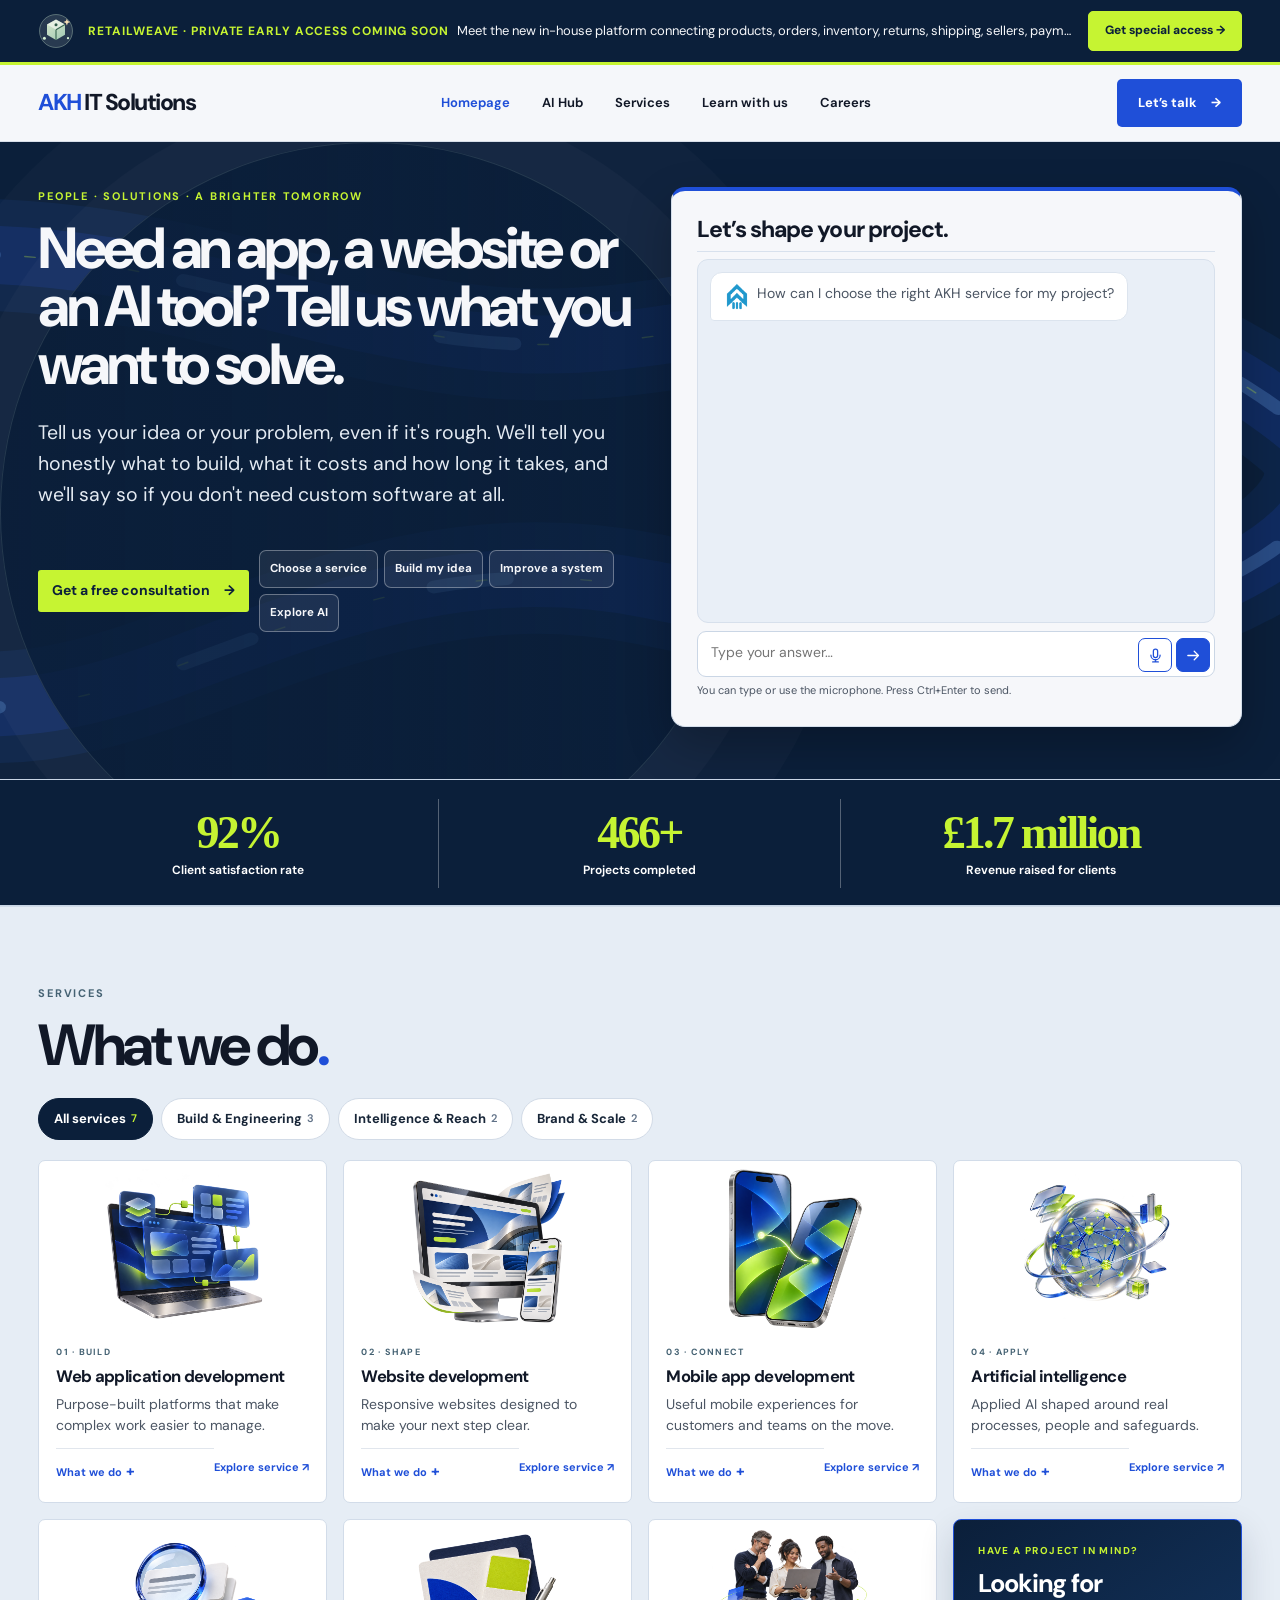
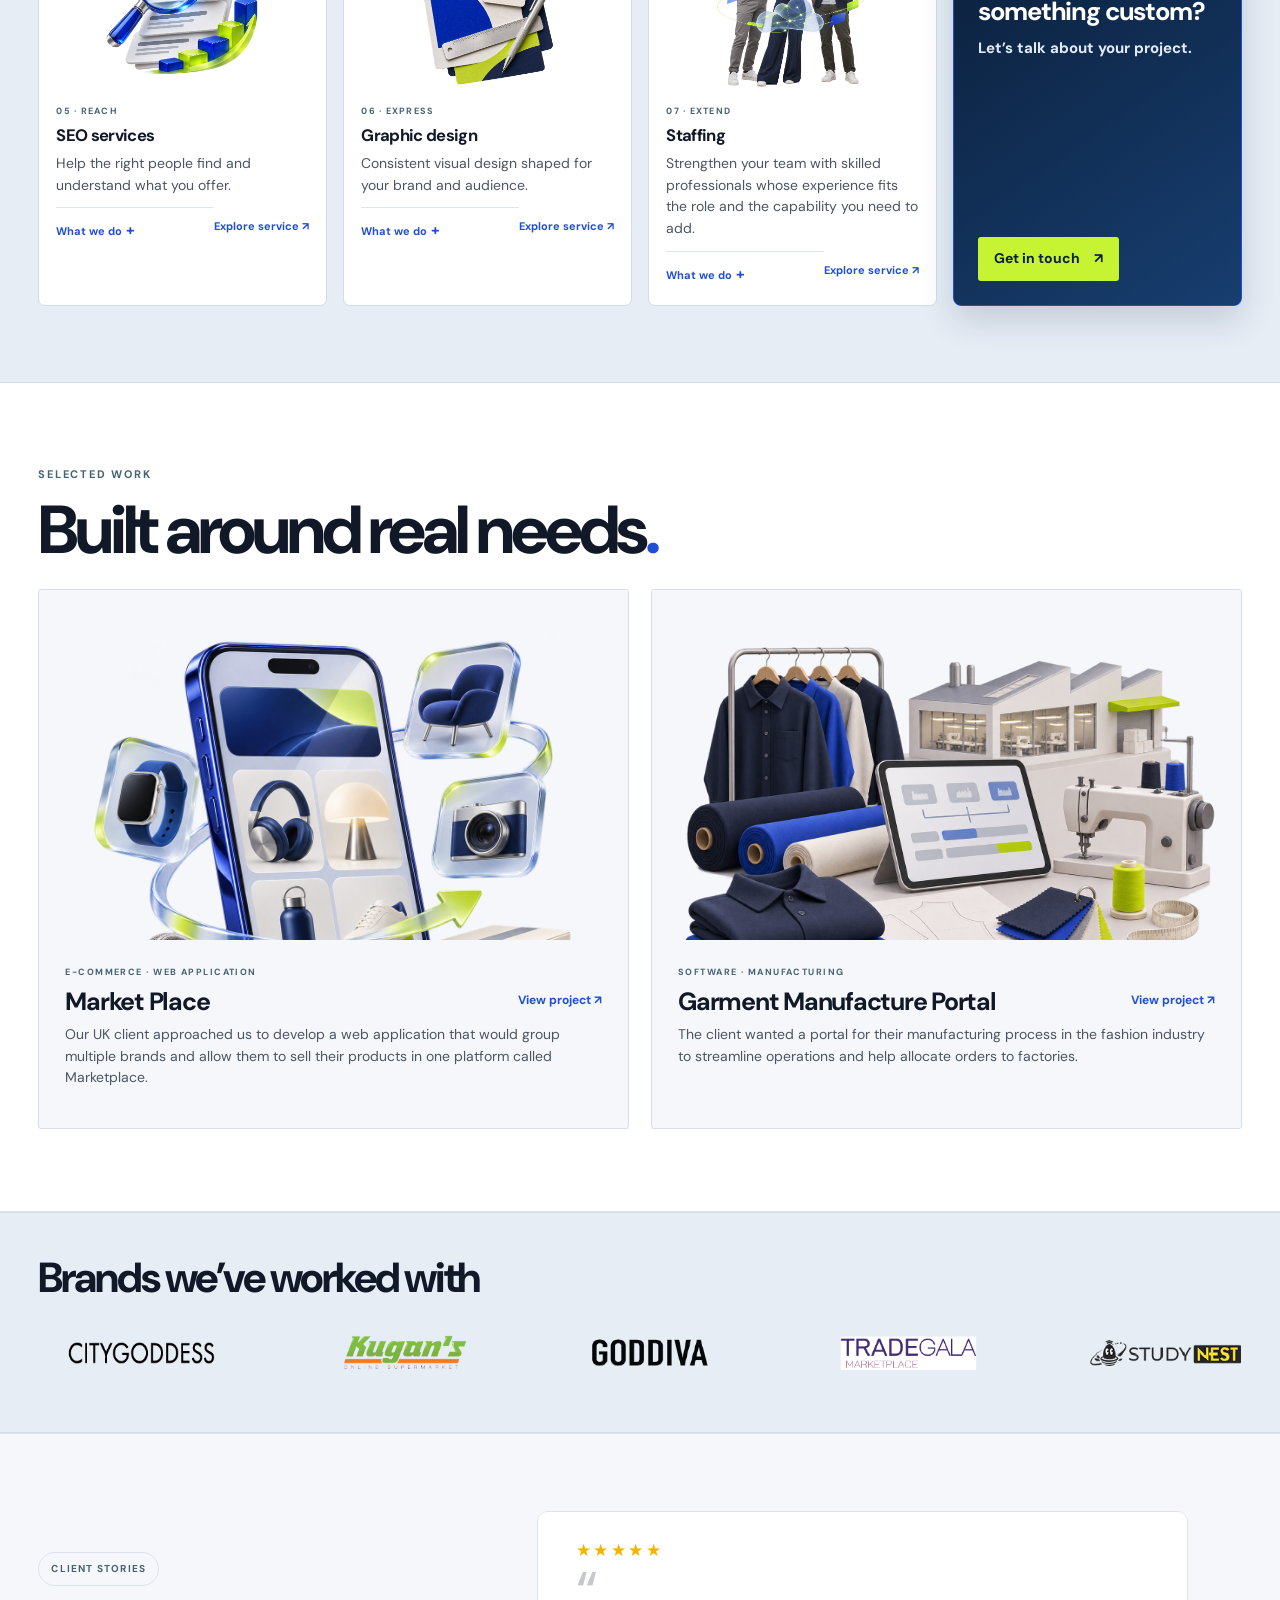
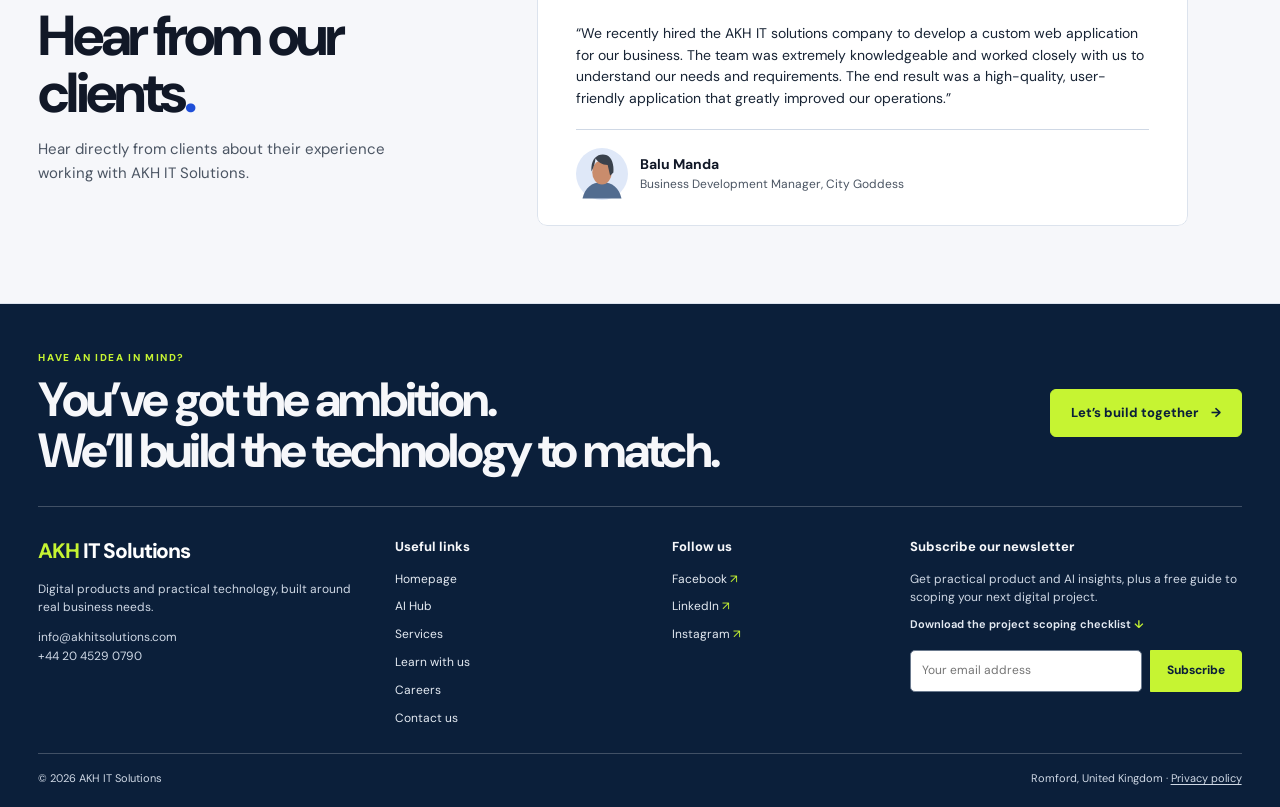
<file: site/index.html>
<!doctype html>
<html lang="en">
<head>
  <meta charset="utf-8">
  <meta name="viewport" content="width=device-width, initial-scale=1">
  <meta name="theme-color" content="#0B1F3A">
  <meta name="description" content="AKH IT Solutions builds web applications, websites, mobile apps and practical AI solutions for businesses ready to move forward.">
  <meta name="keywords" content="software development, web applications, mobile apps, artificial intelligence, IT solutions">
  <meta name="author" content="akhitsolutions.com">
  <link rel="shortcut icon" href="website/images/favicon.ico">
  <title>Revamped AKHIT | Digital products and technology</title>
  <style>
    :root{--paper:#f8f6f1;--white:#fffefa;--ink:#141a22;--muted:#65707c;--line:#dedbd3;--blue:#205bd5;--blue-dark:#1748ad;--blue-soft:#e8eef8;--terra:#b86c53;--terra-soft:#f3e9e3;--sage:#617a68;--sage-soft:#e9eee8;--width:1380px;--sans:Arial,Helvetica,sans-serif;--display:Arial,Helvetica,sans-serif}
    *{box-sizing:border-box}html{scroll-behavior:smooth;scroll-padding-top:80px}body{margin:0;background:var(--paper);color:var(--ink);font:16px/1.55 var(--sans);-webkit-font-smoothing:antialiased}a{color:inherit;text-decoration:none}button,input,select,textarea{font:inherit}.wrap{width:min(var(--width),calc(100% - 9vw));margin:auto}.eyebrow{margin:0 0 14px;color:#717987;font-size:10px;font-weight:700;letter-spacing:.19em;text-transform:uppercase}.blue-dot{color:var(--blue)}
    .header{position:sticky;top:0;z-index:10;border-bottom:1px solid var(--line);background:rgba(248,246,241,.96);backdrop-filter:blur(10px)}.nav{min-height:76px;display:flex;align-items:center;justify-content:space-between;gap:24px}.brand{font-size:23px;font-weight:800;letter-spacing:-.065em;white-space:nowrap}.brand b{color:var(--blue)}.links{display:flex;align-items:center;gap:clamp(17px,2.8vw,40px);font-size:13px;font-weight:600}.links a:hover,.text-link:hover{color:var(--blue)}.cta{display:inline-flex;align-items:center;justify-content:center;gap:14px;min-height:48px;padding:0 21px;border:0;border-radius:5px;background:var(--blue);color:#fff;font-size:13px;font-weight:700;white-space:nowrap;cursor:pointer;transition:background .2s,transform .2s}.cta:hover{background:var(--blue-dark);transform:translateY(-1px)}.cta-secondary{border:1px solid #9da4ab;background:transparent;color:var(--ink)}.cta-secondary:hover{border-color:var(--ink);background:#fffefa;color:var(--ink)}
    .hero{padding:55px 0 0;background:radial-gradient(ellipse at 82% 0%,#edf0ec 0,transparent 45%),var(--paper)}.hero-grid{display:grid;grid-template-columns:1.04fr .78fr;gap:clamp(40px,6vw,105px);align-items:center}.hero-copy{max-width:740px}.hero h1{max-width:760px;margin:0 0 20px;font:750 clamp(48px,5.5vw,76px)/.99 var(--display);letter-spacing:-.075em}.hero-copy>p:not(.eyebrow){max-width:690px;margin:0 0 17px;color:#545f6c;font-size:clamp(18px,2vw,21px);line-height:1.48}.hero-answers{display:grid;grid-template-columns:1fr 1fr;gap:8px 16px;margin:0 0 22px;padding:0;list-style:none;color:#394653;font-size:12px;line-height:1.42}.hero-answers li{position:relative;padding-left:17px}.hero-answers li:before{content:'✓';position:absolute;left:0;color:var(--blue);font-weight:800}.hero-actions{display:flex;flex-wrap:wrap;gap:12px}.hero-actions .cta{min-width:205px}.hero-actions .cta-secondary{min-width:180px}.hero-actions .play{display:inline-grid;width:21px;height:21px;place-items:center;border:1px solid currentColor;border-radius:50%;font-size:9px}.hero-form{padding:25px 27px;border:1px solid var(--line);border-radius:10px;background:var(--white);box-shadow:0 18px 50px #29251e0d}.hero-form h2{margin:0 0 6px;font:700 25px/1.2 var(--display);letter-spacing:-.05em}.form-intro{margin:0 0 18px;color:var(--muted);font-size:13px}.field{display:block;margin:0 0 13px}.field-label{display:block;margin:0 0 6px;color:#505a65;font-size:11px;font-weight:700}.field input,.field select,.field textarea{display:block;width:100%;padding:11px 12px;border:1px solid #d9d7d0;border-radius:4px;background:#fffefa;color:var(--ink);font:13px var(--sans)}.field textarea{min-height:82px;resize:vertical}.field input:focus,.field select:focus,.field textarea:focus{outline:2px solid #a9c2f4;outline-offset:1px;border-color:var(--blue)}.brief-wrap{position:relative}.brief-wrap textarea{padding-right:82px}.voice-button{position:absolute;right:8px;bottom:8px;display:inline-flex;align-items:center;gap:5px;padding:6px 8px;border:1px solid var(--line);border-radius:4px;background:#f7f5ef;color:#38424e;font-size:10px;font-weight:700;cursor:pointer}.voice-button:hover{border-color:var(--blue);color:var(--blue)}.voice-button[aria-pressed=true]{border-color:var(--terra);background:var(--terra-soft);color:#874d3b}.voice-disclosure{margin:-4px 0 12px;color:#6f7780;font-size:10px;line-height:1.45}.voice-status{min-height:16px;margin:-7px 0 8px;color:#425978;font-size:10px}.form-submit{width:100%;min-height:45px}.form-note{margin:9px 0 0;color:#77808a;font-size:10px;line-height:1.45}
    .proof-band{padding:21px 0 17px;background:linear-gradient(110deg,#18232e,#234b42 70%,#315f50);color:#f7f5ef}.proof-grid{display:grid;grid-template-columns:repeat(3,1fr)}.proof-item{padding:5px 26px;border-right:1px solid #ffffff30;text-align:center}.proof-item:first-child{padding-left:0}.proof-item:last-child{padding-right:0;border:0}.proof-value{display:block;color:#f4c5ae;font:750 clamp(26px,3vw,37px)/1.1 var(--display);letter-spacing:-.06em}.proof-label{display:block;margin-top:4px;color:#f1f0e9;font-size:12px;font-weight:650}.proof-note{margin:12px 0 0;color:#d0d7d0;font-size:9px;text-align:center;letter-spacing:.04em}
    .services{padding:24px 0 27px;border-bottom:1px solid var(--line);background:#f0ede6}.service-grid{display:grid;grid-template-columns:repeat(6,1fr)}.service{min-width:0;padding:3px 15px;border-right:1px solid #d8d4cc}.service:first-child{padding-left:0}.service:last-child{padding-right:0;border:0}.service small{display:block;margin-bottom:8px;color:var(--blue);font-size:9px;font-weight:700;letter-spacing:.11em}.service h2{margin:0 0 4px;font:700 14px/1.25 var(--display);letter-spacing:-.03em}.service p{margin:0;color:var(--muted);font-size:10px;line-height:1.4}.service:hover h2{color:var(--blue)}
    .impact{padding:58px 0 61px;background:linear-gradient(130deg,#e8eee8 0%,#f0ede6 55%,#f4e9e2 100%);border-bottom:1px solid var(--line)}.impact-head{display:grid;grid-template-columns:1fr .82fr;gap:36px;align-items:end;margin-bottom:24px}.impact-head h2,.section-head h2{max-width:700px;margin:0;font:750 clamp(36px,4.6vw,58px)/1 var(--display);letter-spacing:-.07em}.impact-head>p{margin:0;color:#56616a;font-size:14px;line-height:1.6}.impact-body{display:block}.industry-carousel{min-width:0}.industry-controls{display:flex;justify-content:flex-end;gap:8px;margin:0 0 12px}.industry-controls button{width:36px;height:36px;border:1px solid #c8cec7;border-radius:50%;background:#fffefa;color:#24303a;cursor:pointer}.industry-controls button:hover{border-color:var(--blue);color:var(--blue)}.industry-viewport{overflow:hidden;padding:12px 0 20px;touch-action:pan-y}.industry-track{display:flex;align-items:stretch;gap:12px;will-change:transform;transition:transform .55s cubic-bezier(.2,.7,.2,1)}.industry-card{position:relative;flex:0 0 calc((100% - 24px)/3);min-width:0;min-height:238px;padding:20px 18px 16px;border:1px solid #d7d9d1;border-radius:10px;background:rgba(255,254,250,.9);box-shadow:0 8px 26px #2730260b;opacity:.78;transform:scale(.93);transition:transform .45s cubic-bezier(.2,.7,.2,1),box-shadow .35s,opacity .35s}.industry-card.is-active{z-index:1;opacity:1;transform:scale(1.04);box-shadow:0 16px 35px #27302620}.industry-card h3{margin:0 0 8px;font:700 19px/1.2 var(--display);letter-spacing:-.035em}.industry-card>p{margin:0 0 15px;color:#65707c;font-size:12px;line-height:1.5}.industry-card details{margin-top:12px}.industry-card summary{color:var(--blue);font-size:11px;font-weight:700;cursor:pointer;list-style:none}.industry-card summary::-webkit-details-marker{display:none}.industry-card summary:after{content:' +';font-size:14px}.industry-card details[open] summary:after{content:' −'}.industry-card details p{margin:8px 0 0;color:#56616a;font-size:11px;line-height:1.48}.case-link{display:inline-block;margin:6px 11px 0 0;color:var(--blue);font-size:10px;font-weight:700}.industry-dots{display:flex;justify-content:center;gap:7px;margin:0 0 18px}.industry-dots button{width:7px;height:7px;padding:0;border:0;border-radius:10px;background:#aab3ac;cursor:pointer}.industry-dots button[aria-current=true]{width:22px;background:var(--blue)}.ai-panel{display:flex;flex-direction:column;justify-content:space-between;padding:23px;border:1px solid #d8dcd5;border-radius:7px;background:linear-gradient(155deg,#f8f7f1,#e1e8e1)}.ai-panel h3{margin:0 0 8px;font:700 24px/1.12 var(--display);letter-spacing:-.05em}.ai-panel>p{margin:0 0 18px;color:#5c6872;font-size:12px;line-height:1.55}.ai-label{display:block;margin-bottom:8px;color:#737d84;font-size:9px;font-weight:700;letter-spacing:.14em;text-transform:uppercase}.ai-tags{display:flex;flex-wrap:wrap;gap:7px}.ai-tags span{padding:7px 9px;border:1px solid #cbd3cb;border-radius:99px;background:#f8f7f1;color:#34453d;font-size:10px;font-weight:700}.ai-panel .text-link{display:inline-block;margin-top:20px}
    .work{padding:59px 0 65px;background:var(--paper)}.section-head{display:flex;justify-content:space-between;align-items:end;gap:35px;margin-bottom:24px}.section-head h2{font-size:clamp(36px,4.7vw,60px)}.section-head>p{max-width:420px;margin:0 0 5px;color:var(--muted);font-size:14px}.text-link{color:var(--blue);font-size:12px;font-weight:700}.work-grid{display:grid;grid-template-columns:1fr 1fr;gap:20px}.work-card{overflow:hidden;border:1px solid var(--line);background:var(--white)}.work-card>a:first-child{display:block;overflow:hidden}.work-card img{display:block;width:100%;aspect-ratio:1.62;object-fit:cover;transition:transform .5s}.work-card:hover img{transform:scale(1.025)}.work-copy{padding:18px 20px 20px}.work-copy .eyebrow{margin-bottom:7px;font-size:9px}.work-topline{display:flex;justify-content:space-between;align-items:start;gap:15px}.work-topline h3{margin:0 0 7px;font:700 22px/1.2 var(--display);letter-spacing:-.05em}.work-copy>p:not(.eyebrow){margin:0 0 11px;color:var(--muted);font-size:12px;line-height:1.55}.work-topline .text-link{padding-top:4px;white-space:nowrap}
    .clients{overflow:hidden;padding:32px 0 36px;background:linear-gradient(110deg,#244b3d,#213c37 60%,#26364a);color:#f7f5ef}.clients-head{display:flex;align-items:baseline;justify-content:space-between;gap:20px;margin-bottom:16px}.clients-head h2{margin:0;font:750 clamp(25px,3vw,35px)/1.1 var(--display);letter-spacing:-.05em}.clients-head p{margin:0;color:#d2ddd4;font-size:12px}.ticker{overflow:hidden}.ticker-track{display:flex;width:max-content;animation:brand-ticker 28s linear infinite}.client-set{display:flex;flex:0 0 auto;align-items:center;gap:14px;padding-right:14px}.client-name{display:grid;min-width:180px;min-height:66px;place-items:center;padding:12px 20px;border:1px solid #ffffff30;border-radius:4px;background:#ffffff0d;color:#f6f4ed;font-size:17px;font-weight:750;letter-spacing:-.04em;white-space:nowrap}.client-name:nth-child(2),.client-name:nth-child(4){font-family:Georgia,serif;font-style:italic}.ticker:hover .ticker-track,.ticker:focus-within .ticker-track,.ticker.is-paused .ticker-track{animation-play-state:paused}.ticker-controls{display:flex;justify-content:space-between;align-items:center;gap:16px;margin-top:13px;color:#d2ddd4;font-size:10px}.ticker-toggle{padding:5px 9px;border:1px solid #ffffff50;border-radius:3px;background:transparent;color:white;font-size:10px;cursor:pointer}.ticker-toggle:hover{background:#ffffff15}@keyframes brand-ticker{to{transform:translateX(-50%)}}
    .testimonials{padding:49px 0 52px;background:#e9eef5}.testimonial-head{margin-bottom:17px}.testimonial-head h2{margin:0;font:750 clamp(32px,4vw,47px)/1.04 var(--display);letter-spacing:-.065em}.carousel-tools{display:flex;gap:7px}.carousel-tools button{width:38px;height:38px;border:1px solid #c9d0d9;border-radius:50%;background:#f8f8f5;color:#24303a;cursor:pointer}.carousel-tools button:hover{border-color:var(--blue);color:var(--blue)}.quote-viewport{overflow:hidden}.quote-track{display:flex;transition:transform .55s cubic-bezier(.2,.7,.2,1)}.quote-card{position:relative;flex:0 0 100%;display:grid;grid-template-columns:1.4fr .6fr;gap:30px;align-items:center;min-height:170px;padding:23px 28px;border:1px solid #d5dce4;border-radius:7px;background:var(--white);box-shadow:0 9px 30px #202c3a0a}.quote-card>p{margin:0;color:#35414c;font:18px/1.5 Georgia,serif}.quote-mark{position:absolute;top:4px;right:24px;color:#dfb19e;font:75px/.9 Georgia,serif}.quote-person{display:flex;align-items:center;gap:12px;position:relative;z-index:1}.avatar{width:46px;height:46px;flex:none}.quote-person h3{margin:0 0 3px;font:700 12px var(--display)}.quote-person span{display:block;color:var(--muted);font-size:10px;line-height:1.4}.quote-dots{display:flex;justify-content:center;gap:6px;margin-top:12px}.quote-dots button{width:7px;height:7px;padding:0;border:0;border-radius:50%;background:#a8b1bd;cursor:pointer}.quote-dots button[aria-current=true]{width:20px;border-radius:8px;background:var(--blue)}
    .team{padding:51px 0 56px;background:linear-gradient(135deg,#f2eae4,#f6f3ed 48%,#e9eee8)}.team-head{display:flex;justify-content:space-between;align-items:end;gap:30px;margin-bottom:19px}.team-head h2{max-width:600px;margin:0;font:750 clamp(35px,4.4vw,54px)/1 var(--display);letter-spacing:-.07em}.team-head>p{max-width:370px;margin:0;color:#5d6872;font-size:12px}.team-grid{display:grid;grid-template-columns:repeat(3,1fr);gap:14px}.team-card{padding:13px;border:1px solid #dedbd3;border-radius:6px;background:#fffefa}.team-portrait{display:grid;aspect-ratio:1.8;place-items:center;overflow:hidden;border-radius:4px;background:linear-gradient(145deg,#e7edf1,#f3e9e3)}.team-card:nth-child(2) .team-portrait{background:linear-gradient(145deg,#e7eee8,#f1eee5)}.team-card:nth-child(3) .team-portrait{background:linear-gradient(145deg,#e7edf6,#f2e9e1)}.team-portrait svg{width:min(130px,48%);height:auto}.team-card h3{margin:12px 0 2px;font:700 16px var(--display);letter-spacing:-.03em}.team-card>p{margin:0;color:var(--muted);font-size:11px}.team-note{margin:12px 0 0;color:#747d83;font-size:9px}.team-more{display:inline-block;margin-top:13px;color:var(--blue);font-size:11px;font-weight:700}
    .footer{padding:32px 0 18px;background:#171d24;color:#ecece8}.footer-top{display:grid;grid-template-columns:1.2fr .8fr;gap:38px;align-items:center;padding-bottom:23px}.footer h2{margin:0 0 8px;font:700 28px/1.1 var(--display);letter-spacing:-.05em}.footer p{max-width:600px;margin:0;color:#bcc1c4;font-size:12px}.footer-links{display:flex;flex-wrap:wrap;justify-content:flex-end;gap:12px 21px;color:#e3e5e4;font-size:11px}.footer-bottom{display:flex;justify-content:space-between;gap:20px;padding-top:14px;border-top:1px solid #343a40;color:#b4bbc0;font-size:10px}.modal{width:min(680px,calc(100% - 28px));padding:0;border:1px solid #d5d1c8;border-radius:9px;background:var(--white);color:var(--ink);box-shadow:0 22px 80px #12192355}.modal::backdrop{background:#151a20a8;backdrop-filter:blur(3px)}.modal-inner{padding:25px}.modal-top{display:flex;justify-content:space-between;align-items:start;gap:20px}.modal h2{margin:0;font:700 25px/1.2 var(--display);letter-spacing:-.05em}.modal-close{width:34px;height:34px;border:1px solid var(--line);border-radius:50%;background:transparent;cursor:pointer}.video-placeholder{display:grid;min-height:270px;margin-top:19px;place-items:center;background:linear-gradient(145deg,#e6e9e4,#e9e1d8);text-align:center}.video-placeholder span{display:grid;width:58px;height:58px;place-items:center;border:1px solid #9da7a1;border-radius:50%;background:#fffefa;color:var(--blue);font-size:18px}.video-placeholder p{max-width:360px;margin:12px 14px 0;color:#56616a;font-size:12px}.sr-only{position:absolute;width:1px;height:1px;padding:0;margin:-1px;overflow:hidden;clip:rect(0,0,0,0);white-space:nowrap;border:0}
    @media(max-width:1000px){.wrap{width:calc(100% - 52px)}.links{gap:14px}.links a:nth-child(4),.links a:nth-child(5){display:none}.hero-grid{grid-template-columns:1fr .9fr;gap:28px}.hero{padding-top:42px}.hero h1{font-size:clamp(43px,6.2vw,62px)}.hero-form{padding:21px}.service-grid{grid-template-columns:repeat(3,1fr);row-gap:17px}.service:nth-child(3){border-right:0}.service:nth-child(4){padding-left:0}.service:nth-child(n+4){border-top:1px solid #d8d4cc;padding-top:14px}.impact-body{grid-template-columns:1fr}.ai-panel{min-height:190px}.industry-card{flex-basis:calc((100% - 24px)/3)}.team-card h3{font-size:14px}}
    @media(max-width:640px){.wrap{width:calc(100% - 34px)}.nav{min-height:65px}.links{display:none}.brand{font-size:20px}.nav>.cta{min-height:41px;padding-inline:14px;font-size:11px}.hero{padding:32px 0 25px}.hero-grid{grid-template-columns:1fr;gap:23px}.hero h1{font-size:clamp(43px,12vw,61px)}.hero-copy>p:not(.eyebrow){font-size:17px}.hero-answers{grid-template-columns:1fr;gap:7px;margin-bottom:18px;font-size:11px}.hero-actions{gap:8px}.hero-actions .cta{min-width:0;flex:1;padding:0 12px;font-size:11px}.hero-actions .cta-secondary{min-width:0}.hero-form{padding:19px}.proof-band{padding:17px 0 13px}.proof-item{padding:4px 8px}.proof-value{font-size:24px}.proof-label{font-size:9px;line-height:1.3}.proof-note{font-size:8px}.service-grid{grid-template-columns:repeat(2,1fr);row-gap:0}.service{padding:13px 10px;border:0;border-top:1px solid #d8d4cc}.service:nth-child(odd){padding-left:0;border-right:1px solid #d8d4cc}.service:nth-child(even){padding-right:0}.service:nth-child(-n+2){border-top:0}.service:nth-child(3){border-right:1px solid #d8d4cc}.service:nth-child(4){padding-left:10px}.service h2{font-size:12px}.service p{font-size:9px}.impact{padding:39px 0 42px}.impact-head{grid-template-columns:1fr;gap:12px;margin-bottom:18px}.impact-head h2,.section-head h2{font-size:40px}.impact-head>p{font-size:12px}.impact-body{gap:12px}.industry-controls{margin-bottom:4px}.industry-card{flex-basis:72%;min-height:225px;padding:17px 15px}.industry-card h3{font-size:16px}.industry-card>p{font-size:11px}.industry-dots{margin-bottom:12px}.ai-panel{padding:19px}.ai-panel h3{font-size:22px}.work{padding:39px 0 44px}.section-head{display:block;margin-bottom:17px}.section-head>p{margin-top:10px;font-size:12px}.work-grid{grid-template-columns:1fr;gap:13px}.work-copy{padding:15px}.work-topline h3{font-size:19px}.work-copy>p:not(.eyebrow){font-size:11px}.clients{padding:25px 0 29px}.clients-head{display:block}.clients-head h2{font-size:27px}.clients-head p{margin-top:5px;font-size:11px}.client-name{min-width:142px;min-height:54px;font-size:14px}.ticker-controls{font-size:9px}.testimonials{padding:35px 0 38px}.testimonial-head{display:flex;align-items:center}.testimonial-head h2{font-size:33px}.carousel-tools button{width:33px;height:33px}.quote-card{grid-template-columns:1fr;gap:15px;padding:19px 18px;min-height:220px}.quote-card>p{font-size:16px}.quote-person{margin-top:0}.team{padding:38px 0 41px}.team-head{display:block}.team-head h2{font-size:40px}.team-head>p{margin-top:10px;font-size:11px}.team-grid{grid-template-columns:1fr;gap:10px}.team-card{display:grid;grid-template-columns:90px 1fr;column-gap:14px;align-items:center;padding:10px}.team-portrait{grid-row:span 2;aspect-ratio:1}.team-portrait svg{width:68px}.team-card h3{align-self:end;margin:0 0 3px;font-size:15px}.team-card>p{align-self:start}.team-note{font-size:8px}.footer-top{grid-template-columns:1fr;gap:18px}.footer-links{justify-content:flex-start}.footer-bottom{flex-direction:column;gap:6px}.video-placeholder{min-height:210px}.modal-inner{padding:19px}}
    @media(prefers-reduced-motion:reduce){html{scroll-behavior:auto}.ticker-track{animation:none}.work-card img,.industry-card,.cta{transition:none}.quote-track,.industry-track{transition:none}}
    .team{padding:53px 0 56px;background:linear-gradient(125deg,#f0e9e4 0%,#f7f5ef 48%,#e8eee9 100%)}.team-head{display:grid;grid-template-columns:1fr .75fr;align-items:end}.team-grid{grid-template-columns:repeat(3,minmax(0,1fr));gap:17px}.team-card{padding:13px 13px 16px;border-radius:7px}.team-portrait{position:relative;aspect-ratio:1.2}.team-portrait svg:first-child{width:min(155px,50%)}.team-socials{position:absolute;right:10px;bottom:10px;left:10px;display:flex;justify-content:center;align-items:center;gap:17px;min-height:34px;border:1px solid #ffffff60;border-radius:5px;background:#1e28318f;color:#fff;backdrop-filter:blur(8px)}.team-socials>span,.team-socials svg{display:block;width:17px;height:17px;color:#fff;fill:none;font-family:Arial,sans-serif;font-size:15px;font-weight:700;line-height:17px;text-align:center}.team-socials .social-in{font-size:12px}.team-socials .social-f{font-family:Arial,sans-serif;font-size:19px}.team-socials .social-x path{stroke:#fff;stroke-width:2;fill:none}.team-socials .social-dot{fill:#fff;stroke:none}.team-card h3{margin-top:13px;font-size:17px}.team-card>p{font-size:11px}.team-note{margin-top:14px}
    .testimonials{padding:64px 0 68px;background:linear-gradient(135deg,#e8eef5 0%,#f0f3f5 58%,#e7ecef 100%)}.testimonial-layout{display:grid;grid-template-columns:.78fr 1.22fr;gap:clamp(30px,5vw,78px);align-items:center}.testimonial-copy h2{max-width:470px;margin:0 0 16px;font:750 clamp(36px,4.5vw,56px)/1.02 var(--display);letter-spacing:-.07em}.testimonial-copy>p:not(.eyebrow){max-width:420px;margin:0;color:#596675;font-size:15px;line-height:1.6}.testimonial-copy .eyebrow{color:var(--blue)}.quote-dots{justify-content:flex-start;gap:8px;margin-top:28px}.quote-dots button{width:9px;height:9px}.quote-dots button[aria-current=true]{width:27px}.testimonial-stage{min-width:0}.carousel-tools{justify-content:flex-end;margin-bottom:12px}.quote-viewport{overflow:hidden;border-radius:9px}.quote-track{align-items:stretch}.quote-card{flex:0 0 100%;grid-template-columns:1fr;align-content:space-between;gap:25px;min-height:340px;padding:34px 36px 28px;border:1px solid #d6dde5;border-radius:9px;background:#fffefa;box-shadow:0 18px 48px #23374a12;transition:transform .55s cubic-bezier(.2,.7,.2,1),opacity .4s}.quote-card>p{max-width:660px;color:#29333e;font:clamp(17px,1.7vw,22px)/1.55 Georgia,serif}.quote-mark{top:12px;right:25px;font-size:78px}.quote-person{align-self:end;padding-top:17px;border-top:1px solid #e0e3e6}.quote-person h3{font-size:14px}.quote-person span{font-size:12px}.avatar{width:52px;height:52px}
    .footer{padding:0 0 18px;background:#171d24;color:#ecece8}.footer-cta{display:flex;justify-content:space-between;align-items:center;gap:30px;padding:38px 0 34px;border-bottom:1px solid #343a40}.footer-cta .eyebrow{margin-bottom:9px;color:#c4ccd1}.footer-cta h2{max-width:760px;margin:0;font:750 clamp(31px,4.3vw,52px)/1.04 var(--display);letter-spacing:-.065em}.footer-cta .cta{flex:none}.footer-grid{display:grid;grid-template-columns:1.15fr .78fr .78fr 1.1fr;gap:30px;padding:29px 0 27px}.footer-grid h3{margin:3px 0 13px;color:#f4f4f0;font-size:14px;line-height:1.3}.footer-brand .brand{font-size:21px}.footer-about>p,.footer-contact,.newsletter p{margin:12px 0 0;color:#bac1c7;font-size:11px;line-height:1.6}.footer-contact a:hover,.footer-nav a:hover,.footer-social a:hover{color:#9dbbff}.footer-nav,.footer-social{display:grid;gap:9px;color:#bac1c7;font-size:11px}.footer-nav a,.footer-social a{width:max-content;max-width:100%}.footer-social span{color:#a9b4bf}.newsletter-control{display:block}.newsletter-control input{width:100%;min-width:0;min-height:42px;padding:0 12px;border:1px solid #56616c;border-radius:4px 0 0 4px;background:#fffefa;color:#171d24;font-size:12px}.newsletter-button{display:block;width:100%;min-height:40px;margin-top:8px;border:0;border-radius:4px;background:#f1f0eb;color:#171d24;font-size:12px;font-weight:700;cursor:default}.newsletter p{margin-top:8px;font-size:9px}.footer-bottom{padding-top:15px;border-top:1px solid #343a40}
    @media(max-width:1000px){.team-grid{gap:12px}.team-socials{gap:12px}.footer-grid{grid-template-columns:repeat(2,minmax(0,1fr));gap:25px}.testimonial-layout{grid-template-columns:.72fr 1.28fr;gap:30px}}
    @media(max-width:640px){.team{padding:38px 0 41px}.team-head{display:block}.team-grid{grid-template-columns:1fr;gap:12px}.team-card{display:grid;grid-template-columns:90px 1fr;column-gap:14px;align-items:center;padding:10px}.team-portrait{grid-row:span 2;aspect-ratio:1}.team-portrait svg:first-child{width:68px}.team-card h3{align-self:end;margin:0 0 3px;font-size:15px}.team-card>p{align-self:start}.team-socials{right:3px;bottom:3px;left:3px;gap:6px;min-height:25px}.team-socials>span,.team-socials svg{width:13px;height:13px;font-size:12px;line-height:13px}.team-socials .social-in{font-size:9px}.team-socials .social-f{font-size:15px}.team-note{font-size:8px}.testimonials{padding:40px 0 44px}.testimonial-layout{grid-template-columns:1fr;gap:23px}.testimonial-copy h2{font-size:39px}.testimonial-copy>p:not(.eyebrow){font-size:12px}.quote-dots{margin-top:17px}.carousel-tools{margin-bottom:9px}.quote-card{min-height:300px;padding:26px 21px 22px;gap:18px}.quote-card>p{font-size:16px}.quote-mark{right:15px;font-size:62px}.quote-person{gap:10px}.quote-person span{font-size:10px}.footer-cta{display:block;padding:31px 0 25px}.footer-cta h2{font-size:35px}.footer-cta .cta{margin-top:17px}.footer-grid{grid-template-columns:1fr 1fr;gap:24px 18px;padding:24px 0}.footer-grid h3{font-size:13px}.newsletter-control input,.newsletter-button{font-size:11px}.footer-bottom{flex-direction:column;gap:7px}}
    .skip-link{position:absolute;top:-60px;left:12px;z-index:30;padding:10px 14px;background:#fff;color:var(--ink)}.skip-link:focus{top:12px}
    .mobile-menu{display:none;position:relative}.mobile-menu summary{display:grid;min-width:40px;min-height:40px;place-items:center;border:1px solid var(--line);border-radius:4px;background:var(--white);cursor:pointer;list-style:none}.mobile-menu summary::-webkit-details-marker{display:none}.mobile-menu nav{position:absolute;top:calc(100% + 8px);right:0;z-index:20;display:grid;min-width:190px;padding:8px;border:1px solid var(--line);border-radius:6px;background:var(--white);box-shadow:0 12px 30px #20242a20}.mobile-menu nav a{padding:10px 12px;border-radius:3px;font-size:13px}.mobile-menu nav a:hover{background:var(--blue-soft);color:var(--blue)}
    .privacy-notice{position:fixed;right:18px;bottom:18px;z-index:40;width:min(500px,calc(100% - 36px));padding:16px 18px;border:1px solid #454d56;border-radius:6px;background:#171d24;color:#f1f1ed;box-shadow:0 10px 30px #1118;font-size:12px}.privacy-notice a{color:#a9c4ff;text-decoration:underline}.privacy-notice>div{display:flex;gap:8px;margin-top:11px}.privacy-notice button{padding:6px 13px;border:1px solid #9ba4ae;border-radius:3px;background:#f4f4ef;color:#171d24;font-size:11px;font-weight:700;cursor:pointer}.privacy-notice button.decline{background:transparent;color:#fff}
    @media(max-width:640px){.mobile-menu{display:block}.header .links{display:none}.nav{gap:10px}.brand{font-size:18px}.nav>.cta{min-height:41px;padding:0 12px;font-size:11px}.mobile-menu summary{min-width:36px;min-height:36px}}
    #preview-newsletter{display:grid;grid-template-columns:minmax(0,1fr) auto;gap:8px}#preview-newsletter .newsletter-button{width:auto;margin-top:0;padding:0 16px;border-radius:0 4px 4px 0}#preview-newsletter>p{grid-column:1/-1}
    .launch-bar{position:relative;z-index:11;background:linear-gradient(105deg,#17232d,#24483e);color:#f7f5ef}.launch-inner{display:flex;align-items:center;justify-content:space-between;gap:20px;min-height:54px;padding:8px 0}.launch-copy{margin:0;color:#e5e9e4;font-size:12px;line-height:1.4}.launch-copy strong{margin-right:8px;color:#f4c5ae;font-size:11px;letter-spacing:.08em;text-transform:uppercase}.launch-button{flex:none;min-height:36px;padding:0 14px;border:1px solid #d6ded7;border-radius:4px;background:transparent;color:#fff;font-size:11px;font-weight:700;cursor:pointer}.launch-button:hover{background:#ffffff18}.launch-intro{max-width:500px;margin:16px 0;color:#56616a;font-size:13px;line-height:1.55}.waitlist-form{display:grid;grid-template-columns:minmax(0,1fr) auto;align-items:end;gap:12px}.waitlist-form .field{margin:0}.waitlist-form .field-label{font-size:12px}.waitlist-form input,.waitlist-form .cta{min-height:46px}.waitlist-note{min-height:20px;margin:12px 0 0;color:#596675;font-size:11px;line-height:1.5}.waitlist-note:empty{display:none}
    @media(max-width:640px){.launch-inner{align-items:flex-start;flex-direction:column;gap:7px;padding:10px 0}.launch-copy{font-size:11px}.launch-copy strong{display:block;margin:0 0 2px;font-size:10px}.launch-button{min-height:33px}.waitlist-form{grid-template-columns:1fr}.waitlist-form .cta{width:100%}}
  </style>
  <link rel="stylesheet" href="website/css/homepage-refinements.css">
  <link rel="stylesheet" href="website/css/revamped.css">
  <link rel="stylesheet" href="website/css/homepage-blue-lime.css?v=20261019-blue-lime-2">
<link rel="stylesheet" href="website/css/shared-shell.css">
<link rel="stylesheet" href="website/css/akhit-unified.css?v=20261105-shared-footer">
  <link rel="stylesheet" href="website/css/homepage-refresh.css?v=20261106-hero-metrics-space">
<link rel="stylesheet" href="website/css/assistant-consistency.css?v=20261106-composer-match">
  <link rel="stylesheet" href="website/css/header-consistency.css?v=20261104-five-page-consistency">
  <link rel="stylesheet" href="website/css/responsive-system.css?v=20261105-breakpoints">
  <link rel="stylesheet" href="website/css/annotation-refinements.css?v=20261106-chat-quote-link-fix">
  <link rel="stylesheet" href="website/css/spacing-refinements.css?v=20261106">
  <link rel="stylesheet" href="website/css/section-bands.css?v=20261106-1">
</head>
<body class="homepage-page" data-assistant-context="home">
  <a class="skip-link" href="#main-content">Skip to content</a>
  <section class="launch-bar" aria-label="RetailWeave in-house product announcement"><div class="wrap launch-inner"><img class="launch-mascot" src="website/images/home/retailweave-mark.svg" alt=""><p class="launch-copy"><strong>RetailWeave · Private early access coming soon</strong><span class="launch-description"> Meet the new in-house platform connecting products, orders, inventory, returns, shipping, sellers, payments, finance and reporting.</span></p><button class="launch-button" id="open-waitlist" type="button" aria-haspopup="dialog" aria-controls="waitlist-dialog">Get special access <span aria-hidden="true">→</span></button></div></section>
  <header class="header" id="top"><div class="wrap nav"><a class="brand" href="#top" aria-label="AKH IT Solutions home"><b>AKH</b> IT Solutions</a><nav class="links" aria-label="Main navigation"><a href="#top" aria-current="page">Homepage</a><a href="service/artificial-intelligence.html">AI Hub</a><a href="services.html">Services</a><a href="learn-with-us.html">Learn with us</a><a href="careers.html">Careers</a></nav><details class="mobile-menu"><summary aria-label="Open navigation"><span aria-hidden="true">☰</span><span class="sr-only">Menu</span></summary><nav aria-label="Mobile navigation"><a href="#top" aria-current="page">Homepage</a><a href="service/artificial-intelligence.html">AI Hub</a><a href="services.html">Services</a><a href="learn-with-us.html">Learn with us</a><a href="careers.html">Careers</a></nav></details><a class="cta" href="https://avinashgit26.github.io/akhit-solutions-redesign/contact-us.html">Let’s talk <span aria-hidden="true">→</span></a></div></header>
  <main id="main-content">
    <section class="hero"><div class="wrap"><div class="hero-grid">
      <div class="hero-copy"><p class="eyebrow">People · solutions · a brighter tomorrow</p><h1>Need an app, a website or an AI tool? Tell us what you want to solve.</h1><p>Tell us your idea or your problem, even if it's rough. We'll tell you honestly what to build, what it costs and how long it takes, and we'll say so if you don't need custom software at all.</p><div class="hero-action-row">
        <div class="hero-actions"><a class="cta" href="https://avinashgit26.github.io/akhit-solutions-redesign/contact-us.html">Get a free consultation <span aria-hidden="true">→</span></a></div>
        <div class="hero-answers" role="group" aria-label="Ask AKH for guidance">
          <button class="hero-answer" type="button" data-ask-akh="How can I choose the right AKH service for my project?">Choose a service</button>
          <button class="hero-answer" type="button" data-ask-akh="Can AKH build a website or app from my existing design?">Build my idea</button>
          <button class="hero-answer" type="button" data-ask-akh="Can AKH improve an existing web application or system?">Improve a system</button>
          <button class="hero-answer" type="button" data-ask-akh="How can AI and workflow automation save my business time or money?">Explore AI</button>
        </div>
      </div>
      </div>
      <div class="hero-chat-stage">
      <aside class="hero-intake" aria-labelledby="brief-title">
        <div class="hero-intake-heading">
          <div><h2 id="brief-title">Let’s shape your project.</h2></div>
        </div>
        <div class="intake-thread" id="project-intake-thread" role="log" aria-live="polite" aria-relevant="additions">
          <p class="intake-message intake-message--guide"><img class="intake-guide-mark" src="website/images/home/akh-logo-mark.png" alt="" aria-hidden="true" width="28" height="30" draggable="false"><span class="intake-message-copy">How can I choose the right AKH service for my project?</span></p>
        </div>
        <form class="intake-composer" id="project-intake-form" novalidate>
          <label class="sr-only" for="project-intake-input">Your project details</label>
          <label class="sr-only" for="project-intake-email">Work email address</label>
          <div class="intake-composer-field">
            <textarea id="project-intake-input" rows="1" maxlength="1200" placeholder="Type your answer…" required></textarea>
            <input id="project-intake-email" type="email" maxlength="254" autocomplete="email" placeholder="Your work email address" hidden>
            <button class="intake-voice" id="project-intake-voice" type="button" aria-label="Use voice input" title="Use voice input" aria-pressed="false" aria-describedby="project-intake-status"><svg viewBox="0 0 24 24" aria-hidden="true" focusable="false"><rect x="9" y="3" width="6" height="12" rx="3"/><path d="M5.5 11.5a6.5 6.5 0 0 0 13 0M12 18v3m-4 0h8"/></svg></button>
            <button class="intake-send" type="submit" aria-label="Send answer"><svg viewBox="0 0 24 24" aria-hidden="true" focusable="false"><path d="M4 12h15m-6-6 6 6-6 6"/></svg></button>
          </div>
        </form>
        <p class="intake-status" id="project-intake-status" role="status" aria-live="polite">You can type or use the microphone. Press Ctrl+Enter to send.</p>
        <button class="intake-reset" id="project-intake-reset" type="button" hidden>Start a new brief</button>
      </aside>
      </div>
    </div></div>
    <div class="home-hero-abstract" aria-hidden="true">
      <svg class="home-hero-river home-hero-river--desktop" viewBox="0 0 1600 900" preserveAspectRatio="none" focusable="false">
        <path class="river-bed" d="M-100 160 C170 145 360 250 585 280 C830 312 1000 205 1220 225 C1410 243 1540 320 1630 405 C1710 482 1620 590 1445 655 C1235 733 1005 675 808 631 C580 580 400 666 208 746 C90 795 0 810 -100 790"/>
        <path class="river-channel" d="M-100 160 C170 145 360 250 585 280 C830 312 1000 205 1220 225 C1410 243 1540 320 1630 405 C1710 482 1620 590 1445 655 C1235 733 1005 675 808 631 C580 580 400 666 208 746 C90 795 0 810 -100 790"/>
        <path class="river-current river-current--wide" d="M-100 160 C170 145 360 250 585 280 C830 312 1000 205 1220 225 C1410 243 1540 320 1630 405 C1710 482 1620 590 1445 655 C1235 733 1005 675 808 631 C580 580 400 666 208 746 C90 795 0 810 -100 790"/>
        <path class="river-current river-current--fine" d="M-100 160 C170 145 360 250 585 280 C830 312 1000 205 1220 225 C1410 243 1540 320 1630 405 C1710 482 1620 590 1445 655 C1235 733 1005 675 808 631 C580 580 400 666 208 746 C90 795 0 810 -100 790"/>
      </svg>
      <svg class="home-hero-river home-hero-river--mobile" viewBox="0 0 430 1450" preserveAspectRatio="none" focusable="false">
        <path class="river-bed" d="M-70 115 C95 160 310 176 440 325 C545 445 520 565 415 690 C310 816 135 855 -25 990 C-140 1088 -58 1236 -92 1370"/>
        <path class="river-channel" d="M-70 115 C95 160 310 176 440 325 C545 445 520 565 415 690 C310 816 135 855 -25 990 C-140 1088 -58 1236 -92 1370"/>
        <path class="river-current river-current--wide" d="M-70 115 C95 160 310 176 440 325 C545 445 520 565 415 690 C310 816 135 855 -25 990 C-140 1088 -58 1236 -92 1370"/>
        <path class="river-current river-current--fine" d="M-70 115 C95 160 310 176 440 325 C545 445 520 565 415 690 C310 816 135 855 -25 990 C-140 1088 -58 1236 -92 1370"/>
      </svg>
    </div>
  </section>

    <section class="proof-band" aria-label="Company impact highlights"><div class="wrap"><div class="proof-grid"><div class="proof-item"><strong class="proof-value" data-count="98" data-suffix="%">98%</strong><span class="proof-label">Client satisfaction rate</span></div><div class="proof-item"><strong class="proof-value" data-count="500" data-suffix="+">500+</strong><span class="proof-label">Projects completed</span></div><div class="proof-item"><strong class="proof-value" data-count="1.8" data-prefix="£" data-suffix=" million" data-decimals="1">£1.8 million</strong><span class="proof-label">Revenue raised for clients</span></div></div></div></section>
    <section class="impact home-services" id="impact"><div class="wrap"><div class="impact-head"><div><p class="eyebrow">Services</p><h2>What we do<span class="blue-dot">.</span></h2></div></div><div class="home-service-tabs" role="tablist" aria-label="Filter services">
  <button class="home-service-tab" id="service-tab-all" type="button" role="tab" aria-selected="true" aria-controls="home-service-panel" tabindex="0" data-service-filter="all">All services <span>7</span></button>
  <button class="home-service-tab" id="service-tab-build" type="button" role="tab" aria-selected="false" aria-controls="home-service-panel" tabindex="-1" data-service-filter="build">Build &amp; Engineering <span>3</span></button>
  <button class="home-service-tab" id="service-tab-intelligence" type="button" role="tab" aria-selected="false" aria-controls="home-service-panel" tabindex="-1" data-service-filter="intelligence">Intelligence &amp; Reach <span>2</span></button>
  <button class="home-service-tab" id="service-tab-scale" type="button" role="tab" aria-selected="false" aria-controls="home-service-panel" tabindex="-1" data-service-filter="scale">Brand &amp; Scale <span>2</span></button>
</div>
<section class="home-service-panel" id="home-service-panel" role="tabpanel" aria-labelledby="service-tab-all" tabindex="0">
  <div class="home-service-grid">
    <article class="home-service-card" data-service-category="build"><img src="website/images/home/services/service-web-app-cutout.png" alt="Editorial scene representing web application development" loading="lazy"><div class="home-service-copy"><p class="eyebrow">01 · Build</p><h3>Web application development</h3><p>Purpose-built platforms that make complex work easier to manage.</p><details><summary>What we do</summary><ul><li>ERP and finance tools</li><li>CRM systems</li><li>HR and workforce platforms</li><li>Reservation, appointment and logistics workflows</li></ul></details><a class="case-link" href="services.html#web-application-development">Explore service <span aria-hidden="true">↗</span></a></div></article>
    <article class="home-service-card" data-service-category="build"><img src="website/images/home/services/service-website-cutout.png" alt="Editorial scene representing website development" loading="lazy"><div class="home-service-copy"><p class="eyebrow">02 · Shape</p><h3>Website development</h3><p>Responsive websites designed to make your next step clear.</p><details><summary>What we do</summary><ul><li>Responsive business websites</li><li>E-commerce storefronts and order flows</li><li>CMS publishing</li><li>Page-speed and organic-search improvements</li></ul></details><a class="case-link" href="services.html#website-development">Explore service <span aria-hidden="true">↗</span></a></div></article>
    <article class="home-service-card" data-service-category="build"><img src="website/images/home/services/service-mobile-app-cutout.png" alt="Editorial scene representing mobile app development" loading="lazy"><div class="home-service-copy"><p class="eyebrow">03 · Connect</p><h3>Mobile app development</h3><p>Useful mobile experiences for customers and teams on the move.</p><details><summary>What we do</summary><ul><li>Native iOS and Android apps</li><li>Cross-platform applications</li><li>Enterprise mobility</li><li>UX, security, performance and ongoing maintenance</li></ul></details><a class="case-link" href="services.html#mobile-app-development">Explore service <span aria-hidden="true">↗</span></a></div></article>
    <article class="home-service-card" data-service-category="intelligence"><img src="website/images/home/services/service-ai-cutout.png" alt="Editorial scene representing applied artificial intelligence" loading="lazy"><div class="home-service-copy"><p class="eyebrow">04 · Apply</p><h3>Artificial intelligence</h3><p>Applied AI shaped around real processes, people and safeguards.</p><details><summary>What we do</summary><ul><li>Map existing processes</li><li>Identify repeated work and information gaps</li><li>Explore assistants, knowledge search, automation and AI product features</li><li>Evaluate with safeguards and human review</li></ul></details><a class="case-link" href="services.html#artificial-intelligence">Explore service <span aria-hidden="true">↗</span></a></div></article>
    <article class="home-service-card" data-service-category="intelligence"><img src="website/images/home/services/service-seo-cutout.png" alt="Editorial scene representing search strategy and SEO" loading="lazy"><div class="home-service-copy"><p class="eyebrow">05 · Reach</p><h3>SEO services</h3><p>Help the right people find and understand what you offer.</p><details><summary>What we do</summary><ul><li>Analyse market demand and competitors</li><li>Plan content and keywords</li><li>Improve page content and metadata</li><li>Optimise landing pages and link profiles</li></ul></details><a class="case-link" href="services.html#seo-services">Explore service <span aria-hidden="true">↗</span></a></div></article>
    <article class="home-service-card" data-service-category="scale"><img src="website/images/home/services/service-graphic-design-cutout.png" alt="Editorial scene representing graphic design" loading="lazy"><div class="home-service-copy"><p class="eyebrow">06 · Express</p><h3>Graphic design</h3><p>Consistent visual design shaped for your brand and audience.</p><details><summary>What we do</summary><ul><li>Logos and visual identity</li><li>Print materials</li><li>Website graphics</li><li>Social media content</li></ul></details><a class="case-link" href="services.html#graphic-design">Explore service <span aria-hidden="true">↗</span></a></div></article>
    <article class="home-service-card" data-service-category="scale"><img src="website/images/home/services/service-tech-staffing-cutout.png" alt="Editorial scene representing experienced professionals joining a team" loading="lazy"><div class="home-service-copy"><p class="eyebrow">07 · Extend</p><h3>Staffing</h3><p>Strengthen your team with skilled professionals whose experience fits the role and the capability you need to add.</p><details><summary>What we do</summary><ul><li>Technology professionals</li><li>Marketing specialists</li><li>Administration professionals</li><li>Operations support shaped around your team</li></ul></details><a class="case-link" href="services.html#tech-staffing">Explore service <span aria-hidden="true">↗</span></a></div></article>
    <article class="home-service-cta home-service-cta-card">
      <div><p class="eyebrow">Have a project in mind?</p><h3>Looking for something custom?</h3><p>Let’s talk about your project.</p></div>
      <a class="cta" href="https://avinashgit26.github.io/akhit-solutions-redesign/contact-us.html">Get in touch <span aria-hidden="true">↗</span></a>
    </article>
  </div>
</section>
</div></section>
<section class="work" id="selected-work"><div class="wrap"><div class="section-head"><div><p class="eyebrow">Selected work</p><h2>Built around real needs<span class="blue-dot">.</span></h2></div></div><div class="work-grid">
      <article class="work-card"><a href="https://avinashgit26.github.io/akhit-solutions-redesign/portfolio/market-place.html"><img src="website/images/home/selected-marketplace-scene.png" alt="Marketplace digital product scene"></a><div class="work-copy"><p class="eyebrow">E-commerce · Web application</p><div class="work-topline"><h3>Market Place</h3><a class="text-link" href="https://avinashgit26.github.io/akhit-solutions-redesign/portfolio/market-place.html" target="_blank" rel="noopener noreferrer">View project ↗</a></div><p>Our UK client approached us to develop a web application that would group multiple brands and allow them to sell their products in one platform called Marketplace.</p></div></article>
      <article class="work-card"><a href="https://avinashgit26.github.io/akhit-solutions-redesign/portfolio/garment-manufacture-portal.html"><img src="website/images/home/selected-garment-manufacturing-scene.png" alt="Garment manufacturing portal product scene"></a><div class="work-copy"><p class="eyebrow">Software · Manufacturing</p><div class="work-topline"><h3>Garment Manufacture Portal</h3><a class="text-link" href="https://avinashgit26.github.io/akhit-solutions-redesign/portfolio/garment-manufacture-portal.html" target="_blank" rel="noopener noreferrer">View project ↗</a></div><p>The client wanted a portal for their manufacturing process in the fashion industry to streamline operations and help allocate orders to factories.</p></div></article>
    </div></div></section>
    <section class="clients" aria-label="AKH client brands"><div class="wrap"><div class="clients-head"><h2>Brands we’ve worked with</h2></div><div class="ticker" id="client-ticker" role="region" aria-label="Client names scrolling horizontally"><div class="ticker-track"><div class="client-set"><span class="client-name"><img class="client-logo" src="website/images/clients/citygoddess.png" alt="CityGoddess"></span><span class="client-name"><img class="client-logo" src="website/images/clients/kugans.png" alt="Kugans"></span><span class="client-name"><img class="client-logo" src="website/images/clients/goddiva.png" alt="GODDIVA"></span><span class="client-name"><img class="client-logo" src="website/images/clients/tradegala.png" alt="TRADEGALA"></span><span class="client-name"><img class="client-logo" src="website/images/clients/study-nest.png" alt="StudyNest"></span></div><div class="client-set" aria-hidden="true"><span class="client-name"><img class="client-logo" src="website/images/clients/citygoddess.png" alt="CityGoddess"></span><span class="client-name"><img class="client-logo" src="website/images/clients/kugans.png" alt="Kugans"></span><span class="client-name"><img class="client-logo" src="website/images/clients/goddiva.png" alt="GODDIVA"></span><span class="client-name"><img class="client-logo" src="website/images/clients/tradegala.png" alt="TRADEGALA"></span><span class="client-name"><img class="client-logo" src="website/images/clients/study-nest.png" alt="StudyNest"></span></div></div></div></div></section>

<section class="testimonials"><div class="wrap"><div class="testimonial-layout"><div class="testimonial-copy"><p class="eyebrow">Client stories</p><h2>Hear from our clients<span class="blue-dot">.</span></h2><p>Hear directly from clients about their experience working with AKH IT Solutions.</p></div><div class="testimonial-stage"><div class="quote-viewport" role="region" aria-roledescription="carousel" aria-label="Client feedback" aria-live="off" tabindex="0"><div class="quote-track">
<article class="quote-card is-current" aria-label="1 of 3"><div class="quote-rating" role="img" aria-label="5 out of 5 stars">★★★★★</div><span class="quote-mark" aria-hidden="true">“</span><p>“We recently hired the AKH IT solutions company to develop a custom web application for our business. The team was extremely knowledgeable and worked closely with us to understand our needs and requirements. The end result was a high-quality, user-friendly application that greatly improved our operations.”</p><div class="quote-person"><svg class="avatar" viewBox="0 0 64 64" aria-hidden="true"><circle cx="32" cy="32" r="32" fill="#dfe8f8"/><path d="M8 62c3-13 11-20 24-20s21 7 24 20" fill="#526c8f"/><ellipse cx="32" cy="30" rx="12" ry="15" fill="#c98c6c"/><path d="M19 29c-1-13 5-21 14-21s14 8 13 22l-4 4-3-13c-7 0-12-4-15-8-1 8-3 12-5 16z" fill="#39414c"/></svg><div><h3>Balu Manda</h3><span>Business Development Manager, City Goddess</span></div></div></article>
<article class="quote-card" aria-label="2 of 3"><div class="quote-rating" role="img" aria-label="5 out of 5 stars">★★★★★</div><span class="quote-mark" aria-hidden="true">“</span><p>“Our company has been working with the AKH IT solutions team on a number of web app development projects, and we've been consistently impressed with their expertise and innovative approach to problem-solving. We're excited to continue working with them on future projects.”</p><div class="quote-person"><svg class="avatar" viewBox="0 0 64 64" aria-hidden="true"><circle cx="32" cy="32" r="32" fill="#f1e4dd"/><path d="M8 62c3-13 11-20 24-20s21 7 24 20" fill="#ad7059"/><ellipse cx="32" cy="30" rx="12" ry="15" fill="#e9bd9e"/><path d="M19 30c0-13 5-21 14-21 10 0 15 8 13 23l-4 5-3-15c-6 0-11-4-15-8-1 6-3 11-5 16z" fill="#685344"/></svg><div><h3>Amber Domenech Paty</h3><span>Head of E-commerce, Tradegala</span></div></div></article>
<article class="quote-card" aria-label="3 of 3"><div class="quote-rating" role="img" aria-label="5 out of 5 stars">★★★★★</div><span class="quote-mark" aria-hidden="true">“</span><p>“As a start-up, we needed a reliable partner to help us build out our digital product offering. This team has been a great fit for us, offering a full range of services from web development to data analytics. Their team is responsive, flexible, and dedicated to delivering high-quality work.”</p><div class="quote-person"><svg class="avatar" viewBox="0 0 64 64" aria-hidden="true"><circle cx="32" cy="32" r="32" fill="#e7ece5"/><path d="M8 62c3-13 11-20 24-20s21 7 24 20" fill="#667e69"/><ellipse cx="32" cy="30" rx="12" ry="15" fill="#a96e50"/><path d="M19 29c0-13 5-20 14-20 9 0 14 7 13 20l-4 5-3-14c-6 0-12-3-15-7-1 6-3 10-5 13z" fill="#282d32"/></svg><div><h3>Shangami S Muthumani</h3><span>Business Development Manager, Kugans</span></div></div></article>
</div></div></div></div></div></section>
  </main>
      <footer class="site-footer">
    <div class="site-footer-wrap">
      <div class="site-footer-cta"><div><p class="site-footer-eyebrow">Have an idea in mind?</p><h2>You’ve got the ambition.<br>We’ll build the technology to match.</h2></div><a class="site-footer-button" href="https://avinashgit26.github.io/akhit-solutions-redesign/contact-us.html">Let’s build together <span aria-hidden="true">→</span></a></div>
      <div class="site-footer-grid">
        <div class="site-footer-about"><a class="site-footer-brand" href="index.html#top"><b>AKH</b> IT Solutions</a><p>Digital products and practical technology, built around real business needs.</p><p class="site-footer-contact"><a href="mailto:info@akhitsolutions.com">info@akhitsolutions.com</a><br><a href="tel:+442045290790">+44 20 4529 0790</a></p></div>
        <div><h3>Useful links</h3><nav class="site-footer-nav" aria-label="Useful links"><a href="index.html">Homepage</a><a href="service/artificial-intelligence.html">AI Hub</a><a href="services.html">Services</a><a href="learn-with-us.html">Learn with us</a><a href="careers.html">Careers</a><a href="https://avinashgit26.github.io/akhit-solutions-redesign/contact-us.html">Contact us</a></nav></div>
        <div><h3>Follow us</h3><nav class="site-footer-social" aria-label="AKH social accounts"><a href="https://www.facebook.com/people/AKHIT-Solutions-Pvt-Ltd/100086494841632/" target="_blank" rel="noopener noreferrer">Facebook <span aria-hidden="true">↗</span></a><a href="https://www.linkedin.com/company/a-k-h-it-solutions/" target="_blank" rel="noopener noreferrer">LinkedIn <span aria-hidden="true">↗</span></a><a href="https://instagram.com/akh_it_solutions?igshid=YmMyMTA2M2Y=" target="_blank" rel="noopener noreferrer">Instagram <span aria-hidden="true">↗</span></a></nav></div>
        <div class="site-newsletter"><h3>Subscribe our newsletter</h3><p>Get practical product and AI insights, plus a free guide to scoping your next digital project.</p><a class="site-newsletter-resource" href="https://avinashgit26.github.io/akhit-solutions-redesign/website/downloads/digital-project-scoping-checklist.pdf" download>Download the project scoping checklist <span aria-hidden="true">↓</span></a><form id="preview-newsletter"><label class="site-newsletter-control"><span class="sr-only">Your email address</span><input id="newsletter-email" type="email" placeholder="Your email address" autocomplete="email" required></label><button type="submit" class="newsletter-button">Subscribe</button></form></div>
      </div>
      <div class="site-footer-bottom"><span>© 2026 AKH IT Solutions</span><span>Romford, United Kingdom · <a href="https://avinashgit26.github.io/akhit-solutions-redesign/privacy-policy.html">Privacy policy</a></span></div>
    </div>
  </footer>
  <button class="lc-assistant-launcher assistant-launcher" id="assistant-launcher" type="button" aria-controls="assistant-panel" aria-expanded="false" hidden><span class="assistant-launcher-orb" aria-hidden="true"></span><span>Virtual Assistant</span></button>
  <aside class="lc-assistant-panel assistant-panel" id="assistant-panel" hidden role="dialog" aria-labelledby="assistant-title"><div class="lc-assistant-head"><img class="assistant-logo-mark assistant-logo-mark--panel" src="website/images/home/akh-logo-mark.png" alt="" aria-hidden="true" width="40" height="40" draggable="false"><div class="lc-assistant-heading assistant-heading"><strong id="assistant-title">Chat with us</strong></div><button class="lc-assistant-close assistant-close" id="assistant-close" type="button" aria-label="Close assistant">×</button></div><p class="lc-assistant-intro assistant-intro">Hi there. Want to know more about working at AKH?</p><p class="lc-assistant-capability assistant-capability">Ask me about the open roles, our team or how to apply.</p><div class="lc-assistant-messages assistant-messages" id="assistant-messages" role="log" aria-live="polite"><p class="lc-assistant-message assistant-message">What would you like to know?</p></div><div class="lc-assistant-prompts assistant-prompts" id="assistant-prompts"><button type="button" data-prompt="What roles are open at AKH?">Open roles</button><button type="button" data-prompt="How do I apply for a role?">How to apply</button><button type="button" data-prompt="What is it like to work with the AKH team?">About the team</button></div><form class="lc-assistant-form assistant-form" id="assistant-form"><div class="assistant-composer"><label class="lc-sr-only" for="assistant-input">Ask AKH a question</label><input class="lc-assistant-input assistant-input" id="assistant-input" type="text" maxlength="500" placeholder="Ask a question…" autocomplete="off"><button class="lc-assistant-voice assistant-voice" id="assistant-voice" type="button" aria-label="Use voice input" aria-pressed="false"><svg class="assistant-mic-icon" viewBox="0 0 24 24" aria-hidden="true" focusable="false"><rect x="9" y="3" width="6" height="11" rx="3"></rect><path d="M5.5 11a6.5 6.5 0 0 0 13 0M12 17.5V21m-4 0h8"></path></svg></button><button class="lc-assistant-send assistant-send" type="submit" aria-label="Send question">→</button></div></form><p class="lc-assistant-status assistant-status" id="assistant-status" role="status" aria-live="polite"></p></aside>
  <dialog class="modal launch-dialog" id="waitlist-dialog" aria-labelledby="waitlist-title"><div class="modal-inner"><div class="modal-top"><div><p class="eyebrow">RetailWeave · Private early access</p><h2 id="waitlist-title">Get special early access.</h2></div><button class="modal-close" id="close-waitlist" type="button" aria-label="Close waitlist dialog">×</button></div><p class="launch-intro">RetailWeave is an upcoming in-house retail operations platform bringing products, orders, inventory, returns, shipping, sellers, payments, finance and reporting together.</p><form class="waitlist-form" id="waitlist-form" novalidate><label class="field"><span class="field-label">Email address</span><input id="waitlist-email" name="email" type="email" autocomplete="email" placeholder="you@company.com" required></label><button class="cta" type="submit">Join the waitlist <span aria-hidden="true">→</span></button></form><p class="waitlist-note" id="waitlist-status" role="status" aria-live="polite"></p></div></dialog>

  <script>
    (()=>{
      const waitlist=document.getElementById('waitlist-dialog');
      const waitlistForm=document.getElementById('waitlist-form');
      const waitlistEmail=document.getElementById('waitlist-email');
      const waitlistStatus=document.getElementById('waitlist-status');
      document.getElementById('open-waitlist').addEventListener('click',()=>waitlist.showModal());
      document.getElementById('close-waitlist').addEventListener('click',()=>waitlist.close());
      waitlist.addEventListener('click',event=>{if(event.target===waitlist)waitlist.close()});
      waitlistForm.addEventListener('submit',event=>{
        event.preventDefault();
        if(!waitlistEmail.value.trim()||!waitlistEmail.validity.valid){waitlistEmail.reportValidity();return}
        waitlistStatus.textContent='RetailWeave early access is coming soon.';
      });

      const viewport=document.querySelector('.quote-viewport');
      const cards=[...document.querySelectorAll('.quote-card')];
      let current=0,timer=0;
      const reduceMotion=matchMedia('(prefers-reduced-motion: reduce)').matches;
      const update=index=>{
        current=(index+cards.length)%cards.length;
        const active=cards[current];
        viewport.style.height=active.offsetHeight+'px';
        cards.forEach((card,i)=>{card.setAttribute('aria-hidden',String(i!==current));card.classList.toggle('is-current',i===current)});
      };
      const stop=()=>{clearInterval(timer);timer=0};
      const start=()=>{stop();if(!reduceMotion&&!viewport.matches(':hover')&&!document.hidden)timer=setInterval(()=>update(current+1),7600)};
      viewport.addEventListener('mouseenter',stop);viewport.addEventListener('mouseleave',start);
      document.addEventListener('visibilitychange',()=>document.hidden?stop():start());
      window.addEventListener('resize',()=>update(current),{passive:true});
      update(0);start();
    })();
  </script>
  
  
  
  
  
  <script defer src="website/js/revamped.js"></script>
    <script defer src="website/js/homepage-assistant.js"></script>
    <script defer src="website/js/homepage-interactions.js?v=20261105-hero-chat"></script>
    <script defer src="website/js/homepage-intake.js?v=20261105-hero-chat"></script>
</body>
</html>
</file>
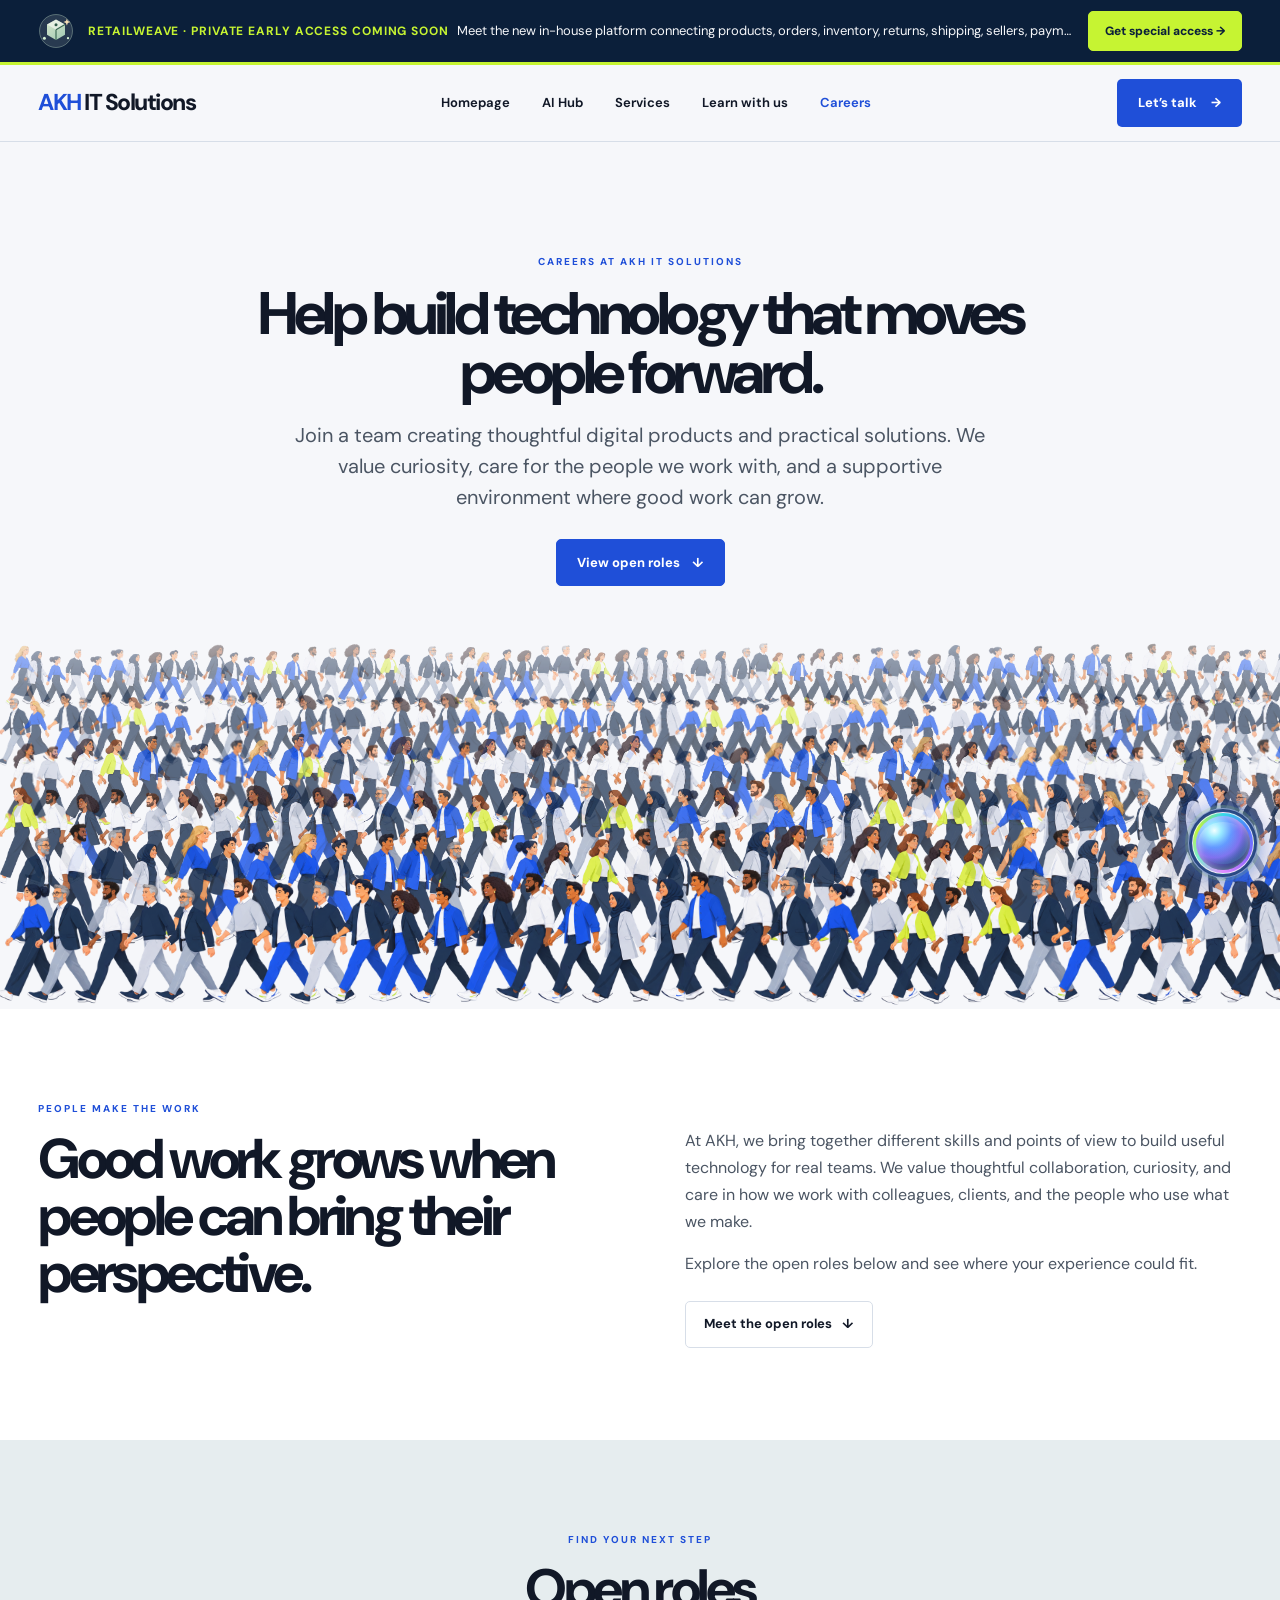
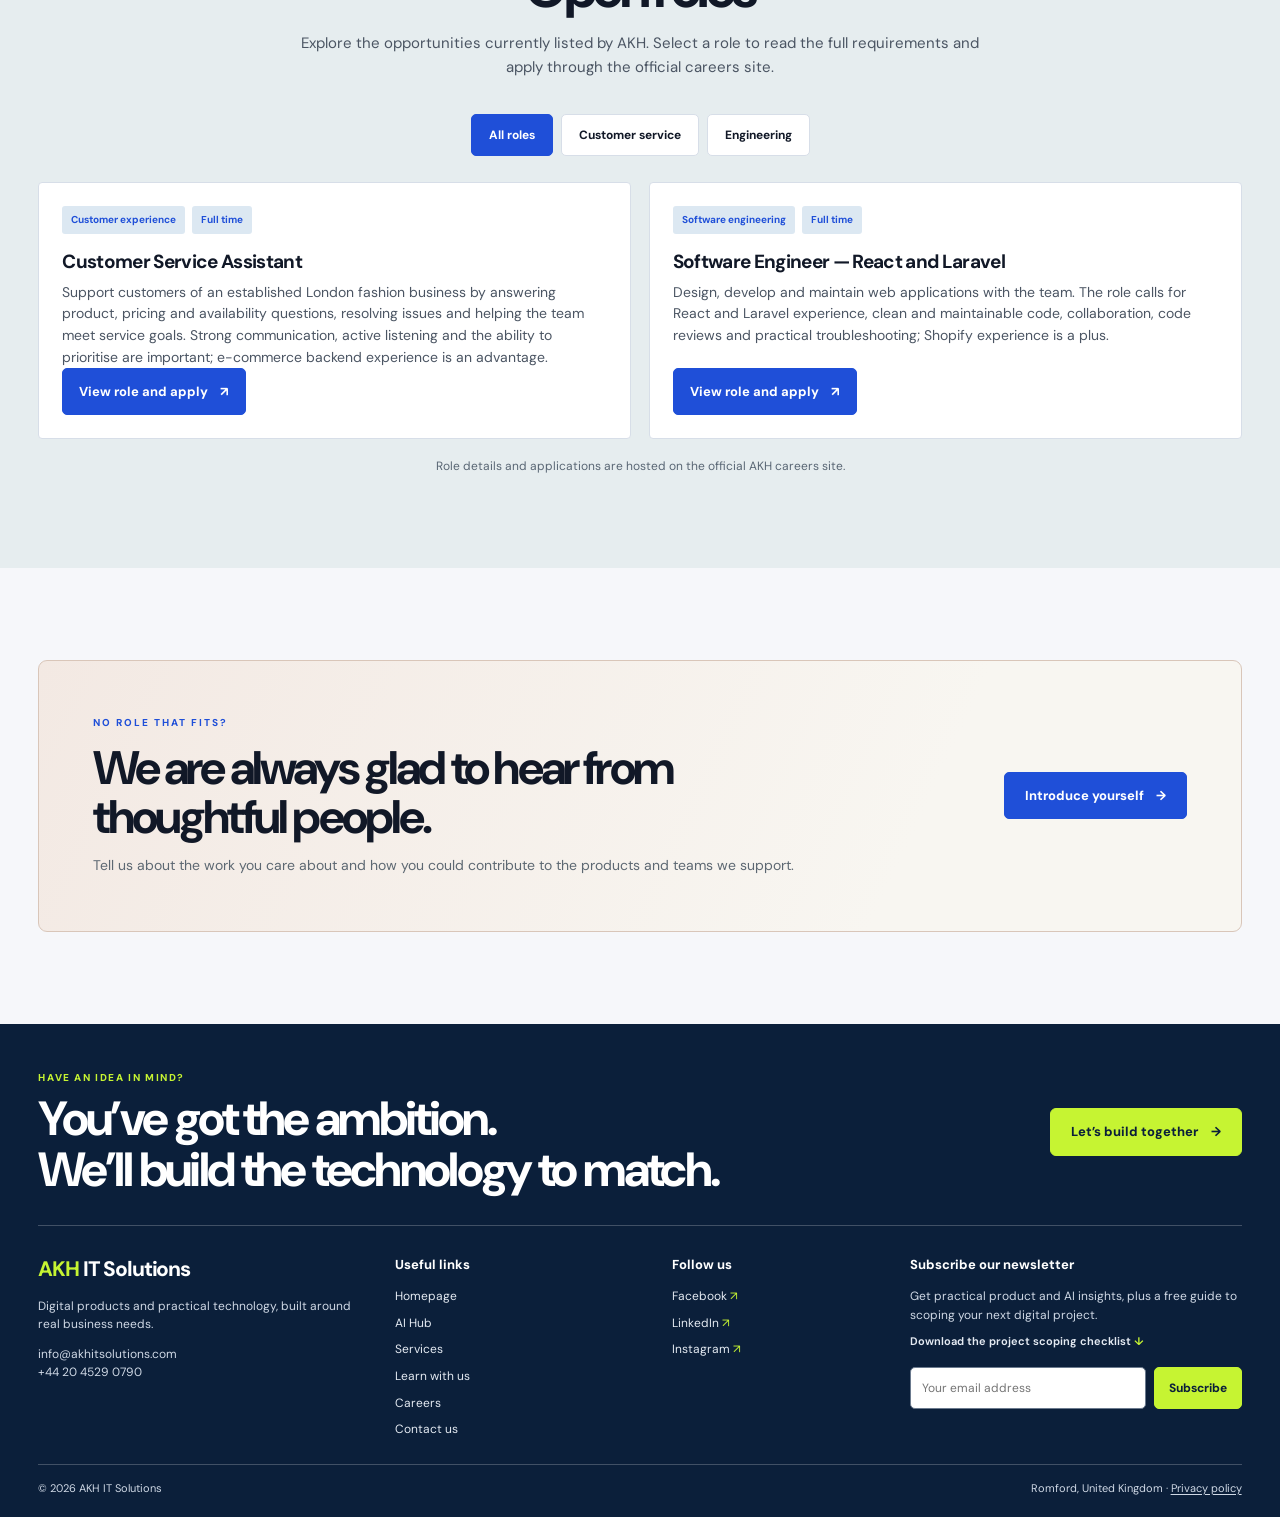
<file: site/careers.html>
<!doctype html>
<html lang="en">
<head>
  <meta charset="utf-8">
  <meta name="viewport" content="width=device-width, initial-scale=1">
  <meta name="theme-color" content="#0B1F3A">
  <meta name="description" content="Explore career opportunities with AKH IT Solutions. Join a supportive team building digital products and practical technology for businesses.">
  <title>Careers | Build useful technology with AKH IT Solutions</title>
  <link rel="shortcut icon" href="website/images/favicon.ico">
  <link rel="stylesheet" href="website/css/learning-careers.css">
  <link rel="stylesheet" href="website/css/interior-home-theme.css">
  <link rel="stylesheet" href="website/css/shared-shell.css">
  <link rel="stylesheet" href="website/css/akhit-unified.css?v=20261105-shared-footer">
  <link rel="stylesheet" href="website/css/careers-hero-crowd.css">
<link rel="stylesheet" href="website/css/assistant-consistency.css?v=20261106-composer-match">
  <link rel="stylesheet" href="website/css/header-consistency.css?v=20261104-five-page-consistency">
  <link rel="stylesheet" href="website/css/responsive-system.css?v=20261105-breakpoints">
  <link rel="stylesheet" href="website/css/spacing-refinements.css?v=20261106">
  <link rel="stylesheet" href="website/css/section-bands.css?v=20261106-1">
</head>
<body class="careers-page" data-assistant-context="careers">
  <a class="lc-skip" href="#main-content">Skip to content</a>
<section class="launch-bar" aria-label="RetailWeave in-house product announcement"><div class="launch-inner"><img class="launch-mascot" src="website/images/home/retailweave-mark.svg" alt=""><p class="launch-copy"><strong>RetailWeave · Private early access coming soon</strong><span class="launch-description"> Meet the new in-house platform connecting products, orders, inventory, returns, shipping, sellers, payments, finance and reporting.</span></p><button class="launch-button" id="open-waitlist" type="button" aria-haspopup="dialog" aria-controls="waitlist-dialog">Get special access <span aria-hidden="true">→</span></button></div></section><header class="header" id="top"><div class="nav"><a class="brand" href="index.html" aria-label="AKH IT Solutions home"><b>AKH</b> IT Solutions</a><nav class="links" aria-label="Main navigation"><a href="index.html">Homepage</a><a href="service/artificial-intelligence.html">AI Hub</a><a href="services.html">Services</a><a href="learn-with-us.html">Learn with us</a><a href="careers.html" aria-current="page">Careers</a></nav><details class="mobile-menu"><summary aria-label="Open navigation"><span aria-hidden="true">☰</span><span class="sr-only">Menu</span></summary><nav aria-label="Mobile navigation"><a href="index.html">Homepage</a><a href="service/artificial-intelligence.html">AI Hub</a><a href="services.html">Services</a><a href="learn-with-us.html">Learn with us</a><a href="careers.html" aria-current="page">Careers</a></nav></details><a class="cta" href="https://avinashgit26.github.io/akhit-solutions-redesign/contact-us.html">Let’s talk <span aria-hidden="true">→</span></a></div></header>
  <main id="main-content">
    <section class="lc-hero lc-careers-hero"><div class="lc-wrap lc-hero-inner lc-reveal"><p class="lc-eyebrow">Careers at AKH IT Solutions</p><h1>Help build technology that moves people forward.</h1><p class="lc-hero-copy">Join a team creating thoughtful digital products and practical solutions. We value curiosity, care for the people we work with, and a supportive environment where good work can grow.</p><div class="lc-hero-actions"><a class="lc-cta" href="#open-roles">View open roles <span aria-hidden="true">↓</span></a></div></div>
      <canvas class="careers-crowd-canvas" aria-hidden="true"></canvas>
    </section>
    <section class="lc-section lc-careers-culture" aria-labelledby="careers-culture-title"><div class="lc-wrap lc-careers-culture-inner lc-reveal">
      <div><p class="lc-eyebrow">People make the work</p><h2 id="careers-culture-title">Good work grows when people can bring their perspective.</h2></div>
      <div><p>At AKH, we bring together different skills and points of view to build useful technology for real teams. We value thoughtful collaboration, curiosity, and care in how we work with colleagues, clients, and the people who use what we make.</p><p>Explore the open roles below and see where your experience could fit.</p><a class="lc-secondary" href="#open-roles">Meet the open roles <span aria-hidden="true">↓</span></a></div>
    </div></section>
    <section class="lc-section lc-jobs" id="open-roles" aria-labelledby="roles-title"><div class="lc-wrap"><div class="lc-section-heading lc-reveal"><p class="lc-eyebrow">Find your next step</p><h2 id="roles-title">Open roles</h2><p>Explore the opportunities currently listed by AKH. Select a role to read the full requirements and apply through the official careers site.</p></div>
      <div class="lc-filters" role="group" aria-label="Filter open roles">
        <button class="lc-filter" type="button" data-role-filter="all" aria-pressed="true">All roles</button>
        <button class="lc-filter" type="button" data-role-filter="customer" aria-pressed="false">Customer service</button>
        <button class="lc-filter" type="button" data-role-filter="engineering" aria-pressed="false">Engineering</button>
      </div>
      <div class="lc-job-grid" id="role-list" aria-live="polite">
        <article class="lc-card lc-job lc-reveal" data-role="customer"><p class="lc-job-meta"><span>Customer experience</span><span>Full time</span></p><h3>Customer Service Assistant</h3><p>Support customers of an established London fashion business by answering product, pricing and availability questions, resolving issues and helping the team meet service goals. Strong communication, active listening and the ability to prioritise are important; e-commerce backend experience is an advantage.</p><a class="lc-cta" href="https://akhitsolutions.com/careers/customer-service-assistant" target="_blank" rel="noopener noreferrer">View role and apply <span aria-hidden="true">↗</span></a></article>
        <article class="lc-card lc-job lc-reveal" data-role="engineering"><p class="lc-job-meta"><span>Software engineering</span><span>Full time</span></p><h3>Software Engineer — React and Laravel</h3><p>Design, develop and maintain web applications with the team. The role calls for React and Laravel experience, clean and maintainable code, collaboration, code reviews and practical troubleshooting; Shopify experience is a plus.</p><a class="lc-cta" href="https://akhitsolutions.com/careers/software-engineer---react-and-laravel" target="_blank" rel="noopener noreferrer">View role and apply <span aria-hidden="true">↗</span></a></article>
      </div>
      <p class="lc-partner-note" style="color:#596674">Role details and applications are hosted on the official AKH careers site.</p>
    </div></section>
    <section class="lc-section"><div class="lc-wrap"><div class="lc-outcome lc-reveal"><div><p class="lc-eyebrow">No role that fits?</p><h2>We are always glad to hear from thoughtful people.</h2><p>Tell us about the work you care about and how you could contribute to the products and teams we support.</p></div><a class="lc-cta" href="mailto:info@akhitsolutions.com?subject=Careers%20at%20AKH">Introduce yourself <span aria-hidden="true">→</span></a></div></div></section>
  </main>
  <footer class="site-footer">
    <div class="site-footer-wrap">
      <div class="site-footer-cta"><div><p class="site-footer-eyebrow">Have an idea in mind?</p><h2>You’ve got the ambition.<br>We’ll build the technology to match.</h2></div><a class="site-footer-button" href="https://avinashgit26.github.io/akhit-solutions-redesign/contact-us.html">Let’s build together <span aria-hidden="true">→</span></a></div>
      <div class="site-footer-grid">
        <div class="site-footer-about"><a class="site-footer-brand" href="index.html#top"><b>AKH</b> IT Solutions</a><p>Digital products and practical technology, built around real business needs.</p><p class="site-footer-contact"><a href="mailto:info@akhitsolutions.com">info@akhitsolutions.com</a><br><a href="tel:+442045290790">+44 20 4529 0790</a></p></div>
        <div><h3>Useful links</h3><nav class="site-footer-nav" aria-label="Useful links"><a href="index.html">Homepage</a><a href="service/artificial-intelligence.html">AI Hub</a><a href="services.html">Services</a><a href="learn-with-us.html">Learn with us</a><a href="careers.html">Careers</a><a href="https://avinashgit26.github.io/akhit-solutions-redesign/contact-us.html">Contact us</a></nav></div>
        <div><h3>Follow us</h3><nav class="site-footer-social" aria-label="AKH social accounts"><a href="https://www.facebook.com/people/AKHIT-Solutions-Pvt-Ltd/100086494841632/" target="_blank" rel="noopener noreferrer">Facebook <span aria-hidden="true">↗</span></a><a href="https://www.linkedin.com/company/a-k-h-it-solutions/" target="_blank" rel="noopener noreferrer">LinkedIn <span aria-hidden="true">↗</span></a><a href="https://instagram.com/akh_it_solutions?igshid=YmMyMTA2M2Y=" target="_blank" rel="noopener noreferrer">Instagram <span aria-hidden="true">↗</span></a></nav></div>
        <div class="site-newsletter"><h3>Subscribe our newsletter</h3><p>Get practical product and AI insights, plus a free guide to scoping your next digital project.</p><a class="site-newsletter-resource" href="https://avinashgit26.github.io/akhit-solutions-redesign/website/downloads/digital-project-scoping-checklist.pdf" download>Download the project scoping checklist <span aria-hidden="true">↓</span></a><form id="preview-newsletter"><label class="site-newsletter-control"><span class="sr-only">Your email address</span><input id="newsletter-email" type="email" placeholder="Your email address" autocomplete="email" required></label><button type="submit" class="newsletter-button">Subscribe</button></form></div>
      </div>
      <div class="site-footer-bottom"><span>© 2026 AKH IT Solutions</span><span>Romford, United Kingdom · <a href="https://avinashgit26.github.io/akhit-solutions-redesign/privacy-policy.html">Privacy policy</a></span></div>
    </div>
  </footer>
  <button class="lc-assistant-launcher assistant-launcher" id="assistant-launcher" type="button" aria-controls="assistant-panel" aria-expanded="false"><span class="assistant-launcher-orb" aria-hidden="true"></span><span>Virtual Assistant</span></button>
  <aside class="lc-assistant-panel assistant-panel" id="assistant-panel" hidden role="dialog" aria-labelledby="assistant-title"><div class="lc-assistant-head"><img class="assistant-logo-mark assistant-logo-mark--panel" src="website/images/home/akh-logo-mark.png" alt="" aria-hidden="true" width="44" height="44" draggable="false"><div class="lc-assistant-heading assistant-heading"><strong id="assistant-title">Chat with us</strong></div><button class="lc-assistant-close assistant-close" id="assistant-close" type="button" aria-label="Close assistant">×</button></div><p class="lc-assistant-intro assistant-intro">Hi there. Want to know more about working at AKH?</p><p class="lc-assistant-capability assistant-capability">Ask me about the open roles, our team or how to apply.</p><div class="lc-assistant-messages assistant-messages" id="assistant-messages" role="log" aria-live="polite"><p class="lc-assistant-message assistant-message">What would you like to know?</p></div><div class="lc-assistant-prompts assistant-prompts" id="assistant-prompts"><button type="button" data-prompt="What roles are open at AKH?">Open roles</button><button type="button" data-prompt="How do I apply for a role?">How to apply</button><button type="button" data-prompt="What is it like to work with the AKH team?">About the team</button></div><form class="lc-assistant-form assistant-form" id="assistant-form"><div class="assistant-composer"><label class="lc-sr-only" for="assistant-input">Ask AKH a question</label><input class="lc-assistant-input assistant-input" id="assistant-input" type="text" maxlength="500" placeholder="Ask a question…" autocomplete="off"><button class="lc-assistant-voice assistant-voice" id="assistant-voice" type="button" aria-label="Use voice input" aria-pressed="false"><svg class="assistant-mic-icon" viewBox="0 0 24 24" aria-hidden="true" focusable="false"><rect x="9" y="3" width="6" height="11" rx="3"></rect><path d="M5.5 11a6.5 6.5 0 0 0 13 0M12 17.5V21m-4 0h8"></path></svg></button><button class="lc-assistant-send assistant-send" type="submit" aria-label="Send question">→</button></div></form><p class="lc-assistant-status assistant-status" id="assistant-status" role="status" aria-live="polite"></p></aside>
  <script>
    (() => {
      const buttons = [...document.querySelectorAll('[data-role-filter]')];
      const cards = [...document.querySelectorAll('[data-role]')];
      document.documentElement.classList.add('lc-js');
      const careerMessages = document.getElementById('assistant-messages');
      const careerInput = document.getElementById('assistant-input');
      const addCareerMessage = (text, who = 'assistant', label = '', href = '') => {
        const message = document.createElement('p');
        message.className = `assistant-message${who === 'user' ? ' user' : ''}`;
        message.textContent = text;
        if (label && href) {
          const link = document.createElement('a');
          link.className = 'lc-assistant-link';
          link.href = href;
          link.textContent = label;
          message.append(document.createElement('br'), link);
        }
        careerMessages.appendChild(message);
        careerMessages.scrollTop = careerMessages.scrollHeight;
      };
      const careerResponse = question => {
        const q = question.toLowerCase();
        if (/open roles?|jobs?|customer service|software engineer|engineering/.test(q)) return ['AKH currently lists two roles: Customer Service Assistant and Software Engineer — React and Laravel. You can read the details and apply through the official role pages.', 'See open roles', '#open-roles'];
        if (/apply|application|requirements/.test(q)) return ['Choose a role in the Open roles section to read its requirements and continue to the official AKH application page.', 'View open roles', '#open-roles'];
        if (/team|culture|work at|working at/.test(q)) return ['AKH brings together different skills and perspectives to build useful technology. The Careers page shares more about how the team works and the roles currently available.', 'About the team', '#careers-culture-title'];
        if (/contact|talk|email/.test(q)) return ['You can contact the AKH team by email to ask about careers or introduce yourself.', 'Email AKH', 'mailto:info@akhitsolutions.com?subject=Careers%20at%20AKH'];
        return ['I can help with the open roles, applications or what it is like to work with the AKH team.'];
      };
      document.getElementById('assistant-prompts')?.addEventListener('click', event => {
        const prompt = event.target.closest('button[data-prompt]');
        if (!prompt) return;
        event.preventDefault();
        event.stopImmediatePropagation();
        addCareerMessage(prompt.dataset.prompt, 'user');
        const [answer, label, href] = careerResponse(prompt.dataset.prompt);
        window.setTimeout(() => addCareerMessage(answer, 'assistant', label, href), 180);
      }, true);
      document.getElementById('assistant-form')?.addEventListener('submit', event => {
        event.preventDefault();
        event.stopImmediatePropagation();
        const question = careerInput.value.trim();
        if (!question) return;
        addCareerMessage(question, 'user');
        careerInput.value = '';
        const [answer, label, href] = careerResponse(question);
        window.setTimeout(() => addCareerMessage(answer, 'assistant', label, href), 180);
      }, true);
      buttons.forEach(button => button.addEventListener('click', () => {
        const role = button.dataset.roleFilter;
        buttons.forEach(item => item.setAttribute('aria-pressed', String(item === button)));
        cards.forEach(card => { card.hidden = role !== 'all' && card.dataset.role !== role; });
      }));
      const items = document.querySelectorAll('.lc-reveal');
      if (!('IntersectionObserver' in window) || window.matchMedia('(prefers-reduced-motion: reduce)').matches) {
        items.forEach(item => item.classList.add('is-visible'));
      } else {
        const observer = new IntersectionObserver(entries => entries.forEach(entry => {
          if (entry.isIntersecting) { entry.target.classList.add('is-visible'); observer.unobserve(entry.target); }
        }), { threshold: 0.12 });
        items.forEach(item => observer.observe(item));
      }
    })();
  </script>
  <script defer src="website/js/homepage-assistant.js"></script>
  <script defer src="website/js/shared-shell.js"></script>
  <script defer src="website/js/careers-hero-crowd.js"></script>
  <dialog class="modal launch-dialog" id="waitlist-dialog" aria-labelledby="waitlist-title"><div class="modal-inner"><div class="modal-top"><div><p class="eyebrow">RetailWeave · Private early access</p><h2 id="waitlist-title">Get special early access.</h2></div><button class="modal-close" id="close-waitlist" type="button" aria-label="Close waitlist dialog">×</button></div><p class="launch-intro">RetailWeave is an upcoming in-house retail operations platform bringing products, orders, inventory, returns, shipping, sellers, payments, finance and reporting together.</p><form class="waitlist-form" id="waitlist-form" novalidate><label class="field"><span class="field-label">Email address</span><input id="waitlist-email" name="email" type="email" autocomplete="email" placeholder="you@company.com" required></label><button class="cta" type="submit">Join the waitlist <span aria-hidden="true">→</span></button></form><p class="waitlist-note" id="waitlist-status" role="status" aria-live="polite"></p></div></dialog>
</body>
</html>
</file>
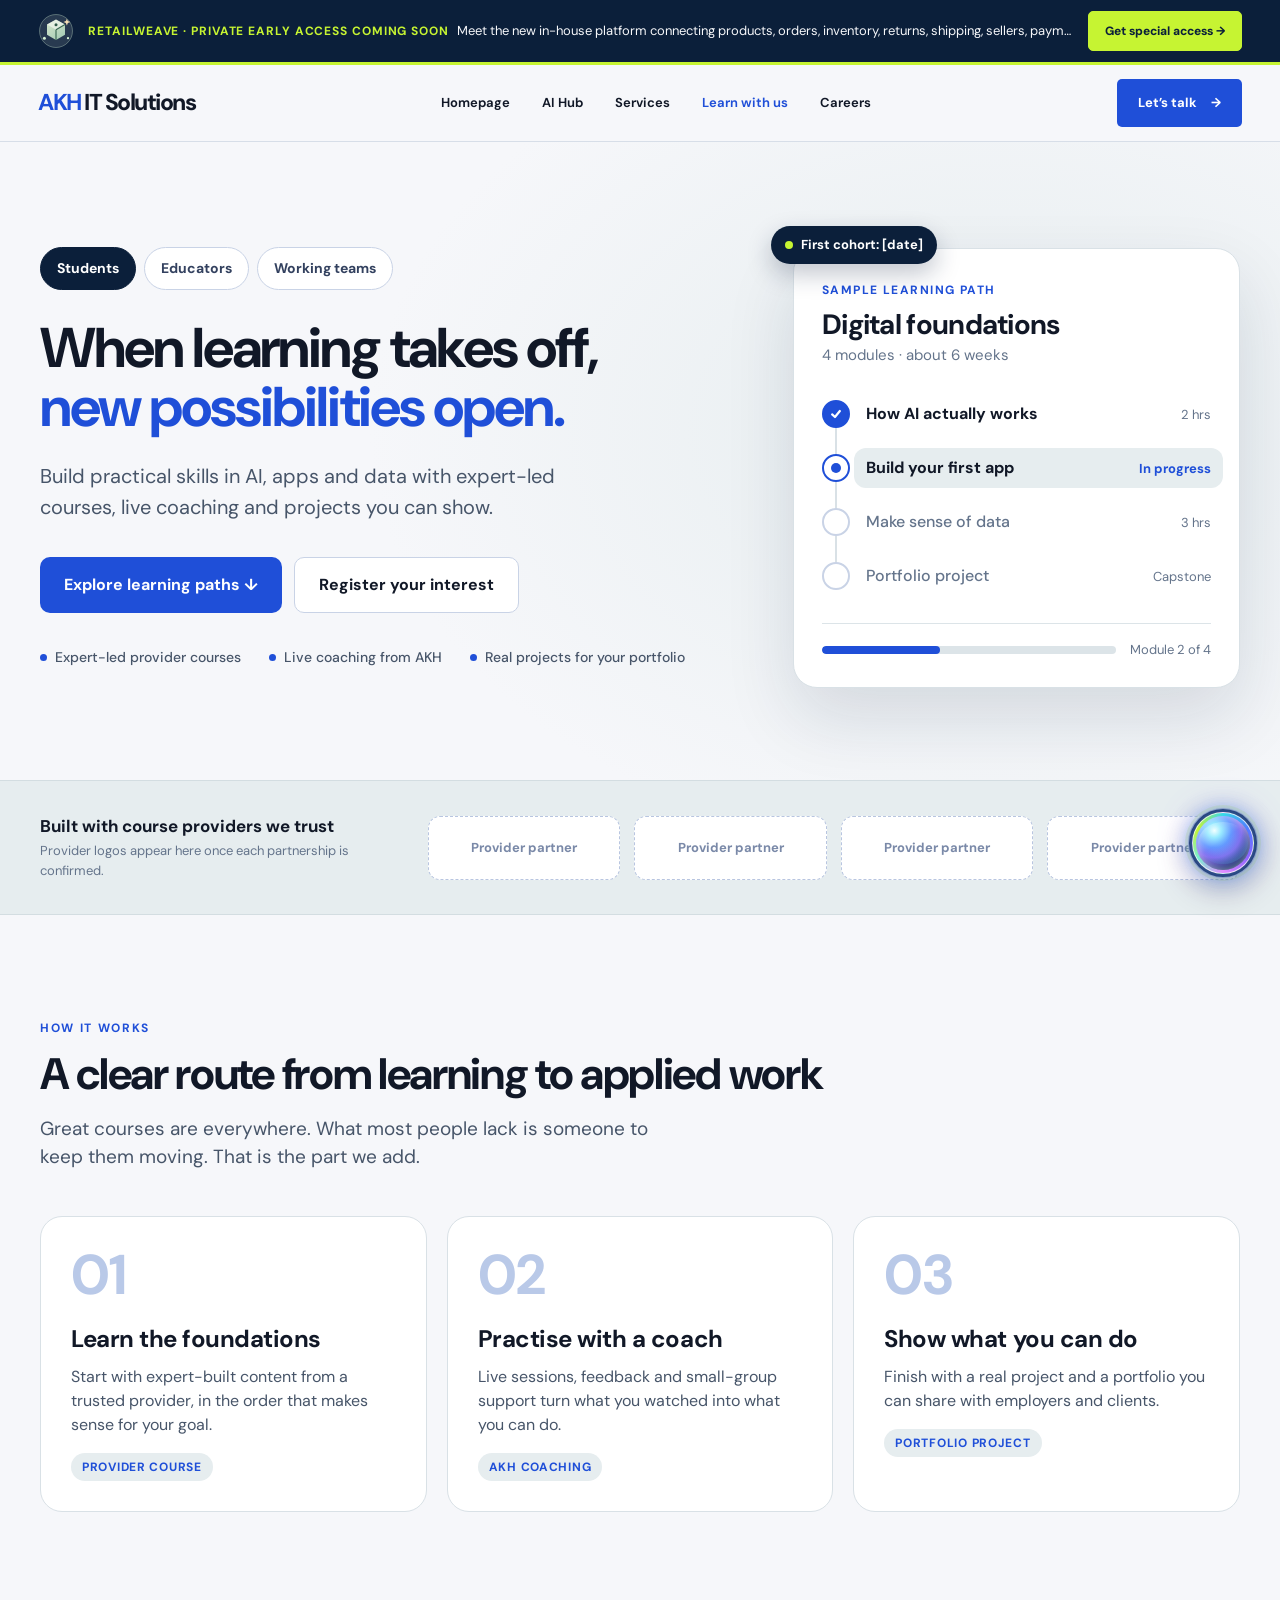
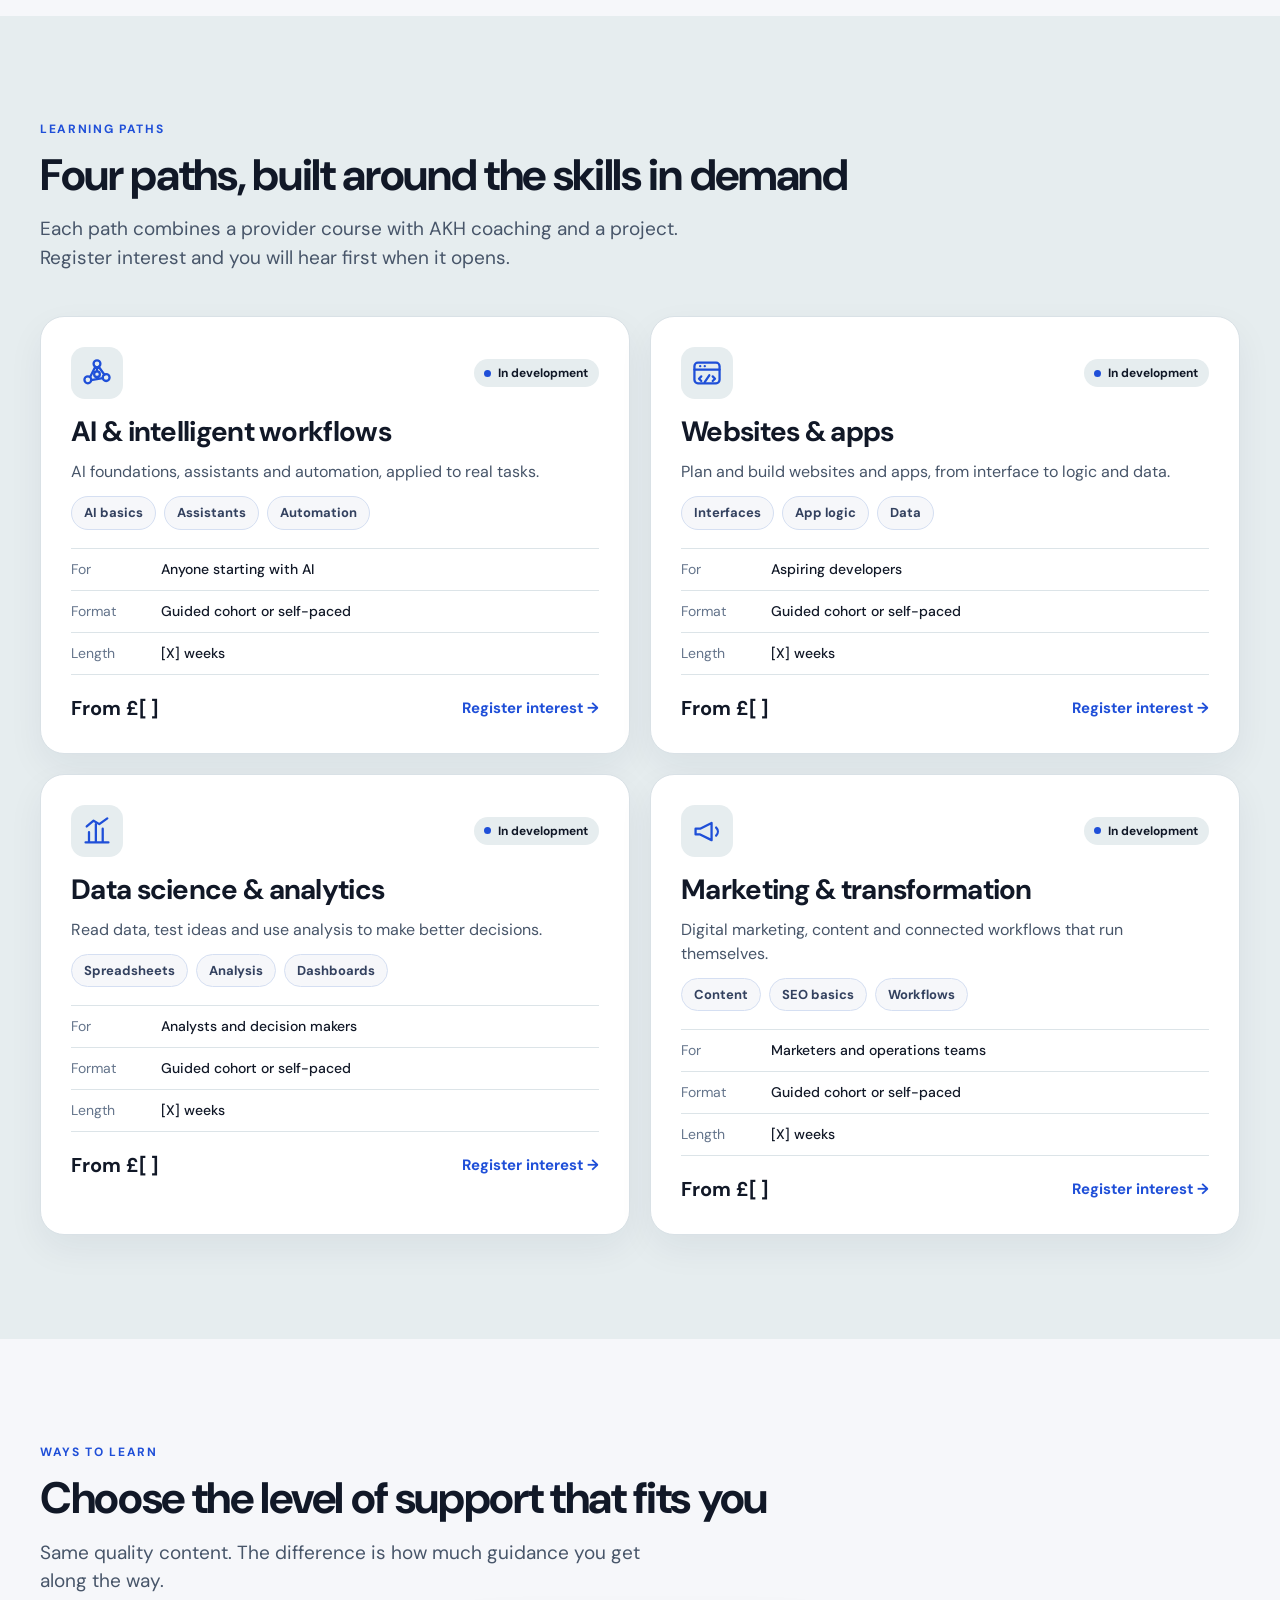
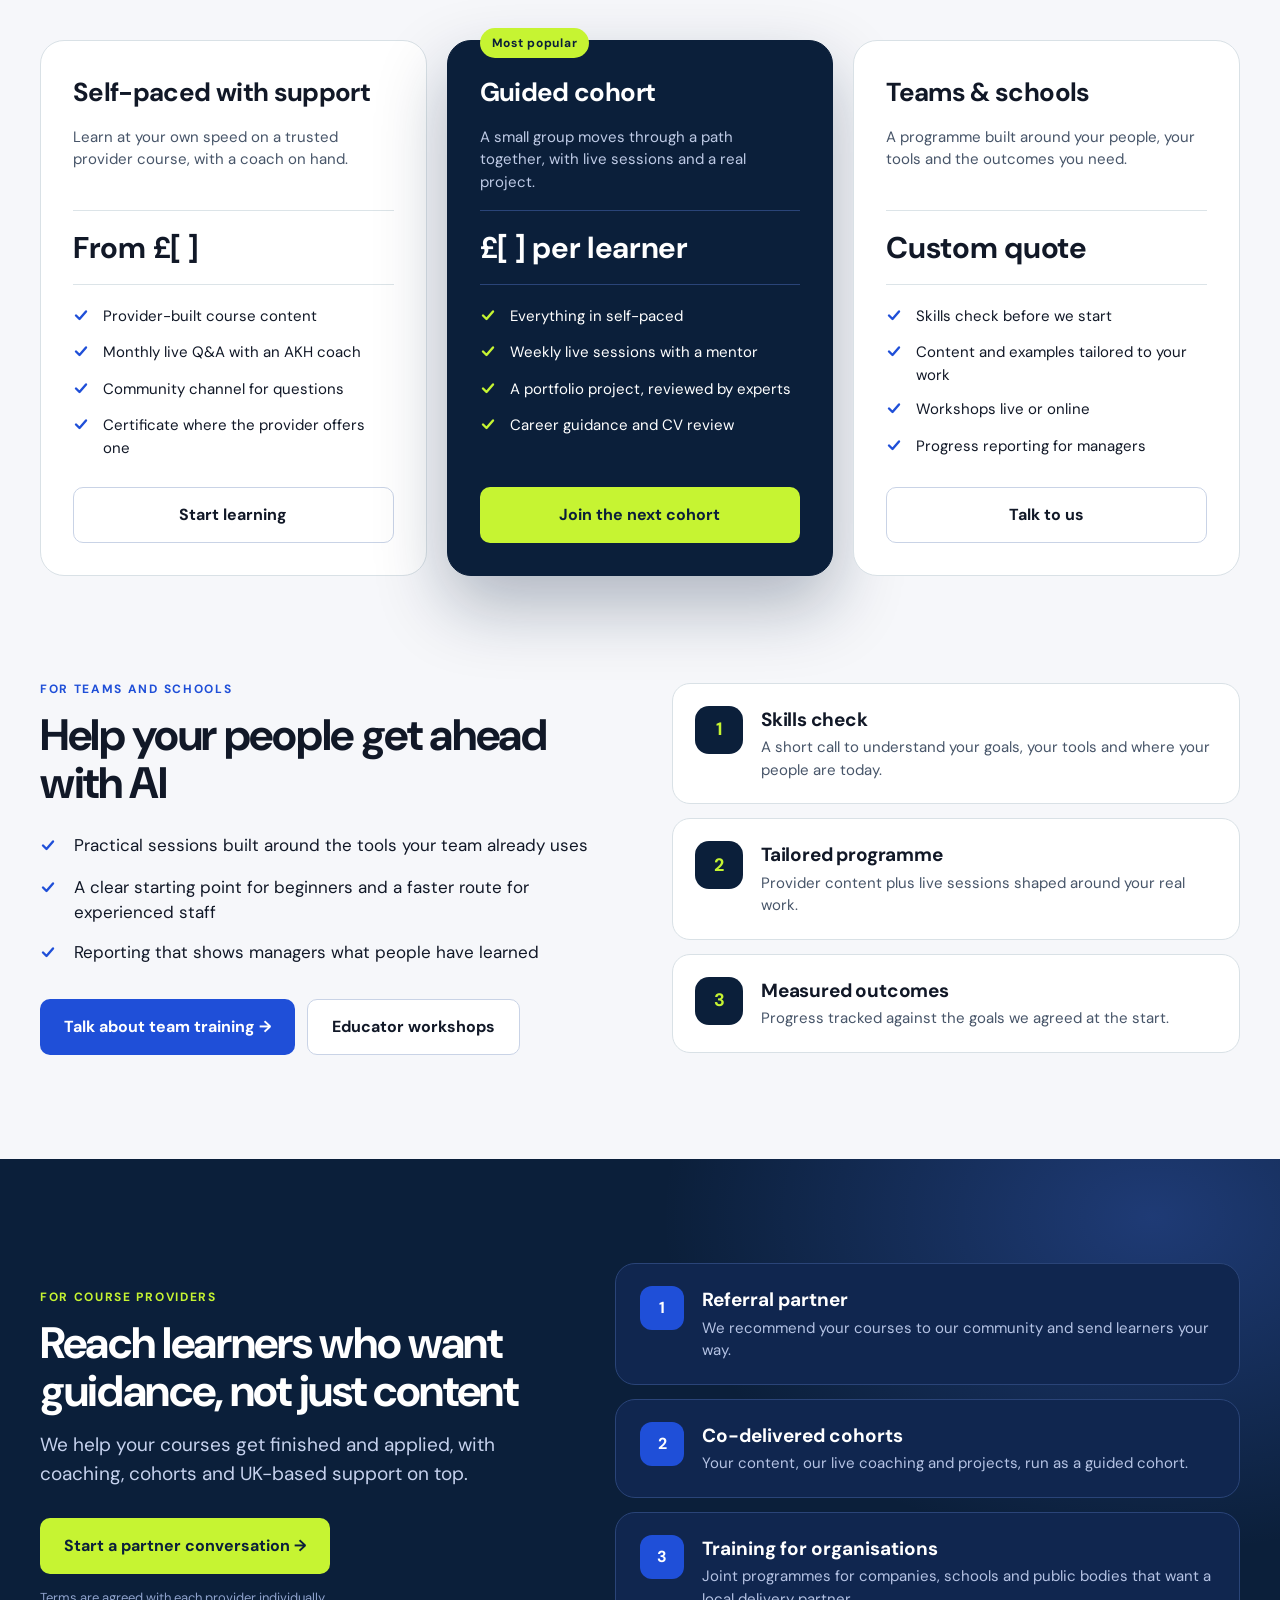
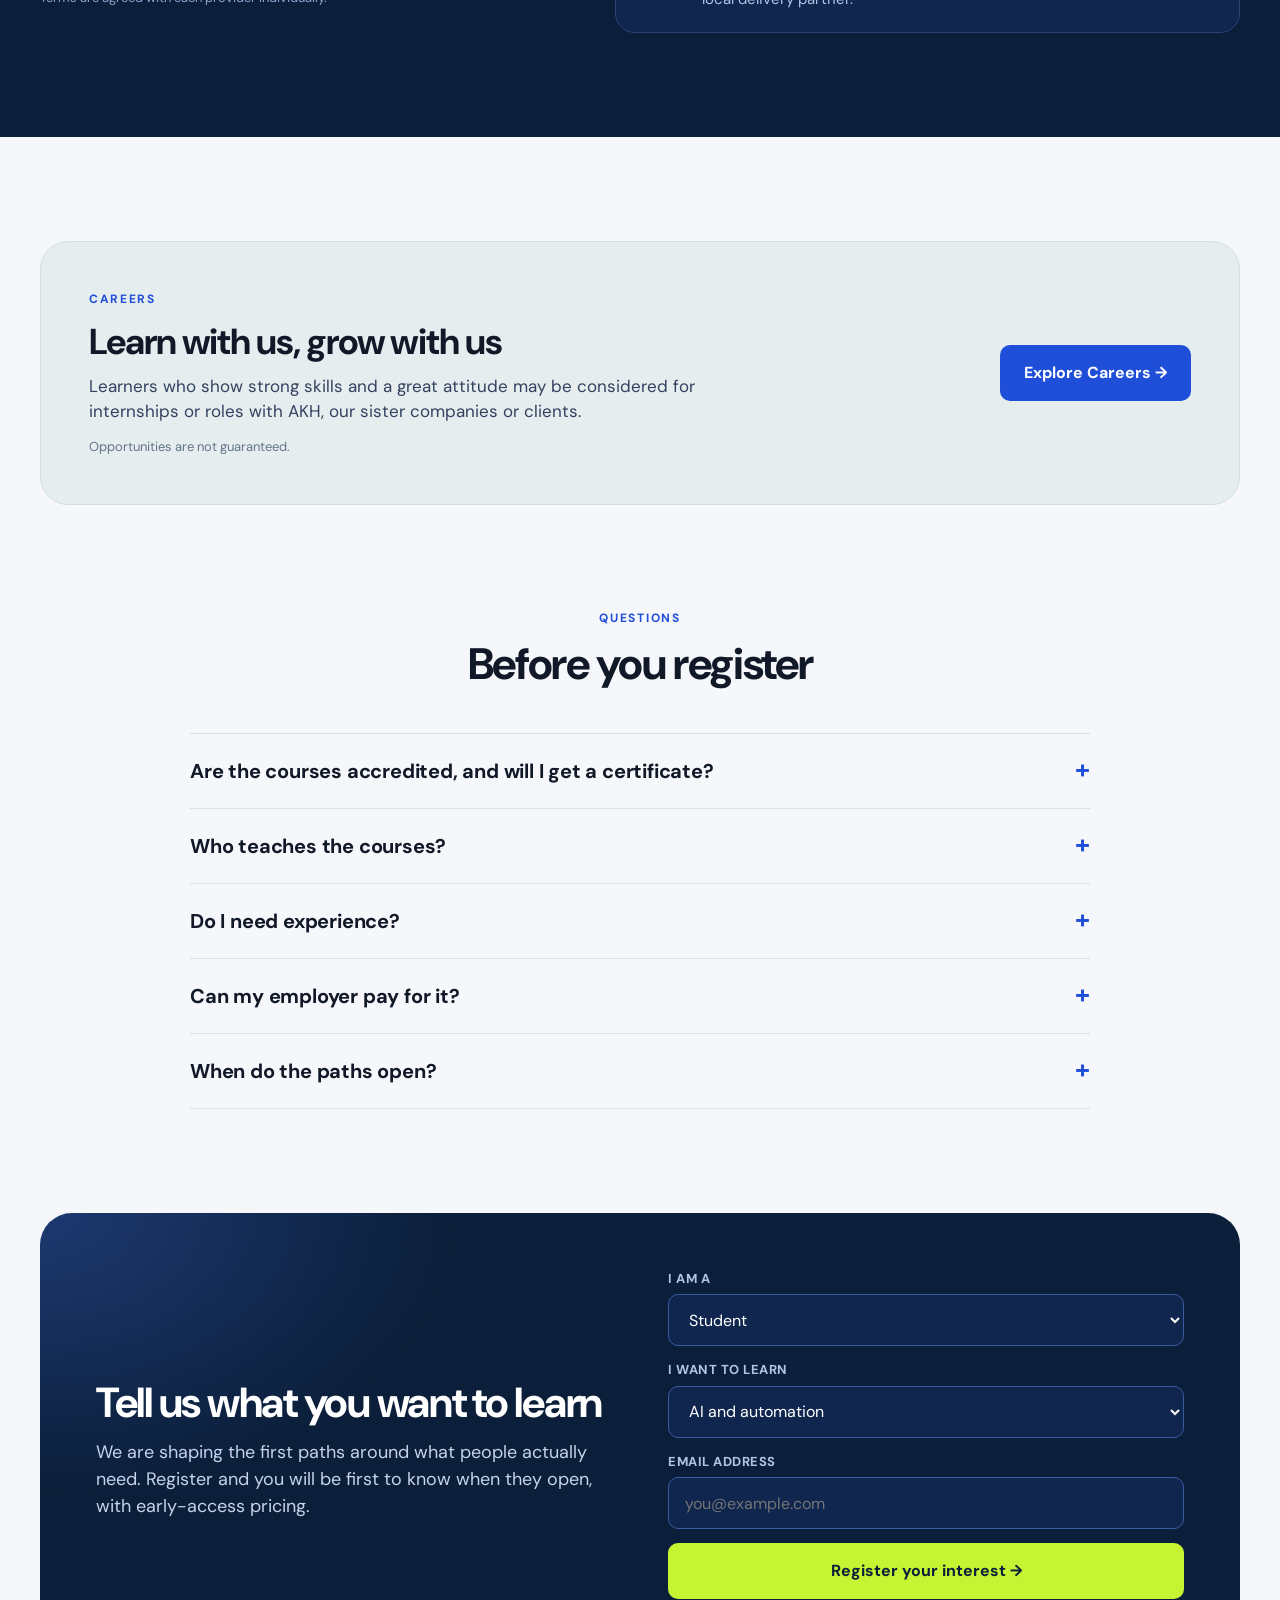
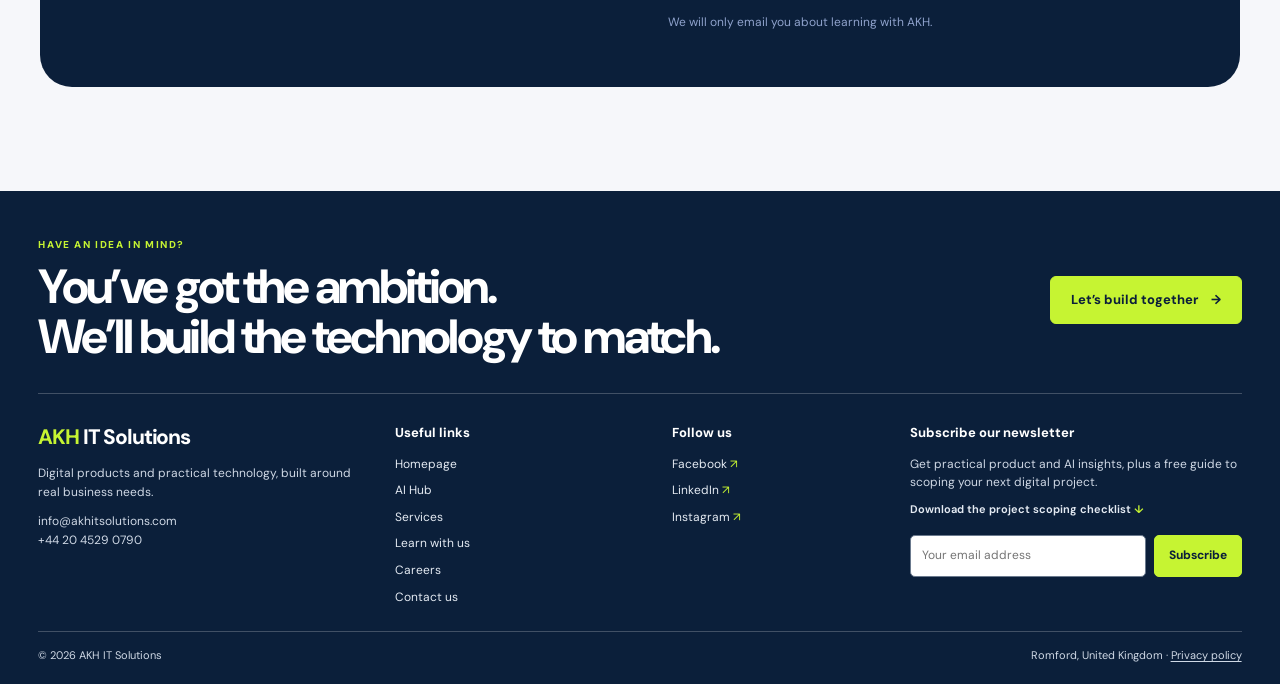
<file: site/learn-with-us.html>
<!doctype html>
<html lang="en">
<head>
  <meta charset="utf-8">
  <meta name="viewport" content="width=device-width, initial-scale=1">
  <meta name="theme-color" content="#0B1F3A">
  <meta name="akh-page-version" content="LWU.1">
  <meta name="description" content="Explore practical learning pathways in AI, workflows, websites, apps, data and digital transformation for students, educators and working professionals.">
  <title>Learn with us | Digital Skills and Transformation | AKH IT Solutions</title>
  <link rel="shortcut icon" href="website/images/favicon.ico">
  <link rel="stylesheet" href="website/css/learning-careers.css">
  <link rel="stylesheet" href="website/css/interior-home-theme.css">
  <link rel="stylesheet" href="website/css/shared-shell.css">
  <link rel="stylesheet" href="website/css/akhit-unified.css?v=20261105-shared-footer">
  <link rel="stylesheet" href="website/css/learn-with-us.css">
<link rel="stylesheet" href="website/css/assistant-consistency.css?v=20261106-composer-match">
  <link rel="stylesheet" href="website/css/header-consistency.css?v=20261104-five-page-consistency">
  <link rel="stylesheet" href="website/css/responsive-system.css?v=20261105-breakpoints">
  <link rel="stylesheet" href="website/css/spacing-refinements.css?v=20261106">
  <link rel="stylesheet" href="website/css/section-bands.css?v=20261106-1">
</head>
<body class="learn-with-us-page" data-assistant-context="learn">
  <a class="lc-skip" href="#main-content">Skip to content</a>
<section class="launch-bar" aria-label="RetailWeave in-house product announcement"><div class="launch-inner"><img class="launch-mascot" src="website/images/home/retailweave-mark.svg" alt=""><p class="launch-copy"><strong>RetailWeave · Private early access coming soon</strong><span class="launch-description"> Meet the new in-house platform connecting products, orders, inventory, returns, shipping, sellers, payments, finance and reporting.</span></p><button class="launch-button" id="open-waitlist" type="button" aria-haspopup="dialog" aria-controls="waitlist-dialog">Get special access <span aria-hidden="true">→</span></button></div></section><header class="header" id="top"><div class="nav"><a class="brand" href="index.html" aria-label="AKH IT Solutions home"><b>AKH</b> IT Solutions</a><nav class="links" aria-label="Main navigation"><a href="index.html">Homepage</a><a href="service/artificial-intelligence.html">AI Hub</a><a href="services.html">Services</a><a href="learn-with-us.html" aria-current="page">Learn with us</a><a href="careers.html">Careers</a></nav><details class="mobile-menu"><summary aria-label="Open navigation"><span aria-hidden="true">☰</span><span class="sr-only">Menu</span></summary><nav aria-label="Mobile navigation"><a href="index.html">Homepage</a><a href="service/artificial-intelligence.html">AI Hub</a><a href="services.html">Services</a><a href="learn-with-us.html" aria-current="page">Learn with us</a><a href="careers.html">Careers</a></nav></details><a class="cta" href="https://avinashgit26.github.io/akhit-solutions-redesign/contact-us.html">Let’s talk <span aria-hidden="true">→</span></a></div></header>
  <main id="main-content" class="learn-reference">
<section class="hero">
<input class="vh" type="radio" name="aud" id="a1" checked="" aria-label="Students">
<input class="vh" type="radio" name="aud" id="a2" aria-label="Educators">
<input class="vh" type="radio" name="aud" id="a3" aria-label="Working teams">
<div class="wrap"><div class="hgrid">
<div>
<div class="tabs" role="group" aria-label="Choose who the learning is for"><label for="a1">Students</label><label for="a2">Educators</label><label for="a3">Working teams</label></div>
<h1>When learning takes off,<em>new possibilities open.</em></h1>
<p class="sub s1">Build practical skills in AI, apps and data with expert-led courses, live coaching and projects you can show.</p><p class="sub s2">Bring AI and digital tools into your teaching with confidence, with materials ready to use.</p><p class="sub s3">Help your people use AI, data and modern tools in the work they already do.</p>
<div class="btns"><a class="btn" href="#paths">Explore learning paths ↓</a><a class="btn2" href="#interest">Register your interest</a></div>
<div class="proof"><span><i></i>Expert-led provider courses</span><span><i></i>Live coaching from AKH</span><span><i></i>Real projects for your portfolio</span></div>
</div>
<div class="stagewrap"><span class="chip"><i></i>First cohort: [date]</span><div class="pc p1"><div class="pc-h"><span class="lab">SAMPLE LEARNING PATH</span><h3>Digital foundations</h3><p>4 modules · about 6 weeks</p></div><ul class="steps"><li class="st done"><span class="dot"><svg width="12" height="12" viewBox="0 0 14 14" fill="none" stroke="#fff" stroke-width="2.6" stroke-linecap="round" stroke-linejoin="round" aria-hidden="true"><path d="M2.5 7.5 L5.8 10.5 L11.5 3.5"></path></svg></span><div class="sn"><b>How AI actually works</b><span>2 hrs</span></div></li><li class="st act"><span class="dot"></span><div class="sn"><b>Build your first app</b><span>In progress</span></div></li><li class="st next"><span class="dot"></span><div class="sn"><b>Make sense of data</b><span>3 hrs</span></div></li><li class="st next"><span class="dot"></span><div class="sn"><b>Portfolio project</b><span>Capstone</span></div></li></ul><div class="pc-f"><div class="bar"><i></i></div><span>Module 2 of 4</span></div></div><div class="pc p2"><div class="pc-h"><span class="lab">SAMPLE LEARNING PATH</span><h3>AI in the classroom</h3><p>4 modules · about 5 weeks</p></div><ul class="steps"><li class="st done"><span class="dot"><svg width="12" height="12" viewBox="0 0 14 14" fill="none" stroke="#fff" stroke-width="2.6" stroke-linecap="round" stroke-linejoin="round" aria-hidden="true"><path d="M2.5 7.5 L5.8 10.5 L11.5 3.5"></path></svg></span><div class="sn"><b>Understand the tools</b><span>2 hrs</span></div></li><li class="st act"><span class="dot"></span><div class="sn"><b>Plan lessons with AI</b><span>In progress</span></div></li><li class="st next"><span class="dot"></span><div class="sn"><b>Assess fairly and safely</b><span>3 hrs</span></div></li><li class="st next"><span class="dot"></span><div class="sn"><b>Your classroom toolkit</b><span>Take-away</span></div></li></ul><div class="pc-f"><div class="bar"><i></i></div><span>Module 2 of 4</span></div></div><div class="pc p3"><div class="pc-h"><span class="lab">SAMPLE LEARNING PATH</span><h3>Work smarter with AI</h3><p>4 modules · about 4 weeks</p></div><ul class="steps"><li class="st done"><span class="dot"><svg width="12" height="12" viewBox="0 0 14 14" fill="none" stroke="#fff" stroke-width="2.6" stroke-linecap="round" stroke-linejoin="round" aria-hidden="true"><path d="M2.5 7.5 L5.8 10.5 L11.5 3.5"></path></svg></span><div class="sn"><b>Find the right tasks</b><span>2 hrs</span></div></li><li class="st act"><span class="dot"></span><div class="sn"><b>Prompting for real work</b><span>In progress</span></div></li><li class="st next"><span class="dot"></span><div class="sn"><b>Data you can trust</b><span>3 hrs</span></div></li><li class="st next"><span class="dot"></span><div class="sn"><b>Your team playbook</b><span>Take-away</span></div></li></ul><div class="pc-f"><div class="bar"><i></i></div><span>Module 2 of 4</span></div></div></div>
</div></div>
</section>

<section class="prov"><div class="wrap">
<div><p class="pt">Built with course providers we trust</p><p class="ps">Provider logos appear here once each partnership is confirmed.</p></div>
<div class="slots"><div>Provider partner</div><div>Provider partner</div><div>Provider partner</div><div>Provider partner</div></div>
</div></section>

<section class="sec-pad"><div class="wrap">
<div class="sechead"><div class="eyebrow">HOW IT WORKS</div><h2 class="sec">A clear route from learning to applied work</h2><p class="lead">Great courses are everywhere. What most people lack is someone to keep them moving. That is the part we add.</p></div>
<div class="how">
<div class="hw"><div class="n">01</div><h3>Learn the foundations</h3><p>Start with expert-built content from a trusted provider, in the order that makes sense for your goal.</p><span class="by">PROVIDER COURSE</span></div>
<div class="hw"><div class="n">02</div><h3>Practise with a coach</h3><p>Live sessions, feedback and small-group support turn what you watched into what you can do.</p><span class="by">AKH COACHING</span></div>
<div class="hw"><div class="n">03</div><h3>Show what you can do</h3><p>Finish with a real project and a portfolio you can share with employers and clients.</p><span class="by">PORTFOLIO PROJECT</span></div>
</div></div></section>

<section class="sec-pad paths" id="paths"><div class="wrap">
<div class="sechead"><div class="eyebrow">LEARNING PATHS</div><h2 class="sec">Four paths, built around the skills in demand</h2><p class="lead">Each path combines a provider course with AKH coaching and a project. Register interest and you will hear first when it opens.</p></div>
<div class="lpg"><article class="lp"><div class="lp-top"><svg width="28" height="28" viewBox="0 0 28 28" fill="none" stroke="#1F4FD8" stroke-width="2" stroke-linecap="round" stroke-linejoin="round" aria-hidden="true"><circle cx="6" cy="20" r="3"></circle><circle cx="14" cy="6" r="3"></circle><circle cx="22" cy="18" r="3"></circle><circle cx="14" cy="15" r="2.5"></circle><path d="M8 17.5 L12.5 8.5 M15.5 8.5 L20.5 15.5 M8.8 20.3 L19 18.4 M14 9 V12.5"></path></svg><span class="stat">In development</span></div><h3>AI &amp; intelligent workflows</h3><p>AI foundations, assistants and automation, applied to real tasks.</p><div class="cs"><span>AI basics</span><span>Assistants</span><span>Automation</span></div><dl><div><dt>For</dt><dd>Anyone starting with AI</dd></div><div><dt>Format</dt><dd>Guided cohort or self-paced</dd></div><div><dt>Length</dt><dd>[X] weeks</dd></div></dl><div class="lp-f"><b>From £[ ]</b><a class="lnk" href="#interest">Register interest →</a></div></article><article class="lp"><div class="lp-top"><svg width="28" height="28" viewBox="0 0 28 28" fill="none" stroke="#1F4FD8" stroke-width="2" stroke-linecap="round" stroke-linejoin="round" aria-hidden="true"><rect x="3" y="5" width="22" height="18" rx="3"></rect><path d="M3 11 H25 M8 8 H8.1 M12 8 H12.1 M9 17 L7 19 L9 21 M19 17 L21 19 L19 21 M16 16 L12 22"></path></svg><span class="stat">In development</span></div><h3>Websites &amp; apps</h3><p>Plan and build websites and apps, from interface to logic and data.</p><div class="cs"><span>Interfaces</span><span>App logic</span><span>Data</span></div><dl><div><dt>For</dt><dd>Aspiring developers</dd></div><div><dt>Format</dt><dd>Guided cohort or self-paced</dd></div><div><dt>Length</dt><dd>[X] weeks</dd></div></dl><div class="lp-f"><b>From £[ ]</b><a class="lnk" href="#interest">Register interest →</a></div></article><article class="lp"><div class="lp-top"><svg width="28" height="28" viewBox="0 0 28 28" fill="none" stroke="#1F4FD8" stroke-width="2" stroke-linecap="round" stroke-linejoin="round" aria-hidden="true"><path d="M4 24 H24 M7 24 V15 M13 24 V8 M19 24 V12"></path><path d="M5 10 L11 5 L16 8 L23 3"></path></svg><span class="stat">In development</span></div><h3>Data science &amp; analytics</h3><p>Read data, test ideas and use analysis to make better decisions.</p><div class="cs"><span>Spreadsheets</span><span>Analysis</span><span>Dashboards</span></div><dl><div><dt>For</dt><dd>Analysts and decision makers</dd></div><div><dt>Format</dt><dd>Guided cohort or self-paced</dd></div><div><dt>Length</dt><dd>[X] weeks</dd></div></dl><div class="lp-f"><b>From £[ ]</b><a class="lnk" href="#interest">Register interest →</a></div></article><article class="lp"><div class="lp-top"><svg width="28" height="28" viewBox="0 0 28 28" fill="none" stroke="#1F4FD8" stroke-width="2" stroke-linecap="round" stroke-linejoin="round" aria-hidden="true"><path d="M4 12 V17 H8 L18 22 V7 L8 12 Z"></path><path d="M22 11 C24 13 24 16 22 18"></path></svg><span class="stat">In development</span></div><h3>Marketing &amp; transformation</h3><p>Digital marketing, content and connected workflows that run themselves.</p><div class="cs"><span>Content</span><span>SEO basics</span><span>Workflows</span></div><dl><div><dt>For</dt><dd>Marketers and operations teams</dd></div><div><dt>Format</dt><dd>Guided cohort or self-paced</dd></div><div><dt>Length</dt><dd>[X] weeks</dd></div></dl><div class="lp-f"><b>From £[ ]</b><a class="lnk" href="#interest">Register interest →</a></div></article></div></div></section>

<section class="sec-pad"><div class="wrap">
<div class="sechead"><div class="eyebrow">WAYS TO LEARN</div><h2 class="sec">Choose the level of support that fits you</h2><p class="lead">Same quality content. The difference is how much guidance you get along the way.</p></div>
<div class="tg"><article class="t"><h3>Self-paced with support</h3><p class="td">Learn at your own speed on a trusted provider course, with a coach on hand.</p><div class="price">From £[ ]</div><ul><li><span><svg width="16" height="16" viewBox="0 0 16 16" fill="none" stroke="currentColor" stroke-width="2.4" stroke-linecap="round" stroke-linejoin="round" aria-hidden="true"><path d="M3 8.5 L6.5 12 L13 4.5"></path></svg></span>Provider-built course content</li><li><span><svg width="16" height="16" viewBox="0 0 16 16" fill="none" stroke="currentColor" stroke-width="2.4" stroke-linecap="round" stroke-linejoin="round" aria-hidden="true"><path d="M3 8.5 L6.5 12 L13 4.5"></path></svg></span>Monthly live Q&amp;A with an AKH coach</li><li><span><svg width="16" height="16" viewBox="0 0 16 16" fill="none" stroke="currentColor" stroke-width="2.4" stroke-linecap="round" stroke-linejoin="round" aria-hidden="true"><path d="M3 8.5 L6.5 12 L13 4.5"></path></svg></span>Community channel for questions</li><li><span><svg width="16" height="16" viewBox="0 0 16 16" fill="none" stroke="currentColor" stroke-width="2.4" stroke-linecap="round" stroke-linejoin="round" aria-hidden="true"><path d="M3 8.5 L6.5 12 L13 4.5"></path></svg></span>Certificate where the provider offers one</li></ul><a class="btn2" href="#interest">Start learning</a></article><article class="t hi"><span class="tagp">Most popular</span><h3>Guided cohort</h3><p class="td">A small group moves through a path together, with live sessions and a real project.</p><div class="price">£[ ] per learner</div><ul><li><span><svg width="16" height="16" viewBox="0 0 16 16" fill="none" stroke="currentColor" stroke-width="2.4" stroke-linecap="round" stroke-linejoin="round" aria-hidden="true"><path d="M3 8.5 L6.5 12 L13 4.5"></path></svg></span>Everything in self-paced</li><li><span><svg width="16" height="16" viewBox="0 0 16 16" fill="none" stroke="currentColor" stroke-width="2.4" stroke-linecap="round" stroke-linejoin="round" aria-hidden="true"><path d="M3 8.5 L6.5 12 L13 4.5"></path></svg></span>Weekly live sessions with a mentor</li><li><span><svg width="16" height="16" viewBox="0 0 16 16" fill="none" stroke="currentColor" stroke-width="2.4" stroke-linecap="round" stroke-linejoin="round" aria-hidden="true"><path d="M3 8.5 L6.5 12 L13 4.5"></path></svg></span>A portfolio project, reviewed by experts</li><li><span><svg width="16" height="16" viewBox="0 0 16 16" fill="none" stroke="currentColor" stroke-width="2.4" stroke-linecap="round" stroke-linejoin="round" aria-hidden="true"><path d="M3 8.5 L6.5 12 L13 4.5"></path></svg></span>Career guidance and CV review</li></ul><a class="btn" href="#interest">Join the next cohort</a></article><article class="t"><h3>Teams &amp; schools</h3><p class="td">A programme built around your people, your tools and the outcomes you need.</p><div class="price">Custom quote</div><ul><li><span><svg width="16" height="16" viewBox="0 0 16 16" fill="none" stroke="currentColor" stroke-width="2.4" stroke-linecap="round" stroke-linejoin="round" aria-hidden="true"><path d="M3 8.5 L6.5 12 L13 4.5"></path></svg></span>Skills check before we start</li><li><span><svg width="16" height="16" viewBox="0 0 16 16" fill="none" stroke="currentColor" stroke-width="2.4" stroke-linecap="round" stroke-linejoin="round" aria-hidden="true"><path d="M3 8.5 L6.5 12 L13 4.5"></path></svg></span>Content and examples tailored to your work</li><li><span><svg width="16" height="16" viewBox="0 0 16 16" fill="none" stroke="currentColor" stroke-width="2.4" stroke-linecap="round" stroke-linejoin="round" aria-hidden="true"><path d="M3 8.5 L6.5 12 L13 4.5"></path></svg></span>Workshops live or online</li><li><span><svg width="16" height="16" viewBox="0 0 16 16" fill="none" stroke="currentColor" stroke-width="2.4" stroke-linecap="round" stroke-linejoin="round" aria-hidden="true"><path d="M3 8.5 L6.5 12 L13 4.5"></path></svg></span>Progress reporting for managers</li></ul><a class="btn2" href="https://avinashgit26.github.io/akhit-solutions-redesign/contact-us.html">Talk to us</a></article></div></div></section>

<section class="sec-pad" style="padding-top:0"><div class="wrap"><div class="teams">
<div><div class="eyebrow">FOR TEAMS AND SCHOOLS</div><h2 class="sec">Help your people get ahead with AI</h2>
<ul class="bl"><li><span><svg width="16" height="16" viewBox="0 0 16 16" fill="none" stroke="currentColor" stroke-width="2.4" stroke-linecap="round" stroke-linejoin="round" aria-hidden="true"><path d="M3 8.5 L6.5 12 L13 4.5"></path></svg></span>Practical sessions built around the tools your team already uses</li><li><span><svg width="16" height="16" viewBox="0 0 16 16" fill="none" stroke="currentColor" stroke-width="2.4" stroke-linecap="round" stroke-linejoin="round" aria-hidden="true"><path d="M3 8.5 L6.5 12 L13 4.5"></path></svg></span>A clear starting point for beginners and a faster route for experienced staff</li><li><span><svg width="16" height="16" viewBox="0 0 16 16" fill="none" stroke="currentColor" stroke-width="2.4" stroke-linecap="round" stroke-linejoin="round" aria-hidden="true"><path d="M3 8.5 L6.5 12 L13 4.5"></path></svg></span>Reporting that shows managers what people have learned</li></ul>
<div class="btns"><a class="btn" href="https://avinashgit26.github.io/akhit-solutions-redesign/contact-us.html">Talk about team training →</a><a class="btn2" href="https://avinashgit26.github.io/akhit-solutions-redesign/contact-us.html">Educator workshops</a></div></div>
<div class="steps3">
<div class="ts"><span class="no">1</span><div><b>Skills check</b><p>A short call to understand your goals, your tools and where your people are today.</p></div></div>
<div class="ts"><span class="no">2</span><div><b>Tailored programme</b><p>Provider content plus live sessions shaped around your real work.</p></div></div>
<div class="ts"><span class="no">3</span><div><b>Measured outcomes</b><p>Progress tracked against the goals we agreed at the start.</p></div></div>
</div></div></div></section>

<section class="sec-pad partner"><div class="wrap"><div class="pg">
<div><div class="eyebrow">FOR COURSE PROVIDERS</div><h2 class="sec">Reach learners who want guidance, not just content</h2><p class="lead">We help your courses get finished and applied, with coaching, cohorts and UK-based support on top.</p><a class="btn" href="https://avinashgit26.github.io/akhit-solutions-redesign/contact-us.html">Start a partner conversation →</a><p class="note">Terms are agreed with each provider individually.</p></div>
<div class="pm">
<div class="pmc"><span class="ic">1</span><div><b>Referral partner</b><p>We recommend your courses to our community and send learners your way.</p></div></div>
<div class="pmc"><span class="ic">2</span><div><b>Co-delivered cohorts</b><p>Your content, our live coaching and projects, run as a guided cohort.</p></div></div>
<div class="pmc"><span class="ic">3</span><div><b>Training for organisations</b><p>Joint programmes for companies, schools and public bodies that want a local delivery partner.</p></div></div>
</div></div></div></section>

<section class="sec-pad"><div class="wrap"><div class="car">
<div><div class="eyebrow">CAREERS</div><h2>Learn with us, grow with us</h2><p>Learners who show strong skills and a great attitude may be considered for internships or roles with AKH, our sister companies or clients.</p><small>Opportunities are not guaranteed.</small></div>
<div class="btns"><a class="btn" href="careers.html">Explore Careers →</a></div>
</div></div></section>

<section class="sec-pad" style="padding-top:0"><div class="wrap">
<div class="sechead" style="text-align:center"><div class="eyebrow">QUESTIONS</div><h2 class="sec">Before you register</h2></div>
<div class="faq"><details><summary>Are the courses accredited, and will I get a certificate?</summary><p>It depends on the provider and the course. We will state clearly on each path whether a certificate is offered and who issues it. Nothing is promised before it is confirmed.</p></details><details><summary>Who teaches the courses?</summary><p>The core content comes from established course providers. AKH adds live coaching, practical projects and support from people who build digital products every day.</p></details><details><summary>Do I need experience?</summary><p>No. Every path has a starting point for complete beginners, and a faster route if you already have some skills.</p></details><details><summary>Can my employer pay for it?</summary><p>Yes. Many learners are funded by their employer. We can provide a clear invoice and a short summary of the learning outcomes.</p></details><details><summary>When do the paths open?</summary><p>The paths are in development. Register your interest and we will tell you first, with early-access pricing for the first cohort.</p></details></div></div></section>

<section class="sec-pad" id="interest" style="padding-top:0"><div class="wrap"><div class="form">
<div><h2>Tell us what you want to learn</h2><p>We are shaping the first paths around what people actually need. Register and you will be first to know when they open, with early-access pricing.</p></div>
<div class="fields">
<div><label for="f1">I AM A</label><select id="f1"><option>Student</option><option>Educator</option><option>Working professional</option><option>Employer or team lead</option><option>Course provider</option></select></div>
<div><label for="f2">I WANT TO LEARN</label><select id="f2"><option>AI and automation</option><option>Websites and apps</option><option>Data and analytics</option><option>Marketing and transformation</option></select></div>
<div><label for="f3">EMAIL ADDRESS</label><input id="f3" type="email" placeholder="you@example.com"></div>
<button class="btn" type="button">Register your interest →</button>
<small>We will only email you about learning with AKH.</small>
</div></div></div></section>
  </main>
  <footer class="site-footer">
    <div class="site-footer-wrap">
      <div class="site-footer-cta"><div><p class="site-footer-eyebrow">Have an idea in mind?</p><h2>You’ve got the ambition.<br>We’ll build the technology to match.</h2></div><a class="site-footer-button" href="https://avinashgit26.github.io/akhit-solutions-redesign/contact-us.html">Let’s build together <span aria-hidden="true">→</span></a></div>
      <div class="site-footer-grid">
        <div class="site-footer-about"><a class="site-footer-brand" href="index.html#top"><b>AKH</b> IT Solutions</a><p>Digital products and practical technology, built around real business needs.</p><p class="site-footer-contact"><a href="mailto:info@akhitsolutions.com">info@akhitsolutions.com</a><br><a href="tel:+442045290790">+44 20 4529 0790</a></p></div>
        <div><h3>Useful links</h3><nav class="site-footer-nav" aria-label="Useful links"><a href="index.html">Homepage</a><a href="service/artificial-intelligence.html">AI Hub</a><a href="services.html">Services</a><a href="learn-with-us.html">Learn with us</a><a href="careers.html">Careers</a><a href="https://avinashgit26.github.io/akhit-solutions-redesign/contact-us.html">Contact us</a></nav></div>
        <div><h3>Follow us</h3><nav class="site-footer-social" aria-label="AKH social accounts"><a href="https://www.facebook.com/people/AKHIT-Solutions-Pvt-Ltd/100086494841632/" target="_blank" rel="noopener noreferrer">Facebook <span aria-hidden="true">↗</span></a><a href="https://www.linkedin.com/company/a-k-h-it-solutions/" target="_blank" rel="noopener noreferrer">LinkedIn <span aria-hidden="true">↗</span></a><a href="https://instagram.com/akh_it_solutions?igshid=YmMyMTA2M2Y=" target="_blank" rel="noopener noreferrer">Instagram <span aria-hidden="true">↗</span></a></nav></div>
        <div class="site-newsletter"><h3>Subscribe our newsletter</h3><p>Get practical product and AI insights, plus a free guide to scoping your next digital project.</p><a class="site-newsletter-resource" href="https://avinashgit26.github.io/akhit-solutions-redesign/website/downloads/digital-project-scoping-checklist.pdf" download>Download the project scoping checklist <span aria-hidden="true">↓</span></a><form id="preview-newsletter"><label class="site-newsletter-control"><span class="sr-only">Your email address</span><input id="newsletter-email" type="email" placeholder="Your email address" autocomplete="email" required></label><button type="submit" class="newsletter-button">Subscribe</button></form></div>
      </div>
      <div class="site-footer-bottom"><span>© 2026 AKH IT Solutions</span><span>Romford, United Kingdom · <a href="https://avinashgit26.github.io/akhit-solutions-redesign/privacy-policy.html">Privacy policy</a></span></div>
    </div>
  </footer>
  <script>
    (() => {
      const items = document.querySelectorAll('.lc-reveal');
      document.documentElement.classList.add('lc-js');
      if (!('IntersectionObserver' in window) || window.matchMedia('(prefers-reduced-motion: reduce)').matches) {
        items.forEach(item => item.classList.add('is-visible'));
        return;
      }
      const observer = new IntersectionObserver(entries => entries.forEach(entry => {
        if (entry.isIntersecting) { entry.target.classList.add('is-visible'); observer.unobserve(entry.target); }
      }), { threshold: 0.12 });
      items.forEach(item => observer.observe(item));
    })();
  </script>
  <button class="lc-assistant-launcher assistant-launcher" id="assistant-launcher" type="button" aria-controls="assistant-panel" aria-expanded="false"><span class="assistant-launcher-orb" aria-hidden="true"></span><span>Virtual Assistant</span></button>
  <aside class="lc-assistant-panel assistant-panel" id="assistant-panel" hidden role="dialog" aria-labelledby="assistant-title"><div class="lc-assistant-head"><img class="assistant-logo-mark assistant-logo-mark--panel" src="website/images/home/akh-logo-mark.png" alt="" aria-hidden="true" width="44" height="44" draggable="false"><div class="lc-assistant-heading assistant-heading"><strong id="assistant-title">Chat with us</strong></div><button class="lc-assistant-close assistant-close" id="assistant-close" type="button" aria-label="Close assistant">×</button></div><p class="lc-assistant-intro assistant-intro">Hi there. Curious about learning digital skills with AKH?</p><p class="lc-assistant-capability assistant-capability">Ask about learning areas, future certification plans or opportunities.</p><div class="lc-assistant-messages assistant-messages" id="assistant-messages" role="log" aria-live="polite"><p class="lc-assistant-message assistant-message">What would you like to learn?</p></div><div class="lc-assistant-prompts assistant-prompts" id="assistant-prompts"><button type="button" data-prompt="What can I learn with AKH?">Learning areas</button><button type="button" data-prompt="Will courses include recognised certificates?">Certificates</button><button type="button" data-prompt="Can learning lead to job opportunities?">Opportunities</button></div><form class="lc-assistant-form assistant-form" id="assistant-form"><div class="assistant-composer"><label class="lc-sr-only" for="assistant-input">Ask AKH a question</label><input class="lc-assistant-input assistant-input" id="assistant-input" type="text" maxlength="500" placeholder="Ask a question…" autocomplete="off"><button class="lc-assistant-voice assistant-voice" id="assistant-voice" type="button" aria-label="Use voice input" aria-pressed="false"><svg class="assistant-mic-icon" viewBox="0 0 24 24" aria-hidden="true" focusable="false"><rect x="9" y="3" width="6" height="11" rx="3"></rect><path d="M5.5 11a6.5 6.5 0 0 0 13 0M12 17.5V21m-4 0h8"></path></svg></button><button class="lc-assistant-send assistant-send" type="submit" aria-label="Send question">→</button></div></form><p class="lc-assistant-status assistant-status" id="assistant-status" role="status" aria-live="polite"></p></aside>
  <script defer src="website/js/homepage-assistant.js"></script>
  <script defer src="website/js/shared-shell.js"></script>
  <dialog class="modal launch-dialog" id="waitlist-dialog" aria-labelledby="waitlist-title"><div class="modal-inner"><div class="modal-top"><div><p class="eyebrow">RetailWeave · Private early access</p><h2 id="waitlist-title">Get special early access.</h2></div><button class="modal-close" id="close-waitlist" type="button" aria-label="Close waitlist dialog">×</button></div><p class="launch-intro">RetailWeave is an upcoming in-house retail operations platform bringing products, orders, inventory, returns, shipping, sellers, payments, finance and reporting together.</p><form class="waitlist-form" id="waitlist-form" novalidate><label class="field"><span class="field-label">Email address</span><input id="waitlist-email" name="email" type="email" autocomplete="email" placeholder="you@company.com" required></label><button class="cta" type="submit">Join the waitlist <span aria-hidden="true">→</span></button></form><p class="waitlist-note" id="waitlist-status" role="status" aria-live="polite"></p></div></dialog>
</body>
</html>
</file>
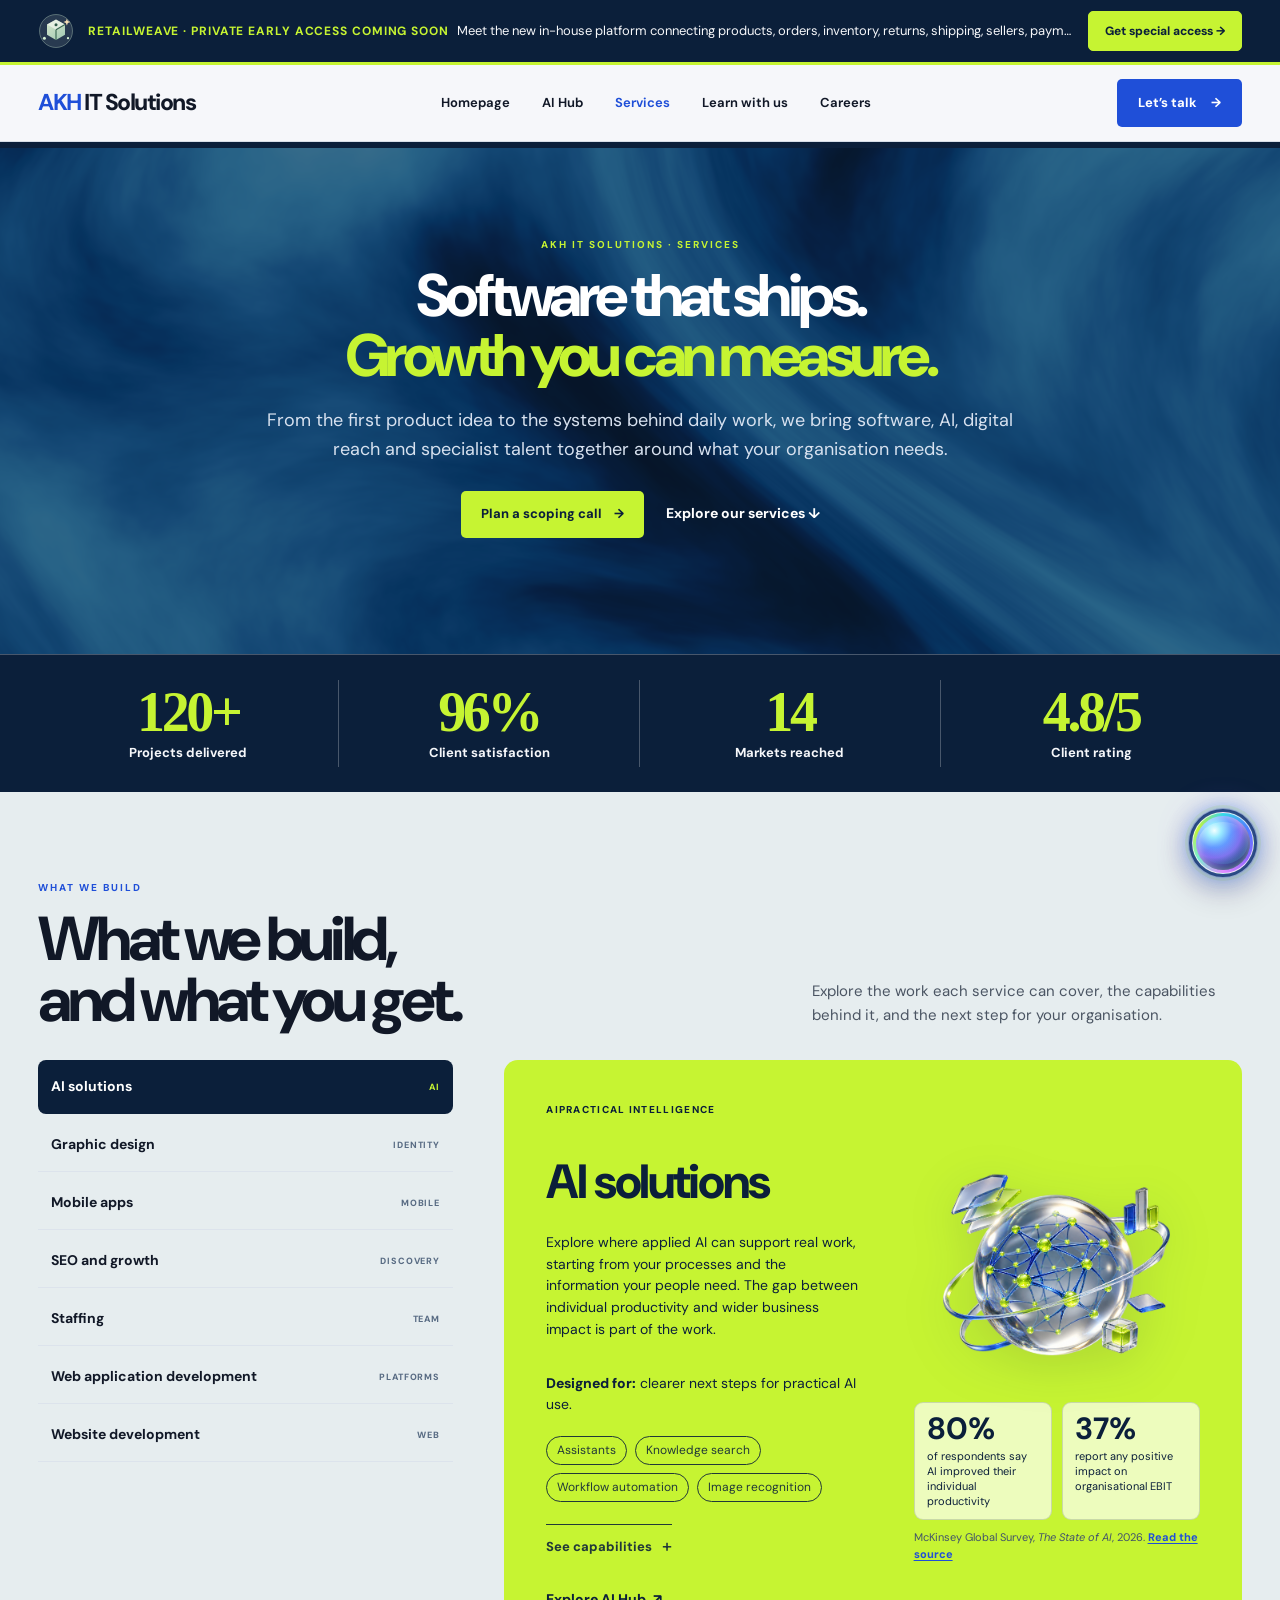
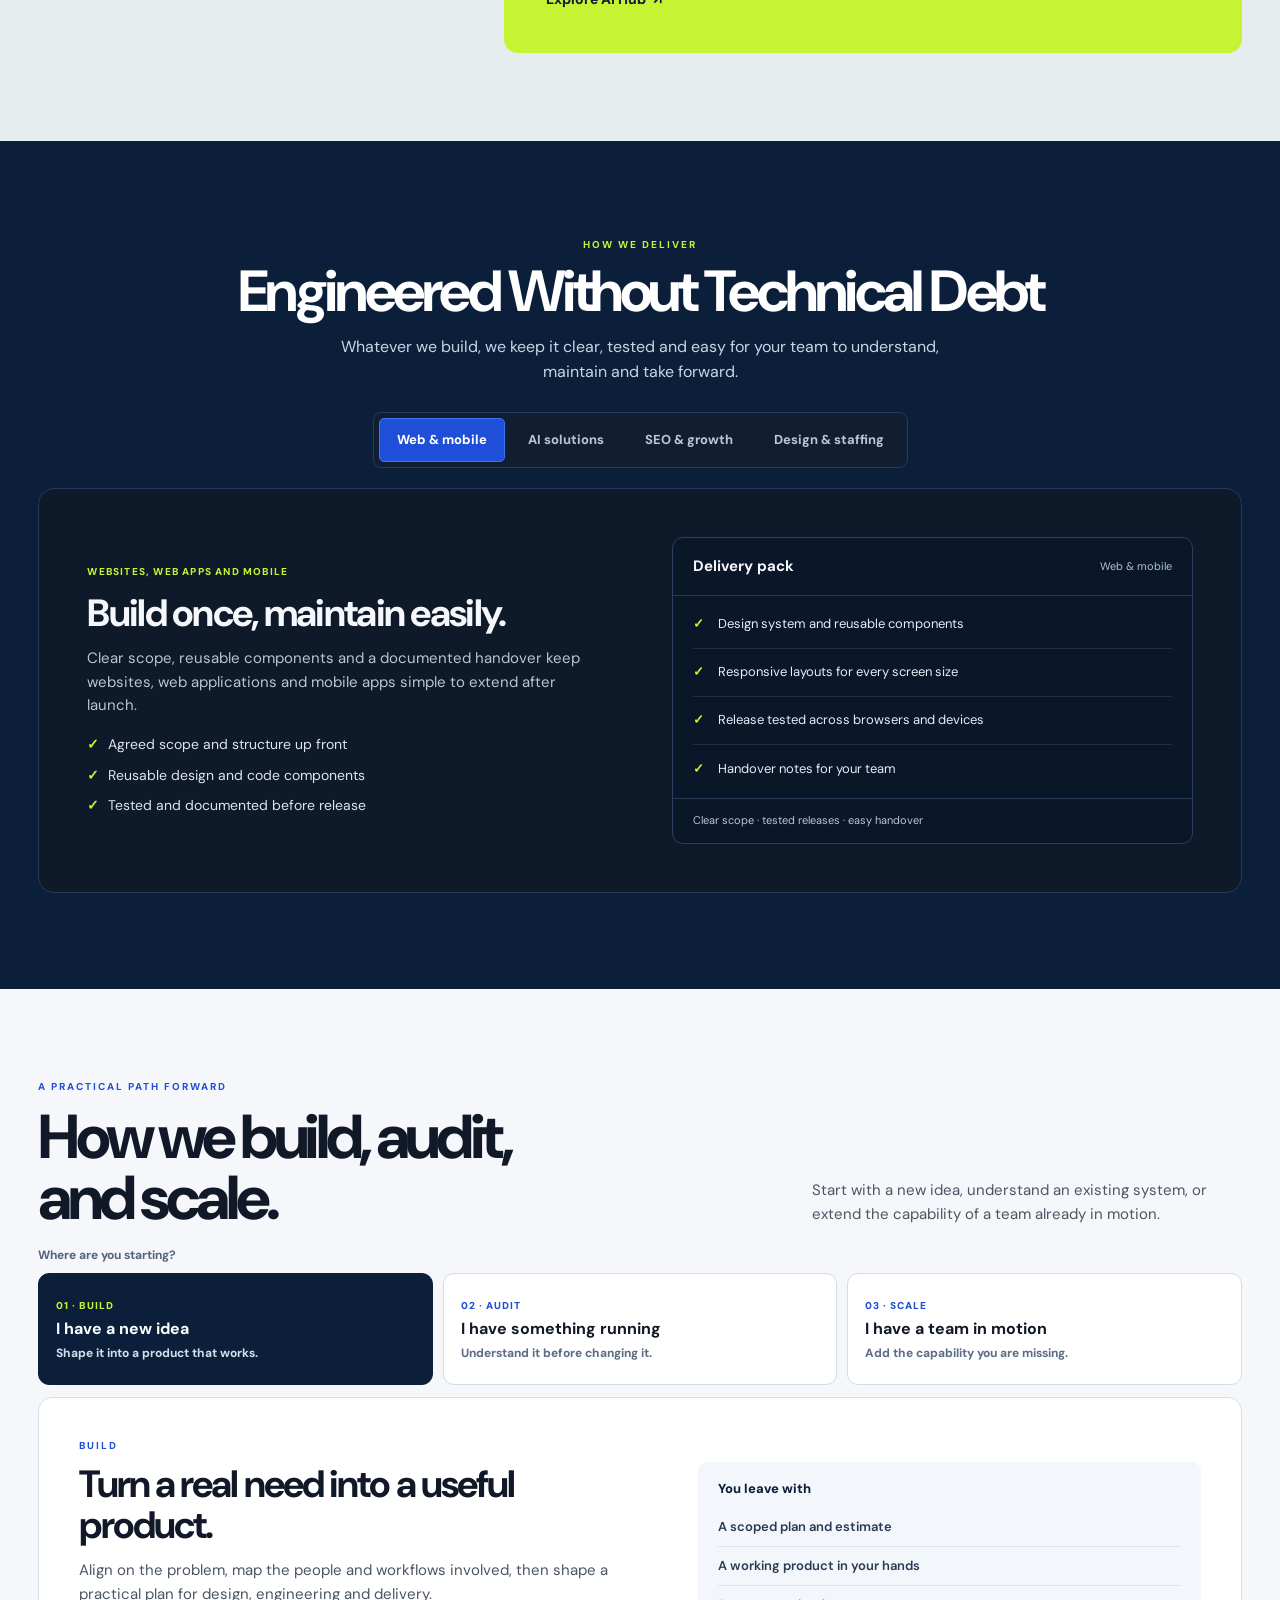
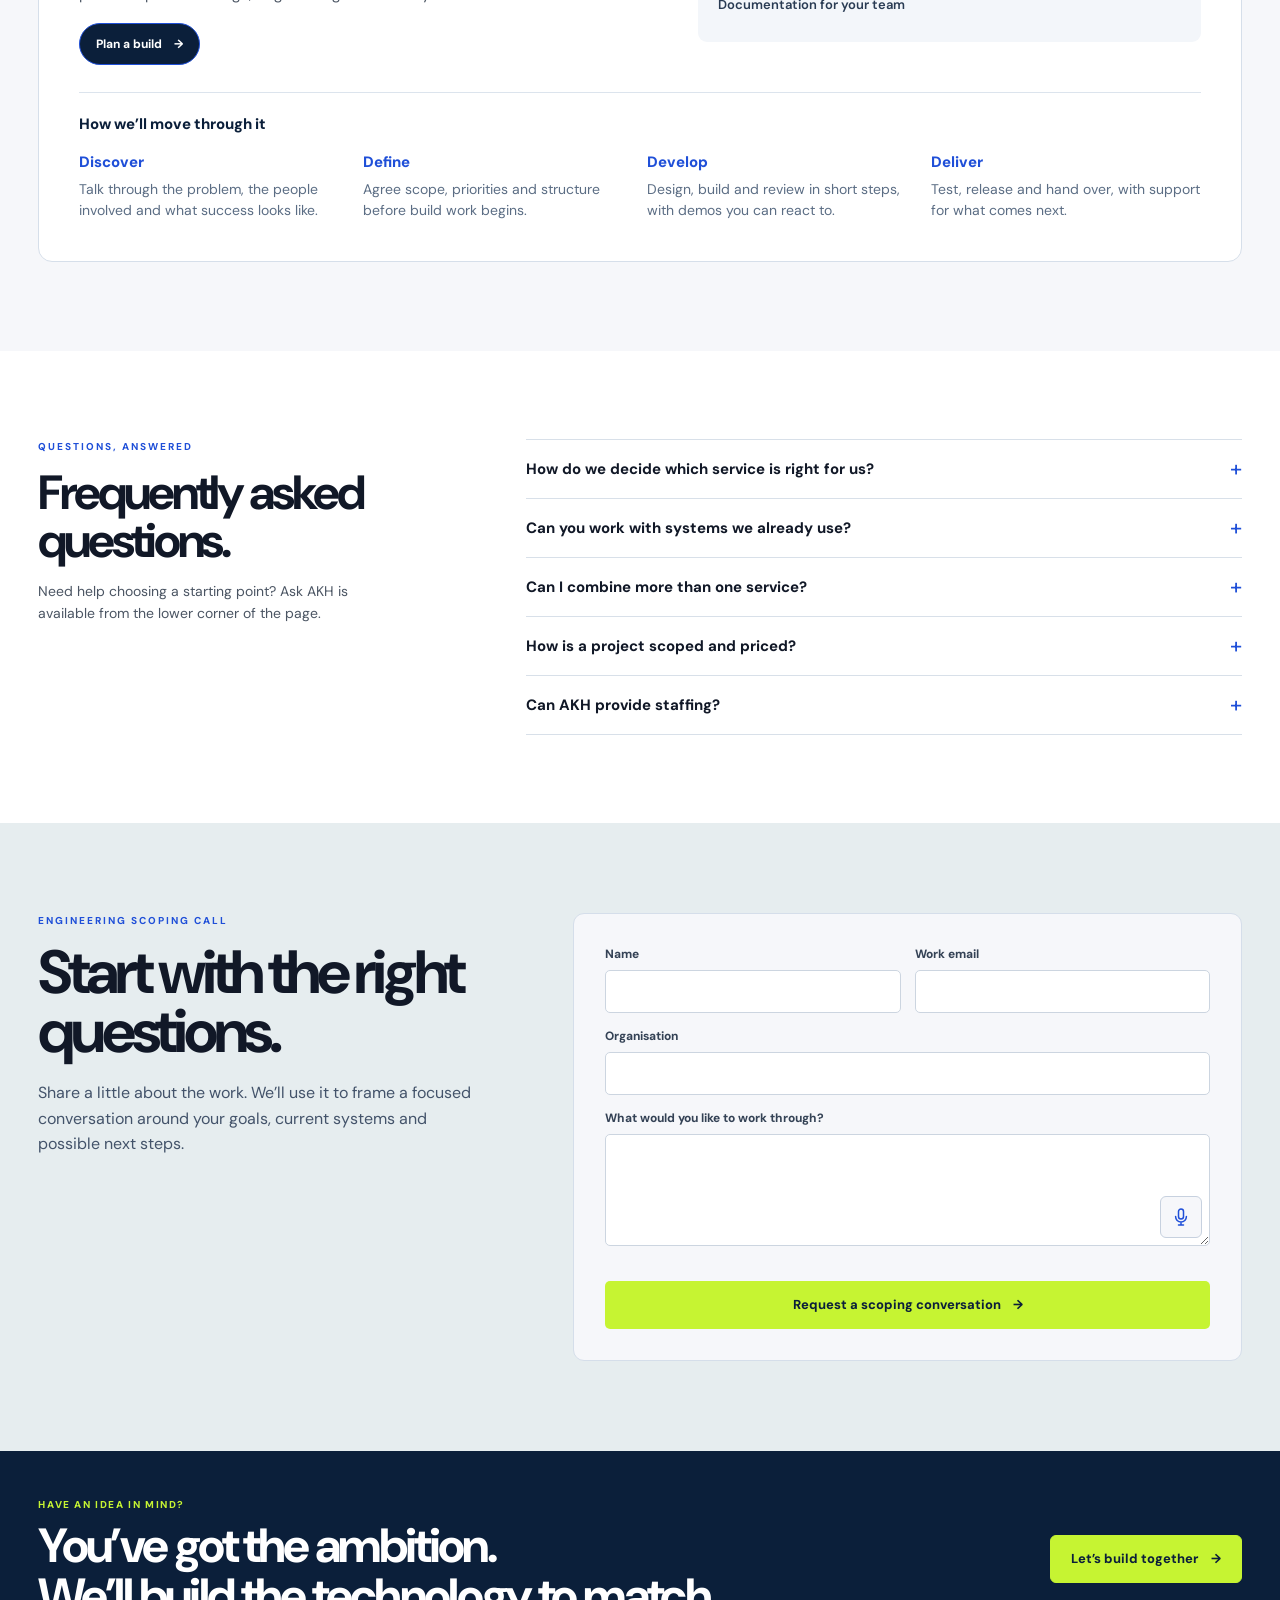
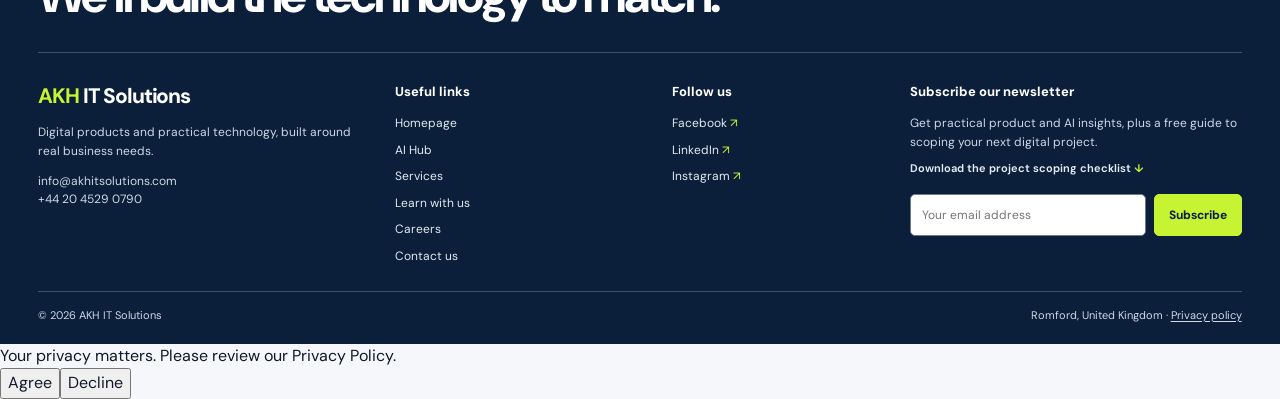
<file: site/services.html>
<!doctype html>
<html lang="en">
<head>
  <meta charset="utf-8">
  <meta name="viewport" content="width=device-width, initial-scale=1">
  <meta name="description" content="Explore AKH IT Solutions services across software development, applied AI, search, design and staffing.">
  <meta name="theme-color" content="#0B1F3A">
  <title>Services | AKH IT Solutions</title>
  <link rel="stylesheet" href="website/css/learning-careers.css">
  <link rel="stylesheet" href="website/css/interior-home-theme.css">
  <link rel="stylesheet" href="website/css/shared-shell.css">
  <link rel="stylesheet" href="website/css/akhit-unified.css?v=20261105-shared-footer">
  <link rel="stylesheet" href="website/css/services-page.css?v=20261106-proof-height">
  <link rel="stylesheet" href="website/css/assistant-consistency.css?v=20261106-composer-match">
  <link rel="stylesheet" href="website/css/header-consistency.css?v=20261104-five-page-consistency">
  <link rel="stylesheet" href="website/css/responsive-system.css?v=20261105-breakpoints">
  <link rel="stylesheet" href="website/css/annotation-refinements.css?v=20261106-hero-58">
  <link rel="stylesheet" href="website/css/spacing-refinements.css?v=20261106">
  <link rel="stylesheet" href="website/css/section-bands.css?v=20261106-1">
</head>
<body class="services-page" data-assistant-context="services">
  <a class="lc-skip" href="#main-content">Skip to content</a>
  <section class="launch-bar" aria-label="RetailWeave in-house product announcement">
    <div class="launch-inner">
      <img class="launch-mascot" src="website/images/home/retailweave-mark.svg" alt="">
      <p class="launch-copy"><strong>RetailWeave · Private early access coming soon</strong><span class="launch-description"> Meet the new in-house platform connecting products, orders, inventory, returns, shipping, sellers, payments, finance and reporting.</span></p>
      <button class="launch-button" id="open-waitlist" type="button" aria-haspopup="dialog" aria-controls="waitlist-dialog">Get special access <span aria-hidden="true">→</span></button>
    </div>
  </section>
  <header class="header" id="top">
    <div class="nav">
      <a class="brand" href="index.html" aria-label="AKH IT Solutions home"><b>AKH</b> IT Solutions</a>
      <nav class="links" aria-label="Main navigation">
        <a href="index.html">Homepage</a>
        <a href="service/artificial-intelligence.html">AI Hub</a>
        <a href="services.html" aria-current="page">Services</a>
        <a href="learn-with-us.html">Learn with us</a>
        <a href="careers.html">Careers</a>
      </nav>
      <details class="mobile-menu">
        <summary aria-label="Open navigation"><span aria-hidden="true">☰</span><span class="sr-only">Menu</span></summary>
        <nav aria-label="Mobile navigation">
          <a href="index.html">Homepage</a>
          <a href="service/artificial-intelligence.html">AI Hub</a>
          <a href="services.html" aria-current="page">Services</a>
          <a href="learn-with-us.html">Learn with us</a>
          <a href="careers.html">Careers</a>
        </nav>
      </details>
      <a class="cta" href="https://avinashgit26.github.io/akhit-solutions-redesign/contact-us.html">Let’s talk <span aria-hidden="true">→</span></a>
    </div>
  </header>

  <main id="main-content">
    <section class="services-hero" aria-labelledby="services-title">
      <div class="services-hero-wave-stage" aria-hidden="true"><canvas class="services-hero-wave"></canvas></div>
      <div class="lc-wrap services-hero-grid">
        <div class="services-hero-copy">
          <p class="lc-eyebrow">AKH IT Solutions · Services</p>
          <h1 id="services-title">Software that ships.<br><span>Growth you can measure.</span></h1>
          <p class="services-hero-intro">From the first product idea to the systems behind daily work, we bring software, AI, digital reach and specialist talent together around what your organisation needs.</p>
          <div class="services-hero-actions">
            <a class="lc-cta" href="#scoping-call">Plan a scoping call <span aria-hidden="true">→</span></a>
            <a class="services-text-link" href="#what-we-build">Explore our services <span aria-hidden="true">↓</span></a>
          </div>
        </div>
      </div>
      <div class="services-proof" role="region" aria-label="Service delivery metrics">
        <div class="lc-wrap">
          <div class="services-proof-grid">
            <article class="services-proof-item"><strong class="services-proof-value" data-count="120" data-suffix="+">120+</strong><span>Projects delivered</span></article>
            <article class="services-proof-item"><strong class="services-proof-value" data-count="96" data-suffix="%">96%</strong><span>Client satisfaction</span></article>
            <article class="services-proof-item"><strong class="services-proof-value" data-count="14">14</strong><span>Markets reached</span></article>
            <article class="services-proof-item"><strong class="services-proof-value" data-count="4.8" data-decimals="1" data-suffix="/5">4.8/5</strong><span>Client rating</span></article>
          </div>
        </div>
      </div>
    </section>

    <section class="services-offerings" id="what-we-build" aria-labelledby="services-offerings-title">
      <div class="lc-wrap">
        <header class="services-section-head">
          <div><p class="lc-eyebrow">What we build</p><h2 id="services-offerings-title">What we build,<br>and what you get.</h2></div>
          <p>Explore the work each service can cover, the capabilities behind it, and the next step for your organisation.</p>
        </header>
        <div class="services-offering-layout">
          <div class="services-offering-tabs" role="tablist" aria-label="Choose a service" aria-orientation="vertical">
            <button class="services-offering-tab" id="offering-tab-ai" type="button" role="tab" aria-selected="true" aria-controls="artificial-intelligence" tabindex="0"><span>AI solutions</span><small>AI</small></button>
            <button class="services-offering-tab" id="offering-tab-design" type="button" role="tab" aria-selected="false" aria-controls="graphic-design" tabindex="-1"><span>Graphic design</span><small>IDENTITY</small></button>
            <button class="services-offering-tab" id="offering-tab-mobile" type="button" role="tab" aria-selected="false" aria-controls="mobile-app-development" tabindex="-1"><span>Mobile apps</span><small>MOBILE</small></button>
            <button class="services-offering-tab" id="offering-tab-seo" type="button" role="tab" aria-selected="false" aria-controls="seo-services" tabindex="-1"><span>SEO and growth</span><small>DISCOVERY</small></button>
            <button class="services-offering-tab" id="offering-tab-staffing" type="button" role="tab" aria-selected="false" aria-controls="tech-staffing" tabindex="-1"><span>Staffing</span><small>TEAM</small></button>
            <button class="services-offering-tab" id="offering-tab-webapp" type="button" role="tab" aria-selected="false" aria-controls="web-application-development" tabindex="-1"><span>Web application development</span><small>PLATFORMS</small></button>
            <button class="services-offering-tab" id="offering-tab-website" type="button" role="tab" aria-selected="false" aria-controls="website-development" tabindex="-1"><span>Website development</span><small>WEB</small></button>
          </div>
          <div class="services-offering-grid">
            <article class="services-offering-card services-offering-card--lime" id="artificial-intelligence" role="tabpanel" aria-labelledby="offering-tab-ai" tabindex="0"><div class="services-offering-main"><div class="services-offering-copy"><div class="services-offering-top"><span>AI</span><span>Practical intelligence</span></div>
              <h3>AI solutions</h3>
              <p>Explore where applied AI can support real work, starting from your processes and the information your people need. The gap between individual productivity and wider business impact is part of the work.</p>
              <p class="services-outcome"><strong>Designed for:</strong> clearer next steps for practical AI use.</p>
              <div class="services-tags" aria-label="AI capabilities"><span>Assistants</span><span>Knowledge search</span><span>Workflow automation</span><span>Image recognition</span></div>
              <details class="services-card-details"><summary>See capabilities</summary><ul><li>Map processes and identify repeated work or information gaps</li><li>Assistants and knowledge search</li><li>Workflow automation and AI-enabled product features</li><li>Image recognition and language or text analysis</li><li>Evaluation with safeguards and human review</li></ul></details>
              <a class="services-offering-link" href="service/artificial-intelligence.html">Explore AI Hub <span aria-hidden="true">↗</span></a></div><aside class="services-offering-visual"><img src="website/images/home/services/service-ai-cutout.png" alt="Applied AI service illustration" loading="lazy"><div class="services-impact-stats" aria-label="AI survey context"><div><strong>80%</strong><span>of respondents say AI improved their individual productivity</span></div><div><strong>37%</strong><span>report any positive impact on organisational EBIT</span></div></div><p class="services-impact-source">McKinsey Global Survey, <em>The State of AI</em>, 2026. <a href="https://www.mckinsey.com/capabilities/quantumblack/our-insights/the-state-of-ai" target="_blank" rel="noopener noreferrer">Read the source</a></p></aside></div></article>

            <article class="services-offering-card services-offering-card--white" id="graphic-design" role="tabpanel" aria-labelledby="offering-tab-design" tabindex="0" hidden><div class="services-offering-main"><div class="services-offering-copy"><div class="services-offering-top"><span>IDENTITY</span><span>Brand expression</span></div>
              <h3>Graphic design</h3>
              <p>Make your message clear through visual work shaped around your brand, audience and channels, so it is recognisable wherever it appears.</p>
              <p class="services-outcome"><strong>Designed for:</strong> recognisable visuals across digital and print.</p>
              <div class="services-tags" aria-label="Graphic design capabilities"><span>Visual identity</span><span>Print</span><span>Website graphics</span><span>Social</span></div>
              <details class="services-card-details"><summary>See capabilities</summary><ul><li>Logos and visual identity</li><li>Print and marketing materials</li><li>Website graphics</li><li>Social media content</li><li>Consistent visuals across digital and print</li></ul></details>
              <a class="services-offering-link" href="https://avinashgit26.github.io/akhit-solutions-redesign/contact-us.html?subject=Graphic%20design">Discuss design work <span aria-hidden="true">↗</span></a></div><aside class="services-offering-visual"><img src="website/images/home/services/service-graphic-design-cutout.png" alt="Graphic design service illustration" loading="lazy"><div class="services-impact-stats" aria-label="McKinsey Design Index context"><div><strong>+32pp</strong><span>higher revenue growth for top-quartile MDI scorers versus industry counterparts over five years</span></div><div><strong>+56pp</strong><span>higher total shareholder return growth for top-quartile MDI scorers</span></div></div><p class="services-impact-source">McKinsey Design Index · 300 listed companies, five years. <a href="https://www.mckinsey.com/capabilities/tech-and-ai/our-insights/the-business-value-of-design" target="_blank" rel="noopener noreferrer">Read the source</a></p></aside></div></article>

            <article class="services-offering-card services-offering-card--pale" id="mobile-app-development" role="tabpanel" aria-labelledby="offering-tab-mobile" tabindex="0" hidden><div class="services-offering-main"><div class="services-offering-copy"><div class="services-offering-top"><span>MOBILE</span><span>Customer and team experiences</span></div>
              <h3>Mobile apps</h3>
              <p>Build useful mobile experiences for customers and teams, with a considered approach to platform and support.</p>
              <p class="services-outcome"><strong>Designed for:</strong> helpful experiences across the devices people use.</p>
              <div class="services-tags" aria-label="Mobile app capabilities"><span>iOS</span><span>Android</span><span>Cross-platform</span><span>Enterprise mobility</span></div>
              <details class="services-card-details"><summary>See capabilities</summary><ul><li>Native iOS and Android apps</li><li>Cross-platform applications</li><li>Enterprise mobility solutions</li><li>User experience, security, performance and maintenance</li></ul></details>
              <a class="services-offering-link" href="https://avinashgit26.github.io/akhit-solutions-redesign/contact-us.html?subject=Mobile%20app%20development">Discuss a mobile app <span aria-hidden="true">↗</span></a></div><aside class="services-offering-visual"><img src="website/images/home/services/service-mobile-app-cutout.png" alt="Mobile app development service illustration" loading="lazy"><div class="services-impact-stats" aria-label="Sensor Tower mobile market context"><div><strong>3.6h</strong><span>average daily time spent in apps per mobile user</span></div><div><strong>+21%</strong><span>year-on-year growth in non-game app in-app purchase revenue</span></div></div><p class="services-impact-source">Sensor Tower, <em>State of Mobile 2026</em> (2025 data). <a href="https://sensortower.com/blog/state-of-mobile-2026" target="_blank" rel="noopener noreferrer">Read the source</a></p></aside></div></article>

            <article class="services-offering-card services-offering-card--pale" id="seo-services" role="tabpanel" aria-labelledby="offering-tab-seo" tabindex="0" hidden><div class="services-offering-main"><div class="services-offering-copy"><div class="services-offering-top"><span>DISCOVERY</span><span>Search and growth</span></div>
              <h3>SEO and growth</h3>
              <p>Help the right people find your business through a search strategy informed by market demand and your channels, so growth is not only what you pay for.</p>
              <p class="services-outcome"><strong>Designed for:</strong> useful content, clearer discovery and considered reporting.</p>
              <div class="services-tags" aria-label="SEO capabilities"><span>Technical audit</span><span>Content strategy</span><span>Local SEO</span><span>Monthly reporting</span></div>
              <details class="services-card-details"><summary>See capabilities</summary><ul><li>Market and competitor analysis</li><li>Content planning and keyword research</li><li>Page content, metadata and site structure</li><li>Landing pages and link profiles</li><li>Website speed and mobile experience</li></ul></details>
              <a class="services-offering-link" href="https://avinashgit26.github.io/akhit-solutions-redesign/contact-us.html?subject=SEO%20services">Discuss SEO support <span aria-hidden="true">↗</span></a></div><aside class="services-offering-visual"><img src="website/images/home/services/service-seo-cutout.png" alt="SEO service illustration" loading="lazy"><div class="services-impact-stats" aria-label="BrightEdge 2019 search channel share"><div><strong>53%</strong><span>of trackable website traffic from organic search</span></div><div><strong>15%</strong><span>from paid search in the same analysis</span></div></div><p class="services-impact-source">BrightEdge, 2019 channel report; direct traffic excluded. <a href="https://videos.brightedge.com/research-report/BrightEdge_ChannelReport2019_FINAL.pdf" target="_blank" rel="noopener noreferrer">Read the report</a> · Separate example: <a href="https://developers.google.com/search/case-studies/monster-india-case-study" target="_blank" rel="noopener noreferrer">Monster India case study</a></p></aside></div></article>

            <article class="services-offering-card services-offering-card--navy" id="tech-staffing" role="tabpanel" aria-labelledby="offering-tab-staffing" tabindex="0" hidden><div class="services-offering-main"><div class="services-offering-copy"><div class="services-offering-top"><span>TEAM</span><span>People and capability</span></div>
              <h3>Staffing</h3>
              <p>Strengthen your team with skilled professionals whose experience fits the role and the capability you need to add.</p>
              <p class="services-outcome"><strong>Designed for:</strong> flexible access to skilled people across your business.</p>
              <div class="services-tags" aria-label="Staffing capabilities"><span>Technology</span><span>Marketing</span><span>Administration</span><span>Operations</span></div>
              <details class="services-card-details"><summary>See capabilities</summary><ul><li>Technology professionals matched to role needs</li><li>Marketing specialists</li><li>Administration professionals</li><li>Operations support shaped around your team</li></ul></details>
              <a class="services-offering-link" href="https://avinashgit26.github.io/akhit-solutions-redesign/contact-us.html?subject=Staffing">Discuss team support <span aria-hidden="true">↗</span></a></div><aside class="services-offering-visual"><img src="website/images/home/services/service-tech-staffing-cutout.png" alt="Staffing service illustration" loading="lazy"><div class="services-impact-stats" aria-label="ManpowerGroup UK talent shortage context"><div><strong>76%</strong><span>of UK employers reported talent shortages in 2025</span></div><div><strong>#1</strong><span>IT and data skills in UK demand, up from 8th in 2014</span></div></div><p class="services-impact-source">ManpowerGroup UK, <em>2025 Talent Shortage Survey</em>. <a href="https://www.manpowergroup.co.uk/b_latest-from-manpowergroup-has-uk-skills-gap-peaked/" target="_blank" rel="noopener noreferrer">Read the source</a></p></aside></div></article>

            <article class="services-offering-card services-offering-card--white" id="web-application-development" role="tabpanel" aria-labelledby="offering-tab-webapp" tabindex="0" hidden><div class="services-offering-main"><div class="services-offering-copy"><div class="services-offering-top"><span>PLATFORMS</span><span>Connected business tools</span></div>
              <h3>Web application development</h3>
              <p>Purpose-built applications for the workflows, information and people at the heart of your organisation, engineered to avoid the debt that slows teams down.</p>
              <p class="services-outcome"><strong>Designed for:</strong> connected tools shaped around how your teams work.</p>
              <div class="services-tags" aria-label="Web application capabilities"><span>ERP &amp; finance</span><span>CRM</span><span>HR platforms</span><span>Logistics</span></div>
              <details class="services-card-details"><summary>See capabilities</summary><ul><li>ERP and finance tools</li><li>Customer relationship management systems</li><li>HR and workforce platforms</li><li>Reservation, appointment and logistics workflows</li></ul></details>
              <a class="services-offering-link" href="https://avinashgit26.github.io/akhit-solutions-redesign/contact-us.html?subject=Web%20application%20development">Discuss an application <span aria-hidden="true">↗</span></a></div><aside class="services-offering-visual"><img src="website/images/home/services/service-web-app-cutout.png" alt="Web application development service illustration" loading="lazy"><div class="services-impact-stats" aria-label="McKinsey software development and technology debt research"><div><strong>4–5×</strong><span>faster revenue growth correlated with top-quartile Developer Velocity Index scores (2014–18)</span></div><div><strong>10–20%</strong><span>of new-product technology budgets diverted to resolve technology debt</span></div></div><p class="services-impact-source">McKinsey, <em>Developer Velocity</em> (440 executives) and <em>Tech debt</em> (50 CIOs), 2020. <a href="https://www.mckinsey.com/industries/technology-media-and-telecommunications/our-insights/developer-velocity-how-software-excellence-fuels-business-performance" target="_blank" rel="noopener noreferrer">Developer Velocity</a> · <a href="https://www.mckinsey.com/capabilities/tech-and-ai/our-insights/tech-debt-reclaiming-tech-equity" target="_blank" rel="noopener noreferrer">Technology debt</a></p></aside></div></article>

            <article class="services-offering-card services-offering-card--pale" id="website-development" role="tabpanel" aria-labelledby="offering-tab-website" tabindex="0" hidden><div class="services-offering-main"><div class="services-offering-copy"><div class="services-offering-top"><span>WEB</span><span>Websites and commerce</span></div>
              <h3>Website development</h3>
              <p>Give your business a clear home online, with a site that works across screens and supports how you publish and sell. A fast site can support a smoother buying experience.</p>
              <p class="services-outcome"><strong>Designed for:</strong> responsive experiences that support your content and commerce.</p>
              <div class="services-tags" aria-label="Website capabilities"><span>Marketing sites</span><span>Web apps</span><span>E-commerce</span><span>CMS</span></div>
              <details class="services-card-details"><summary>See capabilities</summary><ul><li>Responsive business websites</li><li>E-commerce storefronts and order flows</li><li>Content management systems</li><li>Page-speed and organic-search improvements</li></ul></details>
              <a class="services-offering-link" href="https://avinashgit26.github.io/akhit-solutions-redesign/contact-us.html?subject=Website%20development">Discuss a website <span aria-hidden="true">↗</span></a></div><aside class="services-offering-visual"><img src="website/images/home/services/service-website-cutout.png" alt="Website development service illustration" loading="lazy"><div class="services-impact-stats" aria-label="Google and Deloitte mobile site speed study"><div><strong>+8.4%</strong><span>retail conversions after a 0.1-second mobile speed improvement</span></div><div><strong>+9.2%</strong><span>average order value in the same study</span></div></div><p class="services-impact-source">Google and Deloitte, <em>Milliseconds Make Millions</em> (37 brands, 30M+ sessions), 2020. <a href="https://web.dev/case-studies/milliseconds-make-millions" target="_blank" rel="noopener noreferrer">Read the study</a></p></aside></div></article>
          </div>
        </div>
      </div>
    </section>

    <section class="services-engineering" aria-labelledby="services-engineering-title">
      <div class="lc-wrap">
        <header class="services-engineering-heading">
          <p class="lc-eyebrow">How we deliver</p>
          <h2 id="services-engineering-title">Engineered Without Technical Debt</h2>
          <p>Whatever we build, we keep it clear, tested and easy for your team to understand, maintain and take forward.</p>
        </header>
        <div class="services-engineering-tabs" role="tablist" aria-label="Engineering approaches">
          <button id="engineering-tab-web" class="services-engineering-tab" type="button" role="tab" aria-selected="true" aria-controls="engineering-panel-web" tabindex="0">Web &amp; mobile</button>
          <button id="engineering-tab-ai" class="services-engineering-tab" type="button" role="tab" aria-selected="false" aria-controls="engineering-panel-ai" tabindex="-1">AI solutions</button>
          <button id="engineering-tab-seo" class="services-engineering-tab" type="button" role="tab" aria-selected="false" aria-controls="engineering-panel-seo" tabindex="-1">SEO &amp; growth</button>
          <button id="engineering-tab-design" class="services-engineering-tab" type="button" role="tab" aria-selected="false" aria-controls="engineering-panel-design" tabindex="-1">Design &amp; staffing</button>
        </div>
        <div class="services-engineering-panel" id="engineering-panel-web" role="tabpanel" aria-labelledby="engineering-tab-web" tabindex="0">
          <div class="services-engineering-detail">
            <p class="services-engineering-kicker">WEBSITES, WEB APPS AND MOBILE</p>
            <h3>Build once, maintain easily.</h3>
            <p>Clear scope, reusable components and a documented handover keep websites, web applications and mobile apps simple to extend after launch.</p>
            <ul><li>Agreed scope and structure up front</li><li>Reusable design and code components</li><li>Tested and documented before release</li></ul>
          </div>
          <div class="services-delivery-card">
            <div class="services-delivery-head"><strong>Delivery pack</strong><span>Web &amp; mobile</span></div>
            <ul><li>Design system and reusable components</li><li>Responsive layouts for every screen size</li><li>Release tested across browsers and devices</li><li>Handover notes for your team</li></ul>
            <p class="services-delivery-foot">Clear scope · tested releases · easy handover</p>
          </div>
        </div>
        <div class="services-engineering-panel" id="engineering-panel-ai" role="tabpanel" aria-labelledby="engineering-tab-ai" tabindex="0" hidden>
          <div class="services-engineering-detail">
            <p class="services-engineering-kicker">AI SOLUTIONS</p>
            <h3>Practical AI, with people in control.</h3>
            <p>Start from a real process, connect to the information your team already uses, and keep clear review steps around every outcome.</p>
            <ul><li>A defined use case before any build</li><li>Connected to your existing tools and data</li><li>Review steps and usage monitoring</li></ul>
          </div>
          <div class="services-delivery-card">
            <div class="services-delivery-head"><strong>Project pack</strong><span>AI solutions</span></div>
            <ul><li>Use case and measure of success</li><li>Review of data sources and access</li><li>Pilot with real users</li><li>Monitoring and review plan</li></ul>
            <p class="services-delivery-foot">Defined use case · real data · human review</p>
          </div>
        </div>
        <div class="services-engineering-panel" id="engineering-panel-seo" role="tabpanel" aria-labelledby="engineering-tab-seo" tabindex="0" hidden>
          <div class="services-engineering-detail">
            <p class="services-engineering-kicker">SEO AND GROWTH</p>
            <h3>Growth you can trace.</h3>
            <p>Technical fixes, useful content and monthly reporting tied to the goals you set, so you can see what is working and why.</p>
            <ul><li>Technical audit before any content</li><li>Content planned around real demand</li><li>Reporting your whole team can read</li></ul>
          </div>
          <div class="services-delivery-card">
            <div class="services-delivery-head"><strong>Monthly report</strong><span>SEO &amp; growth</span></div>
            <ul><li>Search visibility against your goals</li><li>Technical issues found and fixed</li><li>Content published and its results</li><li>Priorities for the month ahead</li></ul>
            <p class="services-delivery-foot">Audit first · content with purpose · clear reporting</p>
          </div>
        </div>
        <div class="services-engineering-panel" id="engineering-panel-design" role="tabpanel" aria-labelledby="engineering-tab-design" tabindex="0" hidden>
          <div class="services-engineering-detail">
            <p class="services-engineering-kicker">GRAPHIC DESIGN AND STAFFING</p>
            <h3>Work that fits how you work.</h3>
            <p>Visual work built around your brand, and skilled professionals across marketing, administration, technology and more who join your team ready to follow your standards.</p>
            <ul><li>Brand guidelines applied across channels</li><li>Professionals matched to the role</li><li>Regular check-ins and clear handover</li></ul>
          </div>
          <div class="services-delivery-card">
            <div class="services-delivery-head"><strong>What to expect</strong><span>Design &amp; staffing</span></div>
            <ul><li>Assets ready for digital and print</li><li>Professionals matched to your role and needs</li><li>Regular feedback and progress reviews</li><li>Flexibility to scale up or down</li></ul>
            <p class="services-delivery-foot">Consistent brand · matched talent · flexible support</p>
          </div>
        </div>
      </div>
    </section>

    <section class="services-process" id="build-audit-scale" data-process-stage="build" aria-labelledby="services-process-title">
      <div class="lc-wrap">
        <header class="services-section-head services-section-head--process">
          <div><p class="lc-eyebrow">A practical path forward</p><h2 id="services-process-title">How we build, audit,<br>and scale.</h2></div>
          <p>Start with a new idea, understand an existing system, or extend the capability of a team already in motion.</p>
        </header>
        <p class="services-process-prompt">Where are you starting?</p>
        <div class="services-process-tabs" role="tablist" aria-label="How AKH works">
          <button id="process-tab-build" class="services-process-tab" type="button" role="tab" aria-selected="true" aria-controls="process-panel-build" tabindex="0"><span class="services-process-tab-label">01 · BUILD</span><strong>I have a new idea</strong><small>Shape it into a product that works.</small></button>
          <button id="process-tab-audit" class="services-process-tab" type="button" role="tab" aria-selected="false" aria-controls="process-panel-audit" tabindex="-1"><span class="services-process-tab-label">02 · AUDIT</span><strong>I have something running</strong><small>Understand it before changing it.</small></button>
          <button id="process-tab-scale" class="services-process-tab" type="button" role="tab" aria-selected="false" aria-controls="process-panel-scale" tabindex="-1"><span class="services-process-tab-label">03 · SCALE</span><strong>I have a team in motion</strong><small>Add the capability you are missing.</small></button>
        </div>
        <div class="services-process-panel" id="process-panel-build" role="tabpanel" aria-labelledby="process-tab-build" tabindex="0">
          <div class="services-process-content">
            <div><p class="lc-eyebrow">Build</p><h3>Turn a real need into a useful product.</h3><p>Align on the problem, map the people and workflows involved, then shape a practical plan for design, engineering and delivery.</p><a class="lc-cta services-process-cta" href="#scoping-call">Plan a build <span aria-hidden="true">→</span></a></div>
            <div class="services-process-outcomes"><h4>You leave with</h4><ul><li>A scoped plan and estimate</li><li>A working product in your hands</li><li>Documentation for your team</li></ul></div>
          </div>
          <div class="services-process-steps-wrap"><h4>How we’ll move through it</h4><ol class="services-process-steps"><li><strong>Discover</strong><p>Talk through the problem, the people involved and what success looks like.</p></li><li><strong>Define</strong><p>Agree scope, priorities and structure before build work begins.</p></li><li><strong>Develop</strong><p>Design, build and review in short steps, with demos you can react to.</p></li><li><strong>Deliver</strong><p>Test, release and hand over, with support for what comes next.</p></li></ol></div>
        </div>
        <div class="services-process-panel" id="process-panel-audit" role="tabpanel" aria-labelledby="process-tab-audit" tabindex="0" hidden>
          <div class="services-process-content">
            <div><p class="lc-eyebrow">Audit</p><h3>Understand what you have before changing it.</h3><p>Review an existing website, application, search presence or AI workflow to see what is working, what is not and where to focus first.</p><a class="lc-cta services-process-cta" href="#scoping-call">Book an audit <span aria-hidden="true">→</span></a></div>
            <div class="services-process-outcomes"><h4>You leave with</h4><ul><li>A clear written findings report</li><li>A prioritised list of fixes</li><li>A realistic roadmap</li></ul></div>
          </div>
          <div class="services-process-steps-wrap"><h4>How we’ll move through it</h4><ol class="services-process-steps"><li><strong>Discover</strong><p>Review the current site, app or system and how people actually use it.</p></li><li><strong>Define</strong><p>Rank findings by impact and effort, and agree what to fix first.</p></li><li><strong>Develop</strong><p>Fix and improve the priority areas in manageable, reviewed steps.</p></li><li><strong>Deliver</strong><p>Re-test, document the changes and set out a plan for ongoing care.</p></li></ol></div>
        </div>
        <div class="services-process-panel" id="process-panel-scale" role="tabpanel" aria-labelledby="process-tab-scale" tabindex="0" hidden>
          <div class="services-process-content">
            <div><p class="lc-eyebrow">Scale</p><h3>Add capability to a team already in motion.</h3><p>Extend what you have with skilled people in technology, marketing, administration and more, who fit into the way you already work.</p><a class="lc-cta services-process-cta" href="#scoping-call">Extend your team <span aria-hidden="true">→</span></a></div>
            <div class="services-process-outcomes"><h4>You leave with</h4><ul><li>Professionals matched to the role</li><li>A smooth start alongside your team</li><li>Flexibility to scale up or down</li></ul></div>
          </div>
          <div class="services-process-steps-wrap"><h4>How we’ll move through it</h4><ol class="services-process-steps"><li><strong>Discover</strong><p>Understand your team, tools, workflow and the skills gap to fill.</p></li><li><strong>Define</strong><p>Agree roles, working methods and how success will be reviewed.</p></li><li><strong>Develop</strong><p>New team members join and work to your standards and cadence.</p></li><li><strong>Deliver</strong><p>Review progress regularly and grow or reduce the team as needs change.</p></li></ol></div>
        </div>
      </div>
    </section>

    <section class="services-faq" aria-labelledby="services-faq-title">
      <div class="lc-wrap services-faq-layout">
        <header class="services-faq-heading"><p class="lc-eyebrow">Questions, answered</p><h2 id="services-faq-title">Frequently asked questions.</h2><p>Need help choosing a starting point? Ask AKH is available from the lower corner of the page.</p></header>
        <div class="services-faq-list">
          <details><summary>How do we decide which service is right for us?</summary><p>Start with the challenge or opportunity you want to address. AKH can discuss your goals, existing systems and constraints, then help identify a sensible next step.</p></details>
          <details><summary>Can you work with systems we already use?</summary><p>Yes. Existing workflows and platforms can be part of the discovery and scoping conversation. A new build is not assumed to be the right answer.</p></details>
          <details><summary>Can I combine more than one service?</summary><p>Yes. Software, AI, search, design and specialist staffing can be considered together when that fits the work.</p></details>
          <details><summary>How is a project scoped and priced?</summary><p>Costs depend on the goals, scope, integrations and delivery needs. The first step is to understand the work before discussing a tailored estimate.</p></details>
          <details><summary>Can AKH provide staffing?</summary><p>Staffing can support needs across technology, marketing, administration and operations, with professionals whose experience fits the role and capability you need to add.</p></details>
        </div>
      </div>
    </section>

    <section class="services-scoping" id="scoping-call" aria-labelledby="scoping-title">
      <div class="lc-wrap services-scoping-grid">
        <div class="services-scoping-copy">
          <p class="lc-eyebrow">Engineering scoping call</p>
          <h2 id="scoping-title">Start with the right questions.</h2>
          <p>Share a little about the work. We’ll use it to frame a focused conversation around your goals, current systems and possible next steps.</p>
        </div>
        <form class="services-scoping-form" id="services-scoping-form">
          <div class="services-form-fields">
            <label class="services-field"><span>Name</span><input name="name" type="text" autocomplete="name" required></label>
            <label class="services-field"><span>Work email</span><input name="email" type="email" autocomplete="email" required></label>
            <label class="services-field services-field--wide"><span>Organisation</span><input name="organization" type="text" autocomplete="organization" required></label>
            <label class="services-field services-field--wide services-brief-field"><span>What would you like to work through?</span><textarea id="scoping-brief" name="brief" rows="4" aria-describedby="scoping-voice-status" required></textarea><button class="services-mic" id="scoping-mic" type="button" aria-label="Use voice input for your project brief" aria-pressed="false"><svg viewBox="0 0 24 24" aria-hidden="true"><rect x="9" y="2.5" width="6" height="12" rx="3"></rect><path d="M5.5 11.5a6.5 6.5 0 0 0 13 0M12 18v3.5M9 21.5h6"></path></svg></button></label>
          </div>
          <p class="services-voice-status" id="scoping-voice-status" role="status" aria-live="polite"></p>
          <button class="lc-cta services-submit" type="submit">Request a scoping conversation <span aria-hidden="true">→</span></button>
          <p class="services-submit-status" id="scoping-submit-status" role="status" aria-live="polite"></p>
        </form>
      </div>
    </section>
  </main>

  <footer class="site-footer">
    <div class="site-footer-wrap">
      <div class="site-footer-cta"><div><p class="site-footer-eyebrow">Have an idea in mind?</p><h2>You’ve got the ambition.<br>We’ll build the technology to match.</h2></div><a class="site-footer-button" href="https://avinashgit26.github.io/akhit-solutions-redesign/contact-us.html">Let’s build together <span aria-hidden="true">→</span></a></div>
      <div class="site-footer-grid">
        <div class="site-footer-about"><a class="site-footer-brand" href="index.html#top"><b>AKH</b> IT Solutions</a><p>Digital products and practical technology, built around real business needs.</p><p class="site-footer-contact"><a href="mailto:info@akhitsolutions.com">info@akhitsolutions.com</a><br><a href="tel:+442045290790">+44 20 4529 0790</a></p></div>
        <div><h3>Useful links</h3><nav class="site-footer-nav" aria-label="Useful links"><a href="index.html">Homepage</a><a href="service/artificial-intelligence.html">AI Hub</a><a href="services.html">Services</a><a href="learn-with-us.html">Learn with us</a><a href="careers.html">Careers</a><a href="https://avinashgit26.github.io/akhit-solutions-redesign/contact-us.html">Contact us</a></nav></div>
        <div><h3>Follow us</h3><nav class="site-footer-social" aria-label="AKH social accounts"><a href="https://www.facebook.com/people/AKHIT-Solutions-Pvt-Ltd/100086494841632/" target="_blank" rel="noopener noreferrer">Facebook <span aria-hidden="true">↗</span></a><a href="https://www.linkedin.com/company/a-k-h-it-solutions/" target="_blank" rel="noopener noreferrer">LinkedIn <span aria-hidden="true">↗</span></a><a href="https://instagram.com/akh_it_solutions?igshid=YmMyMTA2M2Y=" target="_blank" rel="noopener noreferrer">Instagram <span aria-hidden="true">↗</span></a></nav></div>
        <div class="site-newsletter"><h3>Subscribe our newsletter</h3><p>Get practical product and AI insights, plus a free guide to scoping your next digital project.</p><a class="site-newsletter-resource" href="https://avinashgit26.github.io/akhit-solutions-redesign/website/downloads/digital-project-scoping-checklist.pdf" download>Download the project scoping checklist <span aria-hidden="true">↓</span></a><form id="preview-newsletter"><label class="site-newsletter-control"><span class="sr-only">Your email address</span><input id="newsletter-email" type="email" placeholder="Your email address" autocomplete="email" required></label><button type="submit" class="newsletter-button">Subscribe</button></form></div>
      </div>
      <div class="site-footer-bottom"><span>© 2026 AKH IT Solutions</span><span>Romford, United Kingdom · <a href="https://avinashgit26.github.io/akhit-solutions-redesign/privacy-policy.html">Privacy policy</a></span></div>
    </div>
  </footer>

  <dialog class="modal launch-dialog" id="waitlist-dialog" aria-labelledby="waitlist-title"><div class="modal-inner"><div class="modal-top"><div><p class="eyebrow">RetailWeave · Private early access</p><h2 id="waitlist-title">Get special early access.</h2></div><button class="modal-close" id="close-waitlist" type="button" aria-label="Close waitlist dialog">×</button></div><p class="launch-intro">RetailWeave is an upcoming in-house retail operations platform bringing products, orders, inventory, returns, shipping, sellers, payments, finance and reporting together.</p><form class="waitlist-form" id="waitlist-form" novalidate><label class="field"><span class="field-label">Email address</span><input id="waitlist-email" name="email" type="email" autocomplete="email" placeholder="you@company.com" required></label><button class="cta" type="submit">Join the waitlist <span aria-hidden="true">→</span></button></form><p class="waitlist-note" id="waitlist-status" role="status"></p></div></dialog>

  <aside class="ai-privacy" id="privacy-policy-panel" role="status" hidden><span>Your privacy matters. Please review our <a href="https://avinashgit26.github.io/akhit-solutions-redesign/privacy-policy.html">Privacy Policy</a>.</span><div><button type="button" id="policy-accept-btn">Agree</button><button type="button" class="decline" id="policy-reject-btn">Decline</button></div></aside>
  <button class="assistant-launcher" id="assistant-launcher" type="button" aria-controls="assistant-panel" aria-expanded="false"><span class="assistant-launcher-orb" aria-hidden="true"></span><span>Virtual Assistant</span></button>
  <aside class="assistant-panel" id="assistant-panel" hidden role="dialog" aria-labelledby="assistant-title"><div class="assistant-head"><img class="assistant-logo-mark assistant-logo-mark--panel" src="website/images/home/akh-logo-mark.png" alt="" aria-hidden="true" width="44" height="44" draggable="false"><div class="assistant-heading"><strong id="assistant-title">Chat with us</strong></div><button class="assistant-close" id="assistant-close" type="button" aria-label="Close assistant">×</button></div><p class="assistant-intro">Hi there. Looking for the right digital service?</p><p class="assistant-capability">Ask about software, AI, search, design or technical team support.</p><div class="assistant-messages" id="assistant-messages" role="log" aria-live="polite"><p class="assistant-message">What would you like to explore?</p></div><div class="assistant-prompts" id="assistant-prompts"><button type="button" data-prompt="What can AKH build for my business?">Software development</button><button type="button" data-prompt="How can AI support a workflow?">Applied AI</button><button type="button" data-prompt="Can AKH provide specialists for my team?">Staffing</button></div><form class="assistant-form" id="assistant-form"><div class="assistant-composer"><label class="sr-only" for="assistant-input">Ask AKH a question</label><input class="assistant-input" id="assistant-input" type="text" maxlength="500" placeholder="Ask a question…" autocomplete="off"><button class="assistant-voice" id="assistant-voice" type="button" aria-label="Use voice input" aria-pressed="false"><svg class="assistant-mic-icon" viewBox="0 0 24 24" aria-hidden="true" focusable="false"><rect x="9" y="3" width="6" height="11" rx="3"></rect><path d="M5.5 11a6.5 6.5 0 0 0 13 0M12 17.5V21m-4 0h8"></path></svg></button><button class="assistant-send" type="submit" aria-label="Send question">→</button></div></form><p class="assistant-status" id="assistant-status" role="status" aria-live="polite"></p></aside>
  <script>(()=>{const panel=document.getElementById('privacy-policy-panel');try{panel.hidden=Boolean(localStorage.getItem('privacy-policy'))}catch(_){panel.hidden=false}['policy-accept-btn','policy-reject-btn'].forEach(id=>document.getElementById(id).addEventListener('click',()=>{try{localStorage.setItem('privacy-policy',id==='policy-accept-btn'?'T':'F')}catch(_){}panel.hidden=true}))})();</script>
  <script defer src="website/js/services-page.js?v=20261105-service-tabs"></script>
  <script defer src="website/js/services-hero-wave.js?v=20261106-wavy"></script>
  <script defer src="website/js/homepage-assistant.js"></script>
  <script defer src="website/js/shared-shell.js"></script>
</body>
</html>
</file>
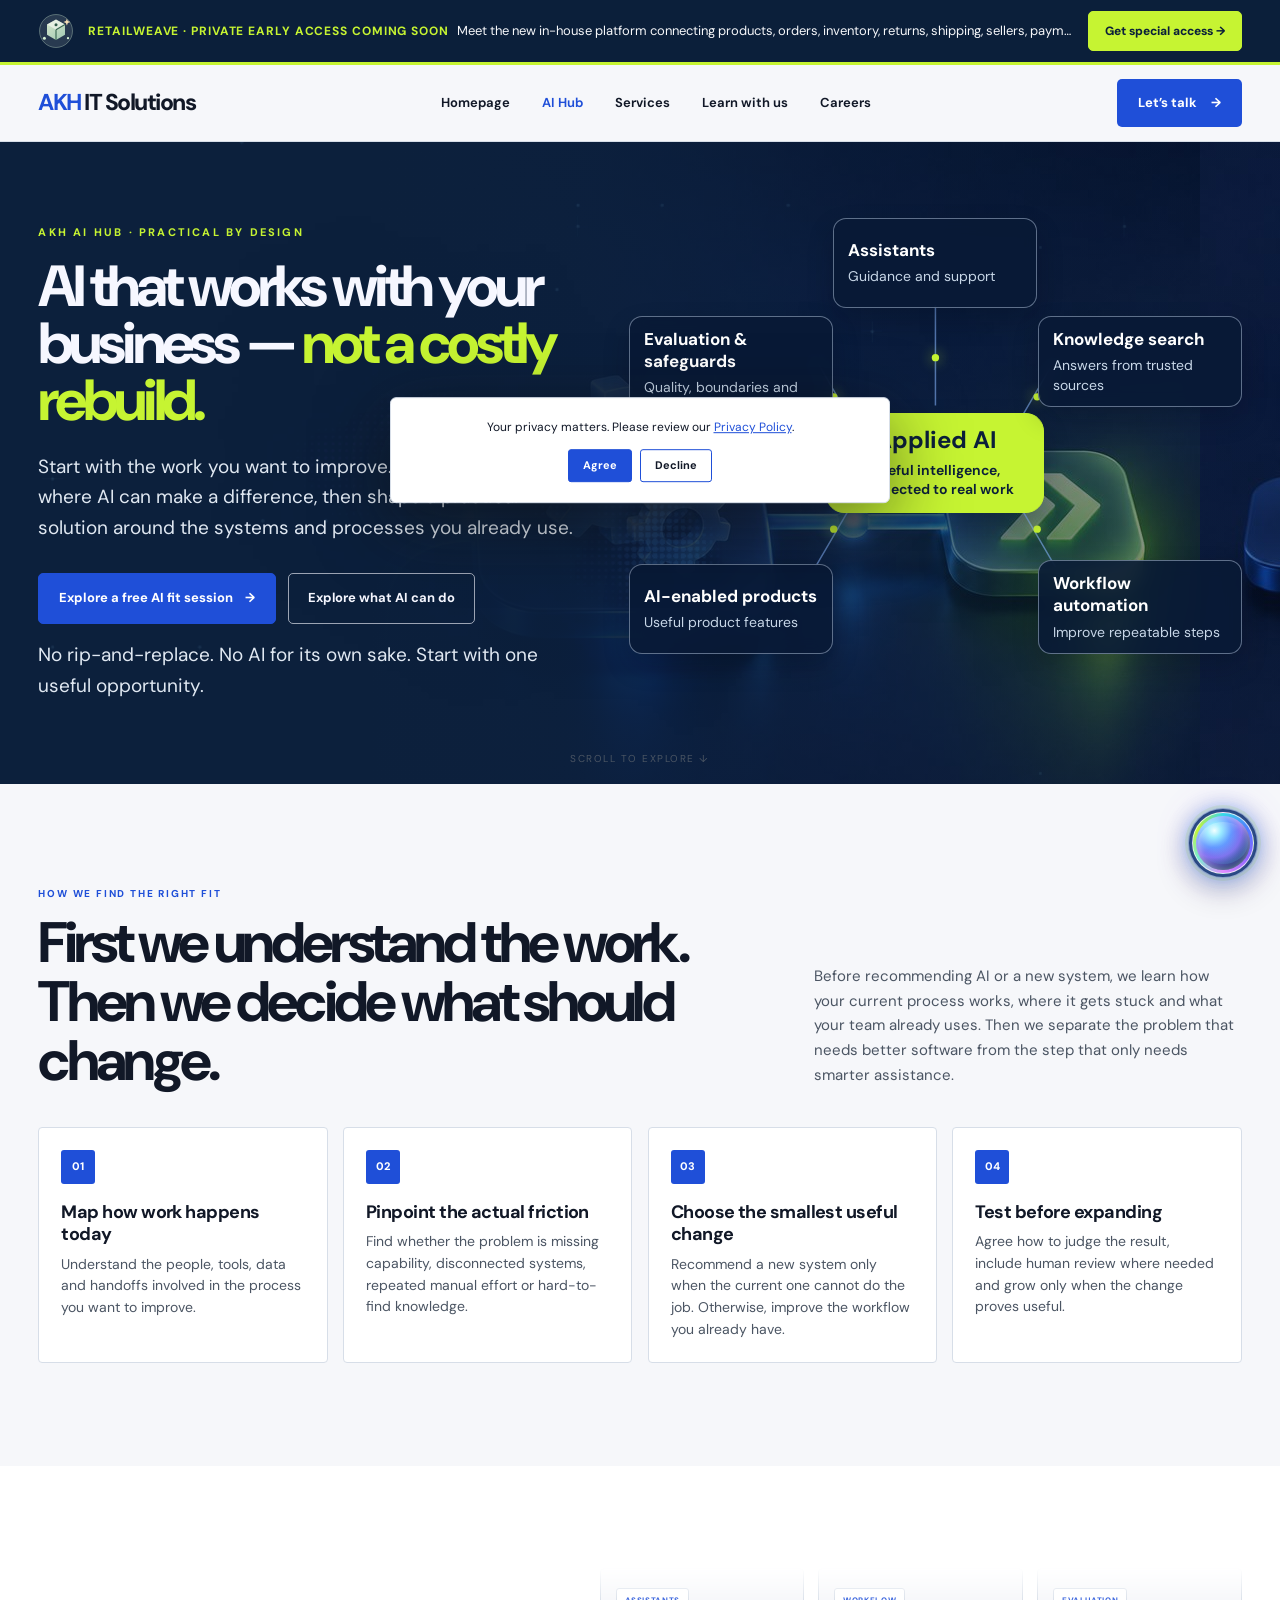
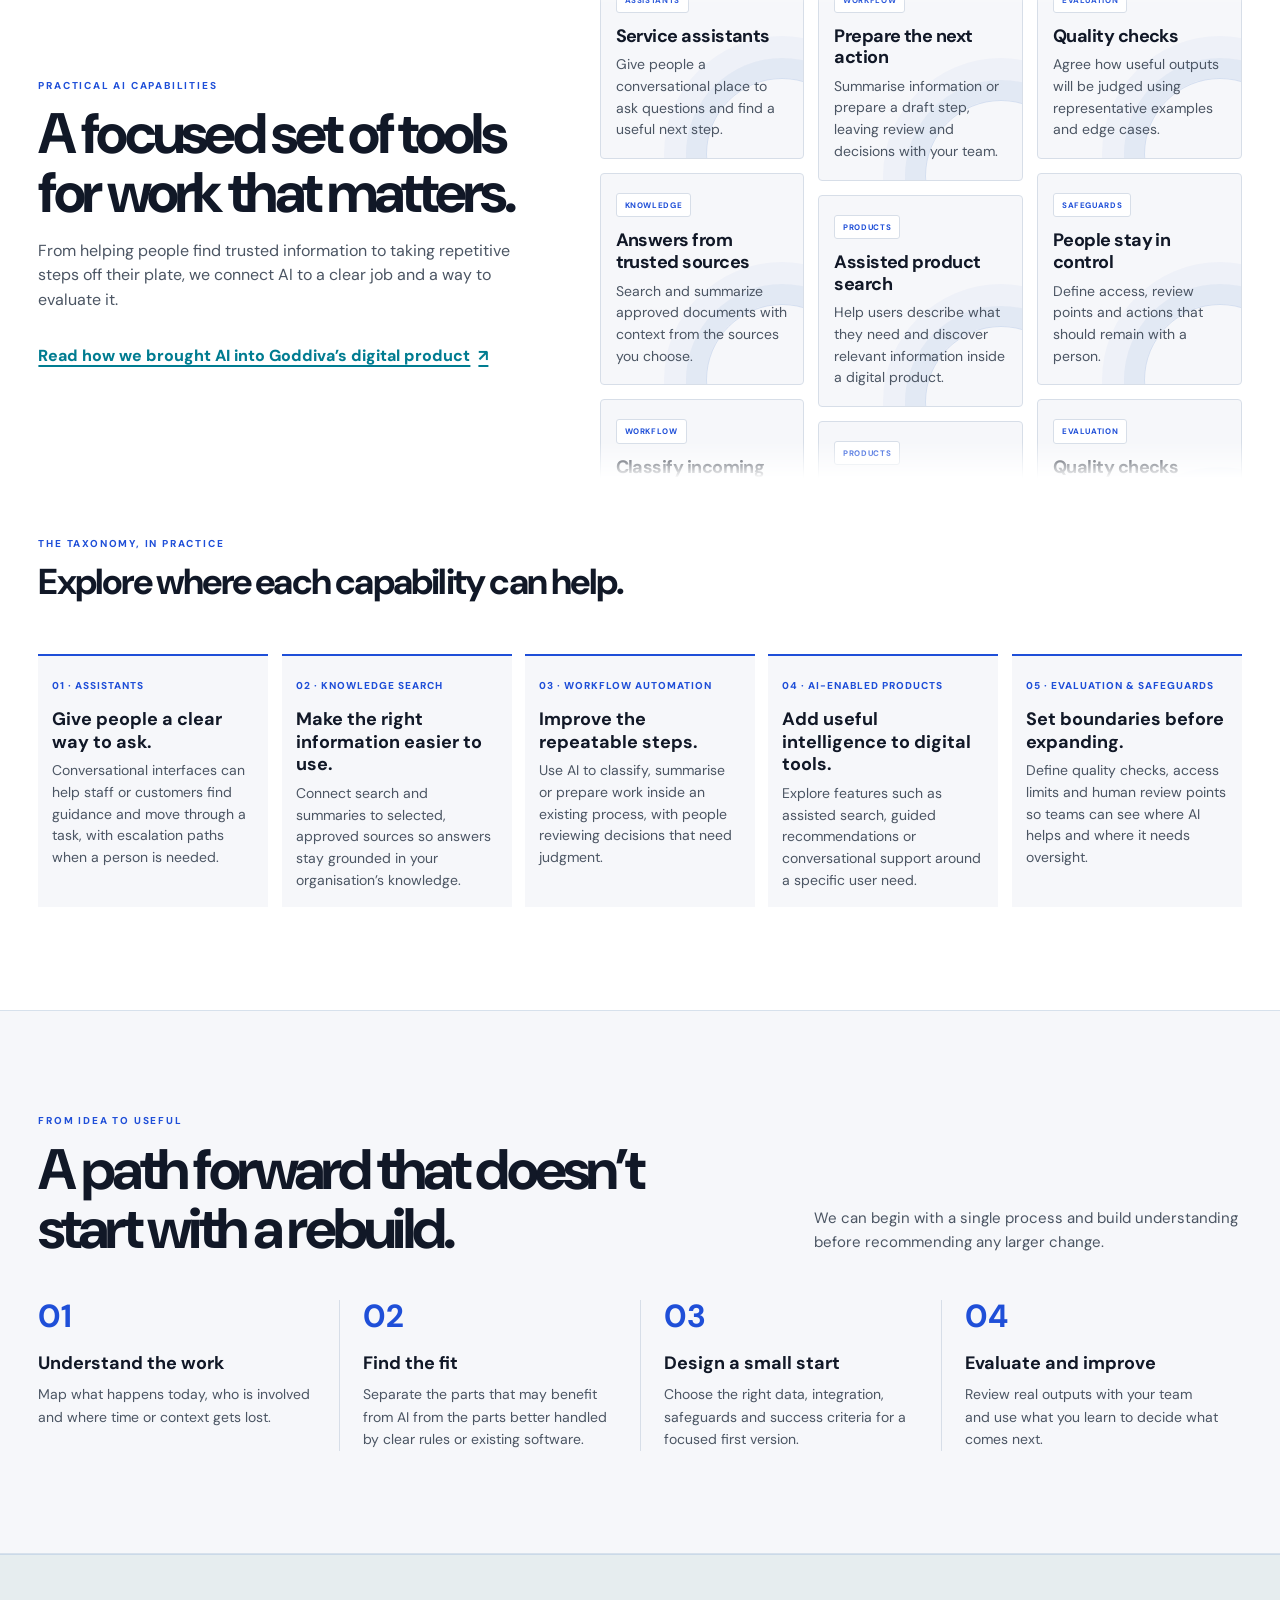
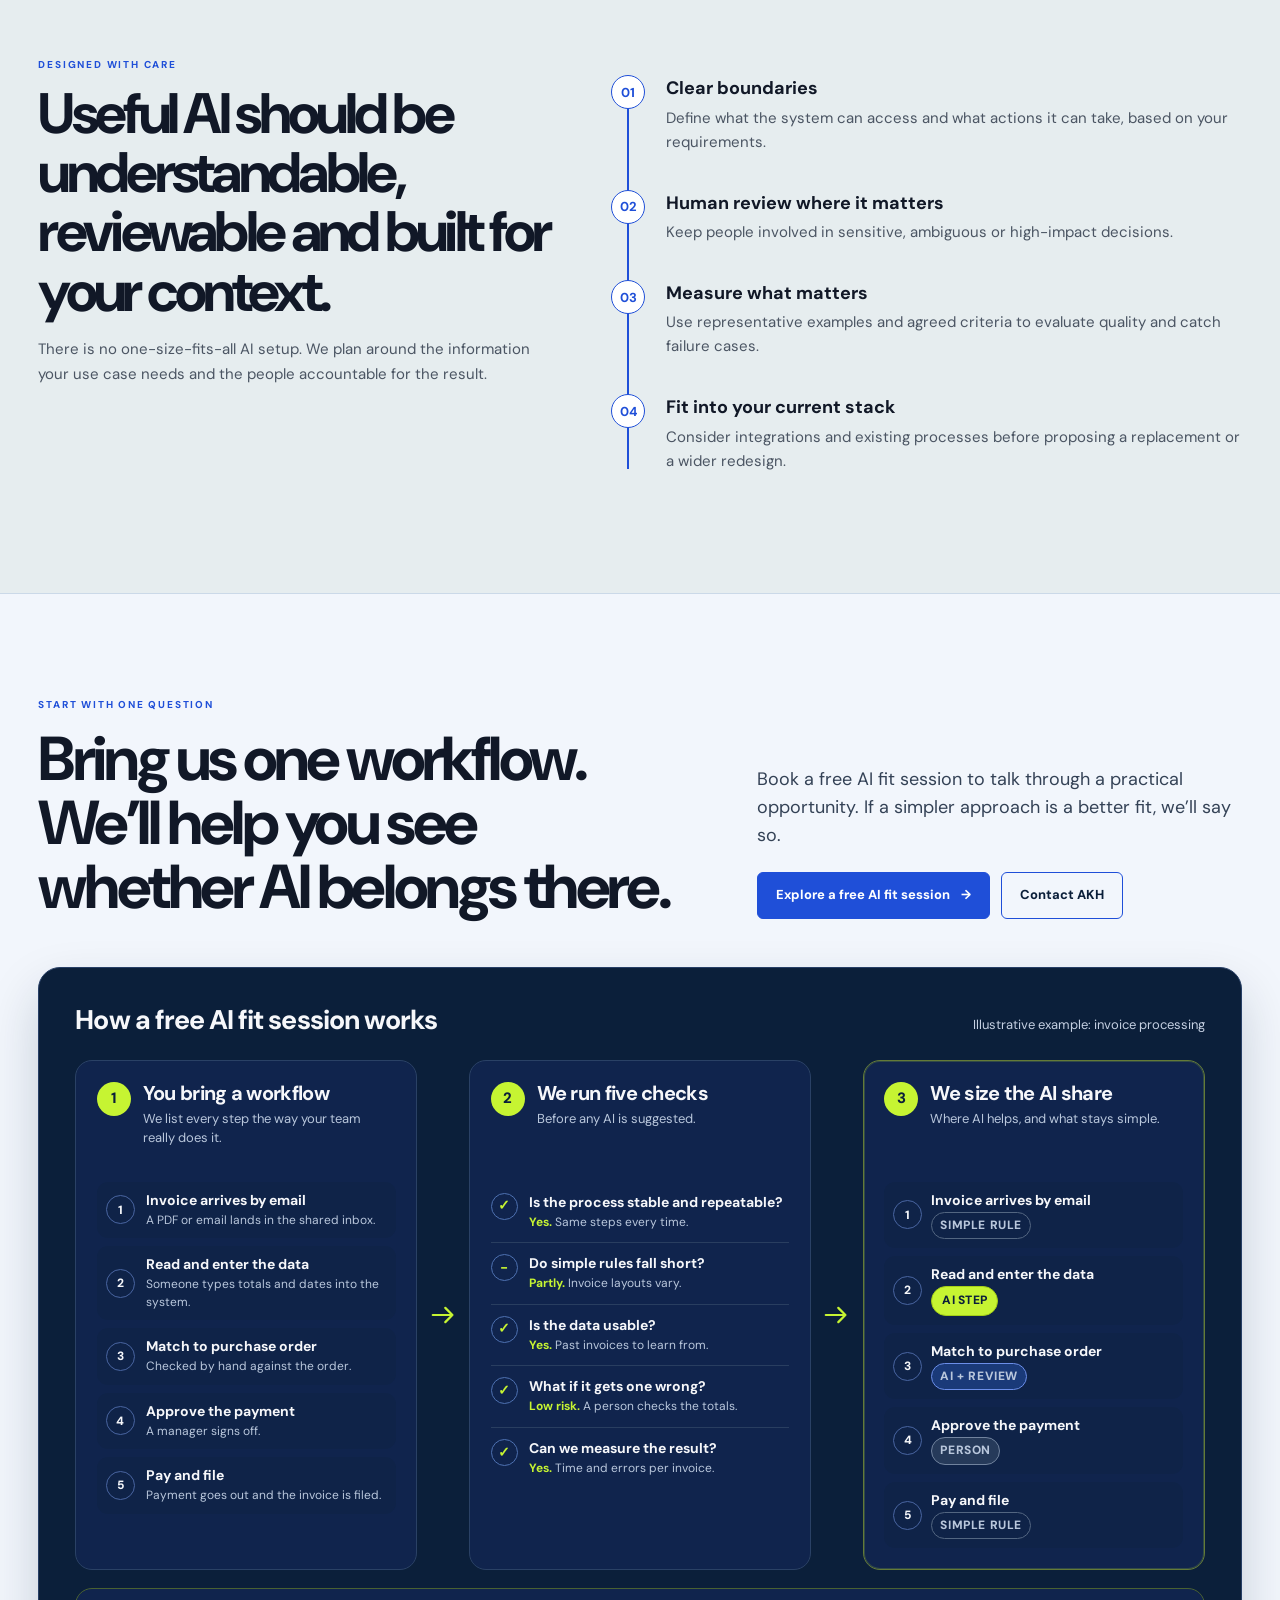
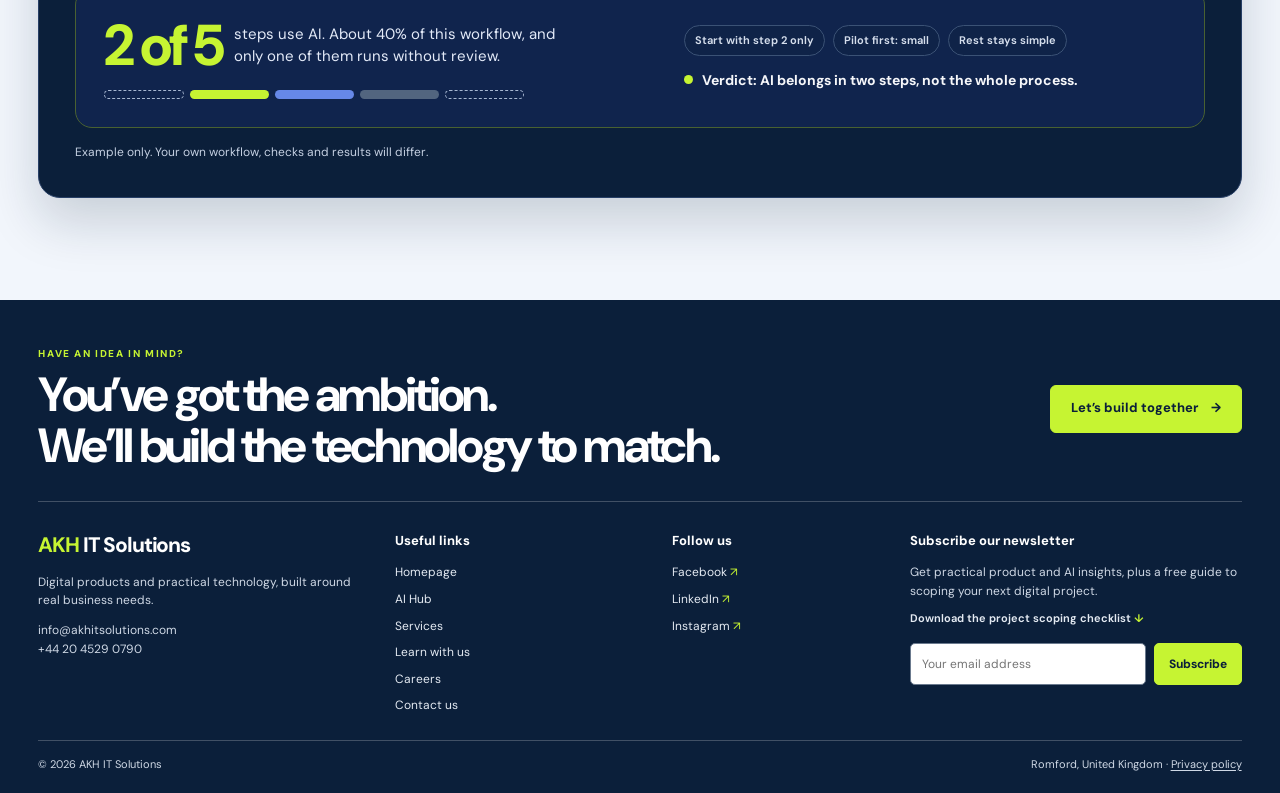
<file: site/service/artificial-intelligence.html>
<!doctype html>
<html lang="en" class="no-js">
<head>
  <meta charset="utf-8">
  <meta name="viewport" content="width=device-width, initial-scale=1">
  <meta name="theme-color" content="#0B1F3A">
  <meta name="description" content="Practical AI that works with your existing business, systems and workflows. Explore AI assistants, knowledge search, automation and evaluation with AKH IT Solutions.">
  <link rel="shortcut icon" href="../website/images/favicon.ico">
  <link rel="stylesheet" href="../website/css/ai-hub.css?v=20261106-ai-fit-cyan">
  <link rel="stylesheet" href="../website/css/interior-home-theme.css">
  <link rel="stylesheet" href="../website/css/shared-shell.css">
  <link rel="stylesheet" href="../website/css/akhit-unified.css?v=20261105-shared-footer">
<link rel="stylesheet" href="../website/css/assistant-consistency.css?v=20261106-composer-match">
  <link rel="stylesheet" href="../website/css/header-consistency.css?v=20261104-five-page-consistency">
  <link rel="stylesheet" href="../website/css/responsive-system.css?v=20261105-breakpoints">
  <link rel="stylesheet" href="../website/css/annotation-refinements.css?v=20261106-chat-quote-link-fix">
  <link rel="stylesheet" href="../website/css/spacing-refinements.css?v=20261106">
  <link rel="stylesheet" href="../website/css/section-bands.css?v=20261106-ai-capabilities-surface">
  <link rel="stylesheet" href="../website/css/ai-hub-section-clarity.css?v=20261106-care-type">
  <title>AI Hub | Practical AI for your business | AKH IT Solutions</title>
</head>
<body class="ai-hub-page" data-assistant-context="ai">
  <a class="ai-skip" href="#main-content">Skip to content</a>
<section class="launch-bar" aria-label="RetailWeave in-house product announcement"><div class="launch-inner"><img class="launch-mascot" src="../website/images/home/retailweave-mark.svg" alt=""><p class="launch-copy"><strong>RetailWeave · Private early access coming soon</strong><span class="launch-description"> Meet the new in-house platform connecting products, orders, inventory, returns, shipping, sellers, payments, finance and reporting.</span></p><button class="launch-button" id="open-waitlist" type="button" aria-haspopup="dialog" aria-controls="waitlist-dialog">Get special access <span aria-hidden="true">→</span></button></div></section><header class="header" id="top"><div class="nav"><a class="brand" href="../index.html" aria-label="AKH IT Solutions home"><b>AKH</b> IT Solutions</a><nav class="links" aria-label="Main navigation"><a href="../index.html">Homepage</a><a href="../service/artificial-intelligence.html" aria-current="page">AI Hub</a><a href="../services.html">Services</a><a href="../learn-with-us.html">Learn with us</a><a href="../careers.html">Careers</a></nav><details class="mobile-menu"><summary aria-label="Open navigation"><span aria-hidden="true">☰</span><span class="sr-only">Menu</span></summary><nav aria-label="Mobile navigation"><a href="../index.html">Homepage</a><a href="../service/artificial-intelligence.html" aria-current="page">AI Hub</a><a href="../services.html">Services</a><a href="../learn-with-us.html">Learn with us</a><a href="../careers.html">Careers</a></nav></details><a class="cta" href="https://avinashgit26.github.io/akhit-solutions-redesign/contact-us.html">Let’s talk <span aria-hidden="true">→</span></a></div></header>

  <main id="main-content">
    <section class="ai-hero" aria-labelledby="ai-hero-title">
      <canvas class="ai-nebula-canvas" aria-hidden="true"></canvas>
      <div class="ai-wrap ai-hero-inner">
        <div class="ai-hero-copy">
          <p class="ai-kicker">AKH AI Hub · practical by design</p>
          <h1 id="ai-hero-title">AI that works with your business — <em>not a costly rebuild.</em></h1>
          <p>Start with the work you want to improve. We’ll help you find where AI can make a difference, then shape a practical solution around the systems and processes you already use.</p>
          <div class="ai-hero-actions">
            <a class="ai-button" href="https://avinashgit26.github.io/akhit-solutions-redesign/service/ai-fit-session.html">Explore a free AI fit session <span aria-hidden="true">→</span></a>
            <a class="ai-hero-secondary" href="#ai-capabilities">Explore what AI can do</a>
          </div>
          <p class="ai-hero-note">No rip-and-replace. No AI for its own sake. Start with one useful opportunity.</p>
        </div>
        <nav class="ai-hero-taxonomy" aria-label="Applied AI capability taxonomy">
          <svg class="ai-hero-taxonomy-lines" viewBox="0 0 500 400" preserveAspectRatio="none" aria-hidden="true" focusable="false">
            <path d="M250 71 L250 153 M348 115 L320 163 M348 285 L320 237 M152 285 L180 237 M152 115 L180 163" />
            <circle cx="250" cy="114" r="3" /><circle cx="333" cy="146" r="3" /><circle cx="333" cy="254" r="3" /><circle cx="167" cy="254" r="3" /><circle cx="167" cy="146" r="3" />
          </svg>
          <div class="ai-hero-taxonomy-core"><strong>Applied AI</strong><span>Useful intelligence, connected to real work</span></div>
          <a class="ai-hero-taxonomy-node ai-hero-taxonomy-node--assistants" href="#taxonomy-assistants" aria-label="Explore AI assistants"><strong>Assistants</strong><span>Guidance and support</span></a>
          <a class="ai-hero-taxonomy-node ai-hero-taxonomy-node--knowledge" href="#taxonomy-knowledge" aria-label="Explore AI knowledge search"><strong>Knowledge search</strong><span>Answers from trusted sources</span></a>
          <a class="ai-hero-taxonomy-node ai-hero-taxonomy-node--workflows" href="#taxonomy-workflows" aria-label="Explore AI workflow automation"><strong>Workflow automation</strong><span>Improve repeatable steps</span></a>
          <a class="ai-hero-taxonomy-node ai-hero-taxonomy-node--products" href="#taxonomy-products" aria-label="Explore AI-enabled products"><strong>AI-enabled products</strong><span>Useful product features</span></a>
          <a class="ai-hero-taxonomy-node ai-hero-taxonomy-node--evaluation" href="#taxonomy-evaluation" aria-label="Explore AI evaluation and safeguards"><strong>Evaluation &amp; safeguards</strong><span>Quality, boundaries and review</span></a>
        </nav>
      </div>
      <a class="ai-scroll-cue" href="#ai-opportunities">Scroll to explore <span aria-hidden="true">↓</span></a>
    </section>

    <section class="ai-section ai-promise" id="ai-opportunities" aria-labelledby="ai-opportunities-title">
      <div class="ai-wrap">
        <div class="ai-section-heading">
          <p class="ai-eyebrow">How we find the right fit</p>
          <h2 id="ai-opportunities-title">First we understand the work. Then we decide what should change.</h2>
          <p>Before recommending AI or a new system, we learn how your current process works, where it gets stuck and what your team already uses. Then we separate the problem that needs better software from the step that only needs smarter assistance.</p>
        </div>
        <div class="ai-promise-grid">
          <article class="ai-promise-card"><span class="ai-card-index">01</span><h3>Map how work happens today</h3><p>Understand the people, tools, data and handoffs involved in the process you want to improve.</p></article>
          <article class="ai-promise-card"><span class="ai-card-index">02</span><h3>Pinpoint the actual friction</h3><p>Find whether the problem is missing capability, disconnected systems, repeated manual effort or hard-to-find knowledge.</p></article>
          <article class="ai-promise-card"><span class="ai-card-index">03</span><h3>Choose the smallest useful change</h3><p>Recommend a new system only when the current one cannot do the job. Otherwise, improve the workflow you already have.</p></article>
          <article class="ai-promise-card"><span class="ai-card-index">04</span><h3>Test before expanding</h3><p>Agree how to judge the result, include human review where needed and grow only when the change proves useful.</p></article>
        </div>
      </div>
    </section>

    <section class="ai-section ai-capabilities" id="ai-capabilities" aria-labelledby="ai-capabilities-title">
      <div class="ai-wrap">
        <div class="ai-capabilities-layout">
          <div class="ai-section-heading">
            <p class="ai-eyebrow">Practical AI capabilities</p>
            <h2 id="ai-capabilities-title">A focused set of tools for work that matters.</h2>
            <p>From helping people find trusted information to taking repetitive steps off their plate, we connect AI to a clear job and a way to evaluate it.</p>
            <a class="ai-case-study-link" href="https://avinashgit26.github.io/akhit-solutions-redesign/blog/a-k-h-it-solutions-marks-a-milestone-with-the-successful-launch-of-goddiva-ai.html">Read how we brought AI into Goddiva’s digital product <span aria-hidden="true">↗</span></a>
          </div>
          <div class="ai-capability-streams" aria-label="Examples of AKH AI capabilities">
            <div class="ai-capability-window"><div class="ai-capability-track ai-stream-down">
              <div class="ai-capability-group">
                <article class="ai-capability-card"><span class="ai-chip">Assistants</span><h3>Service assistants</h3><p>Give people a conversational place to ask questions and find a useful next step.</p></article>
                <article class="ai-capability-card"><span class="ai-chip">Knowledge</span><h3>Answers from trusted sources</h3><p>Search and summarize approved documents with context from the sources you choose.</p></article>
                <article class="ai-capability-card"><span class="ai-chip">Workflow</span><h3>Classify incoming work</h3><p>Help organise requests so teams can review and route them with more context.</p></article>
              </div>
              <div class="ai-capability-group" aria-hidden="true">
                <article class="ai-capability-card"><span class="ai-chip">Assistants</span><h3>Service assistants</h3><p>Give people a conversational place to ask questions and find a useful next step.</p></article>
                <article class="ai-capability-card"><span class="ai-chip">Knowledge</span><h3>Answers from trusted sources</h3><p>Search and summarize approved documents with context from the sources you choose.</p></article>
                <article class="ai-capability-card"><span class="ai-chip">Workflow</span><h3>Classify incoming work</h3><p>Help organise requests so teams can review and route them with more context.</p></article>
              </div>
            </div></div>
            <div class="ai-capability-window"><div class="ai-capability-track ai-stream-up">
              <div class="ai-capability-group">
                <article class="ai-capability-card"><span class="ai-chip">Workflow</span><h3>Prepare the next action</h3><p>Summarise information or prepare a draft step, leaving review and decisions with your team.</p></article>
                <article class="ai-capability-card"><span class="ai-chip">Products</span><h3>Assisted product search</h3><p>Help users describe what they need and discover relevant information inside a digital product.</p></article>
                <article class="ai-capability-card"><span class="ai-chip">Products</span><h3>Guided recommendations</h3><p>Explore recommendations shaped around a clear user need and the information available.</p></article>
              </div>
              <div class="ai-capability-group" aria-hidden="true">
                <article class="ai-capability-card"><span class="ai-chip">Workflow</span><h3>Prepare the next action</h3><p>Summarise information or prepare a draft step, leaving review and decisions with your team.</p></article>
                <article class="ai-capability-card"><span class="ai-chip">Products</span><h3>Assisted product search</h3><p>Help users describe what they need and discover relevant information inside a digital product.</p></article>
                <article class="ai-capability-card"><span class="ai-chip">Products</span><h3>Guided recommendations</h3><p>Explore recommendations shaped around a clear user need and the information available.</p></article>
              </div>
            </div></div>
            <div class="ai-capability-window"><div class="ai-capability-track ai-stream-down ai-stream-slower">
              <div class="ai-capability-group">
                <article class="ai-capability-card"><span class="ai-chip">Evaluation</span><h3>Quality checks</h3><p>Agree how useful outputs will be judged using representative examples and edge cases.</p></article>
                <article class="ai-capability-card"><span class="ai-chip">Safeguards</span><h3>People stay in control</h3><p>Define access, review points and actions that should remain with a person.</p></article>
              </div>
              <div class="ai-capability-group" aria-hidden="true">
                <article class="ai-capability-card"><span class="ai-chip">Evaluation</span><h3>Quality checks</h3><p>Agree how useful outputs will be judged using representative examples and edge cases.</p></article>
                <article class="ai-capability-card"><span class="ai-chip">Safeguards</span><h3>People stay in control</h3><p>Define access, review points and actions that should remain with a person.</p></article>
              </div>
            </div></div>
          </div>
          <div class="ai-mobile-marquee" aria-label="Examples of AKH AI capabilities">
            <div class="ai-mobile-track">
              <div class="ai-mobile-group">
                <article class="ai-capability-card"><span class="ai-chip">Assistants</span><h3>Service assistants</h3><p>Conversational help for real tasks.</p></article>
                <article class="ai-capability-card"><span class="ai-chip">Knowledge</span><h3>Trusted-source answers</h3><p>Search and summarise approved information.</p></article>
                <article class="ai-capability-card"><span class="ai-chip">Workflow</span><h3>Classify incoming work</h3><p>Organise requests for review and routing.</p></article>
                <article class="ai-capability-card"><span class="ai-chip">Workflow</span><h3>Prepare next actions</h3><p>Summarise or prepare a draft step.</p></article>
                <article class="ai-capability-card"><span class="ai-chip">Products</span><h3>Assisted product search</h3><p>Help users discover relevant information.</p></article>
                <article class="ai-capability-card"><span class="ai-chip">Products</span><h3>Guided recommendations</h3><p>Shape suggestions around a user need.</p></article>
                <article class="ai-capability-card"><span class="ai-chip">Evaluation</span><h3>Quality checks</h3><p>Review examples and edge cases.</p></article>
                <article class="ai-capability-card"><span class="ai-chip">Safeguards</span><h3>People stay in control</h3><p>Set access and review boundaries.</p></article>
              </div>
              <div class="ai-mobile-group" aria-hidden="true">
                <article class="ai-capability-card"><span class="ai-chip">Assistants</span><h3>Service assistants</h3><p>Conversational help for real tasks.</p></article>
                <article class="ai-capability-card"><span class="ai-chip">Knowledge</span><h3>Trusted-source answers</h3><p>Search and summarise approved information.</p></article>
                <article class="ai-capability-card"><span class="ai-chip">Workflow</span><h3>Classify incoming work</h3><p>Organise requests for review and routing.</p></article>
                <article class="ai-capability-card"><span class="ai-chip">Workflow</span><h3>Prepare next actions</h3><p>Summarise or prepare a draft step.</p></article>
                <article class="ai-capability-card"><span class="ai-chip">Products</span><h3>Assisted product search</h3><p>Help users discover relevant information.</p></article>
                <article class="ai-capability-card"><span class="ai-chip">Products</span><h3>Guided recommendations</h3><p>Shape suggestions around a user need.</p></article>
                <article class="ai-capability-card"><span class="ai-chip">Evaluation</span><h3>Quality checks</h3><p>Review examples and edge cases.</p></article>
                <article class="ai-capability-card"><span class="ai-chip">Safeguards</span><h3>People stay in control</h3><p>Set access and review boundaries.</p></article>
              </div>
            </div>
          </div>
        </div>
        <div class="ai-taxonomy-detail-heading"><p class="ai-eyebrow">The taxonomy, in practice</p><h2>Explore where each capability can help.</h2></div>
        <div class="ai-taxonomy-details">
          <article id="taxonomy-assistants"><span>01 · ASSISTANTS</span><h3>Give people a clear way to ask.</h3><p>Conversational interfaces can help staff or customers find guidance and move through a task, with escalation paths when a person is needed.</p></article>
          <article id="taxonomy-knowledge"><span>02 · KNOWLEDGE SEARCH</span><h3>Make the right information easier to use.</h3><p>Connect search and summaries to selected, approved sources so answers stay grounded in your organisation’s knowledge.</p></article>
          <article id="taxonomy-workflows"><span>03 · WORKFLOW AUTOMATION</span><h3>Improve the repeatable steps.</h3><p>Use AI to classify, summarise or prepare work inside an existing process, with people reviewing decisions that need judgment.</p></article>
          <article id="taxonomy-products"><span>04 · AI-ENABLED PRODUCTS</span><h3>Add useful intelligence to digital tools.</h3><p>Explore features such as assisted search, guided recommendations or conversational support around a specific user need.</p></article>
          <article id="taxonomy-evaluation"><span>05 · EVALUATION &amp; SAFEGUARDS</span><h3>Set boundaries before expanding.</h3><p>Define quality checks, access limits and human review points so teams can see where AI helps and where it needs oversight.</p></article>
        </div>
      </div>
    </section>

    <section class="ai-section ai-process" aria-labelledby="ai-process-title">
      <div class="ai-wrap">
        <div class="ai-section-heading">
          <p class="ai-eyebrow">From idea to useful</p>
          <h2 id="ai-process-title">A path forward that doesn’t start with a rebuild.</h2>
          <p>We can begin with a single process and build understanding before recommending any larger change.</p>
        </div>
        <div class="ai-process-grid">
          <article class="ai-step"><span class="ai-step-number">01</span><h3>Understand the work</h3><p>Map what happens today, who is involved and where time or context gets lost.</p></article>
          <article class="ai-step"><span class="ai-step-number">02</span><h3>Find the fit</h3><p>Separate the parts that may benefit from AI from the parts better handled by clear rules or existing software.</p></article>
          <article class="ai-step"><span class="ai-step-number">03</span><h3>Design a small start</h3><p>Choose the right data, integration, safeguards and success criteria for a focused first version.</p></article>
          <article class="ai-step"><span class="ai-step-number">04</span><h3>Evaluate and improve</h3><p>Review real outputs with your team and use what you learn to decide what comes next.</p></article>
        </div>
      </div>
    </section>

    <section class="ai-section ai-control" aria-labelledby="ai-control-title">
      <div class="ai-wrap ai-control-grid">
        <div class="ai-section-heading">
          <p class="ai-eyebrow">Designed with care</p>
          <h2 id="ai-control-title">Useful AI should be understandable, reviewable and built for your context.</h2>
          <p>There is no one-size-fits-all AI setup. We plan around the information your use case needs and the people accountable for the result.</p>
        </div>
        <div class="ai-control-list">
          <article class="ai-control-item"><span>01</span><div><h3>Clear boundaries</h3><p>Define what the system can access and what actions it can take, based on your requirements.</p></div></article>
          <article class="ai-control-item"><span>02</span><div><h3>Human review where it matters</h3><p>Keep people involved in sensitive, ambiguous or high-impact decisions.</p></div></article>
          <article class="ai-control-item"><span>03</span><div><h3>Measure what matters</h3><p>Use representative examples and agreed criteria to evaluate quality and catch failure cases.</p></div></article>
          <article class="ai-control-item"><span>04</span><div><h3>Fit into your current stack</h3><p>Consider integrations and existing processes before proposing a replacement or a wider redesign.</p></div></article>
        </div>
      </div>
    </section>

    <section class="ai-section ai-final-cta ai-fit-session" aria-labelledby="ai-final-title">
      <div class="ai-wrap">
        <div class="ai-fit-top">
          <div>
            <p class="ai-eyebrow">Start with one question</p>
            <h2 class="ai-fit-title" id="ai-final-title">Bring us one workflow. We’ll help you see whether AI belongs there.</h2>
          </div>
          <div class="ai-fit-intro-wrap">
            <p class="ai-fit-intro">Book a free AI fit session to talk through a practical opportunity. If a simpler approach is a better fit, we’ll say so.</p>
            <div class="ai-fit-actions">
              <a class="ai-fit-button" href="https://avinashgit26.github.io/akhit-solutions-redesign/service/ai-fit-session.html">Explore a free AI fit session <span aria-hidden="true">→</span></a>
              <a class="ai-fit-button ai-fit-button--secondary" href="https://avinashgit26.github.io/akhit-solutions-redesign/contact-us.html">Contact AKH</a>
            </div>
          </div>
        </div>

        <div class="ai-fit-static-panel" aria-labelledby="ai-fit-panel-title">
          <div class="ai-fit-panel-head">
            <h3 id="ai-fit-panel-title">How a free AI fit session works</h3>
            <span>Illustrative example: invoice processing</span>
          </div>
          <div class="ai-fit-flow">
            <article class="ai-fit-step-card">
              <header class="ai-fit-step-head"><span class="ai-fit-step-number">1</span><div><h4>You bring a workflow</h4><p>We list every step the way your team really does it.</p></div></header>
              <ul class="ai-fit-step-list">
                <li><span>1</span><div><b>Invoice arrives by email</b><small>A PDF or email lands in the shared inbox.</small></div></li>
                <li><span>2</span><div><b>Read and enter the data</b><small>Someone types totals and dates into the system.</small></div></li>
                <li><span>3</span><div><b>Match to purchase order</b><small>Checked by hand against the order.</small></div></li>
                <li><span>4</span><div><b>Approve the payment</b><small>A manager signs off.</small></div></li>
                <li><span>5</span><div><b>Pay and file</b><small>Payment goes out and the invoice is filed.</small></div></li>
              </ul>
            </article>

            <span class="ai-fit-flow-arrow" aria-hidden="true"><svg viewBox="0 0 28 24"><path d="M2 12h22M16 4l8 8-8 8" /></svg></span>

            <article class="ai-fit-step-card">
              <header class="ai-fit-step-head"><span class="ai-fit-step-number">2</span><div><h4>We run five checks</h4><p>Before any AI is suggested.</p></div></header>
              <ul class="ai-fit-check-list">
                <li><span aria-hidden="true">✓</span><div><b>Is the process stable and repeatable?</b><small><strong>Yes.</strong> Same steps every time.</small></div></li>
                <li><span aria-hidden="true">−</span><div><b>Do simple rules fall short?</b><small><strong>Partly.</strong> Invoice layouts vary.</small></div></li>
                <li><span aria-hidden="true">✓</span><div><b>Is the data usable?</b><small><strong>Yes.</strong> Past invoices to learn from.</small></div></li>
                <li><span aria-hidden="true">✓</span><div><b>What if it gets one wrong?</b><small><strong>Low risk.</strong> A person checks the totals.</small></div></li>
                <li><span aria-hidden="true">✓</span><div><b>Can we measure the result?</b><small><strong>Yes.</strong> Time and errors per invoice.</small></div></li>
              </ul>
            </article>

            <span class="ai-fit-flow-arrow" aria-hidden="true"><svg viewBox="0 0 28 24"><path d="M2 12h22M16 4l8 8-8 8" /></svg></span>

            <article class="ai-fit-step-card ai-fit-step-card--result">
              <header class="ai-fit-step-head"><span class="ai-fit-step-number">3</span><div><h4>We size the AI share</h4><p>Where AI helps, and what stays simple.</p></div></header>
              <ul class="ai-fit-step-list ai-fit-sizing-list">
                <li><span>1</span><div><b>Invoice arrives by email</b><small class="ai-fit-tag ai-fit-tag--rule">Simple rule</small></div></li>
                <li><span>2</span><div><b>Read and enter the data</b><small class="ai-fit-tag ai-fit-tag--ai">AI step</small></div></li>
                <li><span>3</span><div><b>Match to purchase order</b><small class="ai-fit-tag ai-fit-tag--review">AI + review</small></div></li>
                <li><span>4</span><div><b>Approve the payment</b><small class="ai-fit-tag ai-fit-tag--person">Person</small></div></li>
                <li><span>5</span><div><b>Pay and file</b><small class="ai-fit-tag ai-fit-tag--rule">Simple rule</small></div></li>
              </ul>
            </article>
          </div>

          <div class="ai-fit-outcome">
            <div class="ai-fit-outcome-main">
              <div class="ai-fit-estimate"><strong>2 of 5</strong><span>steps use AI. About 40% of this workflow, and only one of them runs without review.</span></div>
              <div class="ai-fit-meter" role="img" aria-label="Five workflow steps: one simple rule, two AI steps, one person review and one simple rule"><i class="ai-fit-meter-rule"></i><i class="ai-fit-meter-ai"></i><i class="ai-fit-meter-review"></i><i class="ai-fit-meter-person"></i><i class="ai-fit-meter-rule"></i></div>
            </div>
            <div>
              <ul class="ai-fit-outcome-tags"><li>Start with step 2 only</li><li>Pilot first: small</li><li>Rest stays simple</li></ul>
              <p class="ai-fit-verdict"><i aria-hidden="true"></i>Verdict: AI belongs in two steps, not the whole process.</p>
            </div>
          </div>
          <p class="ai-fit-example-note">Example only. Your own workflow, checks and results will differ.</p>
        </div>
      </div>
    </section>
  </main>

  <footer class="site-footer">
    <div class="site-footer-wrap">
      <div class="site-footer-cta"><div><p class="site-footer-eyebrow">Have an idea in mind?</p><h2>You’ve got the ambition.<br>We’ll build the technology to match.</h2></div><a class="site-footer-button" href="https://avinashgit26.github.io/akhit-solutions-redesign/contact-us.html">Let’s build together <span aria-hidden="true">→</span></a></div>
      <div class="site-footer-grid">
        <div class="site-footer-about"><a class="site-footer-brand" href="../index.html#top"><b>AKH</b> IT Solutions</a><p>Digital products and practical technology, built around real business needs.</p><p class="site-footer-contact"><a href="mailto:info@akhitsolutions.com">info@akhitsolutions.com</a><br><a href="tel:+442045290790">+44 20 4529 0790</a></p></div>
        <div><h3>Useful links</h3><nav class="site-footer-nav" aria-label="Useful links"><a href="../index.html">Homepage</a><a href="../service/artificial-intelligence.html">AI Hub</a><a href="../services.html">Services</a><a href="../learn-with-us.html">Learn with us</a><a href="../careers.html">Careers</a><a href="https://avinashgit26.github.io/akhit-solutions-redesign/contact-us.html">Contact us</a></nav></div>
        <div><h3>Follow us</h3><nav class="site-footer-social" aria-label="AKH social accounts"><a href="https://www.facebook.com/people/AKHIT-Solutions-Pvt-Ltd/100086494841632/" target="_blank" rel="noopener noreferrer">Facebook <span aria-hidden="true">↗</span></a><a href="https://www.linkedin.com/company/a-k-h-it-solutions/" target="_blank" rel="noopener noreferrer">LinkedIn <span aria-hidden="true">↗</span></a><a href="https://instagram.com/akh_it_solutions?igshid=YmMyMTA2M2Y=" target="_blank" rel="noopener noreferrer">Instagram <span aria-hidden="true">↗</span></a></nav></div>
        <div class="site-newsletter"><h3>Subscribe our newsletter</h3><p>Get practical product and AI insights, plus a free guide to scoping your next digital project.</p><a class="site-newsletter-resource" href="https://avinashgit26.github.io/akhit-solutions-redesign/website/downloads/digital-project-scoping-checklist.pdf" download>Download the project scoping checklist <span aria-hidden="true">↓</span></a><form id="preview-newsletter"><label class="site-newsletter-control"><span class="sr-only">Your email address</span><input id="newsletter-email" type="email" placeholder="Your email address" autocomplete="email" required></label><button type="submit" class="newsletter-button">Subscribe</button></form></div>
      </div>
      <div class="site-footer-bottom"><span>© 2026 AKH IT Solutions</span><span>Romford, United Kingdom · <a href="https://avinashgit26.github.io/akhit-solutions-redesign/privacy-policy.html">Privacy policy</a></span></div>
    </div>
  </footer>

  <aside class="ai-privacy" id="privacy-policy-panel" role="status" hidden><span>Your privacy matters. Please review our <a href="https://avinashgit26.github.io/akhit-solutions-redesign/privacy-policy.html">Privacy Policy</a>.</span><div><button type="button" id="policy-accept-btn">Agree</button><button type="button" class="decline" id="policy-reject-btn">Decline</button></div></aside>
  <script>(()=>{const panel=document.getElementById('privacy-policy-panel');try{panel.hidden=Boolean(localStorage.getItem('privacy-policy'))}catch(_){panel.hidden=false}['policy-accept-btn','policy-reject-btn'].forEach(id=>document.getElementById(id).addEventListener('click',()=>{try{localStorage.setItem('privacy-policy',id==='policy-accept-btn'?'T':'F')}catch(_){}panel.hidden=true}))})();</script>

  <button class="ai-assistant-launcher assistant-launcher" id="assistant-launcher" type="button" aria-controls="assistant-panel" aria-expanded="false"><span class="assistant-launcher-orb" aria-hidden="true"></span><span>Virtual Assistant</span></button>
  <aside class="ai-assistant-panel assistant-panel" id="assistant-panel" hidden role="dialog" aria-labelledby="assistant-title"><div class="ai-assistant-head assistant-head"><img class="assistant-logo-mark assistant-logo-mark--panel" src="../website/images/home/akh-logo-mark.png" alt="" aria-hidden="true" width="44" height="44" draggable="false"><div class="ai-assistant-heading assistant-heading"><strong id="assistant-title">Chat with us</strong></div><button class="ai-assistant-close assistant-close" id="assistant-close" type="button" aria-label="Close assistant">×</button></div><p class="ai-assistant-intro assistant-intro">Hi there! Curious whether AI could help with a workflow?</p><p class="ai-assistant-capability assistant-capability">I can explain practical AI use cases and the free fit session. This preview cannot give a live quote or book a call.</p><div class="ai-assistant-messages assistant-messages" id="assistant-messages" role="log" aria-live="polite"><p class="ai-assistant-message assistant-message">What would you like to explore?</p></div><div class="ai-assistant-prompts assistant-prompts" id="assistant-prompts"><button type="button" data-prompt="Where should we start with AI?">Where to start?</button><button type="button" data-prompt="Will I need to rebuild my systems?">Need a rebuild?</button><button type="button" data-prompt="How do you use AI safely?">Safety & review</button><button type="button" data-prompt="What does the free AI fit session cover?">Fit session</button></div><form class="ai-assistant-form assistant-form" id="assistant-form"><div class="assistant-composer"><label class="ai-sr-only" for="assistant-input">Ask AKH a question</label><input class="ai-assistant-input assistant-input" id="assistant-input" type="text" maxlength="500" placeholder="Ask a question…" autocomplete="off"><button class="ai-assistant-voice assistant-voice" id="assistant-voice" type="button" aria-label="Use voice input" aria-pressed="false"><svg class="assistant-mic-icon" viewBox="0 0 24 24" aria-hidden="true" focusable="false"><rect x="9" y="3" width="6" height="11" rx="3"></rect><path d="M5.5 11a6.5 6.5 0 0 0 13 0M12 17.5V21m-4 0h8"></path></svg></button><button class="ai-assistant-send assistant-send" type="submit" aria-label="Send question">→</button></div></form><p class="ai-assistant-status assistant-status" id="assistant-status" role="status" aria-live="polite"></p></aside>
  <script defer data-site-root="../../" src="../website/js/ai-hub.js"></script>
  <script defer src="../website/js/shared-shell.js"></script>
  <dialog class="modal launch-dialog" id="waitlist-dialog" aria-labelledby="waitlist-title"><div class="modal-inner"><div class="modal-top"><div><p class="eyebrow">RetailWeave · Private early access</p><h2 id="waitlist-title">Get special early access.</h2></div><button class="modal-close" id="close-waitlist" type="button" aria-label="Close waitlist dialog">×</button></div><p class="launch-intro">RetailWeave is an upcoming in-house retail operations platform bringing products, orders, inventory, returns, shipping, sellers, payments, finance and reporting together.</p><form class="waitlist-form" id="waitlist-form" novalidate><label class="field"><span class="field-label">Email address</span><input id="waitlist-email" name="email" type="email" autocomplete="email" placeholder="you@company.com" required></label><button class="cta" type="submit">Join the waitlist <span aria-hidden="true">→</span></button></form><p class="waitlist-note" id="waitlist-status" role="status" aria-live="polite"></p></div></dialog>
</body>
</html>
</file>
<file: site/website/css/homepage-refinements.css>
/* Homepage-only refinements for the AKH launch experience. */
:root {
  color-scheme: light;
  --theme-paper: #f8f6f1;
  --theme-card: #fffefa;
  --theme-ink: #141a22;
  --theme-muted: #65707c;
  --theme-line: #dedbd3;
  --theme-surface: #f0ede6;
  --theme-surface-soft: #e9eee8;
}

html[data-theme="dark"] {
  color-scheme: dark;
  --theme-paper: #111a20;
  --theme-card: #1a252c;
  --theme-ink: #f4f3ed;
  --theme-muted: #b6c0c5;
  --theme-line: #34424a;
  --theme-surface: #19252b;
  --theme-surface-soft: #202e31;
}

html[data-theme="dark"] body,
html[data-theme="dark"] .work,
html[data-theme="dark"] .modal,
html[data-theme="dark"] .mobile-menu nav {
  background: var(--theme-paper);
  color: var(--theme-ink);
}

html[data-theme="dark"] .header {
  background: rgba(17, 26, 32, .96);
  border-color: var(--theme-line);
}

html[data-theme="dark"] .hero-form,
html[data-theme="dark"] .work-card,
html[data-theme="dark"] .team-card,
html[data-theme="dark"] .quote-card,
html[data-theme="dark"] .industry-controls button,
html[data-theme="dark"] .modal-close {
  background: var(--theme-card);
  border-color: var(--theme-line);
  color: var(--theme-ink);
}

html[data-theme="dark"] .field input,
html[data-theme="dark"] .field select,
html[data-theme="dark"] .field textarea,
html[data-theme="dark"] .newsletter-control input {
  background: #111a20;
  border-color: #46545c;
  color: var(--theme-ink);
}

html[data-theme="dark"] .services,
html[data-theme="dark"] .impact,
html[data-theme="dark"] .team {
  background: linear-gradient(130deg, #1d2b2b 0%, #20272d 55%, #302925 100%);
  border-color: var(--theme-line);
}

html[data-theme="dark"] .proof-band,
html[data-theme="dark"] .clients,
html[data-theme="dark"] .footer {
  background: linear-gradient(115deg, #0b2924, #172733 78%);
}

html[data-theme="dark"] .testimonials {
  background: #1c2832;
}

html[data-theme="dark"] .quote-card:nth-child(1) { background: #332b29; }
html[data-theme="dark"] .quote-card:nth-child(2) { background: #26352f; }
html[data-theme="dark"] .quote-card:nth-child(3) { background: #2b2b3b; }

html[data-theme="dark"] .industry-card {
  background-color: #1a252c;
  border-color: #3a484d;
  color: var(--theme-ink);
}

html[data-theme="dark"] .industry-card::before {
  opacity: .19;
  mix-blend-mode: screen;
}

html[data-theme="dark"] .ai-panel {
  background: linear-gradient(145deg, #1b2928, #1d2d39);
  border-color: #405451;
}

html[data-theme="dark"] .ai-tags span {
  background: #17232b;
  border-color: #42534f;
  color: #dce9df;
}

html[data-theme="dark"] .eyebrow,
html[data-theme="dark"] .field-label,
html[data-theme="dark"] .form-intro,
html[data-theme="dark"] .form-note,
html[data-theme="dark"] .hero-copy > p:not(.eyebrow),
html[data-theme="dark"] .hero-answers,
html[data-theme="dark"] .impact-head > p,
html[data-theme="dark"] .industry-card > p,
html[data-theme="dark"] .industry-card details p,
html[data-theme="dark"] .section-head > p,
html[data-theme="dark"] .work-copy > p:not(.eyebrow),
html[data-theme="dark"] .team-head > p,
html[data-theme="dark"] .team-card > p,
html[data-theme="dark"] .testimonial-copy > p:not(.eyebrow),
html[data-theme="dark"] .quote-card > p,
html[data-theme="dark"] .launch-intro {
  color: var(--theme-muted);
}

.nav { gap: clamp(10px, 1.7vw, 24px); }
.nav .links { gap: clamp(11px, 2vw, 28px); }
.nav .links a[aria-current="page"] { color: var(--blue); }
@media (max-width: 1000px) {
  .nav .links a:nth-child(n) { display: inline; }
  .nav { gap: 10px; }
  .nav .links { gap: 11px; font-size: 11px; }
}

.launch-bar { background: linear-gradient(105deg, #153e35 0%, #174b3d 58%, #213e43 100%); }
.launch-inner { position: relative; padding-left: 52px; }
.launch-mascot {
  position: absolute;
  left: 0;
  top: 50%;
  width: 39px;
  height: 39px;
  transform: translateY(-50%);
  filter: drop-shadow(0 0 13px rgba(191, 255, 206, .22));
}
.launch-copy strong { color: #d4f0c7; }
.launch-wordmark { color: #fff; font-weight: 800; letter-spacing: .08em; }
.launch-dialog .eyebrow { color: #697c73; }
.launch-dialog .launch-intro { max-width: 580px; }
.launch-dialog .modal-inner { border-top: 4px solid #245b49; }

.hero {
  position: relative;
  z-index: 2;
  overflow: hidden;
  padding: 54px 0 45px;
  border-bottom-left-radius: clamp(18px, 3.2vw, 52px);
  border-bottom-right-radius: clamp(110px, 24vw, 420px);
  background:
    radial-gradient(ellipse at 83% 18%, rgba(101, 160, 130, .35), transparent 30%),
    radial-gradient(ellipse at 9% 94%, rgba(28, 87, 68, .88), transparent 50%),
    linear-gradient(115deg, #0c362e 0%, #124638 56%, #173b3d 100%);
  color: #f9f8f2;
}

.proof-band {
  position: relative;
  z-index: 1;
  margin-top: -104px;
  padding-top: 126px;
  background: linear-gradient(110deg, #173b35 0%, #244b42 60%, #315f50 100%);
}

.hero::before,
.hero::after {
  position: absolute;
  z-index: -1;
  pointer-events: none;
  content: "";
}

.hero::before {
  right: -7vw;
  top: -38%;
  width: min(58vw, 790px);
  aspect-ratio: 1;
  border: 1px solid rgba(230, 246, 228, .12);
  border-radius: 50%;
  box-shadow: 0 0 0 48px rgba(230, 246, 228, .025), 0 0 0 112px rgba(230, 246, 228, .02);
}

.hero::after {
  right: 16%;
  bottom: -100px;
  width: 320px;
  height: 180px;
  background: radial-gradient(ellipse, rgba(160, 210, 179, .18), transparent 68%);
  filter: blur(8px);
}

.hero .eyebrow { color: #c7e9cf; }
.hero-copy > p:not(.eyebrow) { color: #e1eae4; }
.hero-answers { color: #e8efe8; }
.hero-answers li::before { color: #bfe8c7; }
.hero .cta-secondary { border-color: #c3d8cd; color: #f8f8f3; }
.hero .cta-secondary:hover { background: #ffffff12; border-color: #fff; color: #fff; }
.hero-form {
  position: relative;
  border-color: rgba(226, 245, 227, .94);
  box-shadow: 0 0 0 1px rgba(184, 236, 196, .3), 0 0 32px rgba(181, 242, 194, .17), 0 25px 70px rgba(3, 19, 17, .28);
  animation: form-glow 5s ease-in-out infinite;
}
@keyframes form-glow {
  0%, 100% { box-shadow: 0 0 0 1px rgba(184,236,196,.28), 0 0 24px rgba(181,242,194,.13), 0 25px 70px rgba(3,19,17,.28); }
  50% { box-shadow: 0 0 0 1px rgba(206,255,216,.7), 0 0 36px rgba(181,242,194,.27), 0 25px 70px rgba(3,19,17,.28); }
}

.industry-card { isolation: isolate; overflow: hidden; }
.industry-card > :not(.industry-art) { position: relative; z-index: 1; }
.industry-art {
  position: absolute;
  z-index: 0;
  inset: 0;
  width: 100%;
  height: 100%;
  opacity: .48;
  object-fit: cover;
  pointer-events: none;
  transition: opacity .3s ease, transform .5s ease;
}
.industry-card.is-active .industry-art { opacity: .62; transform: scale(1.04); }
.industry-card[data-industry="fintech"]::after { background: linear-gradient(110deg, rgba(232,243,250,.93), rgba(221,236,247,.76) 67%, rgba(211,231,242,.60)); }
.industry-card[data-industry="healthcare"]::after { background: linear-gradient(110deg, rgba(231,244,237,.94), rgba(219,239,227,.78) 67%, rgba(209,232,220,.62)); }
.industry-card[data-industry="retail"]::after { background: linear-gradient(110deg, rgba(250,238,231,.94), rgba(248,227,216,.77) 67%, rgba(241,215,204,.60)); }
.industry-card[data-industry="manufacturing"]::after { background: linear-gradient(110deg, rgba(244,240,228,.94), rgba(237,232,211,.78) 67%, rgba(224,220,198,.62)); }
.industry-card[data-industry="education"]::after { background: linear-gradient(110deg, rgba(239,237,250,.94), rgba(230,227,246,.78) 67%, rgba(220,216,240,.62)); }
.industry-card[data-industry="travel"]::after { background: linear-gradient(110deg, rgba(228,243,246,.94), rgba(216,237,240,.78) 67%, rgba(205,229,234,.62)); }
.industry-card[data-industry="professional-services"]::after { background: linear-gradient(110deg, rgba(245,240,232,.94), rgba(237,231,220,.78) 67%, rgba(227,220,207,.62)); }
.industry-card[data-industry="media"]::after { background: linear-gradient(110deg, rgba(241,236,248,.94), rgba(231,224,245,.78) 67%, rgba(220,212,239,.62)); }
.industry-card::after {
  position: absolute;
  z-index: 0;
  inset: 0;
  background: linear-gradient(90deg, rgba(255,254,250,.93), rgba(255,254,250,.76) 65%, rgba(255,254,250,.56));
  content: "";
  pointer-events: none;
}
html[data-theme="dark"] .industry-card::after { background: linear-gradient(90deg, rgba(24,36,42,.93), rgba(24,36,42,.79) 65%, rgba(24,36,42,.65)); }

.ai-panel { position: relative; overflow: hidden; isolation: isolate; }
.ai-panel > * { position: relative; z-index: 1; }
.ai-panel::before {
  position: absolute;
  z-index: 0;
  inset: 0;
  background: url("../images/home/ai-capabilities.svg") right center / auto 112% no-repeat;
  opacity: .27;
  content: "";
  animation: ai-halo 10s ease-in-out infinite alternate;
  pointer-events: none;
}
@keyframes ai-halo { from { transform: translateY(0) scale(1); opacity: .2; } to { transform: translateY(-3px) scale(1.025); opacity: .34; } }
.ai-panel > div { max-width: 82%; }
html[data-theme="dark"] .ai-panel::before { opacity: .4; }

.testimonials { overflow: hidden; }
.testimonial-layout { display: grid; grid-template-columns: .72fr 1.28fr; gap: clamp(28px, 6vw, 82px); align-items: center; }
.testimonial-stage { min-width: 0; }
.testimonial-stage { display: grid; grid-template-columns: minmax(0, 1fr) 42px; align-items: center; gap: 12px; }
.testimonial-stage .carousel-tools { grid-column: 2; grid-row: 1; flex-direction: column; align-items: center; justify-content: center; gap: 9px; margin: 0; }
.testimonial-stage .quote-viewport { grid-column: 1; grid-row: 1; min-width: 0; }
.quote-viewport { height: auto; transition: height .45s ease; }
.quote-track { flex-direction: column; gap: 10px; transition: transform .6s cubic-bezier(.2,.7,.2,1); will-change: transform; }
.quote-card { flex: 0 0 auto; width: 100%; grid-template-columns: 1.3fr .7fr; }
.quote-card:nth-child(1) { background: #fbf1e8; }
.quote-card:nth-child(2) { background: #edf3ec; }
.quote-card:nth-child(3) { background: #f0eff8; }
.carousel-tools { justify-content: flex-end; margin-bottom: 8px; }

.newsletter-benefit { margin: 0 0 9px; color: #c9d4d1; font-size: 11px; line-height: 1.5; }
.newsletter-resource { display: inline-flex; align-items: center; gap: 7px; margin: 0 0 13px; color: #d4f0c7; font-size: 11px; font-weight: 700; }
.newsletter-resource:hover { color: #fff; text-decoration: underline; }
.newsletter-preview-status { min-height: 1.4em; }

.assistant-launcher {
  position: fixed;
  z-index: 80;
  right: max(22px, env(safe-area-inset-right));
  bottom: max(22px, env(safe-area-inset-bottom));
  display: inline-flex;
  align-items: center;
  gap: 10px;
  min-height: 58px;
  padding: 7px 17px 7px 8px;
  border: 1px solid rgba(255,255,255,.6);
  border-radius: 999px;
  background: #174b3d;
  color: #fff;
  box-shadow: 0 12px 35px rgba(18,39,35,.28), 0 0 0 4px rgba(189,231,197,.18);
  font-weight: 750;
  cursor: pointer;
  transition: transform .2s, box-shadow .2s, background .2s;
}
.assistant-launcher:hover { transform: translateY(-2px); background: #0e3b31; box-shadow: 0 16px 40px rgba(18,39,35,.34), 0 0 0 6px rgba(189,231,197,.22); }
.assistant-launcher[aria-expanded="true"] { display: none; }
.assistant-avatar { width: 42px; height: 42px; flex: none; }
.assistant-panel {
  position: fixed;
  z-index: 81;
  right: max(22px, env(safe-area-inset-right));
  bottom: max(92px, calc(env(safe-area-inset-bottom) + 92px));
  display: flex;
  flex-direction: column;
  width: min(390px, calc(100vw - 28px));
  max-height: min(650px, calc(100dvh - 116px));
  overflow: hidden;
  border: 1px solid var(--theme-line);
  border-radius: 18px;
  background: var(--theme-card);
  color: var(--theme-ink);
  box-shadow: 0 25px 80px rgba(11,25,30,.32);
}
.assistant-panel[hidden] { display: none; }
.assistant-head { display: flex; align-items: center; gap: 11px; padding: 15px 16px 12px; border-bottom: 1px solid var(--theme-line); background: linear-gradient(110deg, #edf3ec, #f5f1e9); }
html[data-theme="dark"] .assistant-head { background: linear-gradient(110deg, #1c302b, #222e36); }
.assistant-robot { width: 54px; height: 54px; flex: none; }
.assistant-heading { flex: 1; min-width: 0; }
.assistant-heading strong { display: block; font-size: 14px; }
.assistant-heading span { color: var(--theme-muted); font-size: 10px; }
.assistant-close { width: 34px; height: 34px; border: 1px solid var(--theme-line); border-radius: 50%; background: var(--theme-card); color: var(--theme-ink); cursor: pointer; }
.assistant-intro { margin: 0; padding: 12px 16px 5px; color: var(--theme-muted); font-size: 11px; line-height: 1.5; }
.assistant-capability { margin: 0; padding: 0 16px 10px; color: var(--theme-muted); font-size: 10px; line-height: 1.45; }
.assistant-messages { display: flex; flex: 1; flex-direction: column; gap: 9px; min-height: 115px; padding: 9px 16px; overflow: auto; overscroll-behavior: contain; }
.assistant-message { max-width: 92%; margin: 0; padding: 10px 12px; border-radius: 12px 12px 12px 3px; background: #edf2eb; color: #26362f; font-size: 12px; line-height: 1.5; }
html[data-theme="dark"] .assistant-message { background: #263832; color: #e5eee7; }
.assistant-message.user { align-self: flex-end; border-radius: 12px 12px 3px 12px; background: #e8eef8; color: #233959; }
html[data-theme="dark"] .assistant-message.user { background: #27374c; color: #e8efff; }
.assistant-prompts { display: flex; flex-wrap: wrap; gap: 6px; padding: 0 16px 11px; }
.assistant-prompts button { padding: 7px 9px; border: 1px solid var(--theme-line); border-radius: 999px; background: transparent; color: var(--theme-ink); font-size: 10px; cursor: pointer; }
.assistant-prompts button:hover { border-color: var(--blue); color: var(--blue); }
.assistant-form { display: flex; align-items: end; gap: 7px; padding: 11px; border-top: 1px solid var(--theme-line); }
.assistant-input { min-width: 0; flex: 1; min-height: 42px; padding: 10px 12px; border: 1px solid var(--theme-line); border-radius: 10px; background: var(--theme-paper); color: var(--theme-ink); font: 12px var(--sans); }
.assistant-send, .assistant-voice { display: grid; width: 40px; height: 40px; flex: none; place-items: center; border: 0; border-radius: 10px; background: var(--blue); color: #fff; cursor: pointer; }
.assistant-voice { border: 1px solid var(--theme-line); background: var(--theme-card); color: var(--theme-ink); }
.assistant-voice:disabled { opacity: .45; cursor: not-allowed; }
.assistant-disclosure, .assistant-status { margin: 0; padding: 0 14px 9px; color: var(--theme-muted); font-size: 9px; line-height: 1.4; }
.assistant-status { min-height: 1.4em; color: var(--blue); }
.assistant-link { display: inline-flex; margin-top: 7px; color: var(--blue); font-weight: 750; text-decoration: underline; }

/* Restore the clean, light hero treatment and its natural transition into the proof band. */
.hero {
  z-index: 0;
  overflow: visible;
  border-radius: 0;
  background: radial-gradient(ellipse at 82% 0%, #edf0ec 0, transparent 45%), var(--paper);
  color: var(--ink);
}
.hero::before, .hero::after { display: none; }
.hero .eyebrow { color: #717987; }
.hero-copy > p:not(.eyebrow) { color: #545f6c; }
.hero-answers { color: #394653; }
.hero-answers li::before { color: var(--blue); }
.hero .cta-secondary { border-color: #9da4ab; color: var(--ink); }
.hero .cta-secondary:hover { border-color: var(--ink); background: #fffefa; color: var(--ink); }
.hero-form {
  border-color: var(--line);
  box-shadow: 0 18px 50px #29251e0d;
  animation: none;
}
.proof-band { margin-top: 0; padding-top: 21px; }
.proof-value {
  font: 700 clamp(32px, 5vw, 52px)/1.05 Georgia, "Times New Roman", serif;
  letter-spacing: -.045em;
}
.privacy-notice {
  top: 50%;
  right: auto;
  bottom: auto;
  left: 50%;
  display: grid;
  gap: 12px;
  width: min(500px, calc(100vw - 32px));
  padding: 20px 24px;
  transform: translate(-50%, -50%);
  text-align: center;
  box-shadow: 0 20px 70px #1118;
}
.privacy-notice[hidden] { display: none; }
.privacy-notice > div { justify-content: center; margin: 0; }
@media (max-width: 760px) {
  .nav { flex-wrap: nowrap; }
  .nav .links { display: none; }
  .mobile-menu { display: block; }
  .mobile-menu summary { min-width: 36px; min-height: 36px; }
  .nav > .cta { min-height: 39px; }
  .launch-inner { padding-left: 43px; }
  .launch-mascot { width: 34px; height: 34px; }
  .hero { padding: 40px 0 34px; border-radius: 0; }
  .proof-band { margin-top: 0; padding-top: 17px; }
  .proof-value { font-size: clamp(28px, 6vw, 42px); }
  .ai-panel > div { max-width: 100%; }
  .ai-panel::before { background-position: right bottom; background-size: auto 75%; opacity: .2; }
  .testimonial-layout { grid-template-columns: 1fr; gap: 18px; }
  .testimonial-copy { display: grid; grid-template-columns: 1fr auto; align-items: end; column-gap: 10px; }
  .testimonial-copy .eyebrow, .testimonial-copy h2, .testimonial-copy > p:not(.eyebrow) { grid-column: 1; }
  .testimonial-copy .quote-dots { grid-column: 2; grid-row: 2; margin: 0 0 6px; }
  .quote-card { grid-template-columns: 1fr; gap: 14px; }
  .assistant-panel { right: 10px; bottom: max(82px, calc(env(safe-area-inset-bottom) + 82px)); width: min(390px, calc(100vw - 20px)); max-height: min(610px, calc(100dvh - 102px)); }
  .assistant-launcher { right: 12px; bottom: max(12px, env(safe-area-inset-bottom)); min-height: 52px; }
}
@media (max-width: 400px) {
  .nav { gap: 7px; }
  .brand { font-size: 18px; }
  .nav > .cta { padding: 0 10px; }
  .assistant-launcher { padding-right: 13px; font-size: 12px; }
}
@media (prefers-reduced-motion: reduce) {
  .hero-form, .ai-panel::before { animation: none !important; }
  .industry-art, .assistant-launcher { transition: none !important; }
}
</file>
<file: site/website/css/revamped.css>
@import url('https://fonts.googleapis.com/css2?family=DM+Sans:wght@400;500;600;700;800&display=swap');
:root{--paper:#F0F5F7;--white:#F0F5F7;--ink:#162623;--muted:#577877;--line:rgba(87,120,119,.28);--blue:#295255;--blue-dark:#162623;--blue-soft:rgba(87,120,119,.14);--sage:#577877;--sage-soft:rgba(87,120,119,.12);--font:"DM Sans",Arial,sans-serif;--width:1320px;color-scheme:light}
*,*:before,*:after{font-family:var(--font)!important;box-sizing:border-box}html{scroll-behavior:smooth;scroll-padding-top:90px}body{background:var(--paper)!important;color:var(--ink)!important;font-size:16px;line-height:1.65}.wrap{width:min(var(--width),calc(100% - 9vw))}.eyebrow{color:var(--sage)!important;letter-spacing:.16em;font-size:11px}.blue-dot,.brand b{color:var(--blue)!important}p,.form-note,.field-label,.service p,.impact-head>p,.industry-card>p,.industry-card details p,.ai-panel>p,.section-head>p,.work-copy>p:not(.eyebrow),.clients-head p,.quote-person span,.testimonial-copy>p:not(.eyebrow){color:var(--muted)!important}h1,h2,h3,strong,.service h2,.industry-card h3,.work-topline h3,.footer-grid h3{color:var(--ink)!important}a{transition:color .2s ease,opacity .2s ease,transform .2s ease}a:hover{color:var(--blue)!important}button,.cta{min-height:44px;transition:background-color .2s ease,color .2s ease,border-color .2s ease,box-shadow .2s ease,transform .2s ease}button:focus-visible,a:focus-visible,input:focus-visible,select:focus-visible,textarea:focus-visible,summary:focus-visible{outline:3px solid var(--sage)!important;outline-offset:3px!important}
.header{background:rgba(240,245,247,.94)!important;border-color:var(--line)!important;backdrop-filter:blur(14px)}.nav{min-height:82px}.brand{font-size:24px;letter-spacing:-.055em}.links a{color:var(--ink)}.cta{min-height:52px;padding:0 24px;border-radius:4px;background:var(--blue)!important;color:var(--paper)!important;font-size:14px;box-shadow:0 8px 22px rgba(22,38,35,.12)}.cta:hover{background:var(--ink)!important;transform:translateY(-2px);color:var(--paper)!important}.cta:active,button:active{transform:translateY(1px)}.cta-secondary{border:1px solid var(--sage)!important;background:transparent!important;color:var(--ink)!important;box-shadow:none}.cta-secondary:hover{background:var(--sage-soft)!important;color:var(--ink)!important}.hero{padding:clamp(64px,9vw,128px) 0 74px!important;background:radial-gradient(ellipse at 88% 10%,rgba(87,120,119,.16),transparent 42%),var(--paper)!important}.hero-grid{grid-template-columns:1.08fr .72fr;gap:clamp(48px,8vw,120px)}.hero h1{max-width:800px;margin-bottom:24px;font-size:clamp(52px,6.1vw,86px);line-height:.99;letter-spacing:-.065em}.hero-copy>p:not(.eyebrow){max-width:690px;font-size:clamp(18px,1.8vw,21px);line-height:1.6}.hero-answers{gap:14px 20px;margin:28px 0;color:var(--ink);font-size:13px}.hero-answers li:before{color:var(--blue)}.hero-actions{gap:14px}.hero-form{padding:clamp(24px,3vw,38px);border:1px solid var(--line);border-radius:8px;background:rgba(87,120,119,.09)!important;box-shadow:0 22px 54px rgba(22,38,35,.08)}.hero-form h2{font-size:30px}.field input,.field select,.field textarea,.newsletter-control input{border:1px solid var(--line)!important;border-radius:4px;background:var(--paper)!important;color:var(--ink)!important}.field input:focus,.field select:focus,.field textarea:focus{outline:2px solid var(--sage)!important;border-color:var(--sage)!important}.voice-button{border-color:var(--line)!important;background:var(--paper)!important;color:var(--blue)!important}
.proof-band{padding:32px 0!important;background:var(--blue)!important;color:var(--paper)!important}.proof-value{color:var(--paper)!important;font-size:clamp(32px,4vw,48px)}.proof-label,.proof-note{color:var(--paper)!important}.proof-item{padding:10px 26px;border-color:rgba(240,245,247,.28)}.services{padding:36px 0!important;background:var(--paper)!important;border-color:var(--line)!important}.service{padding:8px 20px;border-color:var(--line)!important}.service small{color:var(--sage)!important}.service h2:hover{color:var(--blue)!important}
.impact,.work,.testimonials{padding:clamp(78px,9vw,124px) 0!important;background:var(--paper)!important;border-color:var(--line)!important}.impact-head,.section-head{gap:clamp(24px,5vw,70px);margin-bottom:38px}.impact-head h2,.section-head h2,.testimonial-copy h2{font-size:clamp(42px,5.3vw,68px);line-height:1;letter-spacing:-.06em}.impact-head>p,.section-head>p{max-width:440px;font-size:15px;line-height:1.75}.industry-controls,.carousel-tools{gap:10px}.industry-controls button,.carousel-tools button,.carousel-pause{width:auto;min-width:44px;min-height:44px;padding:0 13px;border:1px solid var(--line)!important;border-radius:3px;background:var(--paper)!important;color:var(--ink)!important}.industry-controls button:hover,.carousel-tools button:hover,.carousel-pause:hover{border-color:var(--blue)!important;background:var(--blue)!important;color:var(--paper)!important}.industry-track,.quote-track{transition-duration:.6s}.industry-card{min-height:280px;padding:25px 22px;border:1px solid var(--line)!important;border-radius:5px;background:var(--paper)!important;box-shadow:0 10px 28px rgba(22,38,35,.06)!important}.industry-card.is-active{box-shadow:0 18px 40px rgba(22,38,35,.12)!important}.industry-art{width:38px;height:38px;object-fit:contain;margin-bottom:24px;filter:saturate(.55)}.industry-card h3{font-size:21px}.industry-card summary,.case-link,.text-link{color:var(--blue)!important}.ai-panel{padding:30px;border:1px solid var(--line)!important;border-radius:5px;background:rgba(87,120,119,.1)!important}.ai-panel h3{font-size:29px}.ai-tags span{border-color:var(--line)!important;background:var(--paper)!important;color:var(--blue)!important}
.work-grid{gap:26px}.work-card{border:1px solid var(--line)!important;border-radius:5px;background:var(--paper)!important}.work-card img{aspect-ratio:1.52}.work-copy{padding:25px 26px 28px}.work-topline h3{font-size:25px}.clients{padding:54px 0!important;background:var(--ink)!important;color:var(--paper)!important}.clients-head h2{color:var(--paper)!important;font-size:clamp(30px,4vw,42px)}.clients-head p{color:rgba(240,245,247,.72)!important}.client-name{color:var(--paper)!important}.ticker-track{animation-duration:34s}.ticker-controls,.ticker-controls span{color:rgba(240,245,247,.78)!important}.ticker-toggle{border:1px solid rgba(240,245,247,.4)!important;background:transparent!important;color:var(--paper)!important}.testimonials{background:rgba(87,120,119,.08)!important}.testimonial-layout{gap:clamp(36px,7vw,100px)}.quote-card{min-height:340px;padding:38px!important;border:1px solid var(--line)!important;border-radius:5px;background:var(--paper)!important;box-shadow:0 18px 50px rgba(22,38,35,.08)!important}.quote-card>p{color:var(--ink)!important;font-size:clamp(18px,1.7vw,22px)!important;line-height:1.65!important}.quote-mark{color:var(--sage)!important}.quote-person h3{color:var(--ink)!important}.quote-person{border-color:var(--line)!important}.quote-dots button{background:var(--sage)!important}.quote-dots button[aria-current=true]{background:var(--blue)!important}
.launch-bar{background:var(--ink)!important;color:var(--paper)!important}.launch-copy,.launch-copy strong{color:var(--paper)!important}.launch-button{border-color:var(--paper)!important;color:var(--paper)!important}.footer{padding:0 0 24px!important;background:var(--ink)!important;color:var(--paper)!important}.footer-cta h2,.footer-grid h3,.footer-about .brand{color:var(--paper)!important}.footer-cta{padding:clamp(48px,7vw,84px) 0;border-color:rgba(240,245,247,.2)!important}.footer-grid{padding:40px 0!important}.footer-about>p,.footer-contact,.newsletter p,.footer-nav,.footer-social,.footer-bottom{color:rgba(240,245,247,.72)!important}.footer-contact a:hover,.footer-nav a:hover,.footer-social a:hover{color:var(--paper)!important}.newsletter-resource{color:var(--paper)!important}.skip-link{background:var(--paper)!important;color:var(--ink)!important}.mobile-menu summary{border-color:var(--line)!important;background:var(--paper)!important;color:var(--ink)!important}.mobile-menu nav{border-color:var(--line)!important;background:var(--paper)!important;box-shadow:0 14px 32px rgba(22,38,35,.14)!important}.mobile-menu nav a:hover{background:var(--sage-soft)!important;color:var(--blue)!important}.mobile-menu nav{transform-origin:top right;transition:opacity .2s ease,transform .2s ease}.mobile-menu[open] nav{animation:menu-in .2s ease both}.modal{border:1px solid var(--line)!important;background:var(--paper)!important;color:var(--ink)!important}.modal::backdrop{background:rgba(22,38,35,.62)}
@keyframes hero-in{from{opacity:0;transform:translateY(18px)}to{opacity:1;transform:translateY(0)}}@keyframes menu-in{from{opacity:0;transform:translateY(-8px)}to{opacity:1;transform:translateY(0)}}.hero-copy>.eyebrow,.hero-form{animation:hero-in .65s .04s both}.hero-copy>h1{animation:hero-in .7s .1s both}.hero-copy>p:not(.eyebrow){animation:hero-in .7s .18s both}.hero-answers{animation:hero-in .7s .25s both}.hero-actions{animation:hero-in .7s .31s both}[data-reveal]{opacity:0;transform:translateY(22px);transition:opacity .65s ease,transform .65s cubic-bezier(.2,.7,.2,1)}[data-reveal].is-visible{opacity:1;transform:none}
@media(max-width:1000px){.hero-grid{grid-template-columns:1fr .9fr;gap:36px}.industry-card{min-height:260px}.proof-item{padding-inline:14px}}@media(max-width:700px){.wrap{width:calc(100% - 40px)}.nav{min-height:72px}.hero{padding:54px 0 52px!important}.hero-grid{grid-template-columns:1fr;gap:36px}.hero h1{font-size:clamp(48px,11vw,68px)}.hero-form{padding:24px}.proof-band{padding:24px 0!important}.proof-item{padding:5px 8px}.proof-value{font-size:27px}.proof-label{font-size:10px;line-height:1.35}.proof-note{font-size:9px}.services{padding:26px 0!important}.service{padding:14px 10px}.service h2{font-size:13px}.service p{font-size:10px}.impact,.work,.testimonials{padding:70px 0!important}.impact-head,.section-head{display:block;margin-bottom:25px}.impact-head h2,.section-head h2,.testimonial-copy h2{font-size:clamp(40px,10vw,54px)}.impact-head>p,.section-head>p{margin-top:18px;font-size:13px}.industry-card{flex-basis:78%;min-height:255px;padding:22px 19px}.industry-card h3{font-size:19px}.ai-panel{padding:24px}.work-grid{grid-template-columns:1fr;gap:18px}.work-copy{padding:20px}.work-topline h3{font-size:21px}.clients{padding:38px 0!important}.clients-head h2{font-size:30px}.testimonials{padding-bottom:76px!important}.testimonial-layout{grid-template-columns:1fr;gap:26px}.quote-card{min-height:300px;padding:25px!important}.quote-card>p{font-size:17px!important}.carousel-tools button,.carousel-pause{min-width:40px;min-height:40px}.footer-cta{padding:44px 0 36px}.footer-cta h2{font-size:clamp(34px,8vw,44px)}.footer-grid{grid-template-columns:1fr 1fr;gap:26px 18px;padding:30px 0!important}.footer-grid h3{font-size:13px}.footer-bottom{gap:7px}.newsletter-resource{font-size:10px}.ticker-controls{align-items:flex-start;gap:12px}.ticker-toggle{min-height:40px}.launch-inner{gap:9px}}
@media(prefers-reduced-motion:reduce){html{scroll-behavior:auto}*,*:before,*:after{scroll-behavior:auto!important;animation-duration:.01ms!important;animation-iteration-count:1!important;transition-duration:.01ms!important}[data-reveal]{opacity:1!important;transform:none!important}.ticker-track{animation:none!important}}.clients{background:rgba(87,120,119,.1)!important;color:var(--ink)!important}.clients-head h2{color:var(--ink)!important}.clients-head p,.ticker-controls span{color:var(--muted)!important}.client-name{display:flex;align-items:center;justify-content:center;min-width:195px;min-height:88px;padding:16px;background:var(--paper);border:1px solid var(--line);border-radius:4px}.client-logo{display:block;width:auto;max-width:155px;max-height:48px;object-fit:contain}.ticker-toggle{border-color:var(--line)!important;background:transparent!important;color:var(--ink)!important}.ticker-toggle:hover{border-color:var(--blue)!important;background:var(--blue)!important;color:var(--paper)!important}@media(max-width:700px){.client-name{min-width:160px;min-height:74px}.client-logo{max-width:128px;max-height:40px}}
</file>
<file: site/website/css/homepage-blue-lime.css>
:root {
  color-scheme: light;
  --paper: #E6EDEF;
  --white: #F7FAFB;
  --ink: #17212B;
  --muted: #526777;
  --line: rgba(23, 33, 43, .18);
  --blue: #0251B0;
  --blue-dark: #17212B;
  --blue-soft: rgba(2, 81, 176, .10);
  --sage: #0251B0;
  --sage-soft: rgba(2, 81, 176, .08);
  --accent: #D1FF42;
  --terra: #D1FF42;
  --terra-soft: rgba(209, 255, 66, .22);
  --warm: rgba(2, 81, 176, .06);
  --theme-paper: #E6EDEF;
  --theme-card: #F7FAFB;
  --theme-ink: #17212B;
  --theme-muted: #526777;
  --theme-line: rgba(23, 33, 43, .18);
  --theme-surface: rgba(2, 81, 176, .06);
  --theme-surface-soft: rgba(2, 81, 176, .10);
  --font: "DM Sans", Arial, sans-serif;
}
html { scroll-behavior: smooth; scroll-padding-top: 88px; }
body { background: var(--paper) !important; color: var(--ink) !important; }
.header { background: var(--paper) !important; border-color: var(--line) !important; backdrop-filter: none !important; }
.nav {
  display: grid;
  grid-template-columns: minmax(0, 1fr) auto minmax(0, 1fr);
  align-items: center;
  gap: 20px;
}
.nav > .brand { justify-self: start; }
.nav > .links { justify-self: center; gap: clamp(18px, 2.2vw, 34px); }
.nav > .cta { justify-self: end; }
.brand b, .blue-dot { color: var(--blue) !important; }
.eyebrow { color: var(--sage) !important; }
h1, h2, h3, strong, .service h2, .industry-card h3, .work-topline h3, .footer-grid h3 { color: var(--ink) !important; }
p, .form-note, .field-label, .service p, .impact-head > p, .industry-card > p,
.industry-card details p, .section-head > p, .work-copy > p:not(.eyebrow),
.clients-head p, .quote-person span, .testimonial-copy > p:not(.eyebrow) { color: var(--muted) !important; }

a { transition: color .16s ease; }
a:hover { color: var(--sage) !important; transform: none !important; }
button, .cta { box-shadow: none !important; transition: color .16s ease, background-color .16s ease, border-color .16s ease; }
.cta { border-radius: 3px !important; background: var(--blue) !important; color: var(--paper) !important; }
.cta:hover { background: var(--ink) !important; color: var(--paper) !important; transform: none !important; }
.cta:active, button:active { transform: none !important; background-color: var(--ink) !important; color: var(--paper) !important; }
.cta-secondary { border-color: var(--blue) !important; background: transparent !important; color: var(--ink) !important; }
.cta-secondary:hover { background: var(--sage-soft) !important; color: var(--ink) !important; }
button:focus-visible, a:focus-visible, input:focus-visible, select:focus-visible,
textarea:focus-visible, summary:focus-visible { outline: 3px solid var(--sage) !important; outline-offset: 3px !important; }

.launch-bar { background: var(--ink) !important; }
.launch-copy, .launch-copy strong { color: var(--paper) !important; }
.launch-button { border-color: var(--paper) !important; color: var(--paper) !important; }
.launch-mascot { filter: none !important; }
.hero { background: var(--paper) !important; color: var(--ink) !important; }
.hero .eyebrow, .hero-copy > p:not(.eyebrow) { color: var(--muted) !important; }
.hero-form {
  border: 1px solid rgba(87, 120, 119, .52) !important;
  border-radius: 4px !important;
  background: rgba(87, 120, 119, .07) !important;
  box-shadow: 0 0 0 1px rgba(41, 82, 85, .08), 0 0 24px rgba(87, 120, 119, .15) !important;
  animation: enquiry-glow 5.5s ease-in-out infinite !important;
}
@keyframes enquiry-glow {
  0%, 100% { box-shadow: 0 0 0 1px rgba(41, 82, 85, .07), 0 0 18px rgba(87, 120, 119, .10); }
  50% { box-shadow: 0 0 0 1px rgba(41, 82, 85, .18), 0 0 28px rgba(87, 120, 119, .22); }
}
.hero .cta-secondary { border-color: var(--line) !important; color: var(--ink) !important; }
.hero .cta-secondary:hover { border-color: var(--blue) !important; background: var(--sage-soft) !important; }
.field input, .field select, .field textarea, .newsletter-control input {
  border-color: var(--line) !important;
  border-radius: 2px !important;
  background: var(--paper) !important;
  color: var(--ink) !important;
}
.voice-button { border-color: var(--line) !important; background: var(--paper) !important; color: var(--blue) !important; }

.proof-band { padding: 36px 0 !important; background: var(--blue) !important; color: var(--paper) !important; }
.proof-grid { align-items: stretch; }
.proof-value {
  color: var(--paper) !important;
  font-family: Georgia, "Times New Roman", serif !important;
  font-size: clamp(30px, 4.4vw, 52px) !important;
  font-weight: 500 !important;
  font-variant-numeric: lining-nums tabular-nums;
  letter-spacing: -.035em;
  white-space: nowrap;
}
.proof-label, .proof-note { color: var(--paper) !important; }
.proof-item { border-color: rgba(240, 245, 247, .32) !important; }

.services, .impact, .work, .testimonials, .team {
  padding-block: clamp(78px, 9vw, 124px) !important;
  background: var(--paper) !important;
  border-color: var(--line) !important;
}
.services { border-top: 1px solid var(--line); }
.service { border-color: var(--line) !important; }
.impact-head, .section-head { margin-bottom: clamp(30px, 4vw, 46px); }
.impact-body { display: block !important; width: 100%; }
.industry-carousel { width: 100%; }
.industry-controls, .carousel-tools { gap: 9px; }
.industry-controls button, .carousel-tools button, .carousel-pause {
  min-width: 46px;
  min-height: 46px;
  border: 1px solid var(--line) !important;
  border-radius: 2px !important;
  background: var(--paper) !important;
  color: var(--ink) !important;
}
.industry-controls button:hover, .carousel-tools button:hover, .carousel-pause:hover {
  border-color: var(--blue) !important;
  background: var(--blue) !important;
  color: var(--paper) !important;
}
.industry-viewport { overflow: hidden; padding: 12px 0 24px; touch-action: pan-y; }
.industry-track { gap: clamp(16px, 2vw, 26px); align-items: stretch; }
.industry-card {
  display: grid !important;
  grid-template-columns: minmax(0, 1fr) minmax(250px, .95fr);
  grid-template-rows: auto auto 1fr;
  align-content: center;
  align-items: center;
  gap: 8px clamp(24px, 4vw, 56px);
  flex: 0 0 min(76%, 900px) !important;
  min-height: 390px !important;
  padding: clamp(28px, 4vw, 54px) !important;
  border: 1px solid rgba(87, 120, 119, .34) !important;
  border-radius: 3px !important;
  background: rgba(87, 120, 119, .075) !important;
  box-shadow: none !important;
  opacity: .58;
  transform: scale(.97);
  transition: opacity .36s ease, transform .48s cubic-bezier(.2, .7, .2, 1), border-color .2s ease !important;
}
.industry-card.is-active {
  border-color: var(--blue) !important;
  opacity: 1;
  transform: scale(1);
}
.industry-card::after { display: none !important; }
.industry-card > .industry-art {
  position: static !important;
  z-index: auto !important;
  grid-column: 2;
  grid-row: 1 / span 3;
  display: block;
  width: 100% !important;
  height: 100% !important;
  min-height: 280px;
  max-height: 320px;
  margin: 0 !important;
  opacity: .94 !important;
  object-fit: contain !important;
  filter: none !important;
  transition: none !important;
}
.industry-card > h3 { grid-column: 1; grid-row: 1; max-width: 520px; align-self: end; font-size: clamp(27px, 3.4vw, 42px) !important; }
.industry-card > p { grid-column: 1; grid-row: 2; max-width: 480px; align-self: start; margin-bottom: 8px !important; font-size: 16px !important; line-height: 1.65; }
.industry-card details, .industry-card > .case-link { grid-column: 1; }
.industry-card details { align-self: start; margin-top: 8px; }
.industry-card summary, .case-link, .text-link { color: var(--blue) !important; }
.industry-card summary:hover, .case-link:hover, .text-link:hover { color: var(--ink) !important; }
.industry-card details p { max-width: 480px; font-size: 14px !important; }
.industry-dots { gap: 8px; margin: 0 0 18px; }
.industry-dots button { background: rgba(87, 120, 119, .45) !important; }
.industry-dots button[aria-current="true"] { background: var(--blue) !important; }
.work-card, .quote-card {
  border: 1px solid var(--line) !important;
  border-radius: 3px !important;
  background: var(--paper) !important;
  box-shadow: none !important;
}
.work-card img { border-radius: 0 !important; }
.clients { padding: 54px 0 !important; background: var(--ink) !important; color: var(--paper) !important; }
.clients-head h2, .clients-head p { color: var(--paper) !important; }
.ticker-track { animation-duration: 34s; animation-play-state: running !important; }
@media (hover: hover) and (pointer: fine) {
  .ticker:hover .ticker-track { animation-play-state: paused !important; }
}
.ticker.is-click-paused .ticker-track { animation-play-state: paused !important; }
.client-name { border-color: rgba(240, 245, 247, .28) !important; border-radius: 2px !important; background: var(--paper) !important; }
.ticker-controls { display: none !important; }
.testimonials, .team { background: rgba(87, 120, 119, .08) !important; }
.quote-card:nth-child(1), .quote-card:nth-child(2), .quote-card:nth-child(3) { background: var(--paper) !important; }
.quote-card > p { color: var(--ink) !important; }
.quote-mark { color: var(--blue) !important; }
.quote-person { border-color: var(--line) !important; }

.team-head { display: block; margin: 0 auto clamp(36px, 5vw, 62px); text-align: center; }
.team-kicker {
  display: inline-block;
  margin: 0 0 18px !important;
  padding: 6px 14px;
  border: 1px solid var(--line);
  border-radius: 2px;
  color: var(--ink) !important;
  font-size: 12px !important;
  font-weight: 600;
  letter-spacing: .01em !important;
  text-transform: none !important;
}
.team-head h2 { max-width: 760px; margin: 0 auto; font-size: clamp(36px, 5vw, 62px); line-height: 1.02; letter-spacing: -.055em; }
.team-note { display: none; }
.team-grid { display: grid; grid-template-columns: repeat(4, minmax(0, 1fr)); gap: clamp(16px, 2.5vw, 34px); }
.team-card { display: block !important; margin: 0; padding: 0 !important; overflow: visible !important; border: 0 !important; border-radius: 0 !important; background: transparent !important; text-align: center; }
.team-portrait-frame {
  position: relative;
  display: block;
  width: 100%;
  aspect-ratio: .86;
  margin-bottom: 20px;
  overflow: hidden;
  background: var(--blue);
}
.team-card:nth-child(2) .team-portrait-frame { background: var(--sage); border-radius: 50% 50% 0 0; }
.team-card:nth-child(3) .team-portrait-frame { background: var(--ink); border-radius: 50%; aspect-ratio: 1; }
.team-card:nth-child(4) .team-portrait-frame { background: rgba(41, 82, 85, .82); border-radius: 22% 22% 18% 18%; }
.team-card > .team-portrait-frame > .team-portrait {
  position: absolute;
  inset: 0;
  display: block !important;
  width: 100% !important;
  max-width: none !important;
  height: 100% !important;
  grid-row: auto !important;
  object-fit: cover;
  object-position: center top;
}
.team-card figcaption { padding: 0 4px; }
.team-card h3 { margin: 0 0 4px; font-size: clamp(17px, 1.7vw, 21px); letter-spacing: -.025em; }
.team-card figcaption > p { margin: 0; color: var(--muted) !important; font-size: 14px; }
.team-socials {
  position: static;
  inset: auto;
  display: flex;
  justify-content: center;
  align-items: center;
  gap: 16px;
  min-height: 0;
  margin-top: 14px;
  border: 0;
  border-radius: 0;
  background: transparent;
  color: var(--ink);
  backdrop-filter: none;
}
.team-social {
  display: grid;
  width: 18px;
  min-width: 18px;
  height: 18px;
  min-height: 18px;
  padding: 0;
  place-items: center;
  color: var(--ink);
}
.team-social svg { width: 18px; height: 18px; fill: currentColor; }

.footer { background: var(--ink) !important; color: var(--paper) !important; }
.footer-cta h2, .footer-grid h3, .footer-about .brand { color: var(--paper) !important; }
.footer-cta { border-color: rgba(240, 245, 247, .24) !important; }
.footer-about > p, .footer-contact, .newsletter p, .footer-nav, .footer-social, .footer-bottom { color: rgba(240, 245, 247, .82) !important; }
.footer-contact a:hover, .footer-nav a:hover, .footer-social a:hover { color: var(--paper) !important; }
.newsletter-resource { color: var(--paper) !important; }
.mobile-menu summary { border-color: var(--line) !important; border-radius: 2px !important; background: var(--paper) !important; color: var(--ink) !important; }
.mobile-menu nav { border-color: var(--line) !important; border-radius: 2px !important; background: var(--paper) !important; box-shadow: none !important; }
.mobile-menu nav a:hover { background: var(--sage-soft) !important; color: var(--ink) !important; }
.modal { border-color: var(--line) !important; border-radius: 3px !important; background: var(--paper) !important; box-shadow: none !important; }
.modal::backdrop { background: rgba(22, 38, 35, .58) !important; backdrop-filter: none !important; }
.video-placeholder { background: var(--sage-soft) !important; }
.video-placeholder span { border-color: var(--sage) !important; border-radius: 50%; background: var(--paper) !important; color: var(--ink) !important; }

.assistant-launcher {
  border: 1px solid rgba(240, 245, 247, .45) !important;
  border-radius: 3px !important;
  background: var(--blue) !important;
  color: var(--paper) !important;
  box-shadow: none !important;
  transition: background-color .16s ease, color .16s ease, border-color .16s ease !important;
}
.assistant-launcher:hover { transform: none !important; background: var(--ink) !important; box-shadow: none !important; }
.assistant-panel { border-color: var(--line) !important; border-radius: 3px !important; background: var(--paper) !important; color: var(--ink) !important; box-shadow: none !important; }
.assistant-head { border-color: var(--line) !important; background: var(--sage-soft) !important; }
.assistant-close { border-color: var(--line) !important; border-radius: 2px !important; background: var(--paper) !important; color: var(--ink) !important; }
.assistant-message { border-radius: 3px !important; background: var(--sage-soft) !important; color: var(--ink) !important; }
.assistant-message.user { border-radius: 3px !important; background: var(--blue-soft) !important; color: var(--ink) !important; }
.assistant-prompts button { border-color: var(--line) !important; border-radius: 2px !important; background: transparent !important; color: var(--ink) !important; }
.assistant-send, .assistant-voice { border-radius: 2px !important; background: var(--blue) !important; color: var(--paper) !important; }
.assistant-voice { border-color: var(--line) !important; background: var(--paper) !important; color: var(--ink) !important; }
.assistant-input { border-color: var(--line) !important; border-radius: 2px !important; background: var(--paper) !important; color: var(--ink) !important; }
.assistant-status, .assistant-link { color: var(--blue) !important; }
.privacy-notice { border-color: var(--line) !important; background: var(--paper) !important; color: var(--ink) !important; box-shadow: none !important; }
.privacy-notice button { border-color: var(--line) !important; border-radius: 2px !important; background: var(--blue) !important; color: var(--paper) !important; }

@media (max-width: 1000px) {
  .nav { gap: 12px; }
  .nav > .links { gap: 13px; font-size: 12px; }
  .nav > .links a:nth-child(n) { display: inline-flex !important; }
  .industry-card { flex-basis: 82% !important; grid-template-columns: minmax(0, 1fr) minmax(210px, .85fr); min-height: 360px !important; }
  .industry-card > .industry-art { min-height: 240px; }
  .team-grid { grid-template-columns: repeat(2, minmax(0, 1fr)); column-gap: clamp(20px, 6vw, 64px); row-gap: 34px; }
}
@media (max-width: 760px) {
  .nav { display: flex; justify-content: space-between; gap: 10px; }
  .nav > .links { display: none !important; }
  .mobile-menu { display: block !important; margin-left: auto; }
  .nav > .cta { margin-left: 0; }
  .hero-answers { grid-template-columns: 1fr; gap: 0; }
  .proof-band { padding: 28px 0 !important; }
  .proof-item { padding-inline: 8px !important; }
  .proof-value { font-size: clamp(26px, 6vw, 36px) !important; }
  .proof-label { font-size: 10px !important; }
  .impact-head { grid-template-columns: 1fr; gap: 14px; }
  .industry-card { flex-basis: 88% !important; grid-template-columns: 1fr; grid-template-rows: 190px auto auto 1fr; gap: 8px; min-height: 430px !important; padding: 22px !important; }
  .industry-card > .industry-art { grid-column: 1; grid-row: 1; width: 100% !important; min-height: 0; max-height: 190px; }
  .industry-card > h3 { grid-column: 1; grid-row: 2; font-size: clamp(25px, 7vw, 32px) !important; }
  .industry-card > p { grid-column: 1; grid-row: 3; font-size: 14px !important; }
  .industry-card details, .industry-card > .case-link { grid-column: 1; }
  .industry-card details { grid-row: 4; }
  .team-head h2 { max-width: 540px; }
  .team-grid { gap: 28px 14px; }
  .team-portrait-frame { margin-bottom: 14px; }
  .team-card h3 { font-size: clamp(16px, 4.4vw, 20px); }
  .team-card figcaption > p { font-size: 12px; }
 .team-socials { margin-top: 8px; }
  .team-social { width: 16px; min-width: 16px; height: 16px; min-height: 16px; }
}
@media (max-width: 420px) {
  .wrap { width: calc(100% - 32px); }
  .brand { font-size: 18px; }
  .nav > .cta { min-height: 42px; padding-inline: 12px; font-size: 12px; }
  .mobile-menu summary { min-width: 42px; min-height: 42px; }
  .proof-grid { grid-template-columns: repeat(2, minmax(0, 1fr)); }
  .proof-item { min-width: 0; }
  .proof-item:nth-child(2) { border-right: 0; }
  .proof-item:nth-child(3) { grid-column: 1 / -1; padding-top: 14px !important; border-top: 1px solid rgba(240, 245, 247, .32); }
  .proof-value { font-size: clamp(24px, 7vw, 31px) !important; }
  .proof-label { font-size: 10px !important; }
  .team-grid { grid-template-columns: repeat(2, minmax(0, 1fr)); }
}
@media (prefers-reduced-motion: reduce) {
  html { scroll-behavior: auto !important; }
  *, *::before, *::after { animation-duration: .01ms !important; animation-iteration-count: 1 !important; transition-duration: .01ms !important; }
  .hero-form { animation: none !important; }
  .ticker-track { animation: none !important; }
  [data-reveal] { opacity: 1 !important; transform: none !important; }
}


/* Blue and lime homepage refresh */
html, body { background-color: #E6EDEF !important; }
.launch-bar { background: #0251B0 !important; border-bottom: 3px solid #D1FF42; }
.launch-copy strong { color: #D1FF42 !important; font-size: 13px !important; }
.launch-copy { font-size: 14px !important; }
.launch-button { border-color: #D1FF42 !important; background: #D1FF42 !important; color: #17212B !important; font-size: 12px !important; }
.launch-button:hover { background: #E6EDEF !important; color: #17212B !important; }
.hero-form {
  border: 2px solid rgba(2, 81, 176, .58) !important;
  background: rgba(247, 250, 251, .76) !important;
  box-shadow: 0 0 0 3px rgba(209, 255, 66, .38), 0 0 25px rgba(2, 81, 176, .2) !important;
  animation: enquiry-glow-blue 5.5s ease-in-out infinite !important;
}
@keyframes enquiry-glow-blue {
  0%, 100% { box-shadow: 0 0 0 2px rgba(209, 255, 66, .30), 0 0 18px rgba(2, 81, 176, .14); }
  50% { box-shadow: 0 0 0 4px rgba(209, 255, 66, .52), 0 0 28px rgba(2, 81, 176, .23); }
}
.proof-band { padding: clamp(30px, 4vw, 52px) 0 !important; background: #0251B0 !important; }
.proof-grid { display: grid !important; grid-template-columns: repeat(3, minmax(0, 1fr)) !important; }
.proof-item { min-width: 0; padding-inline: clamp(8px, 2vw, 26px) !important; }
.proof-value { font-size: clamp(46px, 6.2vw, 84px) !important; line-height: 1 !important; white-space: normal; }
.proof-label { font-size: clamp(10px, 1.15vw, 13px) !important; }
.impact { background: #E6EDEF !important; }
.impact-head { margin-bottom: clamp(24px, 3vw, 38px) !important; }
.industry-carousel { overflow: hidden; }
.industry-controls button, .carousel-tools button, .carousel-pause {
  border-color: rgba(2, 81, 176, .27) !important;
  background: #E6EDEF !important;
}
.industry-controls button:hover, .carousel-tools button:hover, .carousel-pause:hover { border-color: #0251B0 !important; background: #0251B0 !important; }
.industry-viewport { overflow: hidden; padding: 10px 0 20px; touch-action: pan-y; }
.industry-track { gap: clamp(14px, 1.7vw, 22px); align-items: stretch; }
.industry-card {
  display: flex !important;
  flex-direction: column;
  flex: 0 0 calc((100% - 44px) / 3) !important;
  min-width: 0;
  min-height: 0 !important;
  padding: 0 !important;
  overflow: hidden;
  border: 1px solid rgba(23, 33, 43, .14) !important;
  border-radius: 3px !important;
  background: #F7FAFB !important;
  box-shadow: none !important;
  opacity: .82;
  transform: none;
  transition: border-color .24s ease, opacity .24s ease !important;
}
.industry-card.is-active { border-color: #0251B0 !important; opacity: 1; transform: none; box-shadow: 0 0 0 1px #0251B0 !important; }
.industry-card > .industry-art {
  display: block;
  position: static !important;
  width: 100% !important;
  height: clamp(130px, 15vw, 196px) !important;
  min-height: 0 !important;
  max-height: none !important;
  margin: 0 !important;
  padding: 10px;
  object-fit: cover !important;
  background: #D1FF42;
  opacity: 1 !important;
  filter: none !important;
}
.industry-card[data-industry="seo"] > .industry-art,
.industry-card[data-industry="graphic-design"] > .industry-art { object-fit: cover !important; }
.service-card-copy { display: flex; flex: 1; flex-direction: column; align-items: flex-start; padding: clamp(15px, 1.6vw, 22px); }
.industry-card h3 { margin: 0 0 7px !important; font-size: clamp(17px, 1.75vw, 23px) !important; line-height: 1.14 !important; letter-spacing: -.035em !important; }
.industry-card > .service-card-copy > p { margin: 0 0 9px !important; font-size: clamp(12px, 1.1vw, 14px) !important; line-height: 1.45 !important; }
.industry-card details { width: 100%; margin: auto 0 8px !important; padding-top: 8px; border-top: 1px solid rgba(23, 33, 43, .14); }
.industry-card summary { color: #0251B0 !important; font-size: 12px !important; }
.industry-card details ul { margin: 8px 0 0; padding-left: 18px; color: #526777; font-size: 12px; line-height: 1.45; }
.industry-card details li + li { margin-top: 4px; }
.industry-card .case-link { margin: 6px 0 0 !important; color: #0251B0 !important; font-size: 12px; }
.industry-dots { gap: 8px; margin: 8px 0 0; }
.industry-dots button { width: 9px; height: 14px; border-radius: 8px; background: rgba(2, 81, 176, .32) !important; }
.industry-dots button[aria-current="true"] { width: 9px; height: 24px; background: #0251B0 !important; }
.team, .testimonials { background: rgba(2, 81, 176, .055) !important; }
.team-grid { align-items: start; }
.team-card { min-width: 0; }
.team-portrait-frame { aspect-ratio: .84; overflow: hidden; background: #0251B0; }
.team-card:nth-child(2) .team-portrait-frame { background: #D1FF42; border-radius: 3px; }
.team-card:nth-child(3) .team-portrait-frame { aspect-ratio: .84; border-radius: 3px; background: #BED2E2; }
.team-card:nth-child(4) .team-portrait-frame { border-radius: 3px; background: #17212B; }
.team-card > .team-portrait-frame > .team-portrait { object-fit: cover; object-position: center 24%; }
.team-portrait-frame::after { content: ""; position: absolute; inset: 0; pointer-events: none; background: rgba(23, 33, 43, .08); opacity: 0; transition: opacity .22s ease; }
.team-card:hover .team-portrait-frame::after { opacity: 1; }
.team-socials {
  position: static; inset: auto; z-index: auto;
  display: flex; justify-content: center; align-items: center; gap: 18px;
  min-height: 0; margin: 13px 0 0; border: 0; border-radius: 0;
  background: transparent; color: #17212B; opacity: 1; transform: none;
}
.team-social { display: grid; width: 18px; height: 18px; place-items: center; color: #17212B; }
.team-social svg { display: block; width: 18px; height: 18px; fill: none; }
.team-social:nth-child(3) svg { fill: currentColor; }
.team-card .team-social:nth-child(1) svg circle:last-child { fill: currentColor; }
.team-card figcaption { padding: 0 4px; }
.team-card figcaption h3 { color: #17212B !important; }
.footer, .clients { background: #17212B !important; }
.footer-cta .eyebrow { color: #D1FF42 !important; }
.footer .cta { background: #D1FF42 !important; color: #17212B !important; }
:focus-visible { outline-color: #0251B0 !important; }
@media (hover: none), (max-width: 760px) {
 .team-socials { opacity: 1; transform: none; }
}
@media (max-width: 1000px) {
  .industry-card { flex-basis: calc((100% - 28px) / 2) !important; }
  .industry-card > .industry-art { height: clamp(130px, 24vw, 190px) !important; }
  .proof-value { font-size: clamp(38px, 7vw, 62px) !important; }
  .team-grid { grid-template-columns: repeat(2, minmax(0, 1fr)); }
}
@media (max-width: 640px) {
  .proof-band { padding: 24px 0 !important; }
  .proof-value { font-size: clamp(23px, 7vw, 34px) !important; }
  .proof-item { padding-inline: 5px !important; }
  .proof-label { font-size: 9px !important; }
  .industry-card { flex-basis: 84% !important; }
  .industry-card > .industry-art { height: 176px !important; }
  .service-card-copy { padding: 17px; }
  .industry-card h3 { font-size: 21px !important; }
  .industry-card > .service-card-copy > p { font-size: 13px !important; }
  .team-grid { grid-template-columns: repeat(2, minmax(0, 1fr)); gap: 24px 14px; }
  .team-portrait-frame { margin-bottom: 13px; }
 .team-socials { inset: auto; min-height: 0; gap: 13px; }
}
@media (max-width: 360px) {
  .proof-value { font-size: 21px !important; }
  .proof-label { font-size: 8px !important; }
}
@media (prefers-reduced-motion: reduce) {
  .hero-form { animation: none !important; box-shadow: 0 0 0 2px rgba(209, 255, 66, .32), 0 0 18px rgba(2, 81, 176, .14) !important; }
  .industry-track, .industry-card,.team-socials { transition: none !important; }
}

.hero-answers { gap: 0 !important; }
.hero-answers > p {
  min-width: 0;
  margin: 0 !important;
  padding: 13px 16px !important;
  color: #526777 !important;
  line-height: 1.5 !important;
}
.hero-answers > p:nth-child(odd) { border-right: 1px solid rgba(2,81,176,.2); }
.hero-answers > p:nth-child(-n+2) { border-bottom: 1px solid rgba(2,81,176,.2); }
.proof-band { padding-block: clamp(28px, 3.5vw, 44px) !important; }
.proof-grid { grid-template-columns: repeat(3, minmax(0, 1fr)) !important; }
.proof-item { min-width: 0; }
.proof-value {
  display: block;
  width: 100%;
  font-family: Georgia, "Times New Roman", serif !important;
  font-weight: 700 !important;
  font-size: clamp(48px, 5.6vw, 82px) !important;
  line-height: 1 !important;
  letter-spacing: -.055em !important;
  white-space: nowrap !important;
}
.industry-card > .industry-art {
  padding: 0 !important;
  background: #E6EDEF !important;
  object-position: center !important;
}
.team { background: #F7FAFB !important; }
.testimonials {
  padding-top: clamp(100px, 12vw, 156px) !important;
  padding-bottom: clamp(76px, 9vw, 116px) !important;
  border-top: 1px solid rgba(2,81,176,.2) !important;
  background: #E6EDEF !important;
}
.team-social { color: #17212B !important; }
.team-social svg { width: 18px !important; height: 18px !important; fill: currentColor !important; }
.team-social:nth-child(3) svg { fill: none !important; }
.team-social:nth-child(3) svg circle,
.team-social:nth-child(3) svg ellipse,
.team-social:nth-child(3) svg path { stroke: currentColor !important; }
@media (max-width: 760px) {
  .hero-answers { grid-template-columns: 1fr !important; }
  .hero-answers > p { padding: 11px 0 !important; }
  .hero-answers > p:nth-child(odd) { border-right: 0; }
  .hero-answers > p:not(:last-child) { border-bottom: 1px solid rgba(2,81,176,.2); }
  .hero-answers > p:last-child { border-bottom: 0; }
  .proof-band { padding-block: 22px !important; }
  .proof-item { padding-inline: 3px !important; }
  .proof-value { font-size: clamp(13px, 3.9vw, 27px) !important; letter-spacing: -.045em !important; }
  .proof-label { font-size: clamp(8px, 1.45vw, 10px) !important; line-height: 1.2 !important; }
  .team { padding-block: 68px !important; }
  .testimonials { padding-top: 92px !important; }
}
@media (max-width: 420px) {
  .proof-item { padding-inline: 1px !important; }
  .proof-value { font-size: clamp(12px, 3.75vw, 15px) !important; letter-spacing: -.04em !important; }
  .proof-label { font-size: 8px !important; }
}
@media (prefers-reduced-motion: reduce) {
  .hero-form { animation: none !important; box-shadow: 0 0 0 2px rgba(209,255,66,.36), 0 0 18px rgba(2,81,176,.14) !important; }
  .hero-answers *, .industry-track, .industry-card, .team-socials { transition: none !important; }
}
</file>
<file: site/website/css/shared-shell.css>
/* Shared navigation and RetailWeave ribbon for the five primary site routes. */
:root{--shared-blue:#0251B0;--shared-lime:#D1FF42;--shared-paper:#E6EDEF;--shared-ink:#17212B}
.sr-only,.lc-sr-only{position:absolute;width:1px;height:1px;padding:0;margin:-1px;overflow:hidden;clip:rect(0,0,0,0);white-space:nowrap;border:0}
.launch-bar{position:relative;z-index:12;background:var(--shared-blue);color:#fff;border-bottom:3px solid var(--shared-lime)}
.launch-inner{width:min(1380px,calc(100% - 9vw));min-height:62px;margin:auto;display:flex;align-items:center;gap:18px;padding:9px 0}
.launch-mascot{width:38px;height:38px;flex:none}
.launch-copy{flex:1;margin:0;color:#fff;font-size:13px;line-height:1.45}
.launch-copy strong{display:inline-block;margin-right:9px;color:var(--shared-lime);font-size:12px;letter-spacing:.075em;text-transform:uppercase}
.launch-button{min-height:40px;padding:0 16px;border:1px solid var(--shared-lime);border-radius:5px;background:var(--shared-lime);color:#14202a;font-size:12px;font-weight:800;white-space:nowrap;cursor:pointer;transition:filter .2s,transform .2s}
.launch-button:hover{filter:brightness(.96);transform:translateY(-1px)}
.header{position:sticky;top:0;z-index:11;border-bottom:1px solid #c5d1d5;background:rgba(230,237,239,.97);backdrop-filter:blur(10px)}
.nav{width:min(1380px,calc(100% - 9vw));min-height:76px;margin:auto;display:flex;align-items:center;justify-content:space-between;gap:22px}
.brand{font-size:23px;font-weight:800;letter-spacing:-.065em;white-space:nowrap;color:#17212b}
.brand b{color:var(--shared-blue)}
.links{display:flex;align-items:center;justify-content:center;gap:clamp(16px,2.5vw,36px);font-size:13px;font-weight:650}
.links a{color:inherit;text-decoration:none;transition:color .18s}
.links a:hover,.links a[aria-current=page]{color:var(--shared-blue)}
.mobile-menu{display:none;position:relative}
.mobile-menu summary{width:46px;height:46px;display:grid;place-items:center;border:1px solid #b8c7cb;border-radius:4px;color:#17212b;cursor:pointer;list-style:none}
.mobile-menu summary::-webkit-details-marker{display:none}
.mobile-menu nav{position:absolute;top:calc(100% + 12px);right:0;z-index:15;width:min(290px,calc(100vw - 40px));display:grid;padding:10px;border:1px solid #c5d1d5;border-radius:5px;background:#f8fbfc;box-shadow:0 16px 38px #17212b1c}
.mobile-menu nav a{padding:12px 14px;color:#17212b;text-decoration:none}
.mobile-menu nav a:hover,.mobile-menu nav a[aria-current=page]{background:#e6edef;color:var(--shared-blue)}
.header .cta,.header .ai-header-cta,.header .lc-cta{min-height:48px;display:inline-flex;align-items:center;justify-content:center;gap:14px;padding:0 21px;border:0;border-radius:5px;background:var(--shared-blue);color:#fff;text-decoration:none;font-size:13px;font-weight:750;white-space:nowrap}
.header .cta:hover,.header .ai-header-cta:hover,.header .lc-cta:hover{background:#003f91;color:#fff}
.launch-button:focus-visible,.header a:focus-visible,.mobile-menu summary:focus-visible{outline:3px solid var(--shared-lime);outline-offset:3px}
.launch-dialog{width:min(620px,calc(100vw - 28px));max-height:calc(100dvh - 32px);padding:0;border:1px solid #b7c8cf;border-radius:14px;background:#f8fbfc;color:var(--shared-ink);box-shadow:0 24px 80px #0c25484a}
.launch-dialog::backdrop{background:#101a2399;backdrop-filter:blur(3px)}
.launch-dialog .modal-inner{padding:clamp(22px,4vw,38px)}
.launch-dialog .modal-top{display:flex;align-items:flex-start;justify-content:space-between;gap:24px}
.launch-dialog .modal-top h2{margin:0;color:var(--shared-ink);font-size:clamp(25px,4vw,34px);line-height:1.1}
.launch-dialog .eyebrow{color:var(--shared-blue)}
.launch-dialog .modal-close{width:40px;height:40px;border:1px solid #c5d1d5;border-radius:50%;background:transparent;color:var(--shared-ink);font-size:24px;cursor:pointer}
.launch-intro{color:#536575;line-height:1.6}
.waitlist-form{display:grid;grid-template-columns:minmax(0,1fr) auto;align-items:end;gap:12px}
.waitlist-form .field{margin:0}.waitlist-form .field-label{display:block;margin-bottom:6px;font-size:12px;font-weight:700}
.waitlist-form input{min-height:46px;padding:10px 12px;border:1px solid #c5d1d5;border-radius:4px;background:#fff;color:var(--shared-ink)}
.waitlist-form .cta{min-height:46px;border:0;border-radius:4px;background:var(--shared-blue);color:#fff;font-weight:750;cursor:pointer}
.waitlist-note{margin:12px 0 0;color:#536575;font-size:12px}

/* One shared Ask AKH treatment, even where page CSS retains legacy prefixes. */
:is(.assistant-launcher,.lc-assistant-launcher,.ai-assistant-launcher){position:fixed;z-index:40;right:max(22px,env(safe-area-inset-right));bottom:max(22px,env(safe-area-inset-bottom));display:inline-flex;min-height:58px;align-items:center;gap:10px;padding:7px 17px 7px 8px;border:2px solid #fff;border-radius:999px;color:#fff;background:var(--shared-blue);box-shadow:0 12px 35px #11283a38,0 0 0 4px #d1ff4252;font-size:15px;font-weight:750;cursor:pointer;transition:transform .2s,box-shadow .2s}
:is(.assistant-launcher,.lc-assistant-launcher,.ai-assistant-launcher):hover{transform:translateY(-2px);box-shadow:0 16px 40px #11283a45,0 0 0 6px #d1ff426b}
:is(.assistant-launcher,.lc-assistant-launcher,.ai-assistant-launcher)[aria-expanded=true]{display:none}
:is(.assistant-avatar,.lc-assistant-avatar,.ai-assistant-avatar){width:42px;height:42px;flex:none}
:is(.assistant-panel,.lc-assistant-panel,.ai-assistant-panel){position:fixed;z-index:41;right:max(22px,env(safe-area-inset-right));bottom:max(92px,calc(env(safe-area-inset-bottom) + 92px));display:flex;width:min(390px,calc(100vw - 28px));max-height:min(650px,calc(100dvh - 116px));flex-direction:column;overflow:hidden;border:1px solid #b8c7cb;border-radius:16px;color:#17212b;background:#f8fbfc;box-shadow:0 25px 80px #11283a38}
:is(.assistant-panel,.lc-assistant-panel,.ai-assistant-panel)[hidden]{display:none}
:is(.assistant-head,.lc-assistant-head,.ai-assistant-head){display:flex;align-items:center;gap:11px;padding:14px 16px 12px;border-bottom:1px solid #c5d1d5;background:var(--shared-blue);color:white}
:is(.assistant-robot,.lc-assistant-robot,.ai-assistant-robot){width:48px;height:48px;flex:none}
:is(.assistant-heading,.lc-assistant-heading){flex:1;min-width:0}.assistant-heading strong,.lc-assistant-heading strong{display:block;font-size:14px}.assistant-heading span,.lc-assistant-heading span{color:#e6edef;font-size:10px}
:is(.assistant-close,.lc-assistant-close,.ai-assistant-close){width:34px;height:34px;border:1px solid #ffffff80;border-radius:50%;color:#fff;background:transparent;font-size:21px;cursor:pointer}
:is(.assistant-intro,.assistant-capability,.lc-assistant-intro,.lc-assistant-capability,.ai-assistant-intro,.ai-assistant-capability){margin:0;color:#536575;font-size:11px;line-height:1.5}
:is(.assistant-intro,.lc-assistant-intro,.ai-assistant-intro){padding:12px 16px 5px}:is(.assistant-capability,.lc-assistant-capability,.ai-assistant-capability){padding:0 16px 10px;font-size:10px}
:is(.assistant-messages,.lc-assistant-messages,.ai-assistant-messages){display:flex;min-height:115px;flex:1;flex-direction:column;gap:9px;overflow:auto;padding:9px 16px;overscroll-behavior:contain}
:is(.assistant-message,.lc-assistant-message,.ai-assistant-message){max-width:92%;margin:0;padding:10px 12px;border-radius:12px 12px 12px 3px;color:#17212b;background:#e6edef;font-size:12px;line-height:1.5}
:is(.assistant-message,.lc-assistant-message,.ai-assistant-message).user{align-self:flex-end;border-radius:12px 12px 3px 12px;color:#fff;background:var(--shared-blue)}
:is(.assistant-prompts,.lc-assistant-prompts,.ai-assistant-prompts){display:flex;flex-wrap:wrap;gap:6px;padding:0 16px 11px}
:is(.assistant-prompts,.lc-assistant-prompts,.ai-assistant-prompts) button{padding:7px 9px;border:1px solid #b8c7cb;border-radius:999px;color:#174a81;background:#fff;font-size:10px;cursor:pointer}
:is(.assistant-form,.lc-assistant-form,.ai-assistant-form){display:flex;gap:6px;padding:10px 12px;border-top:1px solid #c5d1d5}
:is(.assistant-input,.lc-assistant-input,.ai-assistant-input){min-width:0;flex:1;padding:9px 10px;border:1px solid #b8c7cb;border-radius:5px;background:#fff;color:#17212b;font:inherit;font-size:12px}
:is(.assistant-voice,.lc-assistant-voice,.ai-assistant-voice),:is(.assistant-send,.lc-assistant-send,.ai-assistant-send){min-width:38px;border:1px solid #b8c7cb;border-radius:5px;color:#fff;background:var(--shared-blue);font-weight:700;cursor:pointer}
:is(.assistant-disclosure,.assistant-status,.lc-assistant-disclosure,.lc-assistant-status,.ai-assistant-disclosure,.ai-assistant-status){min-height:1.4em;margin:0;padding:0 14px 9px;color:#536575;font-size:9px;line-height:1.4}
:is(.assistant-link,.lc-assistant-link,.ai-assistant-link){display:inline-block;margin-top:5px;color:var(--shared-blue);font-weight:700;text-decoration:underline}
:is(.assistant-launcher,.assistant-panel,.lc-assistant-launcher,.lc-assistant-panel,.ai-assistant-launcher,.ai-assistant-panel) :focus-visible{outline:3px solid var(--shared-lime);outline-offset:2px}
@media(max-width:760px){.launch-inner,.nav{width:calc(100% - 40px)}.launch-inner{min-height:58px;gap:10px}.launch-copy{font-size:11px}.launch-copy strong{font-size:10px}.launch-button{min-height:36px;padding:0 10px;font-size:10px}.nav{min-height:72px}.links{display:none}.mobile-menu{display:block;margin-left:auto}.header .cta,.header .ai-header-cta,.header .lc-cta{min-height:46px;padding:0 15px;font-size:12px}.waitlist-form{grid-template-columns:1fr}.waitlist-form .cta{width:100%}}
@media(max-width:450px){.launch-inner{width:calc(100% - 28px)}.launch-mascot{width:30px;height:30px}.launch-copy{font-size:10px;line-height:1.3}.launch-copy strong{display:block;margin:0 0 2px}.launch-button{padding:0 8px;font-size:9px}.nav{width:calc(100% - 28px);gap:10px}.brand,.lc-brand,.ai-brand{font-size:20px!important}.header .cta,.header .ai-header-cta,.header .lc-cta{padding:0 11px;gap:7px}}
@media(prefers-reduced-motion:reduce){.launch-button,:is(.assistant-launcher,.lc-assistant-launcher,.ai-assistant-launcher){transition:none}}
</file>
<file: site/website/css/akhit-unified.css>
/* Shared visual system for the four primary AKH pages. */
:root {
  color-scheme: light;
  --akh-navy: #0B1F3A;
  --akh-cobalt: #1F4FD8;
  --akh-lime: #C6F432;
  --akh-paper: #F6F7FA;
  --akh-white: #FFFFFF;
  --akh-ink: #111827;
  --akh-muted: #4B5563;
  --akh-line: #D7DEE8;
  --shared-blue: var(--akh-cobalt);
  --shared-lime: var(--akh-lime);
  --shared-paper: var(--akh-paper);
  --shared-ink: var(--akh-ink);
  --akh-home-blue: var(--akh-cobalt);
  --akh-home-lime: var(--akh-lime);
  --akh-home-ground: var(--akh-paper);
  --akh-home-surface: var(--akh-white);
  --akh-home-ink: var(--akh-ink);
  --akh-home-muted: var(--akh-muted);
  --akh-home-line: var(--akh-line);
  --ai-paper: var(--akh-paper);
  --ai-card: var(--akh-white);
  --ai-ink: var(--akh-ink);
  --ai-muted: var(--akh-muted);
  --ai-line: var(--akh-line);
  --ai-blue: var(--akh-cobalt);
  --ai-cyan: var(--akh-lime);
  --ai-violet: var(--akh-cobalt);
  --ai-dark: var(--akh-navy);
  --ai-dark-2: #142B4A;
  --lc-paper: var(--akh-paper);
  --lc-card: var(--akh-white);
  --lc-ink: var(--akh-ink);
  --lc-muted: var(--akh-muted);
  --lc-line: var(--akh-line);
  --lc-blue: var(--akh-cobalt);
  --lc-blue-dark: #1740B0;
  --lc-sage: #456273;
  --lc-sage-soft: #EDF1F6;
  --lc-terra-soft: #EDF1F6;
  --paper: var(--akh-paper);
  --white: var(--akh-white);
  --ink: var(--akh-ink);
  --muted: var(--akh-muted);
  --line: var(--akh-line);
  --blue: var(--akh-cobalt);
  --blue-dark: #1740B0;
  --blue-soft: #EAF0FF;
  --terra: var(--akh-cobalt);
  --terra-soft: #EAF0FF;
  --sage: #456273;
  --sage-soft: #EDF1F6;
  --theme-paper: var(--akh-paper);
  --theme-card: var(--akh-white);
  --theme-ink: var(--akh-ink);
  --theme-muted: var(--akh-muted);
  --theme-line: var(--akh-line);
  --theme-surface: #EDF1F6;
  --theme-surface-soft: #EDF1F6;
}

html { scroll-padding-top: 88px; }
body,
body button,
body input,
body select,
body textarea {
  color: var(--akh-ink);
  font-family: Arial, Helvetica, sans-serif;
}
body { background: var(--akh-paper); }
body :is(h1,h2,h3,h4,p,li,a,button,label,input,select,textarea) { font-family: Arial, Helvetica, sans-serif; }
body :is(.proof-value,.lc-careers-metric-value,.lc-step span) { font-family: Georgia, "Times New Roman", serif; }
body :is(.hero-copy>p:not(.eyebrow),.impact-head>p,.section-head>p,.work-copy>p:not(.eyebrow),.team-head>p,.lc-hero-copy,.lc-section-heading p:last-child,.ai-hero-copy>p:not(.ai-kicker)) { color: var(--akh-muted); }

/* Ribbon and sticky navigation share one rhythm on each route. */
.launch-bar { background: var(--akh-navy); color: var(--akh-white); border-bottom-color: var(--akh-lime); }
.launch-copy, .launch-copy strong { color: var(--akh-white); }
.launch-copy strong { color: var(--akh-lime); }
.launch-button { border-color: var(--akh-lime); background: var(--akh-lime); color: var(--akh-navy); }
.header { min-height: 76px; border-color: var(--akh-line); background: rgb(246 247 250 / 96%); }
.nav { min-height: 76px; }
.brand { color: var(--akh-ink); }
.brand b, .links a:hover, .links a[aria-current="page"] { color: var(--akh-cobalt); }
.mobile-menu summary { border-color: var(--akh-line); color: var(--akh-ink); background: var(--akh-white); }
.mobile-menu nav { border-color: var(--akh-line); background: var(--akh-white); }
.mobile-menu nav a:hover, .mobile-menu nav a[aria-current="page"] { color: var(--akh-cobalt); background: #EAF0FF; }
.header .cta, .header .ai-header-cta, .header .lc-cta { color: var(--akh-white); background: var(--akh-cobalt); }
.header .cta:hover, .header .ai-header-cta:hover, .header .lc-cta:hover { color: var(--akh-white); background: #1740B0; }
.header.is-ribbon-gone { border-color: #20395A; background: var(--akh-navy); color: var(--akh-white); }
.header.is-ribbon-gone .brand { color: var(--akh-white); }
.header.is-ribbon-gone .brand b { color: var(--akh-lime); }
.header.is-ribbon-gone .links a { color: #F6F7FA; }
.header.is-ribbon-gone .links a:hover, .header.is-ribbon-gone .links a[aria-current="page"] { color: var(--akh-lime); }
.header.is-ribbon-gone .mobile-menu summary { border-color: #52708F; color: var(--akh-white); background: #142B4A; }
.header.is-ribbon-gone .header .cta, .header.is-ribbon-gone .cta { color: var(--akh-navy); background: var(--akh-lime); }
.launch-dialog { border-color: var(--akh-line); background: var(--akh-white); color: var(--akh-ink); }
.launch-dialog .eyebrow { color: var(--akh-cobalt); }
.launch-dialog .modal-close { border-color: var(--akh-line); color: var(--akh-ink); }
.launch-intro, .waitlist-note { color: var(--akh-muted); }
.waitlist-form input { border-color: var(--akh-line); background: var(--akh-white); color: var(--akh-ink); }
.waitlist-form .cta { background: var(--akh-cobalt); color: var(--akh-white); }

/* Blue and navy carry the brand; lime is reserved for decisive highlights. */
.cta, .form-submit, .lc-cta, .ai-button, .newsletter-button { border-color: var(--akh-cobalt); background: var(--akh-cobalt); color: var(--akh-white); }
.cta:hover, .lc-cta:hover, .ai-button:hover { background: #1740B0; color: var(--akh-white); }
.cta-secondary, .lc-secondary, .ai-hero-secondary { border-color: var(--akh-line); color: var(--akh-ink); background: transparent; }
.cta-secondary:hover, .lc-secondary:hover, .ai-hero-secondary:hover { border-color: var(--akh-cobalt); color: var(--akh-cobalt); background: var(--akh-white); }
.hero, .work, .team, .testimonials, .lc-hero, .lc-section, .ai-hero, .ai-section { background-color: var(--akh-paper); }
.hero { background: radial-gradient(ellipse at 82% 0%, #EAF0FF 0, transparent 46%), var(--akh-paper); }
.services, .impact, .testimonials, .team, .lc-soft, .lc-jobs, .lc-careers-culture, .ai-promise, .ai-control, .ai-story, .ai-process, .ai-session-hero { background: #EDF1F6; }
.impact-head h2, .section-head h2, .team-head h2, .lc-hero h1, .lc-section-heading h2, .lc-careers-culture h2, .ai-hero h1, .ai-section-heading h2 { color: var(--akh-ink); }
.eyebrow, .blue-dot, .service small, .text-link, .industry-card summary, .case-link, .team-more, .lc-eyebrow, .ai-kicker, .ai-eyebrow { color: var(--akh-cobalt); }
.hero-answers { color: #334155; }
.hero-answers p { position: relative; margin: 0; padding: 0 0 9px; border-bottom: 1px solid var(--akh-line); }
.hero-answers p:nth-child(n+3) { padding-top: 5px; }
.hero-answers p::before { color: var(--akh-cobalt); }
.hero-form, .industry-card, .work-card, .quote-card, .team-card, .lc-card, .ai-promise-card, .ai-story-card, .ai-session-form-card, .ai-session-next article { border-color: var(--akh-line); background: var(--akh-white); box-shadow: 0 12px 34px rgb(11 31 58 / 6%); }
.field input, .field select, .field textarea, .ai-session-form-card input, .ai-session-form-card select, .ai-session-form-card textarea { border-color: var(--akh-line); background: var(--akh-white); color: var(--akh-ink); }
.field input:focus, .field select:focus, .field textarea:focus { border-color: var(--akh-cobalt); outline-color: #9DB5FA; }
.proof-band, .clients, .footer, .lc-partnership, .lc-careers-metrics, .ai-taxonomy, .ai-final-cta, .ai-footer { background: var(--akh-navy); color: var(--akh-white); }
.proof-value, .lc-careers-metric-value { color: var(--akh-lime); font-weight: 700; white-space: nowrap; }
.proof-label, .lc-careers-metric-label { color: #F6F7FA; }
.proof-item { border-color: rgb(255 255 255 / 25%); }
.client-name { border-color: rgb(255 255 255 / 20%); background: rgb(255 255 255 / 5%); color: var(--akh-white); }
.clients-head p, .ticker-controls { color: #DCE5F1; }
.ticker-toggle { border-color: rgb(255 255 255 / 50%); color: var(--akh-white); }
.testimonial-head h2, .quote-card>p { color: var(--akh-ink); }
.quote-card { border-radius: 8px; }
.team { border-top: 1px solid var(--akh-line); }
.team-card { padding: 16px; }
.footer-cta, .lc-footer-top, .ai-footer-top { border-color: rgb(255 255 255 / 22%); }
.footer, .lc-footer, .ai-footer { padding: 48px 0 22px; background: var(--akh-navy); color: var(--akh-white); }
.footer h2, .lc-footer-top h2, .ai-footer-top h2 { color: var(--akh-white); }
.footer p, .footer-contact, .lc-footer-main p, .ai-footer-about p, .ai-footer-contact, .ai-newsletter p { color: #CFD8E5; }
.footer h3, .lc-footer h3, .ai-footer-grid h3 { color: var(--akh-white); }
.footer-nav, .footer-social, .lc-footer-links, .ai-footer-nav, .ai-footer-social { color: #E4EAF2; }
.footer-brand .brand, .lc-footer-brand, .ai-footer-brand { color: var(--akh-white); }
.footer-brand .brand b, .lc-footer-brand b, .ai-footer-brand b { color: var(--akh-lime); }
.footer a:hover, .lc-footer a:hover, .ai-footer a:hover { color: var(--akh-lime); }
.footer-bottom, .lc-footer-bottom, .ai-footer-bottom { border-color: rgb(255 255 255 / 22%); color: #CFD8E5; }
.footer-cta .cta, .lc-footer-top .lc-cta, .ai-footer-top .ai-button, .ai-final-cta .ai-button { border-color: var(--akh-lime); background: var(--akh-lime); color: var(--akh-navy); }
.footer-cta .cta:hover, .lc-footer-top .lc-cta:hover, .ai-footer-top .ai-button:hover, .ai-final-cta .ai-button:hover { background: #D6F878; color: var(--akh-navy); }
.lc-partnership .lc-eyebrow, .ai-taxonomy > .ai-kicker, .ai-final-cta .ai-eyebrow, .ai-footer-brand b { color: var(--akh-lime); }
.lc-partnership .lc-section-heading p:last-child, .lc-partner-note, .ai-final-cta .ai-section-heading > p:last-child { color: #DCE5F1; }
.lc-partner-list span { border-color: rgb(255 255 255 / 30%); color: var(--akh-white); }
.lc-card-mark, .ai-card-index { color: var(--akh-navy); background: var(--akh-lime); }
.lc-job-meta span { color: var(--akh-navy); background: #EAF0FF; }
.lc-filter { border-color: var(--akh-line); color: var(--akh-ink); background: var(--akh-white); }
.lc-filter:hover, .lc-filter[aria-pressed="true"] { border-color: var(--akh-navy); color: var(--akh-lime); background: var(--akh-navy); }
.ai-taxonomy > .ai-kicker, .ai-taxonomy a > span, .ai-taxonomy a b { color: var(--akh-lime); }
.ai-capabilities { background: var(--akh-white); }
.ai-capability-card, .ai-taxonomy-details article { border-color: var(--akh-line); background: #EDF1F6; }
.ai-capability-card::after { border-color: rgb(31 79 216 / 14%); box-shadow: 0 0 0 20px rgb(31 79 216 / 5%), 0 0 0 42px rgb(31 79 216 / 3%); }
.ai-taxonomy-details article > span, .ai-step-number { color: var(--akh-cobalt); }
.ai-motion-toggle { border-color: var(--akh-line); color: var(--akh-ink); }
.ai-motion-toggle:hover { border-color: var(--akh-cobalt); color: var(--akh-cobalt); }
body.ai-hub-page .ai-taxonomy, body.ai-hub-page .ai-final-cta, body.ai-hub-page .ai-footer { color: var(--akh-white); background: var(--akh-navy); }
body.ai-hub-page .ai-taxonomy > .ai-kicker, body.ai-hub-page .ai-final-cta .ai-eyebrow { color: var(--akh-lime); }
body.ai-hub-page .ai-final-cta .ai-button { color: var(--akh-navy); background: var(--akh-lime); }
body.ai-hub-page .ai-footer .ai-footer-top { border-color: rgb(255 255 255 / 22%); }
body.ai-hub-page .ai-footer .ai-footer-brand b { color: var(--akh-lime); }
body.ai-hub-page .ai-footer .ai-footer-bottom { border-color: rgb(255 255 255 / 22%); }
body.ai-hub-page .ai-footer-top .ai-button,
body.ai-hub-page .ai-final-cta .ai-button,
body.learn-with-us-page .lc-footer-top .lc-cta,
body.careers-page .lc-footer-top .lc-cta { color: var(--akh-navy); background: var(--akh-lime); }
body.ai-hub-page .ai-footer-top .ai-button:hover,
body.ai-hub-page .ai-final-cta .ai-button:hover,
body.learn-with-us-page .lc-footer-top .lc-cta:hover,
body.careers-page .lc-footer-top .lc-cta:hover { color: var(--akh-navy); background: #D6F878; }
body.ai-hub-page :focus-visible { outline-color: var(--akh-cobalt); }
body.learn-with-us-page .lc-partnership, body.careers-page .lc-careers-metrics { color: var(--akh-white); background: var(--akh-navy); }
body.learn-with-us-page .lc-partnership .lc-eyebrow { color: var(--akh-lime); }
body.learn-with-us-page .lc-partnership .lc-partner-note { color: #DCE5F1; }
body.careers-page .lc-careers-metric-value { color: var(--akh-lime); }

/* One assistant treatment across the four routes. */
:is(.assistant-launcher,.lc-assistant-launcher,.ai-assistant-launcher) { border-color: var(--akh-white); color: var(--akh-navy); background: var(--akh-lime); box-shadow: 0 12px 32px rgb(11 31 58 / 24%), 0 0 0 4px rgb(198 244 50 / 35%); }
:is(.assistant-launcher,.lc-assistant-launcher,.ai-assistant-launcher):hover { color: var(--akh-navy); background: #D6F878; }
:is(.assistant-panel,.lc-assistant-panel,.ai-assistant-panel) { border-color: var(--akh-line); color: var(--akh-ink); background: var(--akh-white); }
:is(.assistant-head,.lc-assistant-head,.ai-assistant-head) { border-color: #20395A; background: var(--akh-navy); color: var(--akh-white); }
:is(.assistant-close,.lc-assistant-close,.ai-assistant-close), :is(.assistant-voice,.lc-assistant-voice,.ai-assistant-voice) { border-color: var(--akh-line); color: var(--akh-ink); background: var(--akh-white); }
:is(.assistant-message,.lc-assistant-message,.ai-assistant-message) { color: var(--akh-ink); background: #EDF1F6; }
:is(.assistant-message,.lc-assistant-message,.ai-assistant-message).user { color: var(--akh-white); background: var(--akh-cobalt); }
:is(.assistant-send,.lc-assistant-send,.ai-assistant-send) { border-color: var(--akh-cobalt); color: var(--akh-white); background: var(--akh-cobalt); }
:is(.assistant-prompts,.lc-assistant-prompts,.ai-assistant-prompts) button { border-color: var(--akh-line); color: var(--akh-ink); background: var(--akh-white); }
:is(.assistant-prompts,.lc-assistant-prompts,.ai-assistant-prompts) button:hover { border-color: var(--akh-cobalt); color: var(--akh-cobalt); }
:is(.assistant-intro,.assistant-capability,.assistant-disclosure,.assistant-status,.lc-assistant-intro,.lc-assistant-capability,.lc-assistant-disclosure,.lc-assistant-status,.ai-assistant-intro,.ai-assistant-capability,.ai-assistant-disclosure,.ai-assistant-status) { color: var(--akh-muted); }
:is(.assistant-link,.lc-assistant-link,.ai-assistant-link) { color: var(--akh-cobalt); }
:is(.assistant-launcher,.assistant-panel,.lc-assistant-launcher,.lc-assistant-panel,.ai-assistant-launcher,.ai-assistant-panel) :focus-visible { outline-color: var(--akh-cobalt); }
body.ai-hub-page .ai-assistant-launcher,
body.learn-with-us-page .lc-assistant-launcher,
body.careers-page .lc-assistant-launcher { color: var(--akh-navy); background: var(--akh-lime); }
body.ai-hub-page .ai-assistant-launcher:hover,
body.learn-with-us-page .lc-assistant-launcher:hover,
body.careers-page .lc-assistant-launcher:hover { color: var(--akh-navy); background: #D6F878; }
body.ai-hub-page .ai-assistant-head,
body.learn-with-us-page .lc-assistant-head,
body.careers-page .lc-assistant-head { border-color: #20395A; color: var(--akh-white); background: var(--akh-navy); }
body.ai-hub-page .ai-assistant-message,
body.learn-with-us-page .lc-assistant-message,
body.careers-page .lc-assistant-message { color: var(--akh-ink); background: #EDF1F6; }
body.ai-hub-page .ai-assistant-message.user,
body.learn-with-us-page .lc-assistant-message.user,
body.careers-page .lc-assistant-message.user { color: var(--akh-white); background: var(--akh-cobalt); }
body.ai-hub-page .ai-assistant-send,
body.learn-with-us-page .lc-assistant-send,
body.careers-page .lc-assistant-send { color: var(--akh-white); background: var(--akh-cobalt); }

.panda-intro__skip:hover { border-color: var(--akh-lime); background: var(--akh-cobalt); }
.panda-intro__play { border-color: var(--akh-lime); color: var(--akh-navy); background: var(--akh-lime); }
.panda-intro__skip:focus-visible, .panda-intro__play:focus-visible { outline-color: var(--akh-lime); }
:focus-visible { outline-color: var(--akh-cobalt); }

@media (max-width: 760px) {
  .lc-footer, .ai-footer, .footer { padding-block: 36px 18px; }
  .proof-item { padding-inline: clamp(4px, 2vw, 14px); }
  .proof-value { font-size: clamp(19px, 5.1vw, 30px); }
  .proof-label { font-size: clamp(8px, 2.1vw, 11px); }
}
@media (max-width: 450px) {
  .launch-inner { width: calc(100% - 28px); }
  .launch-copy { font-size: 10px; line-height: 1.32; }
  .launch-copy strong { display: block; margin: 0 0 2px; }
  .nav { width: calc(100% - 28px); gap: 10px; }
  .proof-value { font-size: clamp(16px, 4.8vw, 21px); letter-spacing: -.07em; }
  .proof-label { font-size: 8px; line-height: 1.25; }
}
@media (prefers-reduced-motion: reduce) {
  html { scroll-behavior: auto; }
  *, *::before, *::after { scroll-behavior: auto !important; }
}

/* Final cross-page alignment: keep shell geometry fixed while the ribbon scrolls away. */
.launch-bar {
  min-height: 65px !important;
  border-bottom: 3px solid var(--akh-lime) !important;
  background: var(--akh-navy) !important;
  color: var(--akh-white) !important;
}
.launch-inner {
  width: min(1380px, calc(100% - 9vw)) !important;
  min-height: 62px !important;
  margin-inline: auto !important;
  padding-block: 8px !important;
  align-items: center !important;
  flex-direction: row !important;
  gap: 18px !important;
}
.launch-copy { color: var(--akh-white) !important; }
.launch-copy strong { color: var(--akh-lime) !important; }
.launch-button {
  border-color: var(--akh-lime) !important;
  background: var(--akh-lime) !important;
  color: var(--akh-navy) !important;
}
.header {
  box-sizing: border-box !important;
  height: 77px !important;
  min-height: 77px !important;
  border-bottom: 1px solid var(--akh-line) !important;
  background: rgb(246 247 250 / 97%) !important;
  transition: background-color .2s ease, color .2s ease !important;
}
.header .nav {
  box-sizing: border-box !important;
  height: 76px !important;
  min-height: 76px !important;
}
body header.header.is-ribbon-gone {
  height: 77px !important;
  min-height: 77px !important;
  border-bottom: 1px solid #20395A !important;
  background: var(--akh-navy) !important;
  color: var(--akh-white) !important;
}
body header.header.is-ribbon-gone .brand,
body header.header.is-ribbon-gone .links a { color: var(--akh-white) !important; }
body header.header.is-ribbon-gone .brand b,
body header.header.is-ribbon-gone .links a:hover,
body header.header.is-ribbon-gone .links a[aria-current="page"] { color: var(--akh-lime) !important; }
body header.header.is-ribbon-gone .mobile-menu summary {
  border-color: #52708F !important;
  color: var(--akh-white) !important;
  background: #142B4A !important;
}
body header.header.is-ribbon-gone .mobile-menu nav {
  border-color: #52708F !important;
  background: var(--akh-navy) !important;
}
body header.header.is-ribbon-gone .mobile-menu nav a { color: var(--akh-white) !important; }
body header.header.is-ribbon-gone .mobile-menu nav a:hover,
body header.header.is-ribbon-gone .mobile-menu nav a[aria-current="page"] { color: var(--akh-lime) !important; }
body header.header.is-ribbon-gone .cta { color: var(--akh-navy) !important; background: var(--akh-lime) !important; }
body header.header.is-ribbon-gone .cta:hover { background: #D6F878 !important; }

/* The homepage keeps three counters; use the Careers number treatment and dividers. */
body:not(.careers-page) .proof-band {
  background: var(--akh-navy) !important;
  color: var(--akh-white) !important;
}
body:not(.careers-page) .proof-grid { grid-template-columns: repeat(3, minmax(0, 1fr)) !important; }
body:not(.careers-page) .proof-item {
  display: flex !important;
  min-width: 0 !important;
  flex-direction: column !important;
  justify-content: center !important;
  align-items: center !important;
  padding-inline: clamp(6px, 1.6vw, 24px) !important;
  border-right: 1px solid rgb(255 255 255 / 30%) !important;
  text-align: center !important;
}
body:not(.careers-page) .proof-item:last-child { border-right: 0 !important; }
body:not(.careers-page) .proof-value {
  width: 100% !important;
  color: var(--akh-lime) !important;
  font: 750 clamp(28px, 3.6vw, 54px)/1.05 Georgia, "Times New Roman", serif !important;
  font-variant-numeric: tabular-nums !important;
  letter-spacing: -.06em !important;
  white-space: nowrap !important;
}
body:not(.careers-page) .proof-label {
  color: var(--akh-white) !important;
  font-size: clamp(9px, 1vw, 12px) !important;
  line-height: 1.35 !important;
}

/* Ask AKH uses cobalt everywhere; lime remains in the robot mark and focus cue. */
body :is(.assistant-launcher,.lc-assistant-launcher,.ai-assistant-launcher) {
  position: fixed !important;
  right: max(22px, env(safe-area-inset-right)) !important;
  bottom: max(22px, env(safe-area-inset-bottom)) !important;
  min-height: 58px !important;
  align-items: center !important;
  gap: 10px !important;
  padding: 7px 17px 7px 8px !important;
  border: 2px solid var(--akh-white) !important;
  border-radius: 8px !important;
  color: var(--akh-white) !important;
  background: var(--akh-cobalt) !important;
  box-shadow: 0 12px 35px rgb(11 31 58 / 28%), 0 0 0 4px rgb(198 244 50 / 24%) !important;
  font-size: 15px !important;
  font-weight: 750 !important;
  transition: transform .2s ease, box-shadow .2s ease, background-color .2s ease !important;
}
body :is(.assistant-avatar,.lc-assistant-avatar,.ai-assistant-avatar) {
  width: 42px !important;
  height: 42px !important;
  flex: none !important;
}
body :is(.assistant-launcher,.lc-assistant-launcher,.ai-assistant-launcher):hover {
  transform: translateY(-2px) !important;
  color: var(--akh-white) !important;
  background: #1740B0 !important;
  box-shadow: 0 16px 40px rgb(11 31 58 / 34%), 0 0 0 5px rgb(198 244 50 / 34%) !important;
}

@media (max-width: 760px) {
  .launch-inner {
    display: grid !important;
    width: calc(100% - 40px) !important;
    min-height: 0 !important;
    grid-template-columns: 32px minmax(0, 1fr) !important;
    align-items: start !important;
    gap: 7px 10px !important;
    padding-block: 10px !important;
  }
  .launch-mascot { grid-column: 1; grid-row: 1; }
  .launch-copy { grid-column: 2; grid-row: 1; font-size: 11px !important; line-height: 1.35 !important; }
  .launch-copy strong { display: block !important; margin: 0 0 2px !important; font-size: 10px !important; }
  .launch-button { grid-column: 2; grid-row: 2; justify-self: start; min-height: 34px !important; }
  .header { height: 73px !important; min-height: 73px !important; }
  .header .nav { height: 72px !important; min-height: 72px !important; }
  body header.header.is-ribbon-gone { height: 73px !important; min-height: 73px !important; }
  body :is(.assistant-launcher,.lc-assistant-launcher,.ai-assistant-launcher) {
    right: max(12px, env(safe-area-inset-right)) !important;
    bottom: max(12px, env(safe-area-inset-bottom)) !important;
    min-height: 52px !important;
    padding-right: 13px !important;
    font-size: 12px !important;
  }
  body :is(.assistant-avatar,.lc-assistant-avatar,.ai-assistant-avatar) { width: 36px !important; height: 36px !important; }
  body:not(.careers-page) .proof-band { padding-block: 22px !important; }
  body:not(.careers-page) .proof-item { padding-inline: 4px !important; }
  body:not(.careers-page) .proof-value { font-size: clamp(11px, 3.35vw, 24px) !important; }
  body:not(.careers-page) .proof-label { font-size: clamp(7px, 1.65vw, 10px) !important; }
}
@media (max-width: 450px) {
  .launch-inner { width: calc(100% - 28px) !important; }
  .header .nav { width: calc(100% - 28px) !important; }
  body:not(.careers-page) .proof-value { font-size: clamp(10px, 3.1vw, 14px) !important; letter-spacing: -.055em !important; }
  body:not(.careers-page) .proof-label { font-size: 7px !important; }
}
@media (prefers-reduced-motion: reduce) {
  .header,
  body :is(.assistant-launcher,.lc-assistant-launcher,.ai-assistant-launcher) { transition: none !important; }
}


/* Canonical footer shared by the Homepage, AI Hub, Services, Learn and Careers. */
.site-footer { padding: 46px 0 20px; color: var(--akh-white); background: var(--akh-navy); }
.site-footer-wrap { width: min(94%, 1440px); margin-inline: auto; }
.site-footer-cta { display: flex; justify-content: space-between; align-items: center; gap: 28px; padding: 0 0 30px; border-bottom: 1px solid rgb(255 255 255 / 22%); }
.site-footer-eyebrow { margin: 0 0 9px; color: var(--akh-lime); font-size: 10px; font-weight: 800; letter-spacing: .16em; text-transform: uppercase; }
.site-footer-cta h2 { max-width: 760px; margin: 0; color: #fff; font-size: clamp(30px, 4vw, 48px); font-weight: 760; line-height: 1.05; letter-spacing: -.055em; }
.site-footer-button { display: inline-flex; min-height: 48px; flex: 0 0 auto; align-items: center; justify-content: center; gap: 13px; padding: 0 20px; border: 1px solid var(--akh-lime); border-radius: 6px; color: var(--akh-navy); background: var(--akh-lime); font-size: 13px; font-weight: 750; transition: background .18s ease, transform .18s ease; }
.site-footer-button:hover { background: #D6F878; transform: translateY(-1px); }
.site-footer-grid { display: grid; grid-template-columns: minmax(200px, 1.2fr) minmax(150px, .9fr) minmax(125px, .75fr) minmax(230px, 1.25fr); gap: clamp(20px, 3vw, 40px); padding: 27px 0 25px; }
.site-footer-grid h3 { margin: 2px 0 12px; color: #fff; font-size: 13px; font-weight: 750; }
.site-footer-brand { display: inline-block; color: #fff; font-size: 21px; font-weight: 800; letter-spacing: -.055em; white-space: nowrap; }
.site-footer-brand b { color: var(--akh-lime); }
.site-footer-about > p, .site-footer-contact, .site-newsletter > p { margin: 11px 0 0; color: #CFD8E5; font-size: 12px; line-height: 1.55; }
.site-footer-contact a:hover, .site-footer-nav a:hover, .site-footer-social a:hover, .site-footer-bottom a:hover, .site-newsletter-resource:hover { color: var(--akh-lime); }
.site-footer-nav, .site-footer-social { display: grid; justify-items: start; gap: 8px; color: #E4EAF2; font-size: 12px; }
.site-footer-nav a, .site-footer-social a { max-width: 100%; }
.site-footer-social span, .site-newsletter-resource span { color: var(--akh-lime); }
.site-newsletter > p { margin-top: 0; }
.site-newsletter-resource { display: inline-block; margin-top: 10px; color: #E4EAF2; font-size: 11px; font-weight: 650; line-height: 1.45; }
.site-newsletter form { display: grid; grid-template-columns: minmax(0, 1fr) auto; gap: 8px; margin-top: 14px; }
.site-newsletter-control input { width: 100%; min-width: 0; min-height: 42px; padding: 0 11px; border: 1px solid #6B7A8E; border-radius: 5px; color: var(--akh-ink); background: #fff; font: inherit; font-size: 12px; }
.site-newsletter-control input:focus-visible { outline: 3px solid var(--akh-lime); outline-offset: 2px; }
.site-newsletter .newsletter-button { min-height: 42px; margin: 0; padding: 0 14px; border: 1px solid var(--akh-lime); border-radius: 5px; color: var(--akh-navy); background: var(--akh-lime); font-size: 12px; font-weight: 750; cursor: pointer; }
.site-newsletter .newsletter-button:hover { background: #D6F878; }
.site-footer-bottom { display: flex; justify-content: space-between; gap: 15px; padding-top: 15px; border-top: 1px solid rgb(255 255 255 / 22%); color: #CFD8E5; font-size: 11px; }
.site-footer-bottom a { text-decoration: underline; text-underline-offset: 2px; }
@media (max-width: 980px) {
  .site-footer-grid { grid-template-columns: repeat(2, minmax(0, 1fr)); }
}
@media (max-width: 620px) {
  .site-footer { padding: 34px 0 17px; }
  .site-footer-wrap { width: calc(100% - 36px); }
  .site-footer-cta { display: block; padding-bottom: 23px; }
  .site-footer-cta h2 { font-size: clamp(29px, 8vw, 37px); }
  .site-footer-button { margin-top: 17px; }
  .site-footer-grid { grid-template-columns: repeat(2, minmax(0, 1fr)); gap: 22px 16px; padding-block: 23px; }
  .site-footer-grid h3 { font-size: 12px; }
  .site-footer-about > p, .site-footer-contact, .site-newsletter > p, .site-footer-nav, .site-footer-social { font-size: 11px; }
  .site-newsletter form { grid-template-columns: 1fr; }
  .site-newsletter .newsletter-button { width: 100%; }
  .site-footer-bottom { flex-direction: column; gap: 6px; }
}
</file>
<file: site/website/css/homepage-refresh.css>
/* Homepage-only editorial refresh */
.homepage-page .home-services{padding:clamp(48px,7vw,88px) 0!important;background:#F6F7FA!important;border-bottom:1px solid #dce3ed}
.homepage-page .home-services .impact-head{margin-bottom:30px}
.homepage-page .home-service-grid{display:grid;grid-template-columns:repeat(3,minmax(0,1fr));gap:22px}
.homepage-page .home-service-card{overflow:hidden;min-width:0;background:#fff;border:1px solid #d9e0eb;border-radius:8px;box-shadow:0 12px 36px #0b1f3a0d;transition:transform .25s ease,box-shadow .25s ease}
.homepage-page .home-service-card:hover{transform:translateY(-4px);box-shadow:0 18px 42px #0b1f3a18}
.homepage-page .home-service-card>img{display:block;width:100%;aspect-ratio:1.58;object-fit:cover;background:#e8edf2}
.homepage-page .home-service-copy{padding:20px 21px 22px}
.homepage-page .home-service-copy>.eyebrow{margin:0 0 9px;color:#1F4FD8;font-size:9px;letter-spacing:.14em}
.homepage-page .home-service-copy h3{margin:0 0 8px;color:#111827;font:700 clamp(17px,1.5vw,21px)/1.2 var(--display);letter-spacing:-.04em}
.homepage-page .home-service-copy>p:not(.eyebrow){min-height:44px;margin:0 0 13px;color:#536174;font-size:13px;line-height:1.55}
.homepage-page .home-service-copy details{padding-top:12px;border-top:1px solid #e1e6ed}
.homepage-page .home-service-copy summary{color:#1F4FD8;font-size:12px;font-weight:700;cursor:pointer;list-style:none}
.homepage-page .home-service-copy summary::-webkit-details-marker{display:none}
.homepage-page .home-service-copy summary:after{content:' +';font-size:15px}
.homepage-page .home-service-copy details[open] summary:after{content:' −'}
.homepage-page .home-service-copy details ul{margin:10px 0 0;padding-left:18px;color:#536174;font-size:12px;line-height:1.65}
.homepage-page .home-service-copy .case-link{margin:16px 0 0;color:#1F4FD8;font-size:12px}
.homepage-page .clients{padding:46px 0 48px;background:#F6F7FA;color:#111827}
.homepage-page .clients-head{margin-bottom:20px}
.homepage-page .clients-head h2{color:#111827}
.homepage-page .client-set{align-items:center;gap:clamp(36px,6vw,84px);padding-right:clamp(36px,6vw,84px)}
.homepage-page .client-name{display:flex;min-width:0;min-height:60px;padding:5px 0;border:0;border-radius:0;background:transparent;color:#111827}
.homepage-page .client-logo{display:block;width:auto;max-width:168px;height:auto;max-height:43px;object-fit:contain}
.homepage-page .testimonials{padding:clamp(64px,8vw,106px) 0;background:#fff}
.homepage-page .testimonial-layout{grid-template-columns:minmax(250px,.72fr) minmax(0,1.28fr);gap:clamp(36px,8vw,110px)}
.homepage-page .testimonial-copy .eyebrow{display:inline-flex;margin-bottom:22px;padding:8px 12px;border:1px solid #dce3ed;border-radius:99px;background:#F6F7FA;color:#1F4FD8;font-size:10px;letter-spacing:.12em}
.homepage-page .testimonial-copy h2{font-size:clamp(38px,4.4vw,60px)}
.homepage-page .testimonial-copy>p:not(.eyebrow){color:#536174}
.homepage-page .testimonial-copy .quote-dots{margin-top:27px}
.homepage-page .testimonial-stage{position:relative}
.homepage-page .carousel-tools{margin-bottom:12px}
.homepage-page .carousel-tools button{width:40px;height:40px;border:1px solid #d7dfeb;border-radius:50%;background:#fff;color:#0B1F3A;font-size:15px}
.homepage-page .carousel-tools button:hover{border-color:#1F4FD8;color:#1F4FD8}
.homepage-page .quote-viewport{overflow:hidden;border-radius:10px;transition:height .35s ease}
.homepage-page .quote-track{position:relative;display:block;min-height:1px}
.homepage-page .quote-card{position:absolute;inset:0;display:grid;grid-template-columns:1fr;grid-template-rows:auto 1fr auto;align-content:stretch;gap:19px;min-height:0!important;padding:34px clamp(23px,4vw,42px) 27px!important;border:1px solid #dce3ed;border-radius:10px;background:#F6F7FA;box-shadow:0 20px 52px #0b1f3a12;opacity:0;transform:translateX(24px) scale(.985);pointer-events:none;transition:opacity .42s ease,transform .55s cubic-bezier(.2,.7,.2,1)}
.homepage-page .quote-card.is-current{position:relative;opacity:1;transform:translateX(0) scale(1);pointer-events:auto}
.homepage-page .quote-card .quote-rating{color:#1F4FD8;font-size:14px;letter-spacing:.16em;line-height:1}
.homepage-page .quote-card>p{max-width:650px;margin:0;padding-right:24px;color:#273447;font:clamp(17px,1.75vw,22px)/1.55 Georgia,serif}
.homepage-page .quote-card .quote-mark{top:20px;right:26px;color:#1F4FD8;font-size:62px}
.homepage-page .quote-card .quote-person{align-self:end;padding-top:18px;border-top:1px solid #cfd8e5}
.homepage-page .quote-card .quote-person h3{color:#111827}
.homepage-page .quote-card .quote-person span{color:#536174}
.homepage-page .akh-assistant-mark{display:inline-block;flex:none;width:35px;height:44px;background-image:url('../images/logo.webp');background-repeat:no-repeat;background-position:left center;background-size:auto 48px}
.homepage-page .assistant-avatar.akh-assistant-mark{width:35px!important;height:42px!important;background-size:auto 48px!important}
.homepage-page .lc-assistant-robot.akh-assistant-mark{width:35px!important;height:42px!important;background-size:auto 48px!important}
@media(max-width:900px){.homepage-page .home-service-grid{grid-template-columns:repeat(2,minmax(0,1fr));gap:17px}.homepage-page .testimonial-layout{grid-template-columns:minmax(210px,.72fr) minmax(0,1.28fr);gap:28px}}
@media(max-width:640px){.homepage-page .home-services{padding:45px 0 50px}.homepage-page .home-services .impact-head{margin-bottom:20px}.homepage-page .home-service-grid{grid-template-columns:1fr;gap:15px}.homepage-page .home-service-card>img{aspect-ratio:1.72}.homepage-page .home-service-copy{padding:18px}.homepage-page .home-service-copy>p:not(.eyebrow){min-height:0}.homepage-page .clients{padding:34px 0 37px}.homepage-page .clients-head{margin-bottom:14px}.homepage-page .client-set{gap:34px;padding-right:34px}.homepage-page .client-logo{max-width:135px;max-height:36px}.homepage-page .testimonials{padding:52px 0 58px}.homepage-page .testimonial-layout{grid-template-columns:1fr;gap:25px}.homepage-page .testimonial-copy .eyebrow{margin-bottom:14px}.homepage-page .testimonial-copy .quote-dots{margin-top:18px}.homepage-page .quote-card{min-height:0;padding:27px 21px 21px;gap:16px}.homepage-page .quote-card>p{font-size:16px}.homepage-page .quote-card .quote-person span{font-size:10px}}
@media(prefers-reduced-motion:reduce){.homepage-page .home-service-card,.homepage-page .quote-viewport,.homepage-page .quote-card{transition:none}.homepage-page .home-service-card:hover{transform:none}}
/* Explicitly win over legacy homepage-only !important treatments. */
.homepage-page .home-services{background:#F6F7FA!important}
.homepage-page .clients{background:#F6F7FA!important;color:#111827!important;padding:46px 0 48px!important}
.homepage-page .clients-head h2{color:#111827!important}
.homepage-page .client-name{border:0!important;border-radius:0!important;background:transparent!important;color:#111827!important}
.homepage-page .testimonials{background:#fff!important;padding:clamp(64px,8vw,106px) 0!important;border-top:0!important}
.homepage-page .quote-card{border:1px solid #dce3ed!important;border-radius:10px!important;background:#F6F7FA!important;box-shadow:0 20px 52px #0b1f3a12!important}
.homepage-page .quote-card>p{color:#273447!important}
.homepage-page .quote-mark{color:#1F4FD8!important}
.homepage-page .quote-person{border-color:#cfd8e5!important}
.homepage-page .assistant-avatar.akh-assistant-mark,.homepage-page .lc-assistant-robot.akh-assistant-mark{background-color:transparent!important;border:0!important;border-radius:0!important}
@media(max-width:900px){.homepage-page .testimonial-layout{grid-template-columns:minmax(210px,.72fr) minmax(0,1.28fr)!important}}
@media(max-width:640px){.homepage-page .testimonial-layout{grid-template-columns:1fr!important}}

/* Homepage polish: clearer bands, tighter section rhythm, focused enquiry flow. */
.homepage-page .hero{padding:clamp(38px,4.8vw,64px) 0 32px!important}
.homepage-page .hero-grid{grid-template-columns:minmax(0,1fr) minmax(430px,.95fr)!important;gap:clamp(30px,5vw,72px)!important}
.homepage-page .hero-form{padding:clamp(22px,2.6vw,34px)!important;border:1px solid #d5deea!important;border-top:3px solid #1F4FD8!important;border-radius:10px!important;background:#fff!important;box-shadow:0 18px 42px #0b1f3a12!important}
.homepage-page .hero-form h2{margin:0 0 8px;font-size:clamp(25px,2.3vw,31px);line-height:1.12}
.homepage-page .hero-form .form-intro{margin:0 0 18px;color:#536174;font-size:13px;line-height:1.5}
.homepage-page .enquiry-fields-grid{display:grid;grid-template-columns:repeat(2,minmax(0,1fr));gap:0 13px}
.homepage-page .enquiry-fields-grid .field{min-width:0;margin:0 0 11px}
.homepage-page .enquiry-fields-grid .field-full{grid-column:1/-1}
.homepage-page .hero-form .field-label{font-size:11px;color:#34445a}
.homepage-page .hero-form .field input,.homepage-page .hero-form .field select,.homepage-page .hero-form .field textarea{min-height:42px;padding:10px 11px;border:1px solid #d4dce7!important;border-radius:5px;background:#fbfcfe!important;font-size:13px}
.homepage-page .hero-form .field textarea{min-height:104px;padding-right:58px;resize:vertical}
.homepage-page .hero-form .field input:focus,.homepage-page .hero-form .field select:focus,.homepage-page .hero-form .field textarea:focus{outline:2px solid #1F4FD8!important;outline-offset:1px;border-color:#1F4FD8!important}
.homepage-page .hero-form .brief-wrap{display:block}
.homepage-page .hero-form .voice-button{right:8px;bottom:8px;display:grid;width:40px;height:40px;place-items:center;padding:0;border:1px solid #cfd9e7!important;border-radius:50%;background:#fff!important;color:#1F4FD8!important}
.homepage-page .hero-form .voice-button svg{width:19px;height:19px;fill:none;stroke:currentColor;stroke-width:1.8;stroke-linecap:round;stroke-linejoin:round}
.homepage-page .hero-form .voice-button:hover,.homepage-page .hero-form .voice-button[aria-pressed=true]{border-color:#1F4FD8!important;background:#eef3ff!important;color:#1F4FD8!important}
.homepage-page .voice-disclosure{margin:0 0 8px;color:#66758a;font-size:10px;line-height:1.45}
.homepage-page .voice-status{min-height:15px;margin:0 0 8px;color:#1748ad;font-size:10px}
.homepage-page .enquiry-consent{display:flex;align-items:flex-start;gap:9px;margin:4px 0 14px;color:#536174;font-size:11px;line-height:1.5}
.homepage-page .enquiry-consent input{width:17px;height:17px;flex:none;margin:1px 0 0;accent-color:#1F4FD8}
.homepage-page .enquiry-consent a{color:#1F4FD8;text-decoration:underline;text-underline-offset:2px}
.homepage-page .hero-form .form-submit{min-height:46px}
.homepage-page .hero-form .form-note{margin:8px 0 0;color:#68768a;font-size:10px;line-height:1.4}
.homepage-page .enquiry-success{padding:5px 0 0}
.homepage-page .enquiry-success-mark{display:grid;width:40px;height:40px;place-items:center;margin-bottom:14px;border:1px solid #dcebb2;border-radius:50%;background:#f3f8df;color:#355f3b;font-size:22px;font-weight:700}
.homepage-page .enquiry-success h3{margin:0 0 8px;color:#111827;font:700 25px/1.2 var(--display);letter-spacing:-.04em}
.homepage-page .enquiry-success>p{margin:0 0 13px;color:#536174;font-size:14px;line-height:1.6}
.homepage-page .enquiry-success .enquiry-preview-note{padding-top:10px;border-top:1px solid #e1e6ed;color:#748197;font-size:10px}
.homepage-page .enquiry-success .cta{margin-top:3px}
.homepage-page .home-services{padding:clamp(52px,6vw,78px) 0!important}
.homepage-page .work{padding:clamp(54px,6.4vw,84px) 0!important}
.homepage-page .clients{padding:clamp(28px,3.4vw,42px) 0!important;background:#E6EDF5!important;color:#111827!important;border-top:1px solid #cbd7e7!important;border-bottom:1px solid #cbd7e7!important}
.homepage-page .clients-head{margin-bottom:15px}
.homepage-page .clients-head h2{color:#111827!important}
.homepage-page .client-name{background:transparent!important;border:0!important;border-radius:0!important}
.homepage-page .client-logo{filter:none!important;opacity:1!important}
.homepage-page .team{padding-block:clamp(56px,6.5vw,84px)!important}
.homepage-page .testimonials{padding:clamp(56px,6.6vw,84px) 0!important}
.homepage-page .testimonial-copy .quote-dots,.homepage-page .carousel-tools{display:none!important}
.homepage-page .quote-viewport{min-height:0;transition:height .35s ease}
.homepage-page .quote-track{display:block}
.homepage-page .quote-card{padding:30px clamp(22px,3.5vw,38px) 25px!important}
.homepage-page .akh-assistant-mark{display:block;flex:none;width:30px!important;height:35px!important;background-image:url('../images/logo.webp')!important;background-repeat:no-repeat!important;background-position:left top!important;background-size:auto 42px!important}
.homepage-page .assistant-icon-tile{display:grid;width:46px;height:46px;flex:none;place-items:center;overflow:hidden;border:1px solid #e2eaf4;border-radius:9px;background:#fff;box-shadow:0 2px 8px #0b1f3a12}
.homepage-page .assistant-icon-tile--panel{width:42px;height:42px}
.homepage-page .assistant-icon-tile .assistant-avatar.akh-assistant-mark,.homepage-page .assistant-icon-tile .lc-assistant-robot.akh-assistant-mark{width:30px!important;height:35px!important;background-size:auto 42px!important}
.homepage-page .footer{padding-top:24px}
.homepage-page .footer-cta{padding-block:32px}
@media(max-width:1000px){.homepage-page .hero-grid{grid-template-columns:minmax(0,1fr) minmax(360px,.95fr)!important;gap:28px!important}}
@media(max-width:820px){.homepage-page .hero-grid{grid-template-columns:1fr!important;gap:27px!important}.homepage-page .hero-copy{max-width:820px}.homepage-page .hero-form{max-width:none}}
@media(max-width:640px){.homepage-page .hero{padding:30px 0 24px!important}.homepage-page .hero-grid{gap:22px!important}.homepage-page .hero-form{padding:20px!important}.homepage-page .enquiry-fields-grid{grid-template-columns:1fr;gap:0}.homepage-page .enquiry-fields-grid .field-full{grid-column:auto}.homepage-page .home-services{padding:40px 0 44px!important}.homepage-page .work{padding:42px 0 48px!important}.homepage-page .clients{padding:26px 0 30px!important}.homepage-page .team{padding-block:48px!important}.homepage-page .testimonials{padding:46px 0 52px!important}.homepage-page .quote-card{padding:25px 20px 21px!important}.homepage-page .footer-cta{padding-block:26px}}
@media(prefers-reduced-motion:reduce){.homepage-page .quote-viewport,.homepage-page .quote-card{transition:none!important}}

/* Homepage-only refinement: clearer prompts, service grid, testimonials and assistant mark. */
.homepage-page .hero-answers{display:grid!important;grid-template-columns:repeat(2,minmax(0,1fr));gap:0!important;margin:22px 0 24px!important;padding:0!important;border-top:1px solid #cbd7e7;border-bottom:1px solid #cbd7e7;color:#273447}
.homepage-page .hero-answer{display:flex;min-width:0;min-height:92px;flex-direction:column;align-items:flex-start;justify-content:center;gap:8px;padding:14px 16px;border:0;background:transparent;color:#273447;font:600 14px/1.45 var(--sans);text-align:left;cursor:pointer;transition:background-color .18s ease,color .18s ease}
.homepage-page .hero-answer:nth-child(odd){border-right:1px solid #cbd7e7}
.homepage-page .hero-answer:nth-child(-n+2){border-bottom:1px solid #cbd7e7}
.homepage-page .hero-answer span{color:#1F4FD8;font-size:11px;font-weight:750;letter-spacing:.01em}
.homepage-page .hero-answer:hover{background:#eaf0f8;color:#0B1F3A}
.homepage-page .hero-answer:hover span{color:#0B1F3A}
.homepage-page .hero-answer:focus-visible{position:relative;z-index:1;outline:3px solid #1F4FD8;outline-offset:-3px}

.homepage-page .home-services{background:#E6EDF5!important;border-block:1px solid #d1dce9!important}
.homepage-page .home-services .impact-head{margin-bottom:24px}
.homepage-page .home-service-grid{grid-template-columns:repeat(4,minmax(0,1fr));gap:16px}
.homepage-page .home-service-card{display:flex;flex-direction:column;border-color:#d2dce9;border-radius:7px;background:#fff;box-shadow:none}
.homepage-page .home-service-card>img{width:100%;height:168px;aspect-ratio:auto;object-fit:contain;padding:8px 18px 0;background:transparent}
.homepage-page .home-service-copy{display:grid;flex:1;grid-template-columns:minmax(0,1fr) auto;align-content:start;padding:16px 17px 18px}
.homepage-page .home-service-copy>.eyebrow,.homepage-page .home-service-copy>h3,.homepage-page .home-service-copy>p:not(.eyebrow){grid-column:1/-1}
.homepage-page .home-service-copy>.eyebrow{margin-bottom:7px}
.homepage-page .home-service-copy h3{min-height:0;margin-bottom:7px;font-size:clamp(16px,1.3vw,19px)}
.homepage-page .home-service-copy>p:not(.eyebrow){min-height:42px;margin-bottom:11px;font-size:12px;line-height:1.45}
.homepage-page .home-service-copy details{grid-column:1;min-width:0;padding-top:10px}
.homepage-page .home-service-copy summary{font-size:11px;white-space:nowrap}
.homepage-page .home-service-copy details ul{grid-column:1/-1;font-size:11px;line-height:1.55}
.homepage-page .home-service-copy .case-link{grid-column:2;align-self:start;justify-self:end;margin:10px 0 0;color:#1F4FD8;font-size:11px;font-weight:700;white-space:nowrap}
.homepage-page .home-service-copy .case-link:hover{color:#0B1F3A}
.homepage-page .work{background:#fff!important;border-bottom:1px solid #dce3ed!important}
.homepage-page .work-grid{gap:22px}

.homepage-page .testimonials{background:#F6F7FA!important;border-block:1px solid #dce3ed!important;padding:clamp(54px,6vw,78px) 0!important}
.homepage-page .quote-card{background:#fff!important;border-color:#dce3ed!important;box-shadow:none!important}
.homepage-page .quote-card .quote-rating{color:#F2B400!important;font-size:17px;letter-spacing:.14em}
.homepage-page .quote-card>p{max-width:720px;padding:0 0 0 28px;color:#172334!important;font:clamp(18px,1.85vw,23px)/1.5 var(--sans)!important}
.homepage-page .quote-card .quote-mark{top:58px;right:auto;left:25px;z-index:0;color:#d6dde6!important;font-size:76px;line-height:.8}
.homepage-page .quote-card .quote-person{position:relative;z-index:1;border-color:#cfd8e5!important}
.homepage-page .assistant-logo-mark{display:block;flex:none;width:42px;height:42px;object-fit:contain;object-position:center;background:transparent;border:0;border-radius:0;box-shadow:none}
.homepage-page .assistant-logo-mark--launcher{width:46px;height:46px}
.homepage-page .assistant-logo-mark--panel{width:38px;height:38px}
.homepage-page .assistant-logo-fallback{display:grid;width:46px;height:46px;flex:none;place-items:center;color:#C6F432;font-size:13px;font-weight:900;letter-spacing:-.06em}
.homepage-page .assistant-logo-fallback--panel{width:38px;height:38px;color:#C6F432;font-size:11px}

@media(max-width:1100px){.homepage-page .home-service-grid{grid-template-columns:repeat(2,minmax(0,1fr));gap:16px}.homepage-page .home-service-card>img{height:178px}}
@media(max-width:760px){.homepage-page .hero-answer{min-height:86px;padding:12px}.homepage-page .testimonial-layout{grid-template-columns:1fr!important;gap:24px!important}.homepage-page .testimonial-copy .quote-dots{display:none!important}}
@media(max-width:640px){.homepage-page .hero-answers{grid-template-columns:1fr!important;margin:18px 0 20px!important}.homepage-page .hero-answer{min-height:70px;padding:12px 14px}.homepage-page .hero-answer:nth-child(odd){border-right:0}.homepage-page .hero-answer:not(:last-child){border-bottom:1px solid #cbd7e7}.homepage-page .home-service-grid{grid-template-columns:1fr;gap:14px}.homepage-page .home-service-card>img{height:190px;padding-inline:22px}.homepage-page .home-service-copy{padding:18px}.homepage-page .home-service-copy>p:not(.eyebrow){min-height:0}.homepage-page .home-service-copy summary,.homepage-page .home-service-copy .case-link{font-size:12px}.homepage-page .quote-card{gap:15px;padding:26px 20px 21px!important}.homepage-page .quote-card>p{font-size:17px!important}.homepage-page .quote-card .quote-mark{top:53px;left:18px;font-size:68px}}
@media(prefers-reduced-motion:reduce){.homepage-page .hero-answer,.homepage-page .home-service-card,.homepage-page .quote-viewport,.homepage-page .quote-card{transition:none!important}.homepage-page .home-service-card:hover{transform:none}}

/* Homepage-only service categories, portfolio scenes, client marks and assistant polish. */
.homepage-page .home-service-tabs{display:grid;grid-template-columns:repeat(3,minmax(0,1fr));gap:10px;margin:0 0 20px}
.homepage-page .home-service-tab{display:flex;min-height:58px;align-items:center;justify-content:space-between;gap:10px;padding:12px 16px;border:1px solid #cbd7e7;border-radius:5px;background:#fff;color:#0B1F3A;font:700 14px/1.25 var(--sans);text-align:left;cursor:pointer;transition:background-color .18s ease,color .18s ease,border-color .18s ease}
.homepage-page .home-service-tab span{flex:none;color:#607187;font-size:11px;font-weight:600}
.homepage-page .home-service-tab:hover{border-color:#1F4FD8;background:#edf3fb}
.homepage-page .home-service-tab[aria-selected=true]{border-color:#0B1F3A;background:#0B1F3A;color:#fff}
.homepage-page .home-service-tab[aria-selected=true] span{color:#C6F432}
.homepage-page .home-service-tab:focus-visible{outline:3px solid #1F4FD8;outline-offset:3px}
.homepage-page .home-service-panel[hidden]{display:none!important}
.homepage-page .home-service-panel{min-width:0}
.homepage-page .home-service-panel>.home-service-grid{grid-template-columns:repeat(3,minmax(0,1fr));gap:16px}

.homepage-page #selected-work .work-card>a:first-child{display:grid;height:clamp(240px,30vw,350px);place-items:center;padding:16px 22px;background:#F6F7FA}
.homepage-page #selected-work .work-card img{width:100%;height:100%;aspect-ratio:auto;object-fit:contain;padding:0;transition:transform .45s ease}
.homepage-page #selected-work .work-card>a:first-child:hover img{transform:scale(1.025)}
.homepage-page #selected-work .work-copy>p:not(.eyebrow){font-size:14px!important;line-height:1.55}

.homepage-page .clients{background:#E6EDF5!important;border-block:1px solid #d2dce9!important}
.homepage-page .clients .client-set{gap:clamp(26px,4vw,54px)}
.homepage-page .clients .client-name{display:grid;min-width:clamp(150px,16vw,220px);min-height:74px;place-items:center;padding:0;border:0;border-radius:0;background:transparent}
.homepage-page .clients .client-logo{display:block;width:auto;height:auto;max-width:clamp(150px,16vw,220px);max-height:62px;object-fit:contain;background:transparent}

.homepage-page .assistant-logo-mark{width:48px;height:48px;object-fit:contain;background:#fff;border:0;border-radius:50%;padding:4px;box-shadow:none}
.homepage-page .assistant-logo-mark--launcher{width:48px;height:48px}
.homepage-page .assistant-logo-mark--panel{width:44px;height:44px}
.homepage-page .assistant-logo-fallback{display:grid;width:48px;height:48px;flex:none;place-items:center;border-radius:50%;background:#fff;color:#1F4FD8;font-size:13px;font-weight:900;letter-spacing:-.06em}
.homepage-page .assistant-logo-fallback--panel{width:44px;height:44px;font-size:11px}
.homepage-page .assistant-head{background:#0B1F3A!important}
.homepage-page .assistant-heading strong{color:#fff!important;font-size:16px!important;font-weight:750}
.homepage-page .assistant-heading span{color:#DCE6F4!important;font-size:12px!important}
.homepage-page .assistant-close{display:grid;width:42px;height:42px;flex:none;place-items:center;border:1px solid #c7d5e8!important;border-radius:50%!important;background:#fff!important;color:#0B1F3A!important;font-size:25px!important;font-weight:500;line-height:1;cursor:pointer;transition:background-color .18s ease,color .18s ease,border-color .18s ease,transform .18s ease}
.homepage-page .assistant-close:hover{transform:rotate(90deg);border-color:#C6F432!important;background:#C6F432!important;color:#0B1F3A!important}
.homepage-page .assistant-close:focus-visible{outline:3px solid #C6F432;outline-offset:3px}

@media(max-width:1100px){.homepage-page .home-service-panel>.home-service-grid{grid-template-columns:repeat(2,minmax(0,1fr))}.homepage-page #selected-work .work-card>a:first-child{height:clamp(230px,34vw,320px)}.homepage-page .clients .client-name{min-width:175px}.homepage-page .clients .client-logo{max-width:175px;max-height:54px}}
@media(max-width:640px){.homepage-page .home-service-tabs{gap:6px;margin-bottom:15px}.homepage-page .home-service-tab{min-height:72px;align-items:flex-start;flex-direction:column;justify-content:center;gap:4px;padding:9px 10px;font-size:12px}.homepage-page .home-service-tab span{font-size:10px}.homepage-page .home-service-panel>.home-service-grid{grid-template-columns:1fr}.homepage-page #selected-work .work-card>a:first-child{height:250px;padding:12px 18px}.homepage-page .clients .client-name{min-width:148px;min-height:58px}.homepage-page .clients .client-logo{max-width:148px;max-height:44px}.homepage-page .assistant-close{width:40px;height:40px}}
@media(prefers-reduced-motion:reduce){.homepage-page .home-service-tab,.homepage-page #selected-work .work-card img,.homepage-page .assistant-close{transition:none!important}.homepage-page #selected-work .work-card>a:first-child:hover img,.homepage-page .assistant-close:hover{transform:none}}

/* Homepage final polish: compact category pills, clear section hierarchy and readable card copy. */
.homepage-page .home-services .impact-head{display:block!important;margin-bottom:24px!important}
.homepage-page .home-services .impact-head h2{white-space:nowrap;font-size:clamp(36px,4.6vw,58px)}
.homepage-page .home-service-tabs{display:flex!important;width:max-content;max-width:100%;flex-wrap:wrap;align-items:center;justify-content:flex-start;gap:8px;margin:0 0 20px!important}
.homepage-page .home-service-tab{display:inline-flex;flex:0 0 auto;min-height:42px;align-items:center;justify-content:center;gap:0;padding:0 16px;border:1px solid #d2dbe7;border-radius:999px;background:#fff;color:#182638;font-size:13px;line-height:1.2;white-space:nowrap}
.homepage-page .home-service-tab[aria-selected=true]{border-color:#0B1F3A;background:#0B1F3A;color:#fff}
.homepage-page .home-service-tab:hover:not([aria-selected=true]){border-color:#1F4FD8;background:#f6f8fb;color:#0B1F3A}
.homepage-page .home-service-tab:focus-visible{outline:3px solid #1F4FD8;outline-offset:3px}
.homepage-page .home-service-card p:not(.eyebrow),.homepage-page .work-card .work-copy>p:not(.eyebrow){font-size:14px!important;line-height:1.55}
.homepage-page #selected-work .section-head{display:block!important;margin-bottom:24px!important}
.homepage-page .hero-answer{min-height:104px;font-size:16px;font-weight:650;line-height:1.5;padding:17px 18px}
.homepage-page .hero-answer span{font-size:13px;font-weight:750}
.homepage-page .quote-card .quote-mark{color:#c5c8cc!important;font-family:Georgia,serif;font-size:88px;line-height:.8}
.homepage-page .home-service-cta{display:flex;min-height:74px;align-items:center;justify-content:space-between;gap:18px;margin-top:16px;padding:12px 16px;border:1px solid #73879e;border-radius:10px;background:#DCE6F0}
.homepage-page .home-service-cta p{margin:0;color:#111827;font-size:clamp(16px,1.7vw,20px);font-weight:750;line-height:1.35}
.homepage-page .home-service-cta .cta{flex:none;min-height:44px;border-radius:999px;background:#0B1F3A!important;color:#fff!important;box-shadow:none}
.homepage-page .home-service-cta .cta:hover{background:#1F4FD8!important}
.homepage-page .home-service-cta .cta:focus-visible{outline:3px solid #1F4FD8;outline-offset:3px}

@media(max-width:760px){.homepage-page .home-service-tabs{gap:7px}.homepage-page .home-service-tab{min-height:40px;padding-inline:13px;font-size:12px}.homepage-page .home-service-card p:not(.eyebrow),.homepage-page .work-card .work-copy>p:not(.eyebrow){font-size:13px!important}.homepage-page .hero-answer{min-height:94px;font-size:15px;padding:15px}.homepage-page .home-service-cta{align-items:flex-start;flex-direction:column;padding:15px}.homepage-page .home-service-cta .cta{align-self:flex-start}}
@media(max-width:400px){.homepage-page .home-services .impact-head h2{font-size:34px}.homepage-page .home-service-tabs{gap:6px}.homepage-page .home-service-tab{min-height:38px;padding-inline:11px;font-size:11px}.homepage-page .hero-answer{font-size:14px}}
@media(prefers-reduced-motion:reduce){.homepage-page .home-service-tab,.homepage-page .home-service-cta .cta{transition:none!important}}

/* Homepage hero: quiet static geometry on the approved navy field. */
.homepage-page .hero{position:relative;isolation:isolate;overflow:hidden;background:#0B1F3A!important;color:#F6F7FA!important}
.homepage-page .hero::before{display:none!important}
.homepage-page .hero>.wrap{position:relative;z-index:2}
.homepage-page .home-hero-abstract{position:absolute;z-index:0;top:50%;right:-7vw;width:clamp(600px,72vw,1040px);margin:0;pointer-events:none;transform:translateY(-50%);opacity:.72;mask-image:linear-gradient(90deg,transparent 0%,rgb(0 0 0 / 35%) 30%,#000 58%);}
.homepage-page .home-hero-abstract img{display:block;width:100%;height:auto}
.homepage-page .hero-copy h1{color:#F6F7FA!important}
.homepage-page .hero-copy>.eyebrow{color:#C6F432!important}
.homepage-page .hero-copy>p:not(.eyebrow){color:#E3EAF2!important}
.homepage-page .hero-answers{border-color:rgb(246 247 250 / 28%)!important;color:#F6F7FA!important}
.homepage-page .hero-answer{color:#F6F7FA!important}
.homepage-page .hero-answer:nth-child(odd){border-right-color:rgb(246 247 250 / 24%)!important}
.homepage-page .hero-answer:nth-child(-n+2){border-bottom-color:rgb(246 247 250 / 24%)!important}
.homepage-page .hero-answer span{color:#C6F432!important}
.homepage-page .hero-answer:hover{background:rgb(246 247 250 / 9%)!important;color:#fff!important}
.homepage-page .hero-answer:hover span{color:#C6F432!important}
.homepage-page .hero-answer:focus-visible{outline-color:#C6F432!important}
.homepage-page .hero-actions>.cta{background:#C6F432!important;color:#0B1F3A!important}
.homepage-page .hero-actions>.cta:hover{background:#D6F878!important;color:#0B1F3A!important}
.homepage-page .quote-card>p{padding-left:0!important}
.homepage-page .quote-card .quote-mark{top:57px;left:23px;right:auto;color:#C5C8CC!important}

@media(max-width:820px){
  .homepage-page .home-hero-abstract{top:0;right:-18vw;width:min(118vw,760px);transform:none;opacity:.34;mask-image:linear-gradient(90deg,transparent 0%,#000 46%)}
}
@media(max-width:640px){
  .homepage-page .hero-answers{border-color:rgb(246 247 250 / 28%)!important}
  .homepage-page .hero-answer:nth-child(odd){border-right:0!important}
  .homepage-page .hero-answer:not(:last-child){border-bottom:1px solid rgb(246 247 250 / 24%)!important}
  .homepage-page .quote-card .quote-mark{top:52px;left:18px;font-size:68px}
}

/* Homepage-only project intake, moving hero wave and always-visible categories. */
.homepage-page .hero{padding-bottom:clamp(34px,5vw,66px)}
.homepage-page .home-hero-abstract{inset:0;top:0;right:0;width:auto;height:auto;overflow:hidden;opacity:.78;transform:none;mask-image:linear-gradient(90deg,transparent 0%,rgb(0 0 0 / 12%) 27%,#000 56%)}
.homepage-page .home-hero-abstract img{position:absolute;top:50%;right:-9vw;display:block;width:clamp(860px,105vw,1550px);max-width:none;height:auto;transform:translate3d(2%, -50%,0) scale(1.02);transform-origin:center;animation:homepage-wave-flow 24s ease-in-out infinite alternate}
@keyframes homepage-wave-flow{from{transform:translate3d(2%,-50%,0) scale(1.02)}to{transform:translate3d(-3%,-50%,0) scale(1.07)}}
.homepage-page .hero-intake{position:relative;z-index:2;min-width:0;padding:clamp(19px,2.2vw,28px);border:1px solid #d4deea;border-top:4px solid #1F4FD8;border-radius:14px;background:rgba(246,247,250,.98);color:#111827;box-shadow:0 24px 70px rgb(0 0 0 / 30%)}
.homepage-page .hero-intake-heading{display:flex;align-items:flex-start;justify-content:space-between;gap:14px;margin-bottom:8px}
.homepage-page .hero-intake-heading .eyebrow{margin:0 0 7px;color:#1F4FD8;font-size:9px}
.homepage-page .hero-intake-heading h2{margin:0;color:#111827;font:750 clamp(22px,2vw,28px)/1.15 var(--sans);letter-spacing:-.045em}
.homepage-page .hero-intake-intro{margin:0 0 13px;color:#526178;font-size:13px;line-height:1.5}
.homepage-page .intake-thread{display:flex;min-height:220px;max-height:286px;flex-direction:column;gap:10px;overflow:auto;padding:13px;border:1px solid #dce4ee;border-radius:10px;background:#edf2f8;overscroll-behavior:contain;scrollbar-color:#aebed2 transparent;scrollbar-width:thin}
.homepage-page .intake-message{width:fit-content;max-width:min(92%,520px);margin:0;padding:10px 13px;border:1px solid #dce4ee;border-radius:12px;background:#fff;color:#243247;font-size:13px;line-height:1.48;overflow-wrap:anywhere}
.homepage-page .intake-message--visitor{align-self:flex-end;border-color:#1F4FD8;background:#1F4FD8;color:#fff}
.homepage-page .intake-message--guide a{color:#1F4FD8;font-weight:700;text-decoration:underline;text-underline-offset:2px}
.homepage-page .intake-summary{width:min(96%,560px);padding:11px 13px;border:1px solid #d4deea;border-radius:10px;background:#fff;color:#243247}
.homepage-page .intake-summary h3{margin:0 0 8px;color:#0B1F3A;font-size:13px;line-height:1.35}
.homepage-page .intake-summary dl{display:grid;grid-template-columns:minmax(84px,.3fr) minmax(0,1fr);gap:6px 10px;margin:0;font-size:11px;line-height:1.4}
.homepage-page .intake-summary dt{color:#526178;font-weight:750}
.homepage-page .intake-summary dd{min-width:0;margin:0;color:#243247;overflow-wrap:anywhere}
.homepage-page .intake-reset:focus-visible,.homepage-page .intake-voice:focus-visible,.homepage-page .intake-send:focus-visible{outline:3px solid #C6F432;outline-offset:2px}
.homepage-page .intake-composer{display:grid;grid-template-columns:minmax(0,1fr) 42px 44px;align-items:stretch;gap:7px;margin-top:10px}
.homepage-page .intake-composer textarea,.homepage-page .intake-composer input{grid-column:1;grid-row:1;width:100%;min-width:0;min-height:46px;max-height:116px;padding:11px 12px;border:1px solid #cad6e5;border-radius:7px;background:#fff;color:#111827;font:13px/1.45 var(--sans);resize:vertical}
.homepage-page .intake-composer input:not([hidden]){resize:none}
.homepage-page .intake-composer textarea:focus,.homepage-page .intake-composer input:focus{outline:2px solid #1F4FD8;outline-offset:2px}
.homepage-page .intake-composer.is-email-step input:not([hidden]){grid-column:1 / 3}
.homepage-page .intake-voice,.homepage-page .intake-send{display:grid;width:100%;min-height:46px;place-items:center;border:1px solid #1F4FD8;border-radius:7px;background:#fff;color:#1F4FD8;cursor:pointer;transition:background-color .18s ease,color .18s ease,transform .18s ease}
.homepage-page .intake-voice{grid-column:2;grid-row:1}
.homepage-page .intake-send{grid-column:3;grid-row:1;background:#1F4FD8;color:#fff}
.homepage-page .intake-voice svg,.homepage-page .intake-send svg{width:20px;height:20px;fill:none;stroke:currentColor;stroke-width:1.8;stroke-linecap:round;stroke-linejoin:round}
.homepage-page .intake-voice:hover,.homepage-page .intake-send:hover{background:#0B1F3A;color:#fff;transform:translateY(-1px)}
.homepage-page .intake-voice[aria-pressed=true]{border-color:#C6F432;background:#C6F432;color:#0B1F3A}
.homepage-page .intake-voice:disabled{cursor:not-allowed;opacity:.55}
.homepage-page .intake-status{min-height:17px;margin:8px 0 0;color:#43546c;font-size:10px;line-height:1.45}
.homepage-page .intake-privacy{margin:5px 0 0;color:#5d6c80;font-size:10px;line-height:1.45}
.homepage-page .intake-reset{margin-top:9px;padding:6px 0;border:0;background:transparent;color:#1F4FD8;font-size:11px;font-weight:750;text-decoration:underline;text-underline-offset:2px;cursor:pointer}
.homepage-page .hero-intake [hidden]{display:none!important}

.homepage-page .proof-band{position:relative;padding:19px 0 17px!important;border-top:1px solid #c8d5e5;border-bottom:1px solid #c8d5e5;background:#E6EDEF!important;color:#111827!important}
.homepage-page .proof-item{border-right-color:#b6c6d8!important}
.homepage-page .proof-value{color:#0B1F3A!important;font-size:clamp(30px,3.8vw,52px)!important;white-space:nowrap}
.homepage-page .proof-label{color:#31445d!important}
.homepage-page .home-service-panel{min-width:0;scroll-margin-top:100px}
.homepage-page .home-service-group-title{margin:24px 0 12px;color:#0B1F3A;font:750 clamp(19px,2vw,24px)/1.2 var(--sans);letter-spacing:-.035em}
.homepage-page .home-service-panel:first-of-type .home-service-group-title{margin-top:4px}
.homepage-page .home-service-tabs{align-items:center}
.homepage-page .home-service-tab[aria-current="location"]{border-color:#0B1F3A;background:#0B1F3A;color:#fff}
.homepage-page .home-service-tab[aria-current="location"] span{color:#C6F432}
.homepage-page .home-service-tab span{margin-left:5px;color:#607187;font-size:11px;font-weight:600}
.homepage-page .home-service-tab:focus-visible{outline:3px solid #1F4FD8;outline-offset:3px}

@media(max-width:820px){
  .homepage-page .home-hero-abstract{opacity:.48;mask-image:linear-gradient(90deg,transparent 0%,rgb(0 0 0 / 30%) 25%,#000 64%)}
  .homepage-page .home-hero-abstract img{right:-22vw;width:min(118vw,980px)}
}
@media(max-width:640px){
  .homepage-page .hero{padding-bottom:32px}
  .homepage-page .home-hero-abstract{opacity:.34;mask-image:linear-gradient(180deg,transparent 0%,rgb(0 0 0 / 40%) 34%,#000 75%)}
  .homepage-page .home-hero-abstract img{top:auto;right:-34vw;bottom:-12%;width:max(142vw,560px);animation-name:homepage-wave-flow-mobile;animation-duration:26s}
  @keyframes homepage-wave-flow-mobile{from{transform:translate3d(1.5%,0,0) scale(1.02)}to{transform:translate3d(-2.5%,0,0) scale(1.07)}}
  .homepage-page .hero-intake{padding:18px 15px;border-radius:12px}
  .homepage-page .hero-intake-heading{flex-wrap:wrap;align-items:center}
  .homepage-page .hero-intake-heading h2{font-size:23px}
  .homepage-page .intake-thread{min-height:190px;max-height:265px;padding:10px}
  .homepage-page .intake-message{font-size:12px}
  .homepage-page .intake-composer{grid-template-columns:minmax(0,1fr) 40px 42px;gap:5px}
  .homepage-page .proof-band{padding:11px 0 9px!important}
  .homepage-page .proof-item{padding-inline:4px!important}
  .homepage-page .proof-value{font-size:clamp(13px,3.65vw,21px)!important;letter-spacing:-.075em!important}
  .homepage-page .proof-label{font-size:9px!important;line-height:1.3}
  .homepage-page .home-service-group-title{margin-top:20px}
  .homepage-page .home-service-tabs{width:auto!important;gap:6px!important}
  .homepage-page .home-service-tab{min-height:38px!important;flex-direction:row!important;align-items:center!important;padding:0 10px!important;font-size:11px!important}
  .homepage-page .home-service-tab span{margin-left:3px;font-size:9px}
}
@media(max-width:380px){
  .homepage-page .proof-value{font-size:12px!important}
  .homepage-page .proof-label{font-size:8px!important}
  .homepage-page .home-service-tab{padding-inline:8px!important;font-size:10px!important}
}
@media(prefers-reduced-motion:reduce){
  .homepage-page .home-hero-abstract img{animation:none!important;transform:translate3d(0,-50%,0) scale(1.04)}
  .homepage-page .intake-voice,.homepage-page .intake-send{transition:none!important}
}
@media(max-width:640px) and (prefers-reduced-motion:reduce){.homepage-page .home-hero-abstract img{transform:translate3d(0,0,0) scale(1.04)}}

/* The AKH guide sits beside the chat card's lower-right edge without blocking controls. */
.homepage-page .hero-chat-stage{position:relative;z-index:3;display:flex;min-width:0;flex-direction:column;padding-top:0}
.homepage-page .project-guide-stage{position:relative;z-index:4;display:flex;min-height:70px;align-items:center;justify-content:flex-end;gap:12px;margin:9px 2px 0 auto;pointer-events:none}
.homepage-page .project-guide-cue{position:relative;width:min(330px,calc(100% - 72px));margin:0;padding:10px 13px;border:1px solid #cfdae8;border-radius:13px 13px 4px 13px;background:#fff;color:#26364d;font:650 12px/1.4 var(--sans);box-shadow:0 7px 18px rgb(11 31 58 / 11%)}
.homepage-page .project-guide-badge{position:relative;display:grid;width:62px;height:62px;flex:none;place-items:center;overflow:hidden;border:2px solid #fff;border-radius:50%;background:#fff;box-shadow:0 6px 18px rgb(11 31 58 / 22%),0 0 0 3px rgb(198 244 50 / 76%);transform-origin:center;animation:project-guide-idle 5.2s ease-in-out infinite}
.homepage-page .project-guide-badge img{display:block;width:44px;height:48px;object-fit:contain}
.homepage-page .project-guide-indicator{position:absolute;right:2px;bottom:3px;width:11px;height:11px;border:2px solid #fff;border-radius:50%;background:#C6F432;box-shadow:0 0 0 2px rgb(11 31 58 / 12%)}
.homepage-page .hero-intake-heading{padding-bottom:11px}
.homepage-page .hero-intake-intro{margin-bottom:9px}
.homepage-page .project-guide-stage.is-responding .project-guide-badge{animation:project-guide-reply .72s ease-out 1}
@keyframes project-guide-idle{0%,100%{transform:translateY(0)}50%{transform:translateY(-2px)}}
@keyframes project-guide-reply{0%{transform:scale(1)}35%{transform:scale(1.08)}68%{transform:scale(.98)}100%{transform:scale(1)}}
@media(max-width:767px){
  .homepage-page .project-guide-stage{min-height:62px;gap:9px;margin-top:8px}
  .homepage-page .project-guide-cue{width:min(290px,calc(100% - 64px));padding:9px 11px;font-size:11px}
  .homepage-page .project-guide-badge{width:54px;height:54px}
  .homepage-page .project-guide-badge img{width:39px;height:42px}
}
@media(prefers-reduced-motion:reduce){
  .homepage-page .project-guide-badge,.homepage-page .project-guide-stage.is-responding .project-guide-badge{animation:none!important;transform:none!important}
}

/* Homepage hero only: full-width wave and a tighter project chat console. */
.homepage-page .hero{padding:clamp(28px,3.5vw,46px) 0 clamp(38px,calc(3vw + 14px),54px)!important}
.homepage-page .hero-grid{align-items:center!important;gap:clamp(22px,3.8vw,54px)!important}
.homepage-page .hero::before{content:"";display:block!important;position:absolute;inset:0;z-index:1;pointer-events:none;background:linear-gradient(90deg,rgba(11,31,58,.38) 0%,rgba(11,31,58,.25) 38%,rgba(11,31,58,.08) 100%)}
.homepage-page .home-hero-abstract{inset:0;top:0;right:0;width:auto;height:auto;clip-path:none;opacity:.46;mask-image:none}
.homepage-page .home-hero-abstract img{top:50%;right:-17vw;bottom:auto;width:clamp(1100px,135vw,1900px);animation:homepage-wave-across 28s ease-in-out infinite}
@keyframes homepage-wave-across{
  0%,100%{transform:translate3d(10vw,-51%,0) scale(1.025)}
  25%{transform:translate3d(1vw,-49%,0) scale(1.045)}
  50%{transform:translate3d(-11vw,-47%,0) scale(1.065)}
  75%{transform:translate3d(-2vw,-50%,0) scale(1.045)}
}
.homepage-page .hero-intake{padding:clamp(17px,1.9vw,24px)!important;border:1px solid #d4deea!important;border-top:4px solid #1F4FD8!important;border-radius:15px!important;background:#F6F7FA!important;box-shadow:0 18px 46px rgb(0 0 0 / 24%)!important}
.homepage-page .hero-intake-heading{align-items:center;padding-bottom:12px;margin-bottom:10px;border-bottom:1px solid #d8e1ed}
.homepage-page .hero-intake-heading .eyebrow{margin-bottom:5px;font-size:10px;letter-spacing:.13em}
.homepage-page .hero-intake-heading h2{font-size:clamp(22px,2vw,27px);letter-spacing:-.04em}
.homepage-page .hero-intake-intro{margin-bottom:10px;color:#43536a;font-size:14px;line-height:1.45}
.homepage-page .intake-thread{min-height:176px;max-height:232px;gap:9px;padding:11px;border-color:#d7e0ec;border-radius:11px;background:#e9eff7}
.homepage-page .intake-message{padding:10px 13px;border-radius:12px 12px 12px 4px;background:#fff;color:#26364d;font-size:14px;line-height:1.45}
.homepage-page .intake-message--visitor{align-self:flex-end;border-color:#1F4FD8;border-radius:12px 12px 4px 12px;background:#1F4FD8;color:#fff!important;-webkit-text-fill-color:#fff}
.homepage-page .intake-summary{border-color:#d4deea;border-radius:10px;background:#fff}
.homepage-page .intake-composer{grid-template-columns:minmax(0,1fr) 44px 46px;gap:7px;margin-top:8px}
.homepage-page .intake-composer textarea,.homepage-page .intake-composer input{min-height:48px;border-radius:8px;background:#fff;font-size:14px}
.homepage-page .intake-voice,.homepage-page .intake-send{min-height:48px;border-radius:8px}
.homepage-page .intake-status{margin-top:7px;color:#43546c;font-size:11px;line-height:1.4}
.homepage-page .intake-privacy{margin-top:4px;color:#586982;font-size:10px;line-height:1.4}
@media(max-width:820px){
  .homepage-page .hero{padding-block:30px 42px!important}
  .homepage-page .hero-grid{gap:23px!important}
  .homepage-page .home-hero-abstract{opacity:.4}
}
@media(max-width:640px){
  .homepage-page .hero{padding:24px 0 36px!important}
  .homepage-page .hero-grid{gap:19px!important}
  .homepage-page .home-hero-abstract{inset:0;clip-path:inset(58% 0 0 0);opacity:.34;mask-image:linear-gradient(180deg,transparent 55%,rgba(0,0,0,.55) 68%,#000 83%)}
  .homepage-page .home-hero-abstract img{top:auto;right:-31vw;bottom:-10%;width:max(150vw,620px);animation-name:homepage-wave-across-mobile;animation-duration:26s}
  @keyframes homepage-wave-across-mobile{
    0%,100%{transform:translate3d(8vw,0,0) scale(1.03)}
    25%{transform:translate3d(1vw,-1.2%,0) scale(1.04)}
    50%{transform:translate3d(-8vw,0,0) scale(1.055)}
    75%{transform:translate3d(-1vw,1.2%,0) scale(1.04)}
  }
  .homepage-page .hero-intake{padding:16px 13px!important;border-radius:13px!important}
  .homepage-page .hero-intake-heading{gap:9px;padding-bottom:10px}
  .homepage-page .hero-intake-heading h2{font-size:22px}
  .homepage-page .hero-intake-intro{font-size:13px}
  .homepage-page .intake-thread{min-height:154px;max-height:208px;padding:9px}
  .homepage-page .intake-message{font-size:13px}
  .homepage-page .intake-composer{grid-template-columns:minmax(0,1fr) 40px 42px;gap:5px}
}
@media(prefers-reduced-motion:reduce){
  .homepage-page .home-hero-abstract img{animation:none!important;transform:translate3d(-1vw,-50%,0) scale(1.05)}
}
@media(max-width:640px) and (prefers-reduced-motion:reduce){
  .homepage-page .home-hero-abstract img{transform:translate3d(0,0,0) scale(1.04)}
}

/* Homepage follow-up: visible visitor text, protected zigzag wave, filterable services. */
.homepage-page .intake-message--visitor{color:#fff!important;-webkit-text-fill-color:#fff}
.homepage-page .home-hero-abstract{clip-path:inset(0 0 0 54%)}
.homepage-page .home-hero-abstract img{animation-name:homepage-wave-zigzag;animation-duration:24s;animation-timing-function:ease-in-out;animation-iteration-count:infinite}
@keyframes homepage-wave-zigzag{
  0%{transform:translate3d(2%,-50%,0) scale(1.02)}
  25%{transform:translate3d(-1%,-52%,0) scale(1.035)}
  50%{transform:translate3d(-5%,-50%,0) scale(1.06)}
  75%{transform:translate3d(-2%,-48%,0) scale(1.035)}
  100%{transform:translate3d(2%,-50%,0) scale(1.02)}
}
.homepage-page .home-service-tabs{display:flex!important;width:max-content;max-width:100%;flex-wrap:wrap;gap:8px;margin:0 0 20px!important}
.homepage-page .home-service-tab{min-height:42px;padding:0 15px;border-radius:999px;font:700 13px/1.2 var(--sans);white-space:nowrap}
.homepage-page .home-service-tab[aria-selected=true]{border-color:#0B1F3A;background:#0B1F3A;color:#fff}
.homepage-page .home-service-tab[aria-selected=true] span{color:#C6F432}
.homepage-page .home-service-tab:focus-visible{outline:3px solid #1F4FD8;outline-offset:3px}
.homepage-page .home-service-panel#home-service-panel{min-width:0}
.homepage-page .home-service-panel#home-service-panel>.home-service-grid{grid-template-columns:repeat(4,minmax(0,1fr));gap:16px}
.homepage-page .home-service-card[hidden]{display:none!important}
.homepage-page .home-service-cta.home-service-cta-card{display:flex;min-width:0;min-height:100%;flex-direction:column;align-items:flex-start;justify-content:space-between;gap:24px;margin:0;padding:24px;border:1px solid #1F4FD8;border-radius:8px;background:linear-gradient(145deg,#0B1F3A,#173E70);color:#fff;box-shadow:0 14px 34px rgb(11 31 58 / 16%)}
.homepage-page .home-service-cta-card .eyebrow{margin:0 0 12px;color:#C6F432!important;font-size:10px;letter-spacing:.14em}
.homepage-page .home-service-cta-card h3{margin:0 0 10px;color:#fff!important;font:750 clamp(21px,2vw,28px)/1.12 var(--sans);letter-spacing:-.045em}
.homepage-page .home-service-cta-card p:not(.eyebrow){margin:0;color:#E2EAF5!important;font-size:15px;line-height:1.5}
.homepage-page .home-service-cta-card .cta{min-height:44px;padding-inline:16px;border-radius:999px;background:#C6F432!important;color:#0B1F3A!important;box-shadow:none}
.homepage-page .home-service-cta-card .cta:hover{background:#D6F878!important;color:#0B1F3A!important}
.homepage-page .home-service-cta-card .cta:focus-visible{outline:3px solid #fff;outline-offset:3px}
@media(max-width:1100px){
  .homepage-page .home-service-panel#home-service-panel>.home-service-grid{grid-template-columns:repeat(2,minmax(0,1fr))}
  .homepage-page .home-hero-abstract{clip-path:inset(0 0 0 52%)}
}
@media(max-width:640px){
  .homepage-page .home-service-panel#home-service-panel>.home-service-grid{grid-template-columns:1fr}
  .homepage-page .home-service-tabs{width:auto!important;gap:6px!important}
  .homepage-page .home-service-tab{min-height:38px!important;flex-direction:row!important;align-items:center!important;padding:0 10px!important;font-size:11px!important}
  .homepage-page .home-service-tab span{margin-left:5px;font-size:9px}
  .homepage-page .home-service-cta.home-service-cta-card{min-height:280px;padding:21px}
  .homepage-page .home-hero-abstract{clip-path:inset(58% 0 0 0);opacity:.3}
  .homepage-page .home-hero-abstract img{animation-name:homepage-wave-zigzag-mobile;animation-duration:26s}
  @keyframes homepage-wave-zigzag-mobile{
    0%{transform:translate3d(1.5%,0,0) scale(1.02)}
    25%{transform:translate3d(-1%, -1.5%,0) scale(1.035)}
    50%{transform:translate3d(-3.5%,0,0) scale(1.06)}
    75%{transform:translate3d(-1%,1.5%,0) scale(1.035)}
    100%{transform:translate3d(1.5%,0,0) scale(1.02)}
  }
}
@media(prefers-reduced-motion:reduce){
  .homepage-page .home-hero-abstract img{animation:none!important;transform:translate3d(-2%,-50%,0) scale(1.04)}
  .homepage-page .home-service-tab,.homepage-page .home-service-cta-card .cta{transition:none!important}
}
@media(max-width:640px) and (prefers-reduced-motion:reduce){.homepage-page .home-hero-abstract img{transform:translate3d(0,0,0) scale(1.04)}}

/* Final hero-only wave overrides: span behind copy while keeping it legible. */
.homepage-page .home-hero-abstract{inset:0;top:0;right:0;width:auto;height:auto;clip-path:none;opacity:.46;mask-image:none}
.homepage-page .home-hero-abstract img{top:50%;right:-17vw;bottom:auto;width:clamp(1100px,135vw,1900px);animation:homepage-wave-across 28s ease-in-out infinite}
@keyframes homepage-wave-across{
  0%,100%{transform:translate3d(10vw,-51%,0) scale(1.025)}
  25%{transform:translate3d(1vw,-49%,0) scale(1.045)}
  50%{transform:translate3d(-11vw,-47%,0) scale(1.065)}
  75%{transform:translate3d(-2vw,-50%,0) scale(1.045)}
}
@media(max-width:640px){
  .homepage-page .home-hero-abstract{inset:0;clip-path:inset(58% 0 0 0);opacity:.34;mask-image:linear-gradient(180deg,transparent 55%,rgba(0,0,0,.55) 68%,#000 83%)}
  .homepage-page .home-hero-abstract img{top:auto;right:-31vw;bottom:-10%;width:max(150vw,620px);animation:homepage-wave-across-mobile 26s ease-in-out infinite}
  @keyframes homepage-wave-across-mobile{
    0%,100%{transform:translate3d(8vw,0,0) scale(1.03)}
    25%{transform:translate3d(1vw,-1.2%,0) scale(1.04)}
    50%{transform:translate3d(-8vw,0,0) scale(1.055)}
    75%{transform:translate3d(-1vw,1.2%,0) scale(1.04)}
  }
}
@media(prefers-reduced-motion:reduce){.homepage-page .home-hero-abstract img{animation:none!important;transform:translate3d(-1vw,-50%,0) scale(1.05)}}
@media(max-width:640px) and (prefers-reduced-motion:reduce){.homepage-page .home-hero-abstract img{transform:translate3d(0,0,0) scale(1.04)}}

/* Final pass: the wave now travels behind the full hero copy, not just the chat side. */
.homepage-page .hero{position:relative;isolation:isolate;overflow:hidden}
.homepage-page .hero>.wrap{position:relative;z-index:2}
.homepage-page .hero::before{content:"";position:absolute;inset:0;z-index:1;display:block!important;pointer-events:none;background:linear-gradient(90deg,rgb(11 31 58 / 53%) 0%,rgb(11 31 58 / 39%) 43%,rgb(11 31 58 / 17%) 100%)}
.homepage-page .home-hero-abstract{z-index:0;inset:0;overflow:hidden;clip-path:none!important;opacity:.7;mask-image:none!important}
.homepage-page .home-hero-abstract img{top:50%;left:-38vw;right:auto;bottom:auto;width:clamp(1500px,180vw,3200px);max-width:none;transform-origin:center;animation:homepage-wave-full-sweep 30s ease-in-out infinite}
@keyframes homepage-wave-full-sweep{
  0%,100%{transform:translate3d(38vw,-50%,0) scale(1.025)}
  24%{transform:translate3d(17vw,-48%,0) scale(1.045)}
  50%{transform:translate3d(-42vw,-50%,0) scale(1.065)}
  76%{transform:translate3d(-16vw,-52%,0) scale(1.045)}
}
@media(max-width:767px){
  .homepage-page .home-hero-abstract{opacity:.58}
  .homepage-page .home-hero-abstract img{top:50%;left:50%;right:auto;bottom:auto;width:auto;height:138%;animation:homepage-wave-full-sweep-mobile 27s ease-in-out infinite}
  @keyframes homepage-wave-full-sweep-mobile{
    0%,100%{transform:translate3d(calc(-50% + 30vw),-50%,0) scale(1.02)}
    25%{transform:translate3d(calc(-50% + 12vw),-48%,0) scale(1.035)}
    50%{transform:translate3d(calc(-50% - 31vw),-50%,0) scale(1.05)}
    75%{transform:translate3d(calc(-50% - 8vw),-52%,0) scale(1.035)}
  }
  .homepage-page .hero::before{background:linear-gradient(90deg,rgb(11 31 58 / 58%) 0%,rgb(11 31 58 / 44%) 58%,rgb(11 31 58 / 25%) 100%)}
}
@media(prefers-reduced-motion:reduce){
  .homepage-page .home-hero-abstract img{animation:none!important;transform:translate3d(-12vw,-50%,0) scale(1.05)}
}
@media(max-width:767px) and (prefers-reduced-motion:reduce){.homepage-page .home-hero-abstract img{transform:translate3d(-50%,-50%,0) scale(1.04)}}

/* Homepage hero: fixed river route with moving current, compact guide chat, standing guide. */
.homepage-page .hero{position:relative;isolation:isolate;overflow:hidden;background:#0B1F3A!important}
.homepage-page .hero::before{content:"";position:absolute;inset:0;z-index:1;display:block!important;pointer-events:none;background:linear-gradient(90deg,rgb(11 31 58 / 82%) 0%,rgb(11 31 58 / 70%) 48%,rgb(11 31 58 / 48%) 100%)}
.homepage-page .hero>.wrap{position:relative;z-index:2}
.homepage-page .home-hero-abstract{position:absolute;inset:0;z-index:0;width:100%;height:100%;overflow:hidden;opacity:1;transform:none;clip-path:none!important;mask-image:none!important;pointer-events:none}
.homepage-page .home-hero-river{position:absolute;inset:0;display:block;width:100%;height:100%;overflow:visible}
.homepage-page .home-hero-river--mobile{display:none}
.homepage-page .river-bed,.homepage-page .river-channel,.homepage-page .river-current{fill:none;stroke-linecap:round;stroke-linejoin:round}
.homepage-page .river-bed{stroke:#10366A;stroke-width:190;opacity:.48}
.homepage-page .river-channel{stroke:#1F4FD8;stroke-width:104;opacity:.27}
.homepage-page .river-current--wide{stroke:#7EB8FF;stroke-width:25;stroke-dasharray:92 240;opacity:.34;animation:homepage-river-flow 27s linear infinite}
.homepage-page .river-current--fine{stroke:#C6F432;stroke-width:3;stroke-dasharray:13 118;opacity:.42;animation:homepage-river-flow 12s linear infinite}
@keyframes homepage-river-flow{to{stroke-dashoffset:-502}}
.homepage-page .hero-chat-stage{position:relative;z-index:3;display:grid;grid-template-columns:minmax(0,1fr) clamp(118px,12vw,158px);grid-template-rows:minmax(0,1fr) auto;min-width:0;align-items:stretch}
.homepage-page .hero-intake{grid-column:1;grid-row:1;min-width:0;padding:clamp(16px,1.6vw,21px)!important;border-radius:14px!important}
.homepage-page .hero-intake-heading{padding-bottom:9px!important;margin-bottom:8px!important}
.homepage-page .hero-intake-intro{margin-bottom:9px!important;font-size:13px!important}
.homepage-page .intake-thread{min-height:132px!important;max-height:192px!important;padding:9px!important;gap:8px!important}
.homepage-page .intake-message{font-size:13px!important;line-height:1.42!important}
.homepage-page .intake-message--guide{display:flex;align-items:flex-start;gap:8px}
.homepage-page .intake-guide-mark{display:block;width:25px;height:27px;flex:0 0 25px;object-fit:contain}
.homepage-page .intake-message-copy{min-width:0}
.homepage-page .project-guide-stage{display:contents}
.homepage-page .project-guide-cue{grid-column:1;grid-row:2;justify-self:end;align-self:start;width:min(300px,calc(100% - 12px));margin:8px 12px 0 0;padding:9px 12px;border:1px solid #d2deed;border-radius:12px 12px 4px 12px;background:#F6F7FA;color:#26364D;font:650 12px/1.4 var(--sans);box-shadow:0 6px 16px rgb(0 0 0 / 12%)}
.homepage-page .project-guide-person{grid-column:2;grid-row:1 / span 2;justify-self:center;align-self:end;display:block;width:100%;height:clamp(260px,29vw,380px);max-width:100%;object-fit:contain;object-position:center bottom;transform-origin:50% 92%;pointer-events:none}
.homepage-page .project-guide-stage.is-responding .project-guide-person{animation:project-guide-reply 720ms ease-out 1}
@keyframes project-guide-reply{0%,100%{transform:translateY(0) rotate(0)}30%{transform:translateY(-4px) rotate(-1deg)}65%{transform:translateY(0) rotate(.7deg)}}
@media(max-width:1120px) and (min-width:1024px){.homepage-page .hero-grid{grid-template-columns:minmax(0,1fr) minmax(0,1fr)!important;gap:26px!important}.homepage-page .hero-chat-stage{grid-template-columns:minmax(0,1fr) 120px}}
@media(max-width:1023px){
  .homepage-page .hero-grid{grid-template-columns:minmax(0,1fr)!important;gap:28px!important}
  .homepage-page .hero-copy{max-width:850px}
  .homepage-page .hero-chat-stage{grid-template-columns:minmax(0,1fr) 154px}
  .homepage-page .project-guide-person{height:clamp(280px,34vw,390px)}
}
@media(max-width:767px){
  .homepage-page .home-hero-river--desktop{display:none}
  .homepage-page .home-hero-river--mobile{display:block}
  .homepage-page .hero-chat-stage{grid-template-columns:minmax(0,1fr) 96px;grid-template-rows:auto auto;column-gap:8px;row-gap:0}
  .homepage-page .hero-intake{grid-column:1 / -1;grid-row:1;padding:16px 13px!important;border-radius:13px!important}
  .homepage-page .intake-thread{min-height:126px!important;max-height:180px!important}
  .homepage-page .project-guide-cue{grid-column:1;grid-row:2;justify-self:start;align-self:center;width:100%;margin:10px 0 0;padding:9px 10px;font-size:11px}
  .homepage-page .project-guide-person{grid-column:2;grid-row:2;width:100%;height:210px;align-self:end}
}
@media(max-width:430px){
  .homepage-page .hero-chat-stage{grid-template-columns:minmax(0,1fr) 82px;column-gap:6px}
  .homepage-page .project-guide-person{height:190px}
  .homepage-page .project-guide-cue{font-size:10px}
}
@media(prefers-reduced-motion:reduce){
  .homepage-page .river-current{animation:none!important;stroke-dasharray:none;opacity:.32}
  .homepage-page .project-guide-person,.homepage-page .project-guide-stage.is-responding .project-guide-person{animation:none!important;transform:none!important}
}

/* Final approved preview refinements: quieter hero artwork and a roomier project guide. */
.homepage-page .river-bed{stroke-width:158;opacity:.31}
.homepage-page .river-channel{stroke-width:82;opacity:.16}
.homepage-page .river-current--wide{stroke-width:18;opacity:.23}
.homepage-page .river-current--fine{stroke-width:2;opacity:.3}
.homepage-page .hero-chat-stage{grid-template-columns:minmax(0,1fr) clamp(112px,10vw,148px);column-gap:10px}
.homepage-page .hero-intake{padding:clamp(20px,2vw,30px)!important}
.homepage-page .hero-intake-heading h2{font-size:clamp(25px,2.15vw,31px)!important}
.homepage-page .hero-intake-intro{font-size:14px!important;line-height:1.5!important}
.homepage-page .intake-thread{min-height:164px!important;max-height:238px!important;padding:12px!important;gap:10px!important}
.homepage-page .intake-message{font-size:14px!important;line-height:1.5!important}
.homepage-page .intake-composer{grid-template-columns:minmax(0,1fr) 48px!important;gap:8px!important;align-items:stretch}
.homepage-page .intake-composer-field{position:relative;grid-column:1;grid-row:1;min-width:0}
.homepage-page .intake-composer-field textarea,.homepage-page .intake-composer-field input{display:block;width:100%;min-height:56px!important;max-height:132px;padding:12px 56px 12px 14px!important;border-radius:10px!important;font-size:14px!important;line-height:1.45}
.homepage-page .intake-composer-field textarea[hidden],.homepage-page .intake-composer-field input[hidden]{display:none!important}
.homepage-page .intake-composer-field input:not([hidden]){resize:none}
.homepage-page .intake-composer .intake-voice{position:absolute;right:8px;bottom:8px;z-index:2;width:38px;min-height:38px;height:38px;grid-column:auto;grid-row:auto;border-radius:8px}
.homepage-page .intake-composer .intake-voice svg{width:19px;height:19px}
.homepage-page .intake-composer .intake-send{grid-column:2;grid-row:1;min-height:56px;border-radius:10px}
.homepage-page .intake-status{font-size:12px!important}
.homepage-page .intake-privacy{font-size:11px!important;line-height:1.45}
.homepage-page .project-guide-cue{position:relative;overflow:visible;transform-origin:100% 100%;animation:project-guide-cue-pop .62s cubic-bezier(.2,.75,.2,1) .55s both}
.homepage-page .project-guide-cue::after{content:"";position:absolute;right:-7px;bottom:12px;width:12px;height:12px;transform:rotate(-45deg);border-right:1px solid #d2deed;border-bottom:1px solid #d2deed;border-radius:0 0 3px 0;background:#F6F7FA}
@keyframes project-guide-cue-pop{from{opacity:0;transform:translate(16px,8px) scale(.94)}to{opacity:1;transform:translate(0,0) scale(1)}}
@media(min-width:1024px){
  .homepage-page .hero-grid{grid-template-columns:minmax(0,1.02fr) minmax(0,.98fr)!important;gap:clamp(24px,3vw,48px)!important}
}
@media(max-width:1120px) and (min-width:1024px){
  .homepage-page .hero-chat-stage{grid-template-columns:minmax(0,1fr) 104px;column-gap:8px}
  .homepage-page .project-guide-person{height:clamp(280px,32vw,340px)}
}
@media(max-width:767px){
  .homepage-page .hero-chat-stage{grid-template-columns:minmax(0,1fr) 142px;column-gap:8px}
  .homepage-page .intake-thread{min-height:148px!important;max-height:210px!important}
  .homepage-page .intake-composer{grid-template-columns:minmax(0,1fr) 46px!important}
  .homepage-page .intake-composer .intake-send{min-height:56px}
}
@media(max-width:430px){
  .homepage-page .hero-chat-stage{grid-template-columns:minmax(0,1fr) 82px;column-gap:6px}
  .homepage-page .hero-intake{padding:16px 13px!important}
  .homepage-page .intake-thread{min-height:138px!important;max-height:194px!important}
  .homepage-page .intake-composer{grid-template-columns:minmax(0,1fr) 42px!important;gap:6px!important}
  .homepage-page .intake-composer-field textarea,.homepage-page .intake-composer-field input{min-height:52px!important;padding-left:11px!important;font-size:13px!important}
  .homepage-page .intake-composer .intake-send{min-height:52px}
  .homepage-page .project-guide-cue{font-size:10px}
}
@media(prefers-reduced-motion:reduce){
  .homepage-page .river-current{animation:none!important;opacity:.2}
  .homepage-page .project-guide-cue{animation:none!important;opacity:1;transform:none}
}

/* Final guide placement: larger portrait and a compact speech bubble beside her. */
.homepage-page .hero-chat-stage{--guide-column:clamp(128px,12vw,172px);grid-template-columns:minmax(0,1fr) var(--guide-column)}
.homepage-page .project-guide-person{width:100%;height:clamp(300px,32vw,400px)}
@media(min-width:768px){
  .homepage-page .project-guide-cue{position:absolute;right:calc(var(--guide-column) - 14px);bottom:clamp(138px,10vw,168px);z-index:6;width:min(300px,calc(100% - var(--guide-column) - 20px));margin:0;padding:10px 13px;border-radius:12px;background:#F6F7FA;box-shadow:0 7px 18px rgb(11 31 58 / 14%)}
}
@media(max-width:1120px) and (min-width:1024px){
  .homepage-page .hero-chat-stage{--guide-column:120px}
  .homepage-page .project-guide-person{height:clamp(300px,33vw,360px)}
}
@media(max-width:1023px){
  .homepage-page .hero-chat-stage{--guide-column:172px}
  .homepage-page .project-guide-person{height:clamp(300px,36vw,410px)}
}
@media(max-width:767px){
  .homepage-page .hero-chat-stage{--guide-column:160px}
  .homepage-page .project-guide-person{height:230px}
  .homepage-page .project-guide-cue{position:relative;width:100%;margin:10px 0 0;padding:9px 11px}
}
@media(max-width:430px){
  .homepage-page .hero-chat-stage{--guide-column:92px}
  .homepage-page .project-guide-person{height:205px}
}

/* Compact consultation and Ask AKH action row. Each prompt's full question remains in its data attribute for the assistant. */
.homepage-page .hero-grid{align-items:stretch!important}
.homepage-page .hero-copy{display:flex;min-width:0;flex-direction:column;align-self:stretch}
.homepage-page .hero-chat-stage{align-self:stretch;min-height:100%}
.homepage-page .hero-intake{display:flex;height:100%;min-height:100%;flex-direction:column;box-sizing:border-box}
.homepage-page .intake-thread{flex:1 1 auto;max-height:none!important}
.homepage-page .hero-action-row{display:flex;flex-wrap:wrap;align-items:center;gap:8px 10px;margin-top:22px}
.homepage-page .hero-action-row .hero-actions{flex:0 0 auto;margin:0}
.homepage-page .hero-action-row .hero-actions>.cta{min-width:0;min-height:42px;padding-inline:14px;white-space:nowrap}
.homepage-page .hero-action-row .hero-answers{display:flex!important;min-width:0;flex:1 1 360px;flex-wrap:wrap;align-items:center;gap:6px!important;margin:0!important;padding:0!important;border:0!important}
.homepage-page .hero-action-row .hero-answer{display:inline-flex;min-width:0;min-height:38px!important;flex:0 1 auto;align-items:center;justify-content:center;padding:0 10px!important;border:1px solid rgb(246 247 250 / 35%)!important;border-radius:7px;background:rgb(246 247 250 / 7%)!important;color:#F6F7FA!important;font:700 11.5px/1.15 var(--sans)!important;text-align:center;white-space:nowrap;transition:background-color .18s ease,border-color .18s ease,color .18s ease}
.homepage-page .hero-action-row .hero-answer:hover{border-color:#C6F432!important;background:#C6F432!important;color:#0B1F3A!important}
.homepage-page .hero-action-row .hero-answer:focus-visible{outline:3px solid #C6F432!important;outline-offset:3px}
@media(max-width:1023px){
  .homepage-page .hero-grid{align-items:initial!important}
  .homepage-page .hero-copy{display:block;align-self:auto}
  .homepage-page .hero-chat-stage{align-self:auto;min-height:0}
  .homepage-page .hero-intake{height:auto;min-height:0}
  .homepage-page .intake-thread{flex:initial;max-height:210px!important}
}
@media(max-width:640px){
  .homepage-page .hero-action-row{align-items:flex-start;gap:8px;margin-top:18px}
  .homepage-page .hero-action-row .hero-answers{flex-basis:100%;gap:6px!important}
  .homepage-page .hero-action-row .hero-answer{min-height:36px!important;padding-inline:9px!important;font-size:11px!important}
}
@media(prefers-reduced-motion:reduce){
  .homepage-page .hero-action-row .hero-answer{transition:none}
}

.homepage-page .intake-message-copy a{display:inline-block;margin-top:5px;color:#1F4FD8;font-weight:750;text-decoration:underline;text-underline-offset:2px}

/* On desktop the chat follows the copy column; only its message log scrolls. */
.homepage-page .hero-intake { min-height: 0; }
.homepage-page .intake-thread {
  flex: 1 1 0;
  height: auto;
  min-height: 0 !important;
  max-height: none !important;
  overflow-x: hidden;
  overflow-y: auto;
  overscroll-behavior: contain;
  scroll-behavior: smooth;
}
@media (min-width: 1024px) {
  .homepage-page .hero-chat-stage { grid-template-rows: minmax(0, 1fr); min-height: 0; }
  .homepage-page .hero-intake { align-self: stretch; height: 100%; min-height: 0; }
  .homepage-page .project-guide-person { position: absolute; right: 0; bottom: 0; z-index: 4; width: var(--guide-column); max-width: var(--guide-column); grid-column: auto; grid-row: auto; height: clamp(300px, 32vw, 400px); }
}
@media (max-width: 1023px) {
  .homepage-page .intake-thread { flex: 0 0 210px; height: 210px; max-height: 210px !important; }
}
@media (max-width: 430px) {
  .homepage-page .intake-thread { flex-basis: 194px; height: 194px; max-height: 194px !important; }
}
@media (prefers-reduced-motion: reduce) {
  .homepage-page .intake-thread { scroll-behavior: auto; }
}

/* Keep the canonical homepage footer text legible on its navy surface. */
.homepage-page .site-footer .site-footer-eyebrow { color: #C6F432 !important; }
.homepage-page .site-footer .site-footer-cta h2,
.homepage-page .site-footer .site-footer-grid h3 { color: #F6F7FA !important; }
.homepage-page .site-footer .site-footer-about > p,
.homepage-page .site-footer .site-footer-contact,
.homepage-page .site-footer .site-newsletter > p,
.homepage-page .site-footer .site-footer-bottom { color: #CFD8E5 !important; }
.homepage-page .site-footer :is(.site-footer-nav, .site-footer-social) { color: #E4EAF2 !important; }

/* Keep the chat matched to the hero copy, with a compact, internally scrolling log. */
.homepage-page .hero-chat-stage {
  display: grid !important;
  grid-template-columns: minmax(0, 1fr) !important;
  grid-template-rows: minmax(0, 1fr) !important;
  min-height: 0 !important;
  align-self: stretch !important;
}
.homepage-page .hero-intake {
  grid-column: 1 !important;
  grid-row: 1 !important;
  display: flex !important;
  width: 100%;
  height: 100% !important;
  min-height: 0 !important;
  flex-direction: column !important;
  box-sizing: border-box;
}
.homepage-page .project-guide-person,
.homepage-page .project-guide-cue { display: none !important; }
.homepage-page .hero-intake-heading { padding-bottom: 8px !important; margin-bottom: 7px !important; }
.homepage-page .hero-intake-heading h2 { font-size: clamp(21px, 1.8vw, 25px) !important; }
.homepage-page .hero-intake-intro { margin-bottom: 8px !important; font-size: 14px !important; line-height: 1.4 !important; }
.homepage-page .intake-thread {
  flex: 1 1 0 !important;
  width: 100%;
  min-height: 0 !important;
  height: auto !important;
  max-height: none !important;
  overflow: auto !important;
  overscroll-behavior: contain;
}
.homepage-page .intake-composer {
  display: grid !important;
  grid-template-columns: minmax(0, 1fr) !important;
  gap: 0 !important;
  margin-top: 8px !important;
}
.homepage-page .intake-composer-field { position: relative !important; min-width: 0; }
.homepage-page .intake-composer-field textarea,
.homepage-page .intake-composer-field input {
  display: block;
  width: 100%;
  min-height: 46px !important;
  max-height: 132px !important;
  padding: 10px 92px 10px 13px !important;
  border-radius: 9px !important;
  font: 14px/1.45 var(--sans) !important;
  resize: none;
  overflow-y: hidden;
}
.homepage-page .intake-composer-field textarea[hidden],
.homepage-page .intake-composer-field input[hidden] { display: none !important; }
.homepage-page .intake-composer .intake-voice,
.homepage-page .intake-composer .intake-send {
  position: absolute !important;
  z-index: 2;
  bottom: 5px;
  display: grid !important;
  width: 34px !important;
  min-width: 34px !important;
  height: 34px !important;
  min-height: 34px !important;
  padding: 0 !important;
  place-items: center;
  border-radius: 7px !important;
}
.homepage-page .intake-composer .intake-voice { right: 43px !important; }
.homepage-page .intake-composer .intake-send { right: 5px !important; }
.homepage-page .intake-composer .intake-voice[hidden] { display: none !important; }
.homepage-page .intake-composer .intake-voice svg,
.homepage-page .intake-composer .intake-send svg { width: 17px; height: 17px; }
.homepage-page .intake-status,
.homepage-page .intake-privacy { margin-top: 6px !important; font-size: 11px !important; line-height: 1.4 !important; }
@media (min-width: 1024px) {
  .homepage-page .hero-grid { align-items: stretch !important; }
  .homepage-page .hero-chat-stage { height: 100%; }
}
@media (max-width: 1023px) {
  .homepage-page .hero-chat-stage { min-height: 350px !important; }
  .homepage-page .hero-intake { height: 350px !important; }
  .homepage-page .intake-thread { flex: 1 1 0 !important; min-height: 110px !important; max-height: none !important; }
}
@media (max-width: 430px) {
  .homepage-page .hero-chat-stage { min-height: 330px !important; }
  .homepage-page .hero-intake { height: 330px !important; padding: 15px 13px !important; }
}

/* Let testimonial copy use the full available quote-card width. */
.homepage-page .quote-card > p { width: 100%; max-width: none !important; padding-right: 0 !important; }

/* Three brief, noninteractive steps balance the homepage hero's chat column. */
.homepage-page .hero-process {
  display: grid;
  grid-template-columns: repeat(3, minmax(0, 1fr));
  gap: 9px;
  margin: auto 0 0;
  padding: 18px 0 0;
  list-style: none;
}
.homepage-page .hero-process li {
  display: flex;
  min-width: 0;
  min-height: 82px;
  flex-direction: column;
  justify-content: center;
  gap: 5px;
  padding: 12px 13px;
  border-radius: 9px;
  background: rgb(246 247 250 / 8%);
}
.homepage-page .hero-process strong { color: #F6F7FA; font-size: 13px; font-weight: 750; line-height: 1.3; }
.homepage-page .hero-process span { color: #C7D3E3; font-size: 12px; line-height: 1.45; }
@media (max-width: 640px) {
  .homepage-page .hero-process { grid-template-columns: 1fr; gap: 6px; margin-top: 19px; padding-top: 13px; }
  .homepage-page .hero-process li { min-height: 0; display: grid; grid-template-columns: minmax(105px, .7fr) minmax(0, 1.3fr); align-items: center; gap: 9px; padding: 9px 11px; }
  .homepage-page .hero-process strong { font-size: 12px; }
  .homepage-page .hero-process span { font-size: 11.5px; }
}
</file>
<file: site/website/css/assistant-consistency.css>
/* The homepage Ask AKH treatment is shared across all primary pages. */
body:is(.homepage-page,.ai-hub-page,.learn-with-us-page,.careers-page,.services-page) :is(.assistant-launcher,.lc-assistant-launcher,.ai-assistant-launcher) {
  display: inline-flex !important;
  min-height: 58px !important;
  align-items: center !important;
  gap: 10px !important;
  padding: 4px 15px 4px 6px !important;
  border: 2px solid #fff !important;
  border-radius: 8px !important;
  color: #fff !important;
  background: #1F4FD8 !important;
  box-shadow: 0 12px 35px rgb(11 31 58 / 28%), 0 0 0 4px rgb(198 244 50 / 24%) !important;
  font: 750 15px/1 Arial, Helvetica, sans-serif !important;
  transition: transform .2s ease, box-shadow .2s ease, background-color .2s ease !important;
}
body:is(.homepage-page,.ai-hub-page,.learn-with-us-page,.careers-page,.services-page) :is(.assistant-launcher,.lc-assistant-launcher,.ai-assistant-launcher):hover {
  transform: translateY(-2px) !important;
  color: #fff !important;
  background: #1740B0 !important;
  box-shadow: 0 16px 40px rgb(11 31 58 / 34%), 0 0 0 5px rgb(198 244 50 / 34%) !important;
}
body:is(.homepage-page,.ai-hub-page,.learn-with-us-page,.careers-page,.services-page) :is(.assistant-launcher,.lc-assistant-launcher,.ai-assistant-launcher)[aria-expanded="true"] { display: none !important; }
body:is(.homepage-page,.ai-hub-page,.learn-with-us-page,.careers-page,.services-page) :is(.assistant-launcher,.lc-assistant-launcher,.ai-assistant-launcher)[hidden] { display: none !important; }
body:is(.homepage-page,.ai-hub-page,.learn-with-us-page,.careers-page,.services-page) .assistant-logo-mark {
  display: block !important;
  width: 48px !important;
  height: 48px !important;
  flex: none !important;
  padding: 4px !important;
  border: 0 !important;
  border-radius: 50% !important;
  background: #fff !important;
  object-fit: contain !important;
  object-position: center !important;
  box-shadow: none !important;
}
body:is(.homepage-page,.ai-hub-page,.learn-with-us-page,.careers-page,.services-page) .assistant-logo-mark--panel { width: 44px !important; height: 44px !important; }
body:is(.homepage-page,.ai-hub-page,.learn-with-us-page,.careers-page,.services-page) :is(.assistant-panel,.lc-assistant-panel,.ai-assistant-panel) {
  position: fixed !important;
  z-index: 71 !important;
  right: max(22px, env(safe-area-inset-right)) !important;
  bottom: max(92px, calc(env(safe-area-inset-bottom) + 92px)) !important;
  display: flex !important;
  width: min(390px, calc(100vw - 28px)) !important;
  max-height: min(650px, calc(100dvh - 116px)) !important;
  flex-direction: column !important;
  overflow: hidden !important;
  border: 1px solid #D7DEE8 !important;
  border-radius: 16px !important;
  color: #111827 !important;
  background: #fff !important;
  box-shadow: 0 25px 80px rgb(11 31 58 / 26%) !important;
}
body:is(.homepage-page,.ai-hub-page,.learn-with-us-page,.careers-page,.services-page) :is(.assistant-panel,.lc-assistant-panel,.ai-assistant-panel)[hidden] { display: none !important; }
body:is(.homepage-page,.ai-hub-page,.learn-with-us-page,.careers-page,.services-page) :is(.assistant-head,.lc-assistant-head,.ai-assistant-head) {
  display: flex !important;
  min-height: 70px !important;
  align-items: center !important;
  gap: 11px !important;
  padding: 12px 14px !important;
  border-bottom: 1px solid #20395A !important;
  color: #fff !important;
  background: #0B1F3A !important;
}
body:is(.homepage-page,.ai-hub-page,.learn-with-us-page,.careers-page,.services-page) :is(.assistant-heading,.lc-assistant-heading) { min-width: 0 !important; flex: 1 !important; }
body:is(.homepage-page,.ai-hub-page,.learn-with-us-page,.careers-page,.services-page) :is(.assistant-heading,.lc-assistant-heading) strong { display: block !important; color: #fff !important; font: 750 16px/1.2 Arial, Helvetica, sans-serif !important; }
body:is(.homepage-page,.ai-hub-page,.learn-with-us-page,.careers-page,.services-page) :is(.assistant-heading,.lc-assistant-heading) span { display: block !important; margin-top: 3px !important; color: #DCE6F4 !important; font: 400 12px/1.35 Arial, Helvetica, sans-serif !important; }
body:is(.homepage-page,.ai-hub-page,.learn-with-us-page,.careers-page,.services-page) :is(.assistant-close,.lc-assistant-close,.ai-assistant-close) {
  display: grid !important;
  width: 42px !important;
  height: 42px !important;
  flex: none !important;
  place-items: center !important;
  border: 1px solid #C7D5E8 !important;
  border-radius: 50% !important;
  color: #0B1F3A !important;
  background: #fff !important;
  font: 500 25px/1 Arial, Helvetica, sans-serif !important;
  cursor: pointer !important;
  transition: transform .18s ease, color .18s ease, background-color .18s ease, border-color .18s ease !important;
}
body:is(.homepage-page,.ai-hub-page,.learn-with-us-page,.careers-page,.services-page) :is(.assistant-close,.lc-assistant-close,.ai-assistant-close):hover { transform: rotate(90deg) !important; border-color: #C6F432 !important; color: #0B1F3A !important; background: #C6F432 !important; }
body:is(.homepage-page,.ai-hub-page,.learn-with-us-page,.careers-page,.services-page) :is(.assistant-intro,.assistant-capability,.assistant-disclosure,.assistant-status,.lc-assistant-intro,.lc-assistant-capability,.lc-assistant-disclosure,.lc-assistant-status,.ai-assistant-intro,.ai-assistant-capability,.ai-assistant-disclosure,.ai-assistant-status) { color: #4B5563 !important; }
body:is(.homepage-page,.ai-hub-page,.learn-with-us-page,.careers-page,.services-page) :is(.assistant-message,.lc-assistant-message,.ai-assistant-message) { color: #111827 !important; background: #EDF1F6 !important; }
body:is(.homepage-page,.ai-hub-page,.learn-with-us-page,.careers-page,.services-page) :is(.assistant-message,.lc-assistant-message,.ai-assistant-message).user { color: #fff !important; background: #1F4FD8 !important; }
body:is(.homepage-page,.ai-hub-page,.learn-with-us-page,.careers-page,.services-page) :is(.assistant-prompts,.lc-assistant-prompts,.ai-assistant-prompts) button { border-color: #D7DEE8 !important; color: #111827 !important; background: #fff !important; }
body:is(.homepage-page,.ai-hub-page,.learn-with-us-page,.careers-page,.services-page) :is(.assistant-prompts,.lc-assistant-prompts,.ai-assistant-prompts) button:hover { border-color: #1F4FD8 !important; color: #1F4FD8 !important; }
body:is(.homepage-page,.ai-hub-page,.learn-with-us-page,.careers-page,.services-page) :is(.assistant-input,.lc-assistant-input,.ai-assistant-input) { border-color: #D7DEE8 !important; color: #111827 !important; background: #F6F7FA !important; }
body:is(.homepage-page,.ai-hub-page,.learn-with-us-page,.careers-page,.services-page) :is(.assistant-send,.assistant-voice,.lc-assistant-send,.lc-assistant-voice,.ai-assistant-send,.ai-assistant-voice) { border-color: #1F4FD8 !important; color: #fff !important; background: #1F4FD8 !important; }
body:is(.homepage-page,.ai-hub-page,.learn-with-us-page,.careers-page,.services-page) :is(.assistant-voice,.lc-assistant-voice,.ai-assistant-voice) {
  display: grid !important;
  width: 42px !important;
  min-width: 42px !important;
  height: 40px !important;
  flex: none !important;
  place-items: center !important;
  padding: 0 !important;
  border: 1px solid #1F4FD8 !important;
  border-radius: 7px !important;
  color: #fff !important;
  background: #1F4FD8 !important;
  cursor: pointer !important;
  transition: background-color .18s ease, border-color .18s ease, color .18s ease !important;
}
body:is(.homepage-page,.ai-hub-page,.learn-with-us-page,.careers-page,.services-page) :is(.assistant-mic-icon) {
  display: block !important;
  width: 19px !important;
  height: 19px !important;
  fill: none !important;
  stroke: currentColor !important;
  stroke-width: 1.8 !important;
  stroke-linecap: round !important;
  stroke-linejoin: round !important;
  pointer-events: none !important;
}
body:is(.homepage-page,.ai-hub-page,.learn-with-us-page,.careers-page,.services-page) :is(.assistant-voice,.lc-assistant-voice,.ai-assistant-voice):hover { border-color: #1740B0 !important; background: #1740B0 !important; }
body:is(.homepage-page,.ai-hub-page,.learn-with-us-page,.careers-page,.services-page) :is(.assistant-voice,.lc-assistant-voice,.ai-assistant-voice)[aria-pressed="true"] { border-color: #C6F432 !important; color: #0B1F3A !important; background: #C6F432 !important; }
body:is(.homepage-page,.ai-hub-page,.learn-with-us-page,.careers-page,.services-page) :is(.assistant-voice,.lc-assistant-voice,.ai-assistant-voice):focus-visible { outline: 3px solid #C6F432 !important; outline-offset: 2px !important; }
body:is(.homepage-page,.ai-hub-page,.learn-with-us-page,.careers-page,.services-page) :is(.assistant-voice,.lc-assistant-voice,.ai-assistant-voice):disabled { opacity: .5 !important; cursor: not-allowed !important; }
body:is(.homepage-page,.ai-hub-page,.learn-with-us-page,.careers-page,.services-page) :is(.assistant-link,.lc-assistant-link,.ai-assistant-link) { color: #1F4FD8 !important; }
body:is(.homepage-page,.ai-hub-page,.learn-with-us-page,.careers-page,.services-page) :is(.assistant-launcher,.assistant-panel,.lc-assistant-launcher,.lc-assistant-panel,.ai-assistant-launcher,.ai-assistant-panel) :focus-visible { outline: 3px solid #C6F432 !important; outline-offset: 2px !important; }
body:is(.homepage-page,.ai-hub-page,.learn-with-us-page,.careers-page,.services-page) :is(.assistant-close,.lc-assistant-close,.ai-assistant-close):focus-visible { outline: 3px solid #C6F432 !important; outline-offset: 3px !important; }

@media (max-width: 760px) {
  body:is(.homepage-page,.ai-hub-page,.learn-with-us-page,.careers-page,.services-page) :is(.assistant-launcher,.lc-assistant-launcher,.ai-assistant-launcher) { right: max(12px, env(safe-area-inset-right)) !important; bottom: max(12px, env(safe-area-inset-bottom)) !important; min-height: 52px !important; padding: 3px 12px 3px 5px !important; font-size: 12px !important; }
  body:is(.homepage-page,.ai-hub-page,.learn-with-us-page,.careers-page,.services-page) .assistant-logo-mark { width: 42px !important; height: 42px !important; }
  body:is(.homepage-page,.ai-hub-page,.learn-with-us-page,.careers-page,.services-page) .assistant-logo-mark--panel { width: 40px !important; height: 40px !important; }
  body:is(.homepage-page,.ai-hub-page,.learn-with-us-page,.careers-page,.services-page) :is(.assistant-panel,.lc-assistant-panel,.ai-assistant-panel) { right: 10px !important; bottom: max(82px, calc(env(safe-area-inset-bottom) + 82px)) !important; width: min(390px, calc(100vw - 20px)) !important; max-height: min(610px, calc(100dvh - 102px)) !important; }
}
@media (prefers-reduced-motion: reduce) {
  body:is(.homepage-page,.ai-hub-page,.learn-with-us-page,.careers-page,.services-page) :is(.assistant-launcher,.lc-assistant-launcher,.ai-assistant-launcher),
  body:is(.homepage-page,.ai-hub-page,.learn-with-us-page,.careers-page,.services-page) :is(.assistant-close,.lc-assistant-close,.ai-assistant-close),
  body:is(.homepage-page,.ai-hub-page,.learn-with-us-page,.careers-page,.services-page) :is(.assistant-voice,.lc-assistant-voice,.ai-assistant-voice) { transition: none !important; }
  body:is(.homepage-page,.ai-hub-page,.learn-with-us-page,.careers-page,.services-page) :is(.assistant-launcher,.lc-assistant-launcher,.ai-assistant-launcher):hover,
  body:is(.homepage-page,.ai-hub-page,.learn-with-us-page,.careers-page,.services-page) :is(.assistant-close,.lc-assistant-close,.ai-assistant-close):hover { transform: none !important; }
}

/* A compact, Siri-inspired AKH orb gives the shared launcher a clear visual identity. */
body:is(.homepage-page,.ai-hub-page,.learn-with-us-page,.careers-page,.services-page) :is(.assistant-launcher,.lc-assistant-launcher,.ai-assistant-launcher) {
  min-height: 58px !important;
  gap: 9px !important;
  padding: 5px 17px 5px 6px !important;
  border: 1px solid rgb(255 255 255 / 60%) !important;
  border-radius: 999px !important;
  color: #fff !important;
  background: #0B1F3A !important;
  box-shadow: 0 10px 32px rgb(11 31 58 / 30%), 0 0 0 3px rgb(198 244 50 / 20%) !important;
}
body:is(.homepage-page,.ai-hub-page,.learn-with-us-page,.careers-page,.services-page) .assistant-launcher-orb {
  position: relative !important;
  display: block !important;
  width: 46px !important;
  height: 46px !important;
  flex: 0 0 46px !important;
  overflow: visible !important;
  border: 1px solid rgb(255 255 255 / 76%) !important;
  border-radius: 50% !important;
  background: conic-gradient(from 0deg, #39D9E8, #517CFF, #8E65FF, #E08CFF, #79EED1, #C6F432, #39D9E8) !important;
  box-shadow: 0 0 16px rgb(74 163 255 / 55%), 0 0 26px rgb(142 101 255 / 28%) !important;
  animation: askakh-orb-turn 10s linear infinite;
}
body:is(.homepage-page,.ai-hub-page,.learn-with-us-page,.careers-page,.services-page) .assistant-launcher-orb::before {
  position: absolute;
  inset: 3px;
  border-radius: inherit;
  background: radial-gradient(circle at 34% 27%, #efffff 0, #8fe9ff 13%, #6497ff 32%, #8368ee 51%, #122a66 76%, #08172f 100%);
  box-shadow: inset 0 0 9px rgb(255 255 255 / 62%);
  content: "";
}
body:is(.homepage-page,.ai-hub-page,.learn-with-us-page,.careers-page,.services-page) .assistant-launcher-orb::after {
  position: absolute;
  inset: 9px 5px;
  border-radius: 50%;
  background: linear-gradient(145deg, rgb(255 255 255 / 42%), transparent 46%, rgb(85 224 238 / 26%));
  content: "";
}
@keyframes askakh-orb-turn { to { transform: rotate(360deg); } }
body:is(.homepage-page,.ai-hub-page,.learn-with-us-page,.careers-page,.services-page) :is(.assistant-panel,.lc-assistant-panel,.ai-assistant-panel) .assistant-heading strong { font-size: 17px !important; }
@media (max-width: 760px) {
  body:is(.homepage-page,.ai-hub-page,.learn-with-us-page,.careers-page,.services-page) :is(.assistant-launcher,.lc-assistant-launcher,.ai-assistant-launcher) { min-height: 52px !important; }
  body:is(.homepage-page,.ai-hub-page,.learn-with-us-page,.careers-page,.services-page) .assistant-launcher-orb { width: 42px !important; height: 42px !important; flex-basis: 42px !important; }
}
@media (prefers-reduced-motion: reduce) {
  body:is(.homepage-page,.ai-hub-page,.learn-with-us-page,.careers-page,.services-page) .assistant-launcher-orb { animation: none !important; }
}

/* A brighter orb stays compact until the visitor points to it or focuses it. */
body:is(.homepage-page,.ai-hub-page,.learn-with-us-page,.careers-page,.services-page) :is(.assistant-launcher,.lc-assistant-launcher,.ai-assistant-launcher) {
  width: 70px !important;
  min-width: 70px !important;
  height: 70px !important;
  min-height: 70px !important;
  justify-content: flex-start !important;
  gap: 0 !important;
  padding: 3px !important;
  overflow: visible !important;
  border-radius: 999px !important;
  background: #0B1F3A !important;
  transition: width .24s ease, min-width .24s ease, box-shadow .24s ease, transform .2s ease !important;
}
body:is(.homepage-page,.ai-hub-page,.learn-with-us-page,.careers-page,.services-page) .assistant-launcher-orb {
  width: 62px !important;
  height: 62px !important;
  flex: 0 0 62px !important;
  box-shadow: 0 0 20px rgb(74 163 255 / 72%), 0 0 34px rgb(142 101 255 / 42%) !important;
}
body:is(.homepage-page,.ai-hub-page,.learn-with-us-page,.careers-page,.services-page) .assistant-launcher-orb + span {
  display: inline-block;
  width: 0;
  max-width: 0;
  margin: 0;
  overflow: hidden;
  opacity: 0;
  color: #fff;
  font-size: 16px;
  font-weight: 750;
  white-space: nowrap;
  transition: width .24s ease, max-width .24s ease, margin .24s ease, opacity .18s ease;
}
body:is(.homepage-page,.ai-hub-page,.learn-with-us-page,.careers-page,.services-page) :is(.assistant-launcher,.lc-assistant-launcher,.ai-assistant-launcher):is(:hover,:focus-visible,.is-label-visible) {
  width: 218px !important;
  min-width: 218px !important;
  box-shadow: 0 14px 38px rgb(11 31 58 / 36%), 0 0 0 4px rgb(198 244 50 / 32%) !important;
}
body:is(.homepage-page,.ai-hub-page,.learn-with-us-page,.careers-page,.services-page) :is(.assistant-launcher,.lc-assistant-launcher,.ai-assistant-launcher):is(:hover,:focus-visible,.is-label-visible) .assistant-launcher-orb + span {
  width: 136px;
  max-width: 136px;
  margin-left: 10px;
  opacity: 1;
}
@media (max-width: 760px) {
  body:is(.homepage-page,.ai-hub-page,.learn-with-us-page,.careers-page,.services-page) :is(.assistant-launcher,.lc-assistant-launcher,.ai-assistant-launcher) {
    width: 60px !important;
    min-width: 60px !important;
    height: 60px !important;
    min-height: 60px !important;
  }
  body:is(.homepage-page,.ai-hub-page,.learn-with-us-page,.careers-page,.services-page) .assistant-launcher-orb { width: 52px !important; height: 52px !important; flex-basis: 52px !important; }
  body:is(.homepage-page,.ai-hub-page,.learn-with-us-page,.careers-page,.services-page) :is(.assistant-launcher,.lc-assistant-launcher,.ai-assistant-launcher):is(:hover,:focus-visible,.is-label-visible) { width: 210px !important; min-width: 210px !important; }
}
@media (prefers-reduced-motion: reduce) {
  body:is(.homepage-page,.ai-hub-page,.learn-with-us-page,.careers-page,.services-page) :is(.assistant-launcher,.lc-assistant-launcher,.ai-assistant-launcher),
  body:is(.homepage-page,.ai-hub-page,.learn-with-us-page,.careers-page,.services-page) .assistant-launcher-orb + span { transition: none !important; }
}

/* Shared taller assistant with an integrated, accessible message composer. */
body:is(.homepage-page,.ai-hub-page,.learn-with-us-page,.careers-page,.services-page) :is(.assistant-panel,.lc-assistant-panel,.ai-assistant-panel) {
  height: min(650px, calc(100dvh - 116px)) !important;
  max-height: min(650px, calc(100dvh - 116px)) !important;
}
body:is(.homepage-page,.ai-hub-page,.learn-with-us-page,.careers-page,.services-page) :is(.assistant-messages,.lc-assistant-messages,.ai-assistant-messages) {
  min-height: 0 !important;
  flex: 1 1 auto !important;
}
body:is(.homepage-page,.ai-hub-page,.learn-with-us-page,.careers-page,.services-page) :is(.assistant-form,.lc-assistant-form,.ai-assistant-form) {
  display: block !important;
  flex: none !important;
  padding: 10px 12px 8px !important;
  border-top: 1px solid #E1E7EF !important;
}
body:is(.homepage-page,.ai-hub-page,.learn-with-us-page,.careers-page,.services-page) .assistant-composer {
  display: flex !important;
  min-width: 0 !important;
  min-height: 54px !important;
  align-items: center !important;
  gap: 6px !important;
  padding: 5px 6px 5px 12px !important;
  border: 1px solid #C8D3E2 !important;
  border-radius: 13px !important;
  background: #F6F7FA !important;
  transition: border-color .18s ease, box-shadow .18s ease !important;
}
body:is(.homepage-page,.ai-hub-page,.learn-with-us-page,.careers-page,.services-page) .assistant-composer:focus-within {
  border-color: #1F4FD8 !important;
  box-shadow: 0 0 0 3px rgb(31 79 216 / 13%) !important;
}
body:is(.homepage-page,.ai-hub-page,.learn-with-us-page,.careers-page,.services-page) :is(.assistant-panel,.lc-assistant-panel,.ai-assistant-panel) :is(.assistant-voice,.lc-assistant-voice,.ai-assistant-voice,.assistant-send,.lc-assistant-send,.ai-assistant-send) {
  display: grid !important;
  width: 36px !important;
  min-width: 36px !important;
  height: 36px !important;
  min-height: 36px !important;
  padding: 0 !important;
  place-items: center !important;
  border-radius: 9px !important;
  font-size: 17px !important;
  line-height: 1 !important;
}
body:is(.homepage-page,.ai-hub-page,.learn-with-us-page,.careers-page,.services-page) :is(.assistant-input,.lc-assistant-input,.ai-assistant-input) {
  width: 0 !important;
  min-width: 0 !important;
  min-height: 40px !important;
  height: 40px !important;
  flex: 1 1 auto !important;
  padding: 8px 0 !important;
  border: 0 !important;
  border-radius: 0 !important;
  outline: 0 !important;
  color: #111827 !important;
  background: transparent !important;
  box-shadow: none !important;
  font: 400 14px/1.4 "DM Sans", Arial, sans-serif !important;
}
body:is(.homepage-page,.ai-hub-page,.learn-with-us-page,.careers-page,.services-page) :is(.assistant-panel,.lc-assistant-panel,.ai-assistant-panel) :is(.assistant-input,.lc-assistant-input,.ai-assistant-input):focus,
body:is(.homepage-page,.ai-hub-page,.learn-with-us-page,.careers-page,.services-page) :is(.assistant-panel,.lc-assistant-panel,.ai-assistant-panel) :is(.assistant-input,.lc-assistant-input,.ai-assistant-input):focus-visible {
  outline: 0 !important;
  box-shadow: none !important;
}
body:is(.homepage-page,.ai-hub-page,.learn-with-us-page,.careers-page,.services-page) :is(.assistant-status,.lc-assistant-status,.ai-assistant-status):empty { display: none !important; }
body:is(.homepage-page,.ai-hub-page,.learn-with-us-page,.careers-page,.services-page) .assistant-composer,
body:is(.homepage-page,.ai-hub-page,.learn-with-us-page,.careers-page,.services-page) :is(.assistant-voice,.lc-assistant-voice,.ai-assistant-voice),
body:is(.homepage-page,.ai-hub-page,.learn-with-us-page,.careers-page,.services-page) :is(.assistant-send,.lc-assistant-send,.ai-assistant-send) { flex-shrink: 0 !important; }
@media (max-width: 760px) {
  body:is(.homepage-page,.ai-hub-page,.learn-with-us-page,.careers-page,.services-page) :is(.assistant-panel,.lc-assistant-panel,.ai-assistant-panel) {
    height: min(610px, calc(100dvh - 102px)) !important;
    max-height: min(610px, calc(100dvh - 102px)) !important;
  }
}
@media (prefers-reduced-motion: reduce) {
  body:is(.homepage-page,.ai-hub-page,.learn-with-us-page,.careers-page,.services-page) .assistant-composer { transition: none !important; }
}

/* Keep the floating assistant composer identical even when page CSS differs. */
#assistant-panel .assistant-composer {
  display: flex !important;
  min-width: 0 !important;
  min-height: 54px !important;
  align-items: center !important;
  gap: 6px !important;
  padding: 5px 6px 5px 12px !important;
  border: 1px solid #C8D3E2 !important;
  border-radius: 13px !important;
  background: #F6F7FA !important;
}
#assistant-panel .assistant-composer:focus-within {
  border-color: #1F4FD8 !important;
  outline: 0 !important;
  box-shadow: 0 0 0 3px rgb(31 79 216 / 18%) !important;
}
#assistant-panel #assistant-input {
  width: 0 !important;
  min-width: 0 !important;
  min-height: 40px !important;
  height: 40px !important;
  flex: 1 1 auto !important;
  padding: 8px 0 !important;
  border: 0 !important;
  border-radius: 0 !important;
  outline: 0 !important;
  color: #111827 !important;
  background: transparent !important;
  box-shadow: none !important;
  font: 400 14px/1.4 "DM Sans", Arial, sans-serif !important;
}
#assistant-panel #assistant-input:focus,
#assistant-panel #assistant-input:focus-visible {
  border: 0 !important;
  outline: 0 !important;
  box-shadow: none !important;
}
#assistant-panel #assistant-voice,
#assistant-panel .assistant-send {
  display: grid !important;
  width: 36px !important;
  min-width: 36px !important;
  min-height: 36px !important;
  height: 36px !important;
  flex: 0 0 36px !important;
  align-items: center !important;
  justify-items: center !important;
  padding: 0 !important;
  border: 1px solid #1F4FD8 !important;
  border-radius: 9px !important;
  color: #fff !important;
  background: #1F4FD8 !important;
  font-size: 17px !important;
  line-height: 1 !important;
}
</file>
<file: site/website/css/header-consistency.css>
@import url("https://fonts.googleapis.com/css2?family=DM+Sans:wght@400;500;600;700;800&display=swap");

/* Shared ribbon and header geometry, aligned to the Services page reference. */
body:is(.homepage-page,.ai-hub-page,.learn-with-us-page,.careers-page,.services-page) .launch-bar {
  position: relative !important;
  z-index: 12 !important;
  box-sizing: border-box !important;
  height: 65px !important;
  min-height: 65px !important;
  border-bottom: 3px solid #C6F432 !important;
  background: #0B1F3A !important;
  color: #F6F7FA !important;
}
body:is(.homepage-page,.ai-hub-page,.learn-with-us-page,.careers-page,.services-page) .launch-inner {
  display: flex !important;
  box-sizing: border-box !important;
  width: min(1380px, calc(100% - 9vw)) !important;
  max-width: none !important;
  height: 62px !important;
  min-height: 62px !important;
  align-items: center !important;
  justify-content: space-between !important;
  gap: 14px !important;
  margin: auto !important;
  padding: 0 !important;
}
body:is(.homepage-page,.ai-hub-page,.learn-with-us-page,.careers-page,.services-page) .launch-mascot {
  width: 38px !important;
  height: 38px !important;
  flex: none !important;
}
body:is(.homepage-page,.ai-hub-page,.learn-with-us-page,.careers-page,.services-page) .launch-copy {
  display: block !important;
  min-width: 0 !important;
  flex: 1 !important;
  margin: 0 !important;
  color: #F6F7FA !important;
  font-size: 13px !important;
  line-height: 1.35 !important;
  overflow: hidden !important;
  text-overflow: ellipsis !important;
  white-space: nowrap !important;
}
body:is(.homepage-page,.ai-hub-page,.learn-with-us-page,.careers-page,.services-page) .launch-copy strong {
  display: inline-block !important;
  margin-right: 9px !important;
  color: #C6F432 !important;
  font-size: 12px !important;
  letter-spacing: .075em !important;
  text-transform: uppercase !important;
  white-space: nowrap !important;
}
body:is(.homepage-page,.ai-hub-page,.learn-with-us-page,.careers-page,.services-page) .launch-description { white-space: nowrap !important; }
body:is(.homepage-page,.ai-hub-page,.learn-with-us-page,.careers-page,.services-page) .launch-button {
  min-height: 40px !important;
  flex: none !important;
  padding: 0 16px !important;
  border: 1px solid #C6F432 !important;
  border-radius: 5px !important;
  background: #C6F432 !important;
  color: #0B1F3A !important;
  font-size: 12px !important;
  font-weight: 800 !important;
  white-space: nowrap !important;
}
body:is(.homepage-page,.ai-hub-page,.learn-with-us-page,.careers-page,.services-page) header.header {
  position: sticky !important;
  z-index: 20 !important;
  top: 0 !important;
  box-sizing: border-box !important;
  display: block !important;
  height: 77px !important;
  min-height: 77px !important;
  margin-block: 0 !important;
  padding: 0 !important;
  transform: none !important;
  border-bottom: 1px solid #D7DEE8 !important;
  border-bottom-width: 1px !important;
  border-bottom-style: solid !important;
  background: rgb(246 247 250 / 96%) !important;
  color: #111827 !important;
  backdrop-filter: blur(10px) !important;
  transition: background-color .18s ease, color .18s ease, border-color .18s ease !important;
}
body:is(.homepage-page,.ai-hub-page,.learn-with-us-page,.careers-page,.services-page) header.header .nav {
  display: flex !important;
  box-sizing: border-box !important;
  width: min(1380px, calc(100% - 9vw)) !important;
  max-width: none !important;
  height: 76px !important;
  min-height: 76px !important;
  align-items: center !important;
  justify-content: space-between !important;
  gap: 22px !important;
  margin: auto !important;
}
body:is(.homepage-page,.ai-hub-page,.learn-with-us-page,.careers-page,.services-page) header.header .brand {
  flex: none !important;
  color: #111827 !important;
  font-size: 23px !important;
  font-weight: 800 !important;
  letter-spacing: -.065em !important;
  white-space: nowrap !important;
}
body:is(.homepage-page,.ai-hub-page,.learn-with-us-page,.careers-page,.services-page) header.header .brand b { color: #1F4FD8 !important; }
body:is(.homepage-page,.ai-hub-page,.learn-with-us-page,.careers-page,.services-page) header.header .links {
  display: flex !important;
  align-items: center !important;
  justify-content: center !important;
  gap: clamp(16px, 2.5vw, 36px) !important;
  font-size: 13px !important;
  font-weight: 650 !important;
}
body:is(.homepage-page,.ai-hub-page,.learn-with-us-page,.careers-page,.services-page) header.header .links a { color: #111827 !important; text-decoration: none !important; }
body:is(.homepage-page,.ai-hub-page,.learn-with-us-page,.careers-page,.services-page) header.header .links a:hover,
body:is(.homepage-page,.ai-hub-page,.learn-with-us-page,.careers-page,.services-page) header.header .links a[aria-current="page"] { color: #1F4FD8 !important; }
body:is(.homepage-page,.ai-hub-page,.learn-with-us-page,.careers-page,.services-page) header.header .cta {
  min-height: 48px !important;
  flex: none !important;
  border: 0 !important;
  border-radius: 5px !important;
  background: #1F4FD8 !important;
  color: #fff !important;
}
body:is(.homepage-page,.ai-hub-page,.learn-with-us-page,.careers-page,.services-page) header.header.is-ribbon-gone {
  height: 77px !important;
  min-height: 77px !important;
  border-bottom-width: 1px !important;
  border-bottom-style: solid !important;
  border-color: #20395A !important;
  background: #0B1F3A !important;
  color: #F6F7FA !important;
}
body:is(.homepage-page,.ai-hub-page,.learn-with-us-page,.careers-page,.services-page) header.header.is-ribbon-gone .brand,
body:is(.homepage-page,.ai-hub-page,.learn-with-us-page,.careers-page,.services-page) header.header.is-ribbon-gone .links a { color: #F6F7FA !important; }
body:is(.homepage-page,.ai-hub-page,.learn-with-us-page,.careers-page,.services-page) header.header.is-ribbon-gone .brand b,
body:is(.homepage-page,.ai-hub-page,.learn-with-us-page,.careers-page,.services-page) header.header.is-ribbon-gone .links a:hover,
body:is(.homepage-page,.ai-hub-page,.learn-with-us-page,.careers-page,.services-page) header.header.is-ribbon-gone .links a[aria-current="page"] { color: #C6F432 !important; }
body:is(.homepage-page,.ai-hub-page,.learn-with-us-page,.careers-page,.services-page) header.header.is-ribbon-gone .cta {
  background: #C6F432 !important;
  color: #0B1F3A !important;
}
body:is(.homepage-page,.ai-hub-page,.learn-with-us-page,.careers-page,.services-page) .mobile-menu { display: none !important; }
body:is(.homepage-page,.ai-hub-page,.learn-with-us-page,.careers-page,.services-page) .mobile-menu summary::-webkit-details-marker { display: none; }
body:is(.homepage-page,.ai-hub-page,.learn-with-us-page,.careers-page,.services-page) .mobile-menu nav {
  position: absolute;
  top: calc(100% + 12px);
  right: 0;
  z-index: 15;
  width: min(290px, calc(100vw - 40px));
  display: grid;
  padding: 10px;
  border: 1px solid #D7DEE8;
  border-radius: 5px;
  background: #fff;
  box-shadow: 0 16px 38px rgb(17 24 39 / 12%);
}
body:is(.homepage-page,.ai-hub-page,.learn-with-us-page,.careers-page,.services-page) .mobile-menu nav a {
  padding: 12px 14px;
  color: #111827;
  text-decoration: none;
}
body:is(.homepage-page,.ai-hub-page,.learn-with-us-page,.careers-page,.services-page) .mobile-menu nav a:hover,
body:is(.homepage-page,.ai-hub-page,.learn-with-us-page,.careers-page,.services-page) .mobile-menu nav a[aria-current="page"] { color: #1F4FD8; background: #EAF0FF; }
body:is(.homepage-page,.ai-hub-page,.learn-with-us-page,.careers-page,.services-page) header.header.is-ribbon-gone .mobile-menu nav { border-color: #52708F; background: #0B1F3A; }
body:is(.homepage-page,.ai-hub-page,.learn-with-us-page,.careers-page,.services-page) header.header.is-ribbon-gone .mobile-menu nav a { color: #F6F7FA; }
body:is(.homepage-page,.ai-hub-page,.learn-with-us-page,.careers-page,.services-page) header.header.is-ribbon-gone .mobile-menu nav a:hover,
body:is(.homepage-page,.ai-hub-page,.learn-with-us-page,.careers-page,.services-page) header.header.is-ribbon-gone .mobile-menu nav a[aria-current="page"] { color: #C6F432; background: #142B4A; }

@media (max-width: 900px) {
  body:is(.homepage-page,.ai-hub-page,.learn-with-us-page,.careers-page,.services-page) .launch-inner {
    display: flex !important;
    width: calc(100% - 40px) !important;
    align-items: center !important;
    gap: 10px !important;
  }
  body:is(.homepage-page,.ai-hub-page,.learn-with-us-page,.careers-page,.services-page) .launch-mascot { width: 32px !important; height: 32px !important; }
  body:is(.homepage-page,.ai-hub-page,.learn-with-us-page,.careers-page,.services-page) .launch-copy { font-size: 11px !important; }
  body:is(.homepage-page,.ai-hub-page,.learn-with-us-page,.careers-page,.services-page) .launch-copy strong { display: inline-block !important; margin: 0 7px 0 0 !important; font-size: 10px !important; }
  body:is(.homepage-page,.ai-hub-page,.learn-with-us-page,.careers-page,.services-page) .launch-button { min-height: 36px !important; padding-inline: 12px !important; }
  body:is(.homepage-page,.ai-hub-page,.learn-with-us-page,.careers-page,.services-page) header.header { height: 73px !important; min-height: 73px !important; }
  body:is(.homepage-page,.ai-hub-page,.learn-with-us-page,.careers-page,.services-page) header.header .nav { width: calc(100% - 40px) !important; height: 72px !important; min-height: 72px !important; gap: 12px !important; }
  body:is(.homepage-page,.ai-hub-page,.learn-with-us-page,.careers-page,.services-page) header.header .links { display: none !important; }
  body:is(.homepage-page,.ai-hub-page,.learn-with-us-page,.careers-page,.services-page) .mobile-menu { display: block !important; position: relative !important; margin-left: auto !important; }
  body:is(.homepage-page,.ai-hub-page,.learn-with-us-page,.careers-page,.services-page) .mobile-menu summary { width: 46px; height: 46px; display: grid; place-items: center; border: 1px solid #D7DEE8; border-radius: 4px; color: #111827; background: #fff; cursor: pointer; list-style: none; }
  body:is(.homepage-page,.ai-hub-page,.learn-with-us-page,.careers-page,.services-page) header.header.is-ribbon-gone {
    height: 73px !important;
    min-height: 73px !important;
    border-bottom-width: 1px !important;
    border-bottom-style: solid !important;
  }
  body:is(.homepage-page,.ai-hub-page,.learn-with-us-page,.careers-page,.services-page) header.header.is-ribbon-gone .mobile-menu summary { border-color: #52708F; color: #F6F7FA; background: #142B4A; }
}
@media (max-width: 600px) {
  body:is(.homepage-page,.ai-hub-page,.learn-with-us-page,.careers-page,.services-page) .launch-bar { height: 50px !important; min-height: 50px !important; }
  body:is(.homepage-page,.ai-hub-page,.learn-with-us-page,.careers-page,.services-page) .launch-inner,
  body:is(.homepage-page,.ai-hub-page,.learn-with-us-page,.careers-page,.services-page) header.header .nav { width: calc(100% - 28px) !important; }
  body:is(.homepage-page,.ai-hub-page,.learn-with-us-page,.careers-page,.services-page) .launch-inner { height: 47px !important; min-height: 47px !important; gap: 8px !important; }
  body:is(.homepage-page,.ai-hub-page,.learn-with-us-page,.careers-page,.services-page) .launch-mascot,
  body:is(.homepage-page,.ai-hub-page,.learn-with-us-page,.careers-page,.services-page) .launch-description { display: none !important; }
  body:is(.homepage-page,.ai-hub-page,.learn-with-us-page,.careers-page,.services-page) .launch-copy { font-size: 9px !important; line-height: 1 !important; }
  body:is(.homepage-page,.ai-hub-page,.learn-with-us-page,.careers-page,.services-page) .launch-copy strong { margin: 0 !important; font-size: 9px !important; letter-spacing: .025em !important; }
  body:is(.homepage-page,.ai-hub-page,.learn-with-us-page,.careers-page,.services-page) .launch-button { min-height: 34px !important; padding-inline: 9px !important; font-size: 9px !important; }
  body:is(.homepage-page,.ai-hub-page,.learn-with-us-page,.careers-page,.services-page) header.header { height: 73px !important; min-height: 73px !important; }
  body:is(.homepage-page,.ai-hub-page,.learn-with-us-page,.careers-page,.services-page) header.header .nav { height: 72px !important; min-height: 72px !important; gap: 10px !important; }
  body:is(.homepage-page,.ai-hub-page,.learn-with-us-page,.careers-page,.services-page) header.header .brand { font-size: 20px !important; }
  body:is(.homepage-page,.ai-hub-page,.learn-with-us-page,.careers-page,.services-page) header.header .cta { min-height: 44px !important; padding-inline: 12px !important; gap: 8px !important; font-size: 12px !important; }
}
@media (max-width: 360px) {
  body:is(.homepage-page,.ai-hub-page,.learn-with-us-page,.careers-page,.services-page) .launch-copy strong { font-size: 7.6px !important; }
  body:is(.homepage-page,.ai-hub-page,.learn-with-us-page,.careers-page,.services-page) .launch-button { padding-inline: 7px !important; font-size: 8px !important; }
}
@media (max-width: 450px) {
  body:is(.homepage-page,.ai-hub-page,.learn-with-us-page,.careers-page,.services-page) header.header .nav { width: calc(100% - 28px) !important; }
}

@media (prefers-reduced-motion: reduce) {
  body:is(.homepage-page,.ai-hub-page,.learn-with-us-page,.careers-page,.services-page) .launch-button,
  body:is(.homepage-page,.ai-hub-page,.learn-with-us-page,.careers-page,.services-page) header.header { transition: none !important; }
}

/* The same type, palette, and footer treatment carry across each primary page. */
:root {
  --akh-home-blue: #1F4FD8;
  --akh-home-lime: #C6F432;
  --akh-home-ground: #F6F7FA;
  --akh-home-surface: #FFFFFF;
  --akh-home-ink: #111827;
  --akh-home-muted: #4B5563;
  --akh-home-line: #D7DEE8;
  --akh-home-font: "DM Sans", Arial, Helvetica, sans-serif;
  --sans: "DM Sans", Arial, Helvetica, sans-serif;
  --display: "DM Sans", Arial, Helvetica, sans-serif;
  --font: "DM Sans", Arial, Helvetica, sans-serif;
}
body:is(.homepage-page,.ai-hub-page,.learn-with-us-page,.careers-page,.services-page) {
  font-family: "DM Sans", Arial, Helvetica, sans-serif !important;
}
body:is(.homepage-page,.ai-hub-page,.learn-with-us-page,.careers-page,.services-page) :not(code):not(pre):not(.proof-value):not(.lc-careers-metric-value) {
  font-family: "DM Sans", Arial, Helvetica, sans-serif !important;
}
body:is(.homepage-page,.ai-hub-page,.learn-with-us-page,.careers-page,.services-page) :is(.proof-value,.lc-careers-metric-value) {
  font-family: Georgia, "Times New Roman", serif !important;
}
body.services-page .services-proof-item strong { font-family: Georgia, "Times New Roman", serif !important; }
body:is(.homepage-page,.ai-hub-page,.learn-with-us-page,.careers-page,.services-page) :is(pre,pre *,code,code *) {
  font-family: ui-monospace, SFMono-Regular, Consolas, monospace !important;
}
body.homepage-page .footer,
body.ai-hub-page .ai-footer,
body.learn-with-us-page .lc-footer,
body.careers-page .lc-footer,
body.services-page .lc-footer {
  color: #F6F7FA !important;
  background: #0B1F3A !important;
}
body.homepage-page .footer :is(.footer-cta,.footer-bottom),
body.ai-hub-page .ai-footer :is(.ai-footer-top,.ai-footer-bottom),
body.learn-with-us-page .lc-footer :is(.lc-footer-top,.lc-footer-bottom),
body.careers-page .lc-footer :is(.lc-footer-top,.lc-footer-bottom),
body.services-page .lc-footer :is(.lc-footer-top,.lc-footer-bottom) { border-color: rgb(246 247 250 / 24%) !important; }
body.homepage-page .footer :is(h2,h3,.footer-brand .brand),
body.ai-hub-page .ai-footer :is(h2,h3,.ai-footer-brand),
body.learn-with-us-page .lc-footer :is(h2,h3,.lc-footer-brand),
body.careers-page .lc-footer :is(h2,h3,.lc-footer-brand),
body.services-page .lc-footer :is(h2,h3,.lc-footer-brand) { color: #F6F7FA !important; }
body.homepage-page .footer :is(p,.footer-contact,.footer-nav,.footer-social,.footer-bottom),
body.ai-hub-page .ai-footer :is(p,.ai-footer-contact,.ai-footer-nav,.ai-footer-social,.ai-footer-bottom),
body.learn-with-us-page .lc-footer :is(p,.lc-footer-links,.lc-footer-bottom),
body.careers-page .lc-footer :is(p,.lc-footer-links,.lc-footer-bottom),
body.services-page .lc-footer :is(p,.lc-footer-links,.lc-footer-bottom) { color: #CFD8E5 !important; }
body.homepage-page .footer :is(.footer-brand .brand b,.footer-cta .eyebrow),
body.ai-hub-page .ai-footer :is(.ai-footer-brand b,.ai-footer-top .ai-eyebrow),
body.learn-with-us-page .lc-footer :is(.lc-footer-brand b,.lc-footer-top .lc-eyebrow),
body.careers-page .lc-footer :is(.lc-footer-brand b,.lc-footer-top .lc-eyebrow),
body.services-page .lc-footer :is(.lc-footer-brand b,.lc-footer-top .lc-eyebrow) { color: #C6F432 !important; }
body.homepage-page .footer a:hover,
body.ai-hub-page .ai-footer a:hover,
body.learn-with-us-page .lc-footer a:hover,
body.careers-page .lc-footer a:hover,
body.services-page .lc-footer a:hover { color: #C6F432 !important; }
</file>
<file: site/website/css/responsive-system.css>
/* Responsive contract for AKHIT's five primary pages. Page-specific content stays in its own stylesheets. */
:root { --akh-responsive-max: 1680px; }

body:is(.homepage-page,.ai-hub-page,.services-page,.learn-with-us-page,.careers-page) {
  min-width: 0;
}
body.homepage-page .wrap { width: min(1680px, 94vw); margin-inline: auto; }
body.ai-hub-page .ai-wrap { width: min(1680px, 94vw); margin-inline: auto; }
body:is(.services-page,.learn-with-us-page,.careers-page) .lc-wrap { width: min(1680px, 94vw); margin-inline: auto; }
body:is(.homepage-page,.ai-hub-page,.services-page,.learn-with-us-page,.careers-page) :is(main,section,footer,.wrap,.ai-wrap,.lc-wrap) { min-width: 0; }
body:is(.homepage-page,.ai-hub-page,.services-page,.learn-with-us-page,.careers-page) :is(img,svg,video) { max-width: 100%; }

/* The announcement occupies a fixed row; only its colors change when the ribbon scrolls away. */
body:is(.homepage-page,.ai-hub-page,.services-page,.learn-with-us-page,.careers-page) .launch-bar { min-height: 65px; }
body:is(.homepage-page,.ai-hub-page,.services-page,.learn-with-us-page,.careers-page) .launch-inner {
  display: flex !important;
  width: min(1680px, 94vw) !important;
  height: 62px;
  min-height: 62px !important;
  align-items: center !important;
  gap: 14px !important;
  padding-block: 0 !important;
}
body:is(.homepage-page,.ai-hub-page,.services-page,.learn-with-us-page,.careers-page) .launch-copy {
  display: flex;
  min-width: 0;
  flex: 1 1 auto;
  align-items: center;
  gap: 10px;
  overflow: hidden;
  white-space: nowrap;
}
body:is(.homepage-page,.ai-hub-page,.services-page,.learn-with-us-page,.careers-page) .launch-copy strong { flex: none; white-space: nowrap; }
body:is(.homepage-page,.ai-hub-page,.services-page,.learn-with-us-page,.careers-page) .launch-description {
  display: block;
  min-width: 0;
  overflow: hidden;
  text-overflow: ellipsis;
  white-space: nowrap;
}
body:is(.homepage-page,.ai-hub-page,.services-page,.learn-with-us-page,.careers-page) header.header {
  position: sticky;
  top: 0;
  z-index: 20;
  height: 76px;
  min-height: 76px;
  transition: color .22s ease, background-color .22s ease, border-color .22s ease;
}
body:is(.homepage-page,.ai-hub-page,.services-page,.learn-with-us-page,.careers-page) header.header.is-ribbon-gone { height: 76px; min-height: 76px; }
body:is(.homepage-page,.ai-hub-page,.services-page,.learn-with-us-page,.careers-page) header.header .nav {
  width: min(var(--akh-responsive-max), calc(100% - 64px));
  height: 75px;
  min-height: 75px;
  margin-inline: auto;
}
body:is(.homepage-page,.ai-hub-page,.services-page,.learn-with-us-page,.careers-page) header.header .brand { flex: none; }
body:is(.homepage-page,.ai-hub-page,.services-page,.learn-with-us-page,.careers-page) header.header .links { min-width: 0; flex: 1 1 auto; }

@media (min-width: 1440px) {
  body.homepage-page .wrap { width: min(1680px, 94vw); }
  body.ai-hub-page .ai-wrap { width: min(1680px, 94vw); }
  body:is(.services-page,.learn-with-us-page,.careers-page) .lc-wrap { width: min(1680px, 94vw); }
  body:is(.homepage-page,.ai-hub-page,.services-page,.learn-with-us-page,.careers-page) .launch-inner,
  body:is(.homepage-page,.ai-hub-page,.services-page,.learn-with-us-page,.careers-page) header.header .nav { width: min(1680px, 94vw) !important; }
}

@media (min-width: 1024px) and (max-width: 1439px) {
  body:is(.homepage-page,.ai-hub-page,.services-page,.learn-with-us-page,.careers-page) .launch-description { display: none; }
  body:is(.homepage-page,.ai-hub-page,.services-page,.learn-with-us-page,.careers-page) .launch-inner,
  body:is(.homepage-page,.ai-hub-page,.services-page,.learn-with-us-page,.careers-page) header.header .nav { width: min(1680px, 94vw) !important; }
  body.homepage-page .home-service-panel#home-service-panel > .home-service-grid { grid-template-columns: repeat(4,minmax(0,1fr)); }
  body.homepage-page .footer-grid,
  body.ai-hub-page .ai-footer-grid { grid-template-columns: repeat(2,minmax(0,1fr)); }
}

@media (min-width: 768px) and (max-width: 1023px) {
  body.homepage-page .wrap,
  body.ai-hub-page .ai-wrap,
  body:is(.services-page,.learn-with-us-page,.careers-page) .lc-wrap { width: calc(100% - 48px); }
  body:is(.homepage-page,.ai-hub-page,.services-page,.learn-with-us-page,.careers-page) .launch-bar { min-height: 56px; }
  body:is(.homepage-page,.ai-hub-page,.services-page,.learn-with-us-page,.careers-page) .launch-inner {
    width: calc(100% - 48px) !important; height: 53px; min-height: 53px !important; gap: 9px !important;
  }
  body:is(.homepage-page,.ai-hub-page,.services-page,.learn-with-us-page,.careers-page) .launch-mascot,
  body:is(.homepage-page,.ai-hub-page,.services-page,.learn-with-us-page,.careers-page) .launch-description { display: none !important; }
  body:is(.homepage-page,.ai-hub-page,.services-page,.learn-with-us-page,.careers-page) .launch-copy { display: block; }
  body:is(.homepage-page,.ai-hub-page,.services-page,.learn-with-us-page,.careers-page) .launch-copy strong { font-size: 10px; }
  body:is(.homepage-page,.ai-hub-page,.services-page,.learn-with-us-page,.careers-page) .launch-button { min-height: 34px; padding-inline: 10px; font-size: 10px; }
  body:is(.homepage-page,.ai-hub-page,.services-page,.learn-with-us-page,.careers-page) header.header,
  body:is(.homepage-page,.ai-hub-page,.services-page,.learn-with-us-page,.careers-page) header.header.is-ribbon-gone { height: 73px !important; min-height: 73px !important; }
  body:is(.homepage-page,.ai-hub-page,.services-page,.learn-with-us-page,.careers-page) header.header .nav { width: calc(100% - 48px) !important; height: 72px; min-height: 72px; gap: 12px; }
  body:is(.homepage-page,.ai-hub-page,.services-page,.learn-with-us-page,.careers-page) header.header .links { display: none !important; }
  body:is(.homepage-page,.ai-hub-page,.services-page,.learn-with-us-page,.careers-page) .mobile-menu { display: block !important; position: relative; margin-left: auto; }
  body.homepage-page .hero-grid { grid-template-columns: minmax(0,1fr); gap: 24px !important; }
  body.homepage-page .hero-copy { max-width: 850px; }
  body.homepage-page .hero-chat-stage { width: min(100%,820px); margin-inline: auto; }
  body.homepage-page .home-service-panel#home-service-panel > .home-service-grid { grid-template-columns: repeat(2,minmax(0,1fr)); }
  body.homepage-page .footer-grid,
  body.ai-hub-page .ai-footer-grid { grid-template-columns: repeat(2,minmax(0,1fr)); }
  body:is(.services-page,.learn-with-us-page,.careers-page) .lc-footer-main { grid-template-columns: 1fr 1fr; }
}

@media (min-width: 431px) and (max-width: 767px) {
  body.homepage-page .wrap,
  body.ai-hub-page .ai-wrap,
  body:is(.services-page,.learn-with-us-page,.careers-page) .lc-wrap { width: calc(100% - 36px); }
  body:is(.homepage-page,.ai-hub-page,.services-page,.learn-with-us-page,.careers-page) .launch-bar { min-height: 56px; }
  body:is(.homepage-page,.ai-hub-page,.services-page,.learn-with-us-page,.careers-page) .launch-inner {
    width: calc(100% - 36px) !important; height: 53px; min-height: 53px !important; gap: 9px !important;
  }
  body:is(.homepage-page,.ai-hub-page,.services-page,.learn-with-us-page,.careers-page) .launch-mascot,
  body:is(.homepage-page,.ai-hub-page,.services-page,.learn-with-us-page,.careers-page) .launch-description { display: none !important; }
  body:is(.homepage-page,.ai-hub-page,.services-page,.learn-with-us-page,.careers-page) .launch-copy { display: block; }
  body:is(.homepage-page,.ai-hub-page,.services-page,.learn-with-us-page,.careers-page) .launch-copy strong { font-size: clamp(9px,1.3vw,10px); }
  body:is(.homepage-page,.ai-hub-page,.services-page,.learn-with-us-page,.careers-page) .launch-button { min-height: 34px; padding-inline: 10px; font-size: 10px; }
  body:is(.homepage-page,.ai-hub-page,.services-page,.learn-with-us-page,.careers-page) header.header,
  body:is(.homepage-page,.ai-hub-page,.services-page,.learn-with-us-page,.careers-page) header.header.is-ribbon-gone { height: 73px !important; min-height: 73px !important; }
  body:is(.homepage-page,.ai-hub-page,.services-page,.learn-with-us-page,.careers-page) header.header .nav { width: calc(100% - 36px) !important; height: 72px; min-height: 72px; gap: 10px; }
  body:is(.homepage-page,.ai-hub-page,.services-page,.learn-with-us-page,.careers-page) header.header .links { display: none !important; }
  body:is(.homepage-page,.ai-hub-page,.services-page,.learn-with-us-page,.careers-page) .mobile-menu { display: block !important; position: relative; margin-left: auto; }
  body:is(.homepage-page,.ai-hub-page,.services-page,.learn-with-us-page,.careers-page) header.header .brand { font-size: 20px; }
  body.homepage-page .hero-grid { grid-template-columns: 1fr; gap: 22px !important; }
  body.homepage-page .home-service-panel#home-service-panel > .home-service-grid { grid-template-columns: repeat(2,minmax(0,1fr)); }
  body.homepage-page .home-service-card > img { height: clamp(145px,28vw,185px); }
  body:is(.services-page,.learn-with-us-page) .services-hero-grid,
  body.learn-with-us-page .learn-hero-inner { grid-template-columns: 1fr; }
  body:is(.services-page,.learn-with-us-page,.careers-page) .lc-footer-top { align-items: flex-start; flex-direction: column; }
  body:is(.services-page,.learn-with-us-page,.careers-page) .lc-footer-main { grid-template-columns: 1fr; }
  body:is(.homepage-page,.ai-hub-page) .footer-cta,
  body:is(.homepage-page,.ai-hub-page) .ai-footer-top { align-items: flex-start; flex-direction: column; }
}

@media (max-width: 430px) {
  body.homepage-page .wrap,
  body.ai-hub-page .ai-wrap,
  body:is(.services-page,.learn-with-us-page,.careers-page) .lc-wrap { width: calc(100% - 28px); }
  body:is(.homepage-page,.ai-hub-page,.services-page,.learn-with-us-page,.careers-page) .launch-bar { min-height: 54px; }
  body:is(.homepage-page,.ai-hub-page,.services-page,.learn-with-us-page,.careers-page) .launch-inner {
    width: calc(100% - 28px) !important; height: 51px; min-height: 51px !important; gap: 7px !important;
  }
  body:is(.homepage-page,.ai-hub-page,.services-page,.learn-with-us-page,.careers-page) .launch-mascot,
  body:is(.homepage-page,.ai-hub-page,.services-page,.learn-with-us-page,.careers-page) .launch-description { display: none !important; }
  body:is(.homepage-page,.ai-hub-page,.services-page,.learn-with-us-page,.careers-page) .launch-copy { display: block; }
  body:is(.homepage-page,.ai-hub-page,.services-page,.learn-with-us-page,.careers-page) .launch-copy strong { font-size: clamp(7.5px,2.15vw,9.2px); letter-spacing: .035em; }
  body:is(.homepage-page,.ai-hub-page,.services-page,.learn-with-us-page,.careers-page) .launch-button { min-height: 32px; padding-inline: 7px; font-size: 8.5px; }
  body:is(.homepage-page,.ai-hub-page,.services-page,.learn-with-us-page,.careers-page) .launch-button span { display: none; }
  body:is(.homepage-page,.ai-hub-page,.services-page,.learn-with-us-page,.careers-page) header.header,
  body:is(.homepage-page,.ai-hub-page,.services-page,.learn-with-us-page,.careers-page) header.header.is-ribbon-gone { height: 73px !important; min-height: 73px !important; }
  body:is(.homepage-page,.ai-hub-page,.services-page,.learn-with-us-page,.careers-page) header.header .nav { width: calc(100% - 28px) !important; height: 72px; min-height: 72px; gap: 8px; }
  body:is(.homepage-page,.ai-hub-page,.services-page,.learn-with-us-page,.careers-page) header.header .links { display: none !important; }
  body:is(.homepage-page,.ai-hub-page,.services-page,.learn-with-us-page,.careers-page) .mobile-menu { display: block !important; position: relative; margin-left: auto; }
  body:is(.homepage-page,.ai-hub-page,.services-page,.learn-with-us-page,.careers-page) header.header .brand { font-size: 18px; letter-spacing: -.06em; }
  body:is(.homepage-page,.ai-hub-page,.services-page,.learn-with-us-page,.careers-page) header.header .cta,
  body:is(.homepage-page,.ai-hub-page,.services-page,.learn-with-us-page,.careers-page) header.header .ai-header-cta,
  body:is(.homepage-page,.ai-hub-page,.services-page,.learn-with-us-page,.careers-page) header.header .lc-cta { min-height: 42px; padding-inline: 10px; gap: 6px; font-size: 11px; }
  body.homepage-page .hero-grid { grid-template-columns: 1fr; gap: 20px !important; }
  body.homepage-page .hero h1 { font-size: clamp(39px,11.5vw,51px); }
  body.homepage-page .hero-copy > p:not(.eyebrow) { font-size: 16px; }
  body.homepage-page .home-service-panel#home-service-panel > .home-service-grid { grid-template-columns: 1fr; }
  body.homepage-page .proof-grid { grid-template-columns: repeat(3,minmax(0,1fr)); }
  body.homepage-page .proof-item { padding-inline: 6px; }
  body.homepage-page .proof-value { font-size: clamp(16px,5.3vw,22px); white-space: nowrap; }
  body.homepage-page .proof-label { font-size: 9px; line-height: 1.25; }
  body.ai-hub-page .ai-footer-grid { grid-template-columns: 1fr 1fr; }
  body:is(.services-page,.learn-with-us-page,.careers-page) .lc-footer-main { grid-template-columns: 1fr; }
  body:is(.homepage-page,.ai-hub-page,.services-page,.learn-with-us-page,.careers-page) :is(.assistant-panel,.lc-assistant-panel,.ai-assistant-panel) {
    right: 12px; left: 12px; bottom: max(78px,calc(env(safe-area-inset-bottom) + 78px)); width: auto; max-height: min(620px,calc(100dvh - 100px));
  }
  body:is(.homepage-page,.ai-hub-page,.services-page,.learn-with-us-page,.careers-page) :is(.assistant-launcher,.lc-assistant-launcher,.ai-assistant-launcher) {
    right: 12px; bottom: max(12px,env(safe-area-inset-bottom)); min-height: 50px; padding-inline: 7px 12px; font-size: 12px;
  }
}

/* Keep the ribbon copy on one line where tablet and compact desktop space allows it. */
@media (min-width: 768px) and (max-width: 1279px) {
  body:is(.homepage-page,.ai-hub-page,.services-page,.learn-with-us-page,.careers-page) .launch-copy { display: flex; }
  body:is(.homepage-page,.ai-hub-page,.services-page,.learn-with-us-page,.careers-page) .launch-description {
    display: block !important;
    flex: 1 1 auto;
    font-size: clamp(9px,.95vw,11px);
  }
}

@media (prefers-reduced-motion: reduce) {
  body:is(.homepage-page,.ai-hub-page,.services-page,.learn-with-us-page,.careers-page) header.header { transition: none; }
}

/* Keep the RetailWeave announcement in one stable row and keep its mark out of the copy flow. */
body:is(.homepage-page,.ai-hub-page,.services-page,.learn-with-us-page,.careers-page) .launch-inner {
  box-sizing: border-box;
  flex-wrap: nowrap !important;
  padding-inline: 0 !important;
}
body:is(.homepage-page,.ai-hub-page,.services-page,.learn-with-us-page,.careers-page) .launch-mascot {
  position: static !important;
  inset: auto !important;
  transform: none !important;
  display: block !important;
  width: 36px !important;
  height: 36px !important;
  flex: 0 0 36px !important;
  margin: 0 !important;
  object-fit: contain;
}
body:is(.homepage-page,.ai-hub-page,.services-page,.learn-with-us-page,.careers-page) .launch-copy {
  display: flex !important;
  min-width: 0 !important;
  flex: 1 1 0 !important;
  flex-flow: row nowrap !important;
  align-items: center !important;
  gap: 8px !important;
  margin: 0 !important;
  overflow: hidden !important;
  white-space: nowrap !important;
  line-height: 1.2 !important;
}
body:is(.homepage-page,.ai-hub-page,.services-page,.learn-with-us-page,.careers-page) .launch-copy strong {
  display: block !important;
  flex: 0 0 auto !important;
  margin: 0 !important;
  white-space: nowrap !important;
}
body:is(.homepage-page,.ai-hub-page,.services-page,.learn-with-us-page,.careers-page) .launch-description {
  display: block !important;
  min-width: 0 !important;
  flex: 1 1 auto !important;
  overflow: hidden !important;
  text-overflow: ellipsis !important;
  white-space: nowrap !important;
}
body:is(.homepage-page,.ai-hub-page,.services-page,.learn-with-us-page,.careers-page) .launch-button {
  flex: 0 0 auto !important;
  white-space: nowrap !important;
}

@media (min-width: 768px) and (max-width: 1023px) {
  body:is(.homepage-page,.ai-hub-page,.services-page,.learn-with-us-page,.careers-page) .launch-mascot { display: none !important; }
  body:is(.homepage-page,.ai-hub-page,.services-page,.learn-with-us-page,.careers-page) .launch-copy { gap: 7px !important; }
  body:is(.homepage-page,.ai-hub-page,.services-page,.learn-with-us-page,.careers-page) .launch-copy strong { font-size: 9px !important; }
  body:is(.homepage-page,.ai-hub-page,.services-page,.learn-with-us-page,.careers-page) .launch-description { font-size: clamp(8px,1vw,10px) !important; }
}
@media (min-width: 1024px) and (max-width: 1279px) {
  body:is(.homepage-page,.ai-hub-page,.services-page,.learn-with-us-page,.careers-page) .launch-description { font-size: clamp(9px,.9vw,11px) !important; }
}
@media (max-width: 767px) {
  body:is(.homepage-page,.ai-hub-page,.services-page,.learn-with-us-page,.careers-page) .launch-inner { gap: 7px !important; }
  body:is(.homepage-page,.ai-hub-page,.services-page,.learn-with-us-page,.careers-page) .launch-mascot,
  body:is(.homepage-page,.ai-hub-page,.services-page,.learn-with-us-page,.careers-page) .launch-description { display: none !important; }
  body:is(.homepage-page,.ai-hub-page,.services-page,.learn-with-us-page,.careers-page) .launch-copy { flex: 1 1 auto !important; }
  body:is(.homepage-page,.ai-hub-page,.services-page,.learn-with-us-page,.careers-page) .launch-copy strong {
    min-width: 0 !important;
    overflow: hidden !important;
    text-overflow: ellipsis !important;
    font-size: clamp(8px,1.65vw,10px) !important;
  }
  body:is(.homepage-page,.ai-hub-page,.services-page,.learn-with-us-page,.careers-page) .launch-button { padding-inline: 8px !important; font-size: 9px !important; }
}
@media (max-width: 430px) {
  body:is(.homepage-page,.ai-hub-page,.services-page,.learn-with-us-page,.careers-page) .launch-copy strong { font-size: clamp(7.2px,2.05vw,8.8px) !important; letter-spacing: .02em !important; }
  body:is(.homepage-page,.ai-hub-page,.services-page,.learn-with-us-page,.careers-page) .launch-button { padding-inline: 7px !important; font-size: 8px !important; }
}

/* Slightly reduce only the homepage hero copy to give the project guide more air. */
body.homepage-page .hero-copy h1 { font-size: clamp(45px,5.1vw,71px) !important; }
body.homepage-page .hero-copy > p:not(.eyebrow) { font-size: clamp(17px,1.85vw,19.5px) !important; }
@media (max-width: 767px) {
  body.homepage-page .hero-copy h1 { font-size: clamp(36px,10.5vw,46px) !important; }
  body.homepage-page .hero-copy > p:not(.eyebrow) { font-size: 15px !important; }
}

/* Keep the original page-specific hero scales; card readability stays shared below. */
body.ai-hub-page .ai-hero-note { font-size: 12px !important; }
body.homepage-page .home-service-card > p:not(.eyebrow),
body.homepage-page .home-service-copy > p:not(.eyebrow),
body.homepage-page .work-copy > p:not(.eyebrow),
body.homepage-page .quote-card > p,
body.ai-hub-page .ai-promise-card p,
body.ai-hub-page .ai-capability-card p,
body.ai-hub-page .ai-taxonomy-details p,
body.ai-hub-page .ai-control-item p,
body.services-page .services-offering-copy > p:not(.services-outcome),
body.services-page .services-offering-copy .services-outcome,
body.services-page .services-offering-visual .services-impact-source,
body.learn-with-us-page .lc-card p,
body.careers-page .lc-card p,
body.careers-page .lc-job > p:not(.lc-job-meta) {
  font-size: 14px !important;
  line-height: 1.55 !important;
}
body.ai-hub-page .ai-promise-card h3,
body.ai-hub-page .ai-capability-card h3,
body.ai-hub-page .ai-taxonomy-details h3 { font-size: 18px !important; }
body.ai-hub-page .ai-control { background: #E3EAF3 !important; }
body.services-page .services-offering-visual .services-impact-source { font-size: 11px !important; }
@media (max-width: 767px) {
  body.homepage-page .home-service-card > p:not(.eyebrow),
  body.homepage-page .home-service-copy > p:not(.eyebrow),
  body.homepage-page .work-copy > p:not(.eyebrow),
  body.homepage-page .quote-card > p,
  body.ai-hub-page .ai-promise-card p,
  body.ai-hub-page .ai-capability-card p,
  body.ai-hub-page .ai-taxonomy-details p,
  body.ai-hub-page .ai-control-item p,
  body.services-page .services-offering-copy > p:not(.services-outcome),
  body.services-page .services-offering-copy .services-outcome,
  body.learn-with-us-page .lc-card p,
  body.careers-page .lc-card p,
  body.careers-page .lc-job > p:not(.lc-job-meta) { font-size: 14px !important; }
}
</file>
<file: site/website/css/annotation-refinements.css>
/* Focused refinements for the current Homepage, AI Hub, and Services annotations. */

/* Homepage: remove obsolete guide-column space and balance the chat against the copy. */
.homepage-page .hero-grid {
  align-items: stretch !important;
}
.homepage-page .hero-chat-stage {
  display: flex !important;
  min-width: 0 !important;
  min-height: 0 !important;
  height: 100% !important;
  flex-direction: column !important;
  grid-template-columns: minmax(0, 1fr) !important;
  grid-template-rows: minmax(0, 1fr) !important;
  align-self: stretch !important;
}
.homepage-page .hero-intake {
  display: flex !important;
  width: 100% !important;
  height: 100% !important;
  min-height: 0 !important;
  flex: 1 1 auto !important;
  flex-direction: column !important;
}
.homepage-page .intake-thread {
  min-height: 0 !important;
  max-height: none !important;
  flex: 1 1 auto !important;
}
body.homepage-page .hero-copy h1 {
  font-size: clamp(40px, 5.2vw, 58px) !important;
  line-height: 1 !important;
}
.homepage-page .hero-copy > p:not(.eyebrow) {
  font-size: clamp(18px, 1.9vw, 20px) !important;
}
@media (max-width: 1023px) {
  .homepage-page .hero-chat-stage {
    height: auto !important;
    min-height: 350px !important;
  }
  .homepage-page .hero-intake {
    height: 350px !important;
  }
  .homepage-page .intake-thread {
    min-height: 110px !important;
  }
}
@media (max-width: 767px) {
  body.homepage-page .hero-copy h1 {
    font-size: clamp(40px, 10vw, 58px) !important;
  }
  .homepage-page .hero-copy > p:not(.eyebrow) { font-size: 17px !important; }
}
@media (max-width: 430px) {
  .homepage-page .hero-chat-stage,
  .homepage-page .hero-intake { min-height: 330px !important; height: 330px !important; }
}

/* AI Hub: small type reduction, readable cards, aligned section introductions. */
body.ai-hub-page .ai-hero h1 {
  font-size: clamp(40px, 5.15vw, 58px) !important;
}
.ai-hub-page .ai-hero-copy > p:not(.ai-kicker) {
  font-size: clamp(16px, 1.62vw, 19px) !important;
}
.ai-hub-page .ai-case-study-link {
  color: #007C91 !important;
  text-decoration: underline !important;
  text-decoration-color: currentColor !important;
  text-underline-offset: 5px;
  text-decoration-thickness: 2px !important;
  font-size: 16px !important;
  font-weight: 800 !important;
}
.ai-hub-page .ai-case-study-link:hover,
.ai-hub-page .ai-case-study-link:focus-visible { color: #006574 !important; }
.ai-hub-page .ai-case-study-link:focus-visible { outline: 3px solid #007C91 !important; outline-offset: 4px; }
.ai-hub-page .ai-taxonomy-details article > span { font-size: 10px; }
.ai-hub-page .ai-taxonomy-details h3 { font-size: 18px !important; }
.ai-hub-page .ai-taxonomy-details p { font-size: 14px !important; line-height: 1.55; }
.ai-hub-page #ai-opportunities .ai-section-heading,
.ai-hub-page .ai-process .ai-section-heading {
  display: grid;
  max-width: none;
  grid-template-columns: minmax(0, 1.25fr) minmax(280px, .75fr);
  grid-template-areas: "eyebrow eyebrow" "title copy";
  align-items: end;
  column-gap: clamp(28px, 5vw, 76px);
}
.ai-hub-page #ai-opportunities .ai-section-heading > .ai-eyebrow,
.ai-hub-page .ai-process .ai-section-heading > .ai-eyebrow { grid-area: eyebrow; }
.ai-hub-page #ai-opportunities .ai-section-heading > h2,
.ai-hub-page .ai-process .ai-section-heading > h2 { grid-area: title; }
.ai-hub-page #ai-opportunities .ai-section-heading > p:last-child,
.ai-hub-page .ai-process .ai-section-heading > p:last-child {
  grid-area: copy;
  max-width: 560px;
  margin: 0 0 3px;
}
.ai-hub-page .ai-control {
  border-block: 1px solid #ccd8e8;
  background: #dce7f4;
}
.ai-hub-page .ai-fit-title {
  font-size: clamp(36px, 4.8vw, 58px) !important;
}
.ai-hub-page .ai-fit-static-panel {
  max-width: 1260px;
  margin-inline: auto;
  padding: clamp(19px, 2.4vw, 28px);
}
.ai-hub-page .ai-fit-step-card { padding: clamp(14px, 1.4vw, 20px); }
@media (max-width: 767px) {
  body.ai-hub-page .ai-hero h1 { font-size: clamp(37px, 9.5vw, 52px) !important; }
  .ai-hub-page #ai-opportunities .ai-section-heading,
  .ai-hub-page .ai-process .ai-section-heading {
    grid-template-columns: minmax(0, 1fr);
    grid-template-areas: "eyebrow" "title" "copy";
    row-gap: 0;
  }
  .ai-hub-page #ai-opportunities .ai-section-heading > p:last-child,
  .ai-hub-page .ai-process .ai-section-heading > p:last-child {
    margin-top: 14px;
  }
}

/* Services: centered message over restrained, looping technical wave lines. */
.services-page .services-hero {
  isolation: isolate;
}
.services-page .services-hero::before,
.services-page .services-hero::after {
  position: absolute;
  z-index: -1;
  inset: -26% -12% -30%;
  border: 1px solid rgb(116 164 255 / 22%);
  border-radius: 50%;
  content: "";
  pointer-events: none;
  transform-origin: center;
}
.services-page .services-hero::before {
  box-shadow: 0 0 0 32px rgb(31 79 216 / 10%), 0 0 0 66px rgb(31 79 216 / 7%);
  animation: services-hero-wave 24s ease-in-out infinite alternate;
}
.services-page .services-hero::after {
  inset: -18% -5% -38%;
  border-color: rgb(198 244 50 / 15%);
  box-shadow: 0 0 0 45px rgb(198 244 50 / 4%);
  animation: services-hero-wave-back 30s ease-in-out infinite alternate;
}
.services-page .services-hero-grid {
  display: block !important;
  min-height: 0 !important;
}
.services-page .services-hero-copy {
  max-width: 1000px;
  margin-inline: auto;
  padding: 18px 0 clamp(76px, calc(8vw + 14px), 118px);
  text-align: center;
}
body.services-page .services-hero h1 {
  max-width: 950px;
  margin-inline: auto;
  font-size: clamp(40px, 5.85vw, 60px) !important;
  line-height: 1 !important;
}
.services-page .services-hero-intro {
  max-width: 760px;
  margin: 20px auto 0;
  font-size: clamp(16px, 1.45vw, 18px) !important;
}
.services-page .services-hero-actions { justify-content: center; }
.services-page .services-proof { position: relative; z-index: 1; }
@keyframes services-hero-wave {
  from { transform: translate3d(-2%, 0, 0) rotate(-2deg) scale(1); }
  to { transform: translate3d(2%, 1%, 0) rotate(2deg) scale(1.035); }
}
@keyframes services-hero-wave-back {
  from { transform: translate3d(1%, 1%, 0) rotate(2deg) scale(1.02); }
  to { transform: translate3d(-1%, -1%, 0) rotate(-2deg) scale(1); }
}
@media (max-width: 767px) {
  .services-page .services-hero-copy { padding: 12px 0 54px; }
  body.services-page .services-hero h1 { font-size: clamp(41px, 9vw, 58px) !important; }
  .services-page .services-hero-intro { font-size: 16px !important; }
}
@media (prefers-reduced-motion: reduce) {
  .services-page .services-hero::before,
  .services-page .services-hero::after { animation: none !important; }
}

/* Keep the Homepage project chat fixed while its transcript grows and scrolls inside. */
.homepage-page .hero-intake {
  height: 540px !important;
  max-height: min(540px, calc(100vh - 32px)) !important;
  max-height: min(540px, calc(100dvh - 32px)) !important;
  min-height: 0 !important;
  overflow: hidden;
  flex: 0 0 auto !important;
}
.homepage-page .intake-thread {
  flex: 1 1 0 !important;
  min-height: 0 !important;
  max-height: none !important;
  overflow-x: hidden !important;
  overflow-y: auto !important;
  overscroll-behavior: contain;
}
.homepage-page .intake-composer,
.homepage-page .intake-status,
.homepage-page .intake-reset { flex: 0 0 auto !important; }
@media (max-width: 1023px) {
  .homepage-page .hero-intake {
    height: 350px !important;
    max-height: min(350px, calc(100vh - 24px)) !important;
    max-height: min(350px, calc(100dvh - 24px)) !important;
  }
}
@media (max-width: 430px) {
  .homepage-page .hero-intake {
    height: 330px !important;
    max-height: min(330px, calc(100vh - 24px)) !important;
    max-height: min(330px, calc(100dvh - 24px)) !important;
  }
}

/* Put the testimonial quote ornament in its own row so it never covers the text. */
.homepage-page .quote-card .quote-mark {
  position: relative !important;
  inset: auto !important;
  z-index: auto !important;
  display: block;
  width: max-content;
  height: 44px;
  margin: -8px 0 -10px;
  color: #C5C8CC !important;
  font-size: 60px !important;
  line-height: .8 !important;
}
@media (max-width: 640px) {
  .homepage-page .quote-card .quote-mark { height: 40px; margin: -6px 0 -8px; font-size: 54px !important; }
}
</file>
<file: site/website/css/spacing-refinements.css>
/* Small spacing refinements for the five primary pages. */
.homepage-page .home-service-panel#home-service-panel > .home-service-grid {
  gap: clamp(16px, 1.3vw, 20px);
}
.ai-hub-page .ai-promise-grid { gap: clamp(14px, 1.2vw, 18px); }
.ai-hub-page .ai-taxonomy-details { gap: clamp(12px, 1.05vw, 16px); }
.services-page .services-section-head { margin-bottom: clamp(30px, 2.2vw, 36px); }
.services-page .services-offering-grid { gap: clamp(14px, 1.2vw, 18px); }
.learn-with-us-page .learn-path-grid { gap: clamp(14px, 1.2vw, 18px); }
.careers-page .lc-section-heading { margin-bottom: clamp(34px, 2.5vw, 40px); }
.careers-page .lc-job-grid { gap: clamp(16px, 1.35vw, 20px); }

/* Give the AI Hub copy and taxonomy a little more separation at every width. */
@media (min-width: 1101px) {
  body.ai-hub-page .ai-hero-inner { gap: clamp(28px, 2.8vw, 42px) !important; }
}
@media (min-width: 761px) and (max-width: 1100px) {
  body.ai-hub-page .ai-hero-inner { gap: clamp(30px, 3.4vw, 36px) !important; }
}
@media (max-width: 760px) {
  body.ai-hub-page .ai-hero-inner { gap: 28px !important; }
}

/* A modestly taller desktop conversation keeps the composer at the bottom. */
@media (min-width: 1024px) {
  .homepage-page .intake-thread {
    min-height: clamp(250px, 19vw, 290px) !important;
  }
}
</file>
<file: site/website/css/section-bands.css>
/* Shared section surfaces for the five primary routes. */
body.homepage-page #main-content > .proof-band { background: #E6EDEF; }
body.homepage-page #main-content > #impact { background: #E6EDF5; }
body.homepage-page #main-content > #selected-work { background: #FFFFFF; }
body.homepage-page #main-content > .clients { background: #E6EDEF; }
body.homepage-page #main-content > .testimonials { background: #F6F7FA; }

body.ai-hub-page #main-content > .ai-promise { background: #F6F7FA; }
body.ai-hub-page #main-content > .ai-capabilities { background: #FFFFFF; }
body.ai-hub-page #main-content > .ai-process { background: #E6EDEF; }
body.ai-hub-page #main-content > .ai-control { background: #FFFFFF; }

body.services-page #main-content > .services-offerings { background: #E6EDEF; }
body.services-page #main-content > .services-engineering { background: #0B1F3A; }
body.services-page #main-content > .services-process { background: #F6F7FA; }
body.services-page #main-content > .services-faq { background: #FFFFFF; }
body.services-page #main-content > .services-scoping { background: #E6EDEF; }

body.learn-with-us-page #main-content > #learning-paths { background: #E6EDEF; }
body.learn-with-us-page #main-content > section[aria-labelledby="approach-title"] { background: #FFFFFF; }
body.learn-with-us-page #main-content > .lc-partnership { background: linear-gradient(130deg, #0B1F3A, #173D65 72%, #1F4FD8); }
body.learn-with-us-page #main-content > section[aria-labelledby="opportunity-title"] { background: #F6F7FA; }
body.learn-with-us-page #main-content > section:last-child { background: #E6EDEF; }

body.careers-page #main-content > .lc-careers-culture { background: #FFFFFF; }
body.careers-page #main-content > .lc-jobs { background: #E6EDEF; }
body.careers-page #main-content > section:last-child { background: #F6F7FA; }
</file>
<file: site/website/css/learning-careers.css>
:root {
  --lc-paper: #f8f6f1;
  --lc-card: #fffefa;
  --lc-ink: #141a22;
  --lc-muted: #596674;
  --lc-line: #dedbd3;
  --lc-blue: #205bd5;
  --lc-blue-dark: #1748ad;
  --lc-sage: #617a68;
  --lc-sage-soft: #e9eee8;
  --lc-terra-soft: #f3e9e3;
  --lc-width: 1240px;
  color-scheme: light;
}

* { box-sizing: border-box; }
html { scroll-behavior: smooth; scroll-padding-top: 88px; }
body { margin: 0; color: var(--lc-ink); background: var(--lc-paper); font: 16px/1.55 Arial, Helvetica, sans-serif; -webkit-font-smoothing: antialiased; }
a { color: inherit; text-decoration: none; }
button { font: inherit; }
.lc-wrap { width: min(var(--lc-width), calc(100% - 9vw)); margin-inline: auto; }
.lc-skip { position: absolute; z-index: 20; top: -60px; left: 14px; padding: 10px 14px; color: #111; background: #fff; }
.lc-skip:focus { top: 12px; }
.lc-header { position: sticky; z-index: 10; top: 0; border-bottom: 1px solid var(--lc-line); background: rgb(248 246 241 / 96%); backdrop-filter: blur(10px); }
.lc-nav { display: flex; min-height: 76px; align-items: center; justify-content: space-between; gap: 24px; }
.lc-brand { white-space: nowrap; font-size: 23px; font-weight: 800; letter-spacing: -.065em; }
.lc-brand b, .lc-footer-brand b { color: var(--lc-blue); }
.lc-nav-links { display: flex; align-items: center; gap: clamp(16px, 2.5vw, 36px); font-size: 13px; font-weight: 650; }
.lc-nav-links a:hover, .lc-nav-links a[aria-current="page"] { color: var(--lc-blue); }
.lc-menu { display: none; position: relative; }
.lc-menu summary { display: grid; min-width: 42px; min-height: 42px; place-items: center; border: 1px solid var(--lc-line); border-radius: 5px; background: #fffefa; cursor: pointer; list-style: none; }
.lc-menu summary::-webkit-details-marker { display: none; }
.lc-menu nav { position: absolute; top: calc(100% + 8px); right: 0; z-index: 12; display: grid; min-width: 210px; padding: 8px; border: 1px solid var(--lc-line); border-radius: 7px; background: #fffefa; box-shadow: 0 15px 35px #20242a20; }
.lc-menu nav a { padding: 11px 12px; border-radius: 4px; font-size: 13px; }
.lc-menu nav a:hover { color: var(--lc-blue); background: #e8eef8; }
.lc-cta { display: inline-flex; min-height: 47px; align-items: center; justify-content: center; gap: 12px; padding: 0 20px; border: 1px solid transparent; border-radius: 5px; color: white; background: var(--lc-blue); font-size: 13px; font-weight: 750; white-space: nowrap; transition: background .2s, transform .2s; }
.lc-cta:hover { transform: translateY(-1px); background: var(--lc-blue-dark); }
.lc-eyebrow { margin: 0 0 14px; color: var(--lc-sage); font-size: 10px; font-weight: 750; letter-spacing: .2em; text-transform: uppercase; }
.lc-hero { padding: clamp(68px, 9vw, 112px) 0 62px; text-align: center; background: radial-gradient(ellipse at 50% 0%, #e9eee8 0, transparent 60%), var(--lc-paper); }
.lc-hero-inner { max-width: 900px; margin: auto; }
.lc-hero h1 { max-width: 850px; margin: 0 auto 18px; font-size: clamp(40px, 6.2vw, 60px); font-weight: 760; line-height: .99; letter-spacing: -.075em; }
.lc-hero-copy { max-width: 720px; margin: 0 auto; color: #56616a; font-size: clamp(17px, 2vw, 20px); line-height: 1.55; }
.lc-hero-actions { display: flex; flex-wrap: wrap; justify-content: center; gap: 11px; margin-top: 26px; }
.lc-secondary { display: inline-flex; min-height: 47px; align-items: center; justify-content: center; padding: 0 18px; border: 1px solid #aeb3ae; border-radius: 5px; color: var(--lc-ink); font-size: 13px; font-weight: 700; }
.lc-secondary:hover { border-color: var(--lc-sage); background: white; }
.lc-section { padding-block: clamp(58px, 7.5vw, 92px); }
.lc-section-heading { max-width: 780px; margin: 0 auto 34px; text-align: center; }
.lc-section-heading h2 { margin: 0; font-size: clamp(34px, 4.5vw, 54px); font-weight: 740; line-height: 1.03; letter-spacing: -.065em; }
.lc-section-heading p:last-child { max-width: 680px; margin: 14px auto 0; color: var(--lc-muted); font-size: 15px; line-height: 1.65; }
.lc-grid { display: grid; grid-template-columns: repeat(3, minmax(0, 1fr)); gap: 16px; }
.lc-card { padding: 23px; border: 1px solid var(--lc-line); border-radius: 8px; background: var(--lc-card); box-shadow: 0 9px 27px #20242a08; }
.lc-card-mark { display: grid; width: 40px; height: 40px; place-items: center; border-radius: 50%; color: #3f5680; background: #e8eef8; font-size: 12px; font-weight: 800; }
.lc-card h3 { margin: 16px 0 8px; font-size: 19px; line-height: 1.2; letter-spacing: -.035em; }
.lc-card p { margin: 0; color: var(--lc-muted); font-size: 13px; line-height: 1.58; }
.lc-soft { background: #edf1f3; }
.lc-process { display: grid; grid-template-columns: repeat(3, 1fr); border-top: 1px solid #d4d9d9; border-bottom: 1px solid #d4d9d9; }
.lc-step { padding: 22px 24px; border-right: 1px solid #d4d9d9; }
.lc-step:first-child { padding-left: 0; }
.lc-step:last-child { border: 0; }
.lc-step span { color: var(--lc-blue); font: 700 30px/1 Georgia, serif; }
.lc-step h3 { margin: 13px 0 6px; font-size: 18px; letter-spacing: -.03em; }
.lc-step p { margin: 0; color: var(--lc-muted); font-size: 13px; }
.lc-partnership { position: relative; overflow: hidden; background: linear-gradient(130deg,#18232e,#234b42 72%,#315f50); color: #f7f5ef; }
.lc-partnership .lc-eyebrow { color: #d0f0b7; }
.lc-partnership .lc-section-heading p:last-child { color: #d4ddd6; }
.lc-partner-list { display: flex; flex-wrap: wrap; justify-content: center; gap: 10px; }
.lc-partner-list span { padding: 10px 14px; border: 1px solid #ffffff55; border-radius: 99px; color: #eff5ee; font-size: 13px; font-weight: 650; }
.lc-partner-note { max-width: 650px; margin: 18px auto 0; color: #d3ddd5; font-size: 12px; text-align: center; }
.lc-outcome { display: grid; grid-template-columns: 1fr auto; align-items: center; gap: 28px; padding: clamp(26px, 5vw, 54px); border: 1px solid #d9c6b9; border-radius: 9px; background: linear-gradient(115deg,#f3e9e3,#f8f6f1 72%); }
.lc-outcome h2 { max-width: 720px; margin: 0; font-size: clamp(30px, 4vw, 47px); line-height: 1.04; letter-spacing: -.06em; }
.lc-outcome p:not(.lc-eyebrow) { max-width: 760px; margin: 13px 0 0; color: #5d6872; font-size: 14px; }
.lc-careers-hero { padding-bottom: 42px; background: var(--lc-paper); }
.lc-jobs { background: #edf1f3; }
.lc-filters { display: flex; flex-wrap: wrap; justify-content: center; gap: 8px; margin: 0 0 26px; }
.lc-filter { min-height: 42px; padding: 0 17px; border: 1px solid #d2d7d9; border-radius: 5px; color: #394653; background: #fffefa; font-size: 12px; font-weight: 700; cursor: pointer; }
.lc-filter:hover, .lc-filter[aria-pressed="true"] { border-color: #1d242a; color: #fff; background: #1d242a; }
.lc-job-grid { display: grid; grid-template-columns: repeat(2,minmax(0,1fr)); gap: 16px; }
.lc-job { display: flex; min-height: 100%; flex-direction: column; align-items: flex-start; }
.lc-job-meta { display: flex; flex-wrap: wrap; gap: 7px; margin: 0; }
.lc-job-meta span { padding: 6px 9px; border-radius: 99px; color: #435676; background: #e8eef8; font-size: 10px; font-weight: 700; }
.lc-job h3 { margin-top: 17px; }
.lc-job .lc-cta { margin-top: auto; padding-inline: 16px; }
.lc-no-jobs { grid-column: 1/-1; margin: 0; padding: 25px; border: 1px dashed #b8c0c2; border-radius: 6px; color: var(--lc-muted); text-align: center; }
.lc-footer { padding: 33px 0 18px; color: #ecece8; background: #171d24; }
.lc-footer-top { display: flex; align-items: center; justify-content: space-between; gap: 28px; padding-bottom: 26px; border-bottom: 1px solid #343a40; }
.lc-footer-top h2 { max-width: 760px; margin: 0; font-size: clamp(28px, 4vw, 48px); line-height: 1.05; letter-spacing: -.06em; }
.lc-footer-main { display: grid; grid-template-columns: 1.2fr 1fr; gap: 30px; padding-block: 25px; }
.lc-footer-brand { font-size: 21px; font-weight: 800; letter-spacing: -.06em; }
.lc-footer-main p { max-width: 540px; margin: 11px 0 0; color: #bac1c7; font-size: 12px; }
.lc-footer-links { display: flex; flex-wrap: wrap; justify-content: flex-end; align-content: start; gap: 10px 22px; color: #d7dbdc; font-size: 12px; }
.lc-footer-links a:hover { color: #b8c9ff; }
.lc-footer-bottom { display: flex; justify-content: space-between; gap: 16px; padding-top: 14px; border-top: 1px solid #343a40; color: #bac1c7; font-size: 10px; }
.lc-reveal { opacity: 1; transform: none; }
.lc-js .lc-reveal { opacity: 0; transform: translateY(14px); transition: opacity .55s ease, transform .55s ease; }
.lc-js .lc-reveal.is-visible { opacity: 1; transform: none; }
.lc-reveal.is-visible { opacity: 1; transform: none; }
:focus-visible { outline: 3px solid #7297e7; outline-offset: 3px; }

/* Careers page metrics and culture section */
.lc-careers-metrics { padding: 21px 0 17px; color: #f7f5ef; background: linear-gradient(110deg,#18232e,#234b42 70%,#315f50); }
.lc-careers-metric-grid { display: grid; grid-template-columns: repeat(5, minmax(0, 1fr)); row-gap: 18px; }
.lc-careers-metric { min-width: 0; padding: 5px 12px; border-right: 1px solid #ffffff30; text-align: center; }
.lc-careers-metric:nth-child(5n) { border-right: 0; }
.lc-careers-metric-rule { display: none; }
.lc-careers-metric-value { display: block; min-height: 1.1em; margin: 0; color: #f4c5ae; font: 750 clamp(28px, 3.3vw, 46px)/1.1 Georgia, "Times New Roman", serif; letter-spacing: -.06em; font-variant-numeric: tabular-nums; }
.lc-careers-metric-label { display: block; margin: 4px 0 0; color: #f1f0e9; font-size: 12px; font-weight: 650; line-height: 1.45; }
.lc-careers-culture { background: #edf1f3; }
.lc-careers-culture-inner { display: grid; grid-template-columns: 1fr 1fr; align-items: start; gap: clamp(32px, 7vw, 92px); }
.lc-careers-culture h2 { max-width: 570px; margin: 0; font-size: clamp(34px, 4.6vw, 56px); font-weight: 740; line-height: 1.02; letter-spacing: -.065em; }
.lc-careers-culture-inner > div:last-child { max-width: 580px; padding-top: 26px; }
.lc-careers-culture-inner > div:last-child p { margin: 0 0 15px; color: #4d5963; font-size: 16px; line-height: 1.7; }
.lc-careers-culture .lc-secondary { margin-top: 8px; gap: 10px; }
.lc-sr-only { position: absolute; width: 1px; height: 1px; overflow: hidden; clip: rect(0, 0, 0, 0); white-space: nowrap; }
.lc-assistant-launcher { position: fixed; z-index: 30; right: max(22px, env(safe-area-inset-right)); bottom: max(22px, env(safe-area-inset-bottom)); display: inline-flex; min-height: 58px; align-items: center; gap: 10px; padding: 7px 17px 7px 8px; border: 1px solid rgb(255 255 255 / 70%); border-radius: 999px; color: #fff; background: #174b3d; box-shadow: 0 12px 35px rgb(18 39 35 / 28%), 0 0 0 4px rgb(189 231 197 / 18%); font-size: 15px; font-weight: 750; cursor: pointer; transition: transform .2s, box-shadow .2s, background .2s; }
.lc-assistant-launcher:hover { transform: translateY(-2px); background: #0e3b31; box-shadow: 0 16px 40px rgb(18 39 35 / 34%), 0 0 0 6px rgb(189 231 197 / 22%); }
.lc-assistant-launcher[aria-expanded="true"] { display: none; }
.lc-assistant-avatar { width: 42px; height: 42px; flex: none; }
.lc-assistant-panel { position: fixed; z-index: 31; right: max(22px, env(safe-area-inset-right)); bottom: max(92px, calc(env(safe-area-inset-bottom) + 92px)); display: flex; width: min(390px, calc(100vw - 28px)); max-height: min(650px, calc(100dvh - 116px)); flex-direction: column; overflow: hidden; border: 1px solid #dbe0e5; border-radius: 18px; color: #141a22; background: #fffefa; box-shadow: 0 25px 80px rgb(11 25 30 / 32%); }
.lc-assistant-panel[hidden] { display: none; }
.lc-assistant-head { display: flex; align-items: center; gap: 11px; padding: 15px 16px 12px; border-bottom: 1px solid #dedbd3; background: linear-gradient(110deg,#edf3ec,#f5f1e9); }
.lc-assistant-robot { width: 54px; height: 54px; flex: none; }
.lc-assistant-heading { flex: 1; min-width: 0; }
.lc-assistant-heading strong { display: block; font-size: 14px; }
.lc-assistant-heading span { color: #596674; font-size: 10px; }
.lc-assistant-close { width: 34px; height: 34px; border: 1px solid #dedbd3; border-radius: 50%; color: #141a22; background: #fffefa; cursor: pointer; }
.lc-assistant-intro, .lc-assistant-capability { margin: 0; color: #596674; font-size: 11px; line-height: 1.5; }
.lc-assistant-intro { padding: 12px 16px 5px; }
.lc-assistant-capability { padding: 0 16px 10px; font-size: 10px; }
.lc-assistant-messages { display: flex; min-height: 115px; flex: 1; flex-direction: column; gap: 9px; overflow: auto; padding: 9px 16px; overscroll-behavior: contain; }
.lc-assistant-message { max-width: 92%; margin: 0; padding: 10px 12px; border-radius: 12px 12px 12px 3px; color: #26362f; background: #edf2eb; font-size: 12px; line-height: 1.5; }
.lc-assistant-message.user { align-self: flex-end; border-radius: 12px 12px 3px 12px; color: #233959; background: #e8eef8; }
.lc-assistant-prompts { display: flex; flex-wrap: wrap; gap: 6px; padding: 0 16px 11px; }
.lc-assistant-prompts button { padding: 7px 9px; border: 1px solid #dedbd3; border-radius: 999px; color: #141a22; background: transparent; font-size: 10px; cursor: pointer; }
.lc-assistant-prompts button:hover { border-color: #205bd5; color: #205bd5; }
.lc-assistant-form { display: flex; align-items: end; gap: 7px; padding: 11px; border-top: 1px solid #dedbd3; }
.lc-assistant-input { min-width: 0; min-height: 42px; flex: 1; padding: 10px 12px; border: 1px solid #dedbd3; border-radius: 10px; color: #141a22; background: #f8f6f1; font: 12px Arial, Helvetica, sans-serif; }
.lc-assistant-send, .lc-assistant-voice { display: grid; width: 40px; height: 40px; flex: none; place-items: center; border: 0; border-radius: 10px; color: #fff; background: #205bd5; cursor: pointer; }
.lc-assistant-voice { border: 1px solid #dedbd3; color: #141a22; background: #fffefa; }
.lc-assistant-voice:disabled { opacity: .45; cursor: not-allowed; }
.lc-assistant-disclosure, .lc-assistant-status { min-height: 1.4em; margin: 0; padding: 0 14px 9px; color: #596674; font-size: 9px; line-height: 1.4; }
.lc-assistant-status { color: #205bd5; }
.lc-assistant-link { display: inline-flex; margin-top: 7px; color: #205bd5; font-weight: 750; text-decoration: underline; }

@media (max-width: 900px) {
  .lc-wrap { width: calc(100% - 48px); }
  .lc-nav-links { gap: 13px; font-size: 12px; }
  .lc-nav > .lc-cta { display: none; }
  .lc-grid { grid-template-columns: repeat(2,minmax(0,1fr)); }
  .lc-careers-metric-grid { grid-template-columns: repeat(3,minmax(0,1fr)); row-gap: 18px; }
  .lc-careers-metric:nth-child(5n) { border-right: 1px solid #ffffff30; }
  .lc-careers-metric:nth-child(3n) { border-right: 0; }
}
@media (max-width: 650px) {
  .lc-wrap { width: calc(100% - 34px); }
  .lc-nav { min-height: 65px; }
  .lc-nav-links { display: none; }
  .lc-menu { display: block; }
  .lc-brand { font-size: 20px; }
  .lc-hero { padding-top: 57px; }
  .lc-hero h1 { font-size: clamp(42px, 11vw, 61px); }
  .lc-hero-copy { font-size: 16px; }
  .lc-grid, .lc-job-grid { grid-template-columns: 1fr; }
  .lc-careers-metric-grid { grid-template-columns: repeat(2,minmax(0,1fr)); row-gap: 18px; }
  .lc-careers-metric:nth-child(3n) { border-right: 1px solid #ffffff30; }
  .lc-careers-metric:nth-child(2n) { border-right: 0; }
  .lc-careers-culture-inner { grid-template-columns: 1fr; gap: 10px; }
  .lc-careers-culture-inner > div:last-child { padding-top: 5px; }
  .lc-process { grid-template-columns: 1fr; }
  .lc-step, .lc-step:first-child { padding: 20px 0; border-right: 0; border-bottom: 1px solid #d4d9d9; }
  .lc-step:last-child { border-bottom: 0; }
  .lc-outcome { grid-template-columns: 1fr; }
  .lc-assistant-panel { right: 10px; bottom: max(82px, calc(env(safe-area-inset-bottom) + 82px)); width: min(390px, calc(100vw - 20px)); max-height: min(610px, calc(100dvh - 102px)); }
  .lc-assistant-launcher { right: 12px; bottom: max(12px, env(safe-area-inset-bottom)); min-height: 52px; padding-right: 13px; font-size: 12px; }
  .lc-footer-top { align-items: flex-start; flex-direction: column; }
  .lc-footer-main { grid-template-columns: 1fr; }
  .lc-footer-links { justify-content: flex-start; }
  .lc-footer-bottom { flex-direction: column; }
}
@media (prefers-reduced-motion: reduce) {
  html { scroll-behavior: auto; }
  *, *::before, *::after { scroll-behavior: auto !important; animation-duration: .01ms !important; animation-iteration-count: 1 !important; transition-duration: .01ms !important; }
  .lc-js .lc-reveal { opacity: 1; transform: none; }
}
</file>
<file: site/website/css/interior-home-theme.css>
/* Shared visual tokens for the interior pages. Loaded only by AI Hub, Learn with us and Careers. */
@import url("https://fonts.googleapis.com/css2?family=DM+Sans:wght@400;500;600;700;800&display=swap");

:root {
  --akh-home-blue: #0251B0;
  --akh-home-lime: #D1FF42;
  --akh-home-ground: #E6EDEF;
  --akh-home-surface: #F5F8F9;
  --akh-home-ink: #17212B;
  --akh-home-muted: #526777;
  --akh-home-line: #C7D3D9;
  --akh-home-font: "DM Sans", Arial, Helvetica, sans-serif;
}

/* AI Hub */
body.ai-hub-page {
  --ai-paper: var(--akh-home-ground);
  --ai-card: var(--akh-home-surface);
  --ai-ink: var(--akh-home-ink);
  --ai-muted: var(--akh-home-muted);
  --ai-line: var(--akh-home-line);
  --ai-blue: var(--akh-home-blue);
  --ai-cyan: var(--akh-home-lime);
  --ai-violet: var(--akh-home-blue);
  --ai-dark: var(--akh-home-ground);
  --ai-dark-2: var(--akh-home-surface);
  --ai-sans: var(--akh-home-font);
  color: var(--akh-home-ink);
  background: var(--akh-home-ground);
  font-family: var(--akh-home-font);
}

body.ai-hub-page .ai-announcement { color: #fff; background: var(--akh-home-blue); }
body.ai-hub-page .ai-announcement-copy strong { color: var(--akh-home-lime); }
body.ai-hub-page .ai-announcement-link { border-color: var(--akh-home-lime); color: var(--akh-home-ink); background: var(--akh-home-lime); }
body.ai-hub-page .ai-announcement-link:hover { background: #e0ff78; }
body.ai-hub-page .ai-header { border-color: var(--akh-home-line); background: rgb(230 237 239 / 96%); }
body.ai-hub-page .ai-header-cta, body.ai-hub-page .ai-button { color: #fff; background: var(--akh-home-blue); }
body.ai-hub-page .ai-header-cta:hover, body.ai-hub-page .ai-button:hover { background: #003f8d; box-shadow: none; }
body.ai-hub-page .ai-links .ai-current { color: var(--akh-home-blue); text-shadow: none; }
body.ai-hub-page .ai-menu summary { color: var(--akh-home-ink); background: var(--akh-home-surface); }
body.ai-hub-page .ai-menu nav { background: var(--akh-home-surface); }
body.ai-hub-page .ai-menu nav a:hover { background: var(--akh-home-ground); }
body.ai-hub-page .ai-hero { min-height: 610px; color: var(--akh-home-ink); background: var(--akh-home-ground); }
body.ai-hub-page .ai-hero::before { background: var(--akh-home-ground); }
body.ai-hub-page .ai-nebula-canvas { opacity: .07; }
body.ai-hub-page .ai-kicker { color: var(--akh-home-blue); }
body.ai-hub-page .ai-hero h1 em { color: var(--akh-home-blue); }
body.ai-hub-page .ai-hero-copy > p:not(.ai-kicker) { color: var(--akh-home-muted); }
body.ai-hub-page .ai-hero .ai-button { background: var(--akh-home-blue); box-shadow: none; }
body.ai-hub-page .ai-hero .ai-button:hover { background: #003f8d; box-shadow: none; }
body.ai-hub-page .ai-hero-secondary { border-color: var(--akh-home-line); color: var(--akh-home-ink); }
body.ai-hub-page .ai-hero-secondary:hover { border-color: var(--akh-home-blue); color: var(--akh-home-blue); }
body.ai-hub-page .ai-hero-note, body.ai-hub-page .ai-scroll-cue { color: var(--akh-home-muted) !important; }
body.ai-hub-page .ai-taxonomy { border: 0; border-radius: 4px; background: var(--akh-home-blue); box-shadow: none; color: #fff; }
body.ai-hub-page .ai-taxonomy > .ai-kicker { color: var(--akh-home-lime); }
body.ai-hub-page .ai-taxonomy a { border-color: rgb(255 255 255 / 22%); color: #fff; }
body.ai-hub-page .ai-taxonomy a:hover, body.ai-hub-page .ai-taxonomy a:focus-visible { background: rgb(255 255 255 / 10%); }
body.ai-hub-page .ai-taxonomy a > span, body.ai-hub-page .ai-taxonomy a b { color: var(--akh-home-lime); }
body.ai-hub-page .ai-taxonomy a small { color: #e5edf7; }
body.ai-hub-page .ai-section { color: var(--akh-home-ink); }
body.ai-hub-page .ai-promise, body.ai-hub-page .ai-control, body.ai-hub-page .ai-story { background: var(--akh-home-ground); }
body.ai-hub-page .ai-promise-card, body.ai-hub-page .ai-story-card { border-color: var(--akh-home-line); border-radius: 4px; background: var(--akh-home-surface); box-shadow: none; }
body.ai-hub-page .ai-card-index { border-radius: 3px; color: #fff; background: var(--akh-home-blue); }
body.ai-hub-page .ai-capabilities { color: var(--akh-home-ink); background: var(--akh-home-surface); }
body.ai-hub-page .ai-capabilities .ai-eyebrow, body.ai-hub-page .ai-taxonomy-detail-heading .ai-eyebrow { color: var(--akh-home-blue); }
body.ai-hub-page .ai-capabilities .ai-section-heading > p:last-of-type { color: var(--akh-home-muted); }
body.ai-hub-page .ai-capability-card { border: 1px solid var(--akh-home-line); border-radius: 4px; background: var(--akh-home-ground); box-shadow: none; }
body.ai-hub-page .ai-capability-card::after { border-color: rgb(2 81 176 / 14%); box-shadow: 0 0 0 20px rgb(2 81 176 / 5%), 0 0 0 42px rgb(2 81 176 / 3%); }
body.ai-hub-page .ai-capability-card h3 { color: var(--akh-home-ink); }
body.ai-hub-page .ai-capability-card p { color: var(--akh-home-muted); }
body.ai-hub-page .ai-chip { border-color: var(--akh-home-line); border-radius: 3px; color: var(--akh-home-blue); background: var(--akh-home-surface); }
body.ai-hub-page .ai-taxonomy-detail-heading h2, body.ai-hub-page .ai-taxonomy-details h3 { color: var(--akh-home-ink); }
body.ai-hub-page .ai-taxonomy-details article { border-color: var(--akh-home-blue); background: var(--akh-home-ground); }
body.ai-hub-page .ai-taxonomy-details article > span { color: var(--akh-home-blue); }
body.ai-hub-page .ai-taxonomy-details p { color: var(--akh-home-muted); }
body.ai-hub-page .ai-process { color: var(--akh-home-ink); background: var(--akh-home-ground); }
body.ai-hub-page .ai-process .ai-eyebrow, body.ai-hub-page .ai-step-number { color: var(--akh-home-blue); }
body.ai-hub-page .ai-process .ai-section-heading > p:last-child, body.ai-hub-page .ai-step p { color: var(--akh-home-muted); }
body.ai-hub-page .ai-step { border-color: var(--akh-home-line); }
body.ai-hub-page .ai-control-list::before { background: var(--akh-home-blue); }
body.ai-hub-page .ai-control-item > span { border-color: var(--akh-home-blue); color: var(--akh-home-blue); background: var(--akh-home-surface); }
body.ai-hub-page .ai-final-cta { color: #fff; background: var(--akh-home-blue); }
body.ai-hub-page .ai-final-cta .ai-eyebrow { color: var(--akh-home-lime); }
body.ai-hub-page .ai-final-cta .ai-section-heading > p:last-child { color: #e5edf7; }
body.ai-hub-page .ai-final-cta .ai-button { color: var(--akh-home-ink); background: var(--akh-home-lime); }
body.ai-hub-page .ai-final-cta .ai-section-heading h2 { color: #F6F7FA; }
body.ai-hub-page .ai-final-cta .ai-hero-secondary { border-color: rgb(246 247 250 / 72%); color: #F6F7FA; }
body.ai-hub-page .ai-final-cta .ai-hero-secondary:hover { border-color: var(--akh-home-lime); color: var(--akh-home-ink); background: var(--akh-home-lime); }
body.ai-hub-page .ai-session-hero { background: var(--akh-home-ground); }
body.ai-hub-page .ai-session-copy .ai-kicker { color: var(--akh-home-blue); }
body.ai-hub-page .ai-session-benefits li::before { color: var(--akh-home-blue); }
body.ai-hub-page .ai-session-form-card, body.ai-hub-page .ai-session-next article { border-color: var(--akh-home-line); border-radius: 4px; background: var(--akh-home-surface); box-shadow: none; }
body.ai-hub-page .ai-session-next { border-color: var(--akh-home-line); background: var(--akh-home-ground); }
body.ai-hub-page .ai-footer { color: #fff; background: var(--akh-home-blue); }
body.ai-hub-page .ai-footer-top { border-color: rgb(255 255 255 / 24%); }
body.ai-hub-page .ai-footer-top .ai-eyebrow, body.ai-hub-page .ai-footer-about p, body.ai-hub-page .ai-footer-contact, body.ai-hub-page .ai-newsletter p, body.ai-hub-page .ai-footer-nav, body.ai-hub-page .ai-footer-social, body.ai-hub-page .ai-footer-bottom { color: #e5edf7; }
body.ai-hub-page .ai-footer-grid h3 { color: #fff; }
body.ai-hub-page .ai-footer-brand b { color: var(--akh-home-lime); }
body.ai-hub-page .ai-footer-bottom { border-color: rgb(255 255 255 / 24%); }
body.ai-hub-page .ai-footer-contact a:hover, body.ai-hub-page .ai-footer-nav a:hover, body.ai-hub-page .ai-footer-social a:hover { color: var(--akh-home-lime); }
body.ai-hub-page .ai-newsletter input { border-color: rgb(255 255 255 / 38%); color: var(--akh-home-ink); background: var(--akh-home-surface); }
body.ai-hub-page .ai-newsletter button { color: var(--akh-home-ink); background: var(--akh-home-lime); }
body.ai-hub-page .ai-newsletter-resource { color: var(--akh-home-lime); }
body.ai-hub-page .ai-privacy { border-color: var(--akh-home-line); color: var(--akh-home-ink); background: var(--akh-home-surface); }
body.ai-hub-page .ai-privacy a { color: var(--akh-home-blue); }
body.ai-hub-page .ai-privacy button { border-color: var(--akh-home-blue); color: #fff; background: var(--akh-home-blue); }
body.ai-hub-page .ai-privacy button.decline { color: var(--akh-home-ink); background: transparent; }
body.ai-hub-page .ai-assistant-launcher { background: var(--akh-home-blue); box-shadow: 0 8px 24px rgb(23 33 43 / 22%); }
body.ai-hub-page .ai-assistant-launcher:hover { background: #003f8d; box-shadow: 0 10px 28px rgb(23 33 43 / 25%); }
body.ai-hub-page .ai-assistant-panel { border-color: var(--akh-home-line); border-radius: 8px; color: var(--akh-home-ink); background: var(--akh-home-surface); }
body.ai-hub-page .ai-assistant-head { border-color: var(--akh-home-line); background: var(--akh-home-ground); }
body.ai-hub-page .ai-assistant-heading span, body.ai-hub-page .ai-assistant-intro, body.ai-hub-page .ai-assistant-capability, body.ai-hub-page .ai-assistant-disclosure { color: var(--akh-home-muted); }
body.ai-hub-page .ai-assistant-close, body.ai-hub-page .ai-assistant-voice { border-color: var(--akh-home-line); color: var(--akh-home-ink); background: var(--akh-home-surface); }
body.ai-hub-page .ai-assistant-message { color: var(--akh-home-ink); background: var(--akh-home-ground); }
body.ai-hub-page .ai-assistant-message.user { color: #fff; background: var(--akh-home-blue); }
body.ai-hub-page .ai-assistant-prompts button { border-color: var(--akh-home-line); color: var(--akh-home-ink); }
body.ai-hub-page .ai-assistant-prompts button:hover, body.ai-hub-page .ai-assistant-status, body.ai-hub-page .ai-assistant-link { color: var(--akh-home-blue); }
body.ai-hub-page .ai-assistant-send { background: var(--akh-home-blue); }
body.ai-hub-page :focus-visible { outline-color: var(--akh-home-blue); }

/* Learn with us and Careers */
body.learn-with-us-page, body.careers-page {
  --lc-paper: var(--akh-home-ground);
  --lc-card: var(--akh-home-surface);
  --lc-ink: var(--akh-home-ink);
  --lc-muted: var(--akh-home-muted);
  --lc-line: var(--akh-home-line);
  --lc-blue: var(--akh-home-blue);
  --lc-blue-dark: #003f8d;
  --lc-sage: var(--akh-home-blue);
  --lc-sage-soft: var(--akh-home-ground);
  --lc-terra-soft: var(--akh-home-ground);
  color: var(--akh-home-ink);
  background: var(--akh-home-ground);
  font-family: var(--akh-home-font);
}
body.learn-with-us-page *, body.careers-page * { font-family: var(--akh-home-font); }
body.learn-with-us-page .lc-header, body.careers-page .lc-header { border-color: var(--akh-home-line); background: rgb(230 237 239 / 96%); }
body.learn-with-us-page .lc-menu summary, body.careers-page .lc-menu summary { background: var(--akh-home-surface); }
body.learn-with-us-page .lc-menu nav, body.careers-page .lc-menu nav { background: var(--akh-home-surface); }
body.learn-with-us-page .lc-menu nav a:hover, body.careers-page .lc-menu nav a:hover { background: var(--akh-home-ground); }
body.learn-with-us-page .lc-cta, body.careers-page .lc-cta { color: #fff; background: var(--akh-home-blue); }
body.learn-with-us-page .lc-cta:hover, body.careers-page .lc-cta:hover { background: #003f8d; }
body.learn-with-us-page .lc-eyebrow, body.careers-page .lc-eyebrow { color: var(--akh-home-blue); }
body.learn-with-us-page .lc-hero, body.careers-page .lc-hero { background: var(--akh-home-ground); }
body.learn-with-us-page .lc-hero-copy, body.careers-page .lc-hero-copy { color: var(--akh-home-muted); }
body.learn-with-us-page .lc-secondary, body.careers-page .lc-secondary { border-color: var(--akh-home-line); color: var(--akh-home-ink); }
body.learn-with-us-page .lc-secondary:hover, body.careers-page .lc-secondary:hover { border-color: var(--akh-home-blue); background: var(--akh-home-surface); }
body.learn-with-us-page .lc-section, body.careers-page .lc-section { color: var(--akh-home-ink); }
body.learn-with-us-page .lc-section-heading p:last-child, body.careers-page .lc-section-heading p:last-child { color: var(--akh-home-muted); }
body.learn-with-us-page .lc-card, body.careers-page .lc-card { border-color: var(--akh-home-line); border-radius: 4px; background: var(--akh-home-surface); box-shadow: none; }
body.learn-with-us-page .lc-card-mark, body.careers-page .lc-card-mark { border-radius: 3px; color: #fff; background: var(--akh-home-blue); }
body.learn-with-us-page .lc-card p, body.careers-page .lc-card p { color: var(--akh-home-muted); }
body.learn-with-us-page .lc-soft, body.careers-page .lc-soft, body.careers-page .lc-jobs, body.careers-page .lc-careers-culture { background: #DCE5E9; }
body.learn-with-us-page .lc-process { border-color: var(--akh-home-line); }
body.learn-with-us-page .lc-step { border-color: var(--akh-home-line); }
body.learn-with-us-page .lc-step span { font-family: Georgia, "Times New Roman", serif; }
body.learn-with-us-page .lc-partnership { color: #fff; background: var(--akh-home-blue); }
body.learn-with-us-page .lc-partnership .lc-eyebrow { color: var(--akh-home-lime); }
body.learn-with-us-page .lc-partnership .lc-section-heading p:last-child, body.learn-with-us-page .lc-partner-note { color: #e5edf7; }
body.learn-with-us-page .lc-partner-list span { border-color: rgb(255 255 255 / 38%); color: #fff; }
body.learn-with-us-page .lc-outcome { border-color: var(--akh-home-line); border-radius: 4px; background: var(--akh-home-surface); }
body.learn-with-us-page .lc-outcome p:not(.lc-eyebrow) { color: var(--akh-home-muted); }
body.careers-page .lc-filter { border-color: var(--akh-home-line); color: var(--akh-home-ink); background: var(--akh-home-surface); }
body.careers-page .lc-filter:hover, body.careers-page .lc-filter[aria-pressed="true"] { border-color: var(--akh-home-blue); color: #fff; background: var(--akh-home-blue); }
body.careers-page .lc-job-meta span { border-radius: 3px; color: var(--akh-home-blue); background: #DCE8F2; }
body.careers-page .lc-no-jobs { border-color: var(--akh-home-line); }
body.careers-page .lc-careers-metrics { color: #fff; background: var(--akh-home-blue); }
body.careers-page .lc-careers-metric { border-color: rgb(255 255 255 / 30%); }
body.careers-page .lc-careers-metric-value { color: var(--akh-home-lime); }
body.careers-page .lc-careers-metric-value { font-family: Georgia, "Times New Roman", serif; }
body.careers-page .lc-careers-metric-label { color: #fff; }
body.careers-page .lc-careers-culture-inner > div:last-child p { color: var(--akh-home-muted); }
body.learn-with-us-page .lc-footer, body.careers-page .lc-footer { color: #fff; background: var(--akh-home-blue); }
body.learn-with-us-page .lc-footer-top, body.careers-page .lc-footer-top, body.learn-with-us-page .lc-footer-bottom, body.careers-page .lc-footer-bottom { border-color: rgb(255 255 255 / 28%); }
body.learn-with-us-page .lc-footer-main p, body.careers-page .lc-footer-main p, body.learn-with-us-page .lc-footer-links, body.careers-page .lc-footer-links, body.learn-with-us-page .lc-footer-bottom, body.careers-page .lc-footer-bottom { color: #e5edf7; }
body.learn-with-us-page .lc-footer-brand b, body.careers-page .lc-footer-brand b { color: var(--akh-home-lime); }
body.learn-with-us-page .lc-footer-links a:hover, body.careers-page .lc-footer-links a:hover { color: var(--akh-home-lime); }
body.learn-with-us-page .lc-assistant-launcher, body.careers-page .lc-assistant-launcher { border-color: rgb(255 255 255 / 65%); color: var(--akh-home-ink); background: var(--akh-home-lime); box-shadow: 0 8px 24px rgb(23 33 43 / 22%); }
body.learn-with-us-page .lc-assistant-launcher:hover, body.careers-page .lc-assistant-launcher:hover { background: #e0ff78; box-shadow: 0 10px 28px rgb(23 33 43 / 25%); }
body.learn-with-us-page .lc-assistant-panel, body.careers-page .lc-assistant-panel { border-color: var(--akh-home-line); border-radius: 8px; color: var(--akh-home-ink); background: var(--akh-home-surface); }
body.learn-with-us-page .lc-assistant-head, body.careers-page .lc-assistant-head { border-color: var(--akh-home-line); background: var(--akh-home-ground); }
body.learn-with-us-page .lc-assistant-heading span, body.careers-page .lc-assistant-heading span, body.learn-with-us-page .lc-assistant-intro, body.careers-page .lc-assistant-intro, body.learn-with-us-page .lc-assistant-capability, body.careers-page .lc-assistant-capability, body.learn-with-us-page .lc-assistant-disclosure, body.careers-page .lc-assistant-disclosure { color: var(--akh-home-muted); }
body.learn-with-us-page .lc-assistant-close, body.careers-page .lc-assistant-close, body.learn-with-us-page .lc-assistant-voice, body.careers-page .lc-assistant-voice { border-color: var(--akh-home-line); color: var(--akh-home-ink); background: var(--akh-home-surface); }
body.learn-with-us-page .lc-assistant-message, body.careers-page .lc-assistant-message { color: var(--akh-home-ink); background: var(--akh-home-ground); }
body.learn-with-us-page .lc-assistant-message.user, body.careers-page .lc-assistant-message.user { color: #fff; background: var(--akh-home-blue); }
body.learn-with-us-page .lc-assistant-prompts button, body.careers-page .lc-assistant-prompts button { border-color: var(--akh-home-line); color: var(--akh-home-ink); }
body.learn-with-us-page .lc-assistant-prompts button:hover, body.careers-page .lc-assistant-prompts button:hover, body.learn-with-us-page .lc-assistant-status, body.careers-page .lc-assistant-status, body.learn-with-us-page .lc-assistant-link, body.careers-page .lc-assistant-link { color: var(--akh-home-blue); }
body.learn-with-us-page .lc-assistant-send, body.careers-page .lc-assistant-send { background: var(--akh-home-blue); }
body.learn-with-us-page :focus-visible, body.careers-page :focus-visible { outline-color: var(--akh-home-blue); }

@media (max-width: 650px) {
  body.ai-hub-page .ai-announcement-copy { color: #fff; }
  body.ai-hub-page .ai-hero { min-height: 0; }
}
</file>
<file: site/website/css/careers-hero-crowd.css>
/* Careers hero crowd art is intentionally isolated from the shared page styles. */
body.careers-page .lc-careers-hero {
  position: relative;
  isolation: isolate;
  overflow: hidden;
  padding-bottom: clamp(356px, 33vw, 480px);
}

body.careers-page .lc-careers-hero > .lc-hero-inner {
  position: relative;
  z-index: 1;
}

body.careers-page .careers-crowd-canvas {
  position: absolute;
  z-index: 0;
  inset: auto 0 0;
  display: block;
  width: 100%;
  height: clamp(340px, 31vw, 460px);
  visibility: hidden;
  pointer-events: none;
  opacity: .92;
  -webkit-mask-image: linear-gradient(to bottom, transparent 0%, rgb(0 0 0 / 72%) 7%, #000 20%);
  mask-image: linear-gradient(to bottom, transparent 0%, rgb(0 0 0 / 72%) 7%, #000 20%);
}

body.careers-page .careers-crowd-canvas.is-ready { visibility: visible; }

@media (max-width: 650px) {
  body.careers-page .lc-careers-hero { padding-bottom: 316px; }
  body.careers-page .careers-crowd-canvas { height: 300px; opacity: .9; }
}
</file>
<file: site/website/css/learn-with-us.css>
.learn-reference, .learn-reference * {box-sizing:border-box}
.learn-reference a {color:inherit;text-decoration:none}
.learn-reference h1, .learn-reference h2, .learn-reference h3, .learn-reference p, .learn-reference ul, .learn-reference dl, .learn-reference dd, .learn-reference dt {margin:0}
.learn-reference ul {list-style:none;padding:0}
.learn-reference {font-family:'DM Sans',system-ui,sans-serif;color:#111827;line-height:1.5;background:#F6F7FA;overflow:hidden}
.learn-reference .wrap {max-width:1320px;margin:0 auto;padding:0 40px}
.learn-reference .vh {position:absolute;opacity:0;width:1px;height:1px;margin:0}
.learn-reference .btn {display:inline-flex;align-items:center;justify-content:center;gap:10px;background:#1F4FD8;color:#fff;font-weight:700;font-size:16px;padding:16px 24px;border-radius:10px;white-space:nowrap}
.learn-reference .btn2 {display:inline-flex;align-items:center;justify-content:center;background:#fff;border:1px solid #C9D3E6;color:#111827;font-weight:700;font-size:16px;padding:15px 24px;border-radius:10px;white-space:nowrap}
.learn-reference .btns {display:flex;flex-wrap:wrap;gap:12px}
.learn-reference a:focus-visible, .learn-reference summary:focus-visible, .learn-reference input:focus-visible, .learn-reference select:focus-visible {outline:3px solid #1F4FD8;outline-offset:3px}
.learn-reference .lnk {font-weight:700;color:#1F4FD8;font-size:15px}
.learn-reference .eyebrow {font-size:12px;font-weight:700;letter-spacing:.14em;color:#1F4FD8;margin-bottom:14px}
.learn-reference h2.sec {font-size:44px;line-height:1.08;letter-spacing:-.03em;font-weight:700}
.learn-reference .lead {font-size:19px;color:#475569;max-width:640px;margin-top:16px}
.learn-reference .sechead {margin-bottom:44px}
.learn-reference .hw .n, .learn-reference .price, .learn-reference .lp-f b, .learn-reference .ts .no {font-family:Georgia,'Times New Roman',serif}
.learn-reference .hero {position:relative;background-image:radial-gradient(900px 620px at 78% 45%,#E6EDEF,transparent 70%)}
.learn-reference .hgrid {display:grid;grid-template-columns:minmax(0,1.18fr) minmax(0,.82fr);gap:56px;align-items:center;padding:84px 0 92px}
.learn-reference .tabs {display:flex;gap:8px;flex-wrap:wrap;margin-bottom:28px}
.learn-reference .tabs label {cursor:pointer;font-size:14px;font-weight:700;padding:10px 16px;border-radius:999px;border:1px solid #C9D3E6;background:#fff;color:#33415F}
.learn-reference .tabs label:hover {border-color:#1F4FD8}
.learn-reference #a1:checked ~ .wrap label[for=a1], .learn-reference #a2:checked ~ .wrap label[for=a2], .learn-reference #a3:checked ~ .wrap label[for=a3] {background:#0B1F3A;color:#fff;border-color:#0B1F3A}
.learn-reference #a1:focus-visible ~ .wrap label[for=a1], .learn-reference #a2:focus-visible ~ .wrap label[for=a2], .learn-reference #a3:focus-visible ~ .wrap label[for=a3] {outline:3px solid #1F4FD8;outline-offset:3px}
.learn-reference h1 {font-size:56px;line-height:1.06;letter-spacing:-.035em;font-weight:700;margin-bottom:24px;white-space:nowrap}
.learn-reference h1 em {font-style:normal;color:#1F4FD8;display:block}
.learn-reference .sub {display:none;font-size:20px;line-height:1.55;color:#475569;max-width:560px;margin-bottom:34px}
.learn-reference #a1:checked ~ .wrap .s1, .learn-reference #a2:checked ~ .wrap .s2, .learn-reference #a3:checked ~ .wrap .s3 {display:block}
.learn-reference .proof {display:flex;flex-wrap:wrap;gap:10px 28px;margin-top:34px;font-size:14px;font-weight:500;color:#475569}
.learn-reference .proof span {display:inline-flex;align-items:center;gap:8px}
.learn-reference .proof i {width:7px;height:7px;border-radius:50%;background:#1F4FD8;display:block}
.learn-reference .stagewrap {position:relative;padding:22px 0 0 22px}
.learn-reference .pc {display:none;background:#fff;border:1px solid #D9E1E6;border-radius:24px;padding:28px;box-shadow:0 30px 70px rgba(14,31,63,.12);flex-direction:column;gap:20px}
.learn-reference #a1:checked ~ .wrap .p1, .learn-reference #a2:checked ~ .wrap .p2, .learn-reference #a3:checked ~ .wrap .p3 {display:flex}
.learn-reference .pc-h .lab {font-size:12px;font-weight:700;letter-spacing:.12em;color:#1F4FD8}
.learn-reference .pc-h h3 {font-size:28px;line-height:1.12;letter-spacing:-.025em;margin:8px 0 4px;font-weight:700}
.learn-reference .pc-h p {font-size:15px;color:#64748B}
.learn-reference .st {display:grid;grid-template-columns:28px minmax(0,1fr);gap:16px;align-items:center;padding:13px 0;position:relative}
.learn-reference .st+.st::before {content:"";position:absolute;left:13px;top:-15px;height:30px;width:2px;background:#D9E1E6}
.learn-reference .st .dot {width:28px;height:28px;border-radius:50%;border:2px solid #C9D3E6;background:#fff;display:flex;align-items:center;justify-content:center;position:relative;z-index:1}
.learn-reference .st.done .dot {background:#1F4FD8;border-color:#1F4FD8}
.learn-reference .st.act .dot {border-color:#1F4FD8}
.learn-reference .st.act .dot::after {content:"";width:10px;height:10px;border-radius:50%;background:#1F4FD8}
.learn-reference .sn {display:flex;justify-content:space-between;gap:12px;align-items:baseline}
.learn-reference .sn b {font-size:16px;font-weight:700}
.learn-reference .sn span {font-size:13px;color:#64748B;white-space:nowrap}
.learn-reference .st.next .sn b {color:#64748B;font-weight:500}
.learn-reference .st.act .sn {background:#E6EDEF;margin:-8px -12px;padding:8px 12px;border-radius:12px}
.learn-reference .st.act .sn span {color:#1F4FD8;font-weight:700}
.learn-reference .pc-f {display:flex;align-items:center;gap:14px;font-size:13px;color:#64748B;border-top:1px solid #DCE4E8;padding-top:16px}
.learn-reference .bar {flex:1;height:8px;background:#DCE4E8;border-radius:6px;overflow:hidden}
.learn-reference .bar i {display:block;height:100%;width:40%;background:#1F4FD8;border-radius:6px}
.learn-reference .chip {position:absolute;left:0;top:0;z-index:2;display:inline-flex;align-items:center;gap:8px;background:#0B1F3A;color:#fff;font-size:13px;font-weight:700;padding:9px 14px;border-radius:999px;box-shadow:0 10px 24px rgba(14,31,63,.25)}
.learn-reference .chip i {width:8px;height:8px;border-radius:50%;background:#C6F432;display:block}
.learn-reference .prov {background:#E6EDEF;border-top:1px solid #D3DDE1;border-bottom:1px solid #D3DDE1;padding:34px 0}
.learn-reference .prov .wrap {display:grid;grid-template-columns:minmax(0,.9fr) minmax(0,2.1fr);gap:40px;align-items:center}
.learn-reference .prov p.pt {font-size:17px;font-weight:700;line-height:1.3}
.learn-reference .prov p.ps {font-size:13px;color:#64748B;margin-top:4px}
.learn-reference .slots {display:grid;grid-template-columns:repeat(4,1fr);gap:14px}
.learn-reference .slots div {height:64px;border:1.5px dashed #B8C5E0;border-radius:12px;display:flex;align-items:center;justify-content:center;font-size:13px;font-weight:700;color:#7A89A8;background:#fff}
.learn-reference .sec-pad {padding:104px 0}
.learn-reference .how {display:grid;grid-template-columns:repeat(3,1fr);gap:20px}
.learn-reference .hw {background:#fff;border:1px solid #D9E1E6;border-radius:22px;padding:30px}
.learn-reference .hw .n {font-size:56px;line-height:1;font-weight:700;letter-spacing:-.02em;color:#B9C9E8}
.learn-reference .hw h3 {font-size:24px;letter-spacing:-.02em;margin:18px 0 8px}
.learn-reference .hw p {font-size:16px;color:#475569}
.learn-reference .hw .by {display:inline-block;margin-top:16px;font-size:12px;font-weight:700;letter-spacing:.06em;color:#1F4FD8;background:#E6EDEF;border-radius:999px;padding:5px 11px}
.learn-reference .paths {background:#E6EDEF}
.learn-reference .lpg {display:grid;grid-template-columns:repeat(2,1fr);gap:20px}
.learn-reference .lp {background:#fff;border:1px solid #D9E1E6;border-radius:24px;padding:30px;display:flex;flex-direction:column;gap:12px;box-shadow:0 14px 36px rgba(14,31,63,.06)}
.learn-reference .lp-top {display:flex;justify-content:space-between;align-items:center}
.learn-reference .lp-top svg {background:#E6EDEF;border-radius:14px;padding:10px;width:52px;height:52px}
.learn-reference .stat {font-size:12px;font-weight:700;color:#111827;background:#E6EDEF;border-radius:999px;padding:5px 11px 5px 10px;display:inline-flex;align-items:center;gap:7px}
.learn-reference .stat::before {content:'';width:7px;height:7px;border-radius:50%;background:#1F4FD8}
.learn-reference .lp h3 {font-size:28px;letter-spacing:-.025em;line-height:1.1;margin-top:6px}
.learn-reference .lp>p {font-size:16px;color:#475569}
.learn-reference .cs {display:flex;flex-wrap:wrap;gap:8px}
.learn-reference .cs span {font-size:13px;font-weight:700;color:#33415F;border:1px solid #D5DFF2;border-radius:999px;padding:6px 12px;background:#F6F7FA}
.learn-reference .lp dl {display:grid;gap:0;margin-top:6px;border-top:1px solid #DCE4E8}
.learn-reference .lp dl div {display:grid;grid-template-columns:90px 1fr;padding:10px 0;border-bottom:1px solid #DCE4E8;font-size:14px}
.learn-reference .lp dt {color:#64748B}
.learn-reference .lp dd {font-weight:500}
.learn-reference .lp-f {display:flex;justify-content:space-between;align-items:center;margin-top:6px}
.learn-reference .lp-f b {font-size:20px}
.learn-reference .tg {display:grid;grid-template-columns:repeat(3,1fr);gap:20px;align-items:stretch}
.learn-reference .t {position:relative;background:#fff;border:1px solid #D9E1E6;border-radius:24px;padding:32px;display:flex;flex-direction:column;gap:14px}
.learn-reference .t.hi {background:#0B1F3A;color:#fff;border-color:#0B1F3A;box-shadow:0 30px 70px rgba(11,31,58,.3)}
.learn-reference .tagp {position:absolute;top:-13px;left:32px;background:#C6F432;color:#0B1F3A;font-size:12px;font-weight:700;letter-spacing:.06em;border-radius:999px;padding:6px 12px}
.learn-reference .t h3 {font-size:26px;letter-spacing:-.025em}
.learn-reference .td {font-size:15px;color:#475569;min-height:70px}
.learn-reference .t.hi .td {color:#BFCBE6}
.learn-reference .price {font-size:30px;font-weight:700;letter-spacing:-.01em;padding:14px 0;border-top:1px solid #DCE4E8;border-bottom:1px solid #DCE4E8}
.learn-reference .t.hi .price {border-color:#2A4478}
.learn-reference .t ul {display:flex;flex-direction:column;gap:12px;margin:6px 0 14px;flex:1}
.learn-reference .t li {display:grid;grid-template-columns:20px 1fr;gap:10px;font-size:15px}
.learn-reference .t li span {color:#1F4FD8;margin-top:2px}
.learn-reference .t.hi li span {color:#C6F432}
.learn-reference .t .btn, .learn-reference .t .btn2 {width:100%}
.learn-reference .t.hi .btn {background:#C6F432;color:#0B1F3A}
.learn-reference .teams {display:grid;grid-template-columns:minmax(0,1fr) minmax(0,1fr);gap:64px;align-items:center}
.learn-reference .bl {display:flex;flex-direction:column;gap:14px;margin:26px 0 32px}
.learn-reference .bl li {display:grid;grid-template-columns:22px 1fr;gap:12px;font-size:17px}
.learn-reference .bl li span {color:#1F4FD8;margin-top:2px}
.learn-reference .steps3 {display:flex;flex-direction:column;gap:14px}
.learn-reference .ts {display:grid;grid-template-columns:48px 1fr;gap:18px;align-items:start;background:#fff;border:1px solid #D9E1E6;border-radius:18px;padding:22px}
.learn-reference .ts .no {width:48px;height:48px;border-radius:14px;background:#0B1F3A;color:#C6F432;font-weight:700;font-size:18px;display:flex;align-items:center;justify-content:center}
.learn-reference .ts b {font-size:19px;letter-spacing:-.01em}
.learn-reference .ts p {font-size:15px;color:#475569;margin-top:2px}
.learn-reference .partner {background:#0B1F3A;color:#fff;background-image:radial-gradient(700px 480px at 90% 10%,rgba(76,123,255,.3),transparent 70%)}
.learn-reference .partner .eyebrow {color:#C6F432}
.learn-reference .partner .lead {color:#C6D2EE}
.learn-reference .pg {display:grid;grid-template-columns:minmax(0,.9fr) minmax(0,1.1fr);gap:64px;align-items:center}
.learn-reference .pm {display:flex;flex-direction:column;gap:14px}
.learn-reference .pmc {background:#10264F;border:1px solid #2A4478;border-radius:20px;padding:22px 24px;display:grid;grid-template-columns:44px 1fr;gap:18px}
.learn-reference .pmc .ic {width:44px;height:44px;border-radius:12px;background:#1F4FD8;color:#fff;font-weight:700;display:flex;align-items:center;justify-content:center}
.learn-reference .pmc b {font-size:19px}
.learn-reference .pmc p {font-size:15px;color:#B5C3E4;margin-top:2px}
.learn-reference .partner .btn {background:#C6F432;color:#0B1F3A;margin-top:30px}
.learn-reference .partner .note {font-size:13px;color:#8FA2CC;margin-top:14px}
.learn-reference .car {background:#E6EDEF;border:1px solid #D3DDE1;border-radius:28px;padding:48px;display:grid;grid-template-columns:minmax(0,1.3fr) minmax(0,.7fr);gap:40px;align-items:center}
.learn-reference .car h2 {font-size:36px;line-height:1.1;letter-spacing:-.03em}
.learn-reference .car p {font-size:17px;color:#33415F;margin-top:12px}
.learn-reference .car small {display:block;font-size:13px;color:#64748B;margin-top:12px}
.learn-reference .car .btns {justify-content:flex-end}
.learn-reference .faq {max-width:900px;margin:0 auto}
.learn-reference details {border-bottom:1px solid #D9E1E6;padding:22px 0}
.learn-reference details:first-of-type {border-top:1px solid #D9E1E6}
.learn-reference summary {cursor:pointer;font-size:20px;font-weight:700;letter-spacing:-.01em;list-style:none;display:flex;justify-content:space-between;gap:20px}
.learn-reference summary::-webkit-details-marker {display:none}
.learn-reference summary::after {content:"+";font-size:26px;line-height:1;color:#1F4FD8}
.learn-reference details[open] summary::after {content:"\2212"}
.learn-reference details p {font-size:17px;color:#475569;margin-top:12px;max-width:760px}
.learn-reference .form {background:#0B1F3A;color:#fff;border-radius:32px;padding:56px;display:grid;grid-template-columns:minmax(0,1fr) minmax(0,1fr);gap:56px;align-items:center;background-image:radial-gradient(600px 400px at 0% 0%,rgba(76,123,255,.28),transparent 70%)}
.learn-reference .form h2 {font-size:42px;line-height:1.08;letter-spacing:-.03em}
.learn-reference .form p {font-size:18px;color:#C6D2EE;margin-top:14px}
.learn-reference .fields {display:flex;flex-direction:column;gap:14px}
.learn-reference .fields label {font-size:13px;font-weight:700;letter-spacing:.04em;color:#B5C3E4;display:block;margin-bottom:6px}
.learn-reference .fields input, .learn-reference .fields select {width:100%;height:52px;border-radius:10px;border:1px solid #3A5BA0;background:#10264F;color:#fff;font:inherit;font-size:16px;padding:0 16px}
.learn-reference .fields .btn {background:#C6F432;color:#0B1F3A;width:100%;border:0;font-family:inherit;cursor:pointer}
.learn-reference .fields small {font-size:12px;color:#8FA2CC}
@media(max-width:1000px) {
.learn-reference .hgrid, .learn-reference .teams, .learn-reference .pg, .learn-reference .form, .learn-reference .car, .learn-reference .prov .wrap {grid-template-columns:1fr;gap:36px}
.learn-reference h1 {font-size:38px;white-space:normal}
.learn-reference h2.sec {font-size:34px}
.learn-reference .how, .learn-reference .lpg, .learn-reference .tg, .learn-reference .slots {grid-template-columns:1fr}
.learn-reference .slots {grid-template-columns:1fr 1fr}
.learn-reference .sec-pad {padding:64px 0}
.learn-reference .form, .learn-reference .car {padding:28px}
.learn-reference .car .btns {justify-content:flex-start}

}
.learn-with-us-page #main-content.learn-reference > section:last-child {background:#F6F7FA}
</file>
<file: site/website/css/services-page.css>
/* Services-only page composition. Shared site header and assistant styles live elsewhere. */
.services-page {
  --services-surface: #E8EEF6;
  --services-line: #D4DDEA;
  background: var(--akh-paper);
  color: var(--akh-ink);
}

.services-page .services-hero {
  position: relative;
  isolation: isolate;
  overflow: hidden;
  padding: clamp(48px, 6vw, 82px) 0 0;
  color: #fff;
  background: var(--akh-navy);
}

.services-page .services-hero-wave-stage {
  position: absolute;
  z-index: 0;
  inset: 0 0 132px;
  overflow: hidden;
  pointer-events: none;
  background: #0B1F3A;
}

.services-page .services-hero-wave {
  position: relative;
  z-index: 1;
  display: block;
  width: 100%;
  height: 100%;
  opacity: .48;
}

.services-page .services-hero-wave-stage.is-static-fallback .services-hero-wave { display: none; }

.services-page .services-hero-grid {
  position: relative;
  z-index: 2;
  display: grid;
  width: min(100%, 1120px);
  min-height: clamp(500px, 48vw, 620px);
  grid-template-columns: minmax(0, 1fr);
  align-items: center;
  justify-items: center;
  gap: 0;
}

.services-page .services-hero-copy {
  position: relative;
  z-index: 2;
  display: flex;
  width: min(100%, 940px);
  flex-direction: column;
  align-items: center;
  padding: 16px 0 48px;
  text-align: center;
}

.services-page .services-hero-copy .lc-eyebrow,
.services-page .services-engineering .lc-eyebrow,
.services-page .services-scoping .lc-eyebrow {
  color: var(--akh-lime);
}

.services-page .services-hero h1 {
  max-width: 940px;
  margin: 0;
  color: #fff;
  font-size: clamp(48px, 6.1vw, 78px);
  font-weight: 780;
  line-height: .98;
  letter-spacing: -.075em;
  text-wrap: balance;
}

.services-page .services-hero h1 span { color: var(--akh-lime); }

.services-page .services-hero-intro {
  max-width: 760px;
  margin: 22px 0 0;
  color: #D7E1EF;
  font-size: clamp(17px, 1.55vw, 19px);
  line-height: 1.62;
  text-wrap: pretty;
}

.services-page .services-hero-actions {
  display: flex;
  flex-wrap: wrap;
  align-items: center;
  gap: 16px 22px;
  margin-top: 26px;
  justify-content: center;
}

.services-page .services-hero .lc-cta,
.services-page .services-scoping .lc-cta {
  border: 0;
  color: var(--akh-navy);
  background: var(--akh-lime);
}

.services-page .services-hero .lc-cta:hover,
.services-page .services-scoping .lc-cta:hover {
  color: var(--akh-navy);
  background: #D9FA69;
}

.services-page .services-text-link {
  color: #fff;
  font-size: 14px;
  font-weight: 750;
  text-decoration: none;
}

.services-page .services-text-link:hover { color: var(--akh-lime); }

.services-page .services-hero-art {
  position: relative;
  min-width: 0;
  min-height: 475px;
  overflow: hidden;
  isolation: isolate;
  background:
    radial-gradient(ellipse at 56% 59%, rgb(31 79 216 / 35%), transparent 55%),
    radial-gradient(ellipse at 56% 100%, rgb(198 244 50 / 12%), transparent 58%);
}

.services-page .services-hero-art::after {
  position: absolute;
  z-index: 0;
  right: 0;
  bottom: 0;
  left: 0;
  height: 24%;
  background: linear-gradient(0deg, var(--akh-navy), transparent);
  content: "";
  pointer-events: none;
}

.services-page .services-art-orbit {
  position: absolute;
  z-index: -1;
  top: 54%;
  left: 51%;
  width: 92%;
  height: 48%;
  border: 1px solid rgb(198 244 50 / 34%);
  border-radius: 50%;
  transform: translate(-50%, -50%) rotate(-17deg);
}

.services-page .services-art-orbit--two {
  width: 72%;
  height: 76%;
  border-color: rgb(167 197 255 / 25%);
  transform: translate(-50%, -50%) rotate(27deg);
}

.services-page .services-drop-item {
  position: absolute;
  z-index: 1;
  display: block;
  margin: 0;
  opacity: 1;
  transform: rotate(var(--land-rotate, 0deg));
  transform-origin: 50% 75%;
  filter: drop-shadow(0 12px 16px rgb(0 0 0 / 14%));
  will-change: transform, opacity;
}

.services-page .services-drop-item img {
  display: block;
  width: 100%;
  height: auto;
  opacity: .94;
  filter: saturate(.8) brightness(.93);
}

.services-page .services-drop-item--ai {
  top: 3%;
  left: 4%;
  width: 34%;
  --land-rotate: -7deg;
  --drop-rotate: -15deg;
  --drop-delay: 40ms;
}

.services-page .services-drop-item--web {
  bottom: -2%;
  left: -5%;
  z-index: 3;
  width: 49%;
  --land-rotate: -4deg;
  --drop-rotate: -12deg;
  --drop-delay: 160ms;
}

.services-page .services-drop-item--site {
  top: 12%;
  left: 29%;
  z-index: 2;
  width: 42%;
  --land-rotate: 5deg;
  --drop-rotate: 14deg;
  --drop-delay: 100ms;
}

.services-page .services-drop-item--mobile {
  right: 0;
  bottom: -8%;
  z-index: 5;
  width: 28%;
  --land-rotate: 6deg;
  --drop-rotate: 16deg;
  --drop-delay: 240ms;
}

.services-page .services-drop-item--seo {
  top: -1%;
  right: 1%;
  width: 29%;
  --land-rotate: 7deg;
  --drop-rotate: 18deg;
  --drop-delay: 300ms;
}

.services-page .services-drop-item--design {
  bottom: -7%;
  left: 30%;
  z-index: 4;
  width: 35%;
  --land-rotate: -6deg;
  --drop-rotate: -17deg;
  --drop-delay: 360ms;
}

.services-page .services-drop-item--staff {
  top: 29%;
  right: 7%;
  z-index: 3;
  width: 34%;
  --land-rotate: 2deg;
  --drop-rotate: 11deg;
  --drop-delay: 210ms;
}

.services-page .services-hero-art.is-animated .services-drop-item {
  animation: services-fall-in 920ms cubic-bezier(.16, .82, .2, 1.05) var(--drop-delay) both;
}

@keyframes services-fall-in {
  0% {
    opacity: 0;
    transform: translate3d(0, -115vh, 0) rotate(var(--drop-rotate)) scale(.9);
  }
  72% {
    opacity: 1;
    transform: translate3d(0, 13px, 0) rotate(var(--land-rotate)) scale(1.025);
  }
  88% {
    transform: translate3d(0, -5px, 0) rotate(var(--land-rotate)) scale(.995);
  }
  100% {
    opacity: 1;
    transform: translate3d(0, 0, 0) rotate(var(--land-rotate)) scale(1);
  }
}

.services-page .services-art-caption {
  position: absolute;
  z-index: 6;
  right: 10px;
  bottom: 13px;
  color: #D7E1EF;
  font-size: 11px;
  font-weight: 650;
  letter-spacing: .04em;
}

.services-page .services-proof {
  padding: 16px 0 19px;
  border-top: 1px solid rgb(255 255 255 / 18%);
  background: rgb(5 19 39 / 34%);
}

.services-page .services-proof-grid {
  display: grid;
  grid-template-columns: repeat(4, minmax(0, 1fr));
}

.services-page .services-proof-item {
  display: grid;
  min-width: 0;
  justify-items: center;
  gap: 3px;
  padding: 4px 16px;
  border-right: 1px solid rgb(255 255 255 / 24%);
  text-align: center;
}

.services-page .services-proof-item:last-child { border-right: 0; }

.services-page .services-proof-item strong {
  color: var(--akh-lime);
  font-family: Georgia, "Times New Roman", serif;
  font-size: clamp(27px, 3.7vw, 46px);
  font-weight: 700;
  line-height: 1;
  white-space: nowrap;
}

.services-page .services-proof-item span {
  color: #F6F7FA;
  font-size: 12px;
  font-weight: 650;
}

.services-page .services-offerings {
  padding: clamp(56px, 7vw, 88px) 0;
  background: #fff;
}

.services-page .services-section-head {
  display: grid;
  grid-template-columns: minmax(0, 1fr) minmax(240px, .72fr);
  align-items: end;
  gap: 30px;
  margin-bottom: 30px;
}

.services-page .services-section-head .lc-eyebrow { margin-bottom: 12px; color: var(--akh-cobalt); }

.services-page .services-section-head h2 {
  max-width: 680px;
  margin: 0;
  color: var(--akh-ink);
  font-size: clamp(38px, 5vw, 62px);
  font-weight: 780;
  line-height: .99;
  letter-spacing: -.07em;
}

.services-page .services-section-head > p {
  max-width: 430px;
  margin: 0 0 3px auto;
  color: var(--akh-muted);
  font-size: 15px;
  line-height: 1.6;
}

.services-page .services-offering-grid {
  display: grid;
  grid-template-columns: repeat(6, minmax(0, 1fr));
  align-items: stretch;
  gap: 14px;
}

.services-page .services-offering-card {
  display: flex;
  min-width: 0;
  flex-direction: column;
  padding: clamp(17px, 2vw, 23px);
  border: 1px solid transparent;
  border-radius: 13px;
  background: #fff;
}

.services-page .services-offering-card:nth-child(-n + 4) {
  min-height: 350px;
  grid-column: span 3;
}

.services-page .services-offering-card:nth-child(n + 5) {
  min-height: 285px;
  grid-column: span 2;
}

.services-page .services-offering-card--lime {
  color: var(--akh-navy);
  background: var(--akh-lime);
}

.services-page .services-offering-card--navy {
  color: #fff;
  background: #101216;
}

.services-page .services-offering-card--white {
  border-color: #E1E5EA;
  color: var(--akh-ink);
  background: #fff;
}

.services-page .services-offering-card--pale {
  color: var(--akh-ink);
  background: #E7E7E2;
}

.services-page .services-offering-top {
  display: flex;
  justify-content: space-between;
  margin-bottom: 17px;
  color: inherit;
  font-size: 10px;
  font-weight: 800;
  letter-spacing: .13em;
  text-transform: uppercase;
}

.services-page .services-offering-card h3 {
  margin: 0 0 10px;
  color: inherit;
  font-size: clamp(22px, 2.35vw, 29px);
  font-weight: 760;
  line-height: 1.08;
  letter-spacing: -.045em;
}

.services-page .services-offering-card > p:not(.services-outcome) {
  margin: 0;
  color: inherit;
  font-size: 14px;
  line-height: 1.48;
  opacity: .82;
}

.services-page .services-offering-card .services-outcome {
  margin: 12px 0 0;
  color: inherit;
  font-size: 12px;
  line-height: 1.4;
}

.services-page .services-outcome strong { font-weight: 800; }

.services-page .services-tags {
  display: flex;
  flex-wrap: wrap;
  gap: 6px;
  margin-top: 12px;
}

.services-page .services-tags span {
  display: inline-flex;
  min-height: 24px;
  align-items: center;
  padding: 3px 8px;
  border: 1px solid currentColor;
  border-radius: 999px;
  color: inherit;
  font-size: 11px;
  line-height: 1.2;
  opacity: .88;
}

.services-page .services-card-details {
  margin-top: 13px;
  border-top: 1px solid currentColor;
  opacity: .88;
}

.services-page .services-card-details summary {
  display: flex;
  min-height: 38px;
  align-items: center;
  justify-content: space-between;
  gap: 10px;
  color: inherit;
  font-size: 12px;
  font-weight: 750;
  cursor: pointer;
  list-style: none;
}

.services-page .services-card-details summary::-webkit-details-marker { display: none; }
.services-page .services-card-details summary::after { content: "+"; font-size: 18px; font-weight: 500; }
.services-page .services-card-details[open] summary::after { content: "−"; }

.services-page .services-card-details ul {
  display: grid;
  gap: 7px;
  margin: 0;
  padding: 0 0 13px 17px;
  color: inherit;
  font-size: 12px;
  line-height: 1.4;
}

.services-page .services-offering-link {
  display: inline-flex;
  width: fit-content;
  align-items: center;
  gap: 7px;
  margin-top: auto;
  padding-top: 14px;
  color: inherit;
  font-size: 12px;
  font-weight: 800;
  text-decoration: none;
}

.services-page .services-offering-link:hover { text-decoration: underline; text-underline-offset: 4px; }

.services-page .services-engineering {
  padding: clamp(62px, 7.5vw, 98px) 0;
  color: #fff;
  background: #0B1F3A;
}

.services-page .services-engineering-heading {
  max-width: 820px;
  margin: 0 auto 27px;
  text-align: center;
}

.services-page .services-engineering-heading .lc-eyebrow { margin-bottom: 10px; }

.services-page .services-engineering-heading h2 {
  margin: 0;
  color: #fff;
  font-size: clamp(35px, 5vw, 58px);
  line-height: 1.02;
  letter-spacing: -.06em;
}

.services-page .services-engineering-heading > p:last-child {
  max-width: 660px;
  margin: 14px auto 0;
  color: #CAD5E4;
  font-size: 15px;
  line-height: 1.55;
}

.services-page .services-engineering-tabs {
  display: flex;
  width: fit-content;
  max-width: 100%;
  flex-wrap: wrap;
  justify-content: center;
  gap: 5px;
  margin: 0 auto 22px;
  padding: 5px;
  border: 1px solid #263A55;
  border-radius: 8px;
  background: #111D30;
}

.services-page .services-engineering-tab {
  min-height: 41px;
  padding: 8px 15px;
  border: 1px solid transparent;
  border-radius: 5px;
  color: #B9C6D7;
  background: transparent;
  font: inherit;
  font-size: 12px;
  font-weight: 750;
  cursor: pointer;
  transition: background-color .18s ease, color .18s ease, border-color .18s ease;
}

.services-page .services-engineering-tab:hover { color: #fff; }
.services-page .services-engineering-tab[aria-selected="true"] { border-color: #3C75F3; color: #fff; background: #1F4FD8; }

.services-page .services-engineering-panel {
  display: grid;
  min-height: 310px;
  grid-template-columns: minmax(0, .82fr) minmax(0, 1.18fr);
  align-items: stretch;
  gap: clamp(26px, 5vw, 62px);
  padding: clamp(20px, 3vw, 34px);
  border: 1px solid #243A57;
  border-radius: 12px;
  background: #0E1929;
}

.services-page .services-engineering-panel[hidden] { display: none; }

.services-page .services-engineering-detail {
  display: flex;
  flex-direction: column;
  justify-content: center;
}

.services-page .services-engineering-kicker {
  width: fit-content;
  margin: 0 0 15px;
  padding: 5px 8px;
  border: 1px solid #24516B;
  border-radius: 3px;
  color: #7EDBEE;
  background: #102337;
  font: 700 10px/1.3 ui-monospace, SFMono-Regular, Consolas, monospace;
  letter-spacing: .06em;
}

.services-page .services-engineering-detail h3 {
  max-width: 480px;
  margin: 0;
  color: #F6F7FA;
  font-size: clamp(25px, 3vw, 34px);
  line-height: 1.08;
  letter-spacing: -.045em;
}

.services-page .services-engineering-detail > p:not(.services-engineering-kicker) {
  max-width: 520px;
  margin: 13px 0 0;
  color: #B8C5D6;
  font-size: 14px;
  line-height: 1.55;
}

.services-page .services-engineering-detail ul {
  display: grid;
  gap: 9px;
  margin: 18px 0 0;
  padding: 0;
  color: #DDE5EF;
  font-size: 12px;
  line-height: 1.4;
  list-style: none;
}

.services-page .services-engineering-detail li::before {
  margin-right: 9px;
  color: var(--akh-lime);
  content: "✓";
  font-weight: 800;
}

.services-page .services-code-window,
.services-page .services-topology,
.services-page .services-audit-visual {
  min-width: 0;
  overflow: hidden;
  border: 1px solid #29394E;
  border-radius: 9px;
  background: #101722;
}

.services-page .services-visual-bar {
  display: flex;
  min-height: 42px;
  align-items: center;
  justify-content: space-between;
  gap: 12px;
  padding: 0 13px;
  border-bottom: 1px solid #263448;
  color: #8292A8;
  font: 700 9px/1.3 ui-monospace, SFMono-Regular, Consolas, monospace;
  letter-spacing: .04em;
}

.services-page .services-window-lights { display: inline-flex; gap: 5px; }
.services-page .services-window-lights i { width: 7px; height: 7px; border-radius: 50%; background: #E45B66; }
.services-page .services-window-lights i:nth-child(2) { background: #E8B94E; }
.services-page .services-window-lights i:nth-child(3) { background: #35BC91; }

.services-page .services-code-window pre {
  overflow: auto;
  margin: 0;
  padding: clamp(15px, 2.5vw, 25px);
  color: #D9E5F3;
  font: 12px/1.8 ui-monospace, SFMono-Regular, Consolas, monospace;
  tab-size: 2;
}

.services-page .code-muted { color: #76879D; }
.services-page .code-keyword { color: #68D7F0; }

.services-page .services-code-foot {
  margin: 0;
  padding: 10px 14px;
  border-top: 1px solid #263448;
  color: #9DAEC2;
  font-size: 10px;
}

.services-page .services-code-foot span { margin-right: 6px; color: #4DD19A; }

.services-page .services-topology-flow {
  display: grid;
  max-width: 470px;
  gap: 8px;
  margin: 15px auto;
  padding: 0 18px;
}

.services-page .services-topology-node {
  display: grid;
  grid-template-columns: 28px minmax(0, 1fr);
  align-items: center;
  gap: 3px 10px;
  padding: 11px 13px;
  border: 1px solid #2D425D;
  border-radius: 5px;
  background: #151F2E;
}

.services-page .services-topology-node > span { grid-row: span 2; color: var(--akh-lime); font: 700 10px ui-monospace, SFMono-Regular, Consolas, monospace; }
.services-page .services-topology-node strong { color: #EAF0F7; font-size: 12px; }
.services-page .services-topology-node small { color: #94A5BA; font-size: 10px; }
.services-page .services-topology-node--edge { border-color: #315978; }
.services-page .services-topology-node--app { border-color: #31558C; background: #14233A; }
.services-page .services-topology-link { display: block; color: #45CBEA; font: 16px/1 ui-monospace, SFMono-Regular, Consolas, monospace; text-align: center; animation: services-flow-pulse 1.8s ease-in-out infinite; }

.services-page .services-topology-bottom {
  display: grid;
  grid-template-columns: repeat(2, minmax(0, 1fr));
  gap: 8px;
}

.services-page .services-audit-visual { padding-bottom: 14px; }

.services-page .services-audit-scores {
  display: grid;
  grid-template-columns: repeat(4, minmax(0, 1fr));
  gap: 10px;
  padding: 22px 17px 17px;
}

.services-page .services-audit-scores > div { display: grid; justify-items: center; gap: 8px; text-align: center; }
.services-page .services-audit-scores strong { display: grid; width: clamp(48px, 6vw, 68px); aspect-ratio: 1; place-items: center; border: 2px solid #00BB8A; border-radius: 50%; color: #E5FFF5; font: 700 15px ui-monospace, SFMono-Regular, Consolas, monospace; }
.services-page .services-audit-scores span { color: #AAB8C8; font-size: 10px; line-height: 1.3; }

.services-page .services-audit-readouts {
  display: grid;
  gap: 0;
  margin: 0 17px;
  padding-top: 8px;
  border-top: 1px solid #263448;
}

.services-page .services-audit-readouts p { display: flex; justify-content: space-between; gap: 15px; margin: 0; padding: 8px 0; color: #AAB8C8; font-size: 10px; }
.services-page .services-audit-readouts strong { color: #47D5B0; font: 700 11px ui-monospace, SFMono-Regular, Consolas, monospace; }

.services-page .services-process {
  padding: clamp(58px, 7vw, 90px) 0;
  background: var(--akh-paper);
}

.services-page .services-double-diamond {
  max-width: 980px;
  margin: -4px auto 27px;
}

.services-page .services-double-diamond-svg {
  display: block;
  width: 100%;
  height: auto;
  overflow: visible;
}

.services-page .services-diamond-outline,
.services-page .services-diamond-flow,
.services-page .services-diamond-midline {
  fill: none;
  stroke-linecap: round;
  stroke-linejoin: round;
}

.services-page .services-diamond-outline { stroke: #A8BDD8; stroke-width: 2; }
.services-page .services-diamond-flow { stroke: var(--akh-cobalt); stroke-width: 5; stroke-dasharray: 12 15; animation: services-diamond-draw 3.4s linear infinite; }
.services-page .services-diamond-midline { stroke: #CAD6E5; stroke-width: 1; stroke-dasharray: 3 8; }
.services-page .services-diamond-node { fill: var(--akh-lime); stroke: var(--akh-navy); stroke-width: 3; transform-box: fill-box; transform-origin: center; animation: services-diamond-pulse 2.2s ease-in-out infinite; }
.services-page .services-diamond-node--two { animation-delay: .45s; }
.services-page .services-diamond-node--three { animation-delay: .9s; }
.services-page .services-diamond-node--four { animation-delay: 1.35s; }

.services-page .services-double-diamond-labels {
  display: grid;
  grid-template-columns: repeat(4, minmax(0, 1fr));
  gap: 10px;
  margin-top: -3px;
  color: #34465F;
  font-size: 12px;
  font-weight: 760;
  text-align: center;
}

.services-page .services-double-diamond-labels span[data-process-phase] { transition: color .2s ease; }
.services-page .services-diamond-node[data-process-phase] { transition: fill .2s ease, stroke .2s ease; }
.services-page .services-process[data-process-stage="build"] [data-process-phase="discover"],
.services-page .services-process[data-process-stage="build"] [data-process-phase="define"],
.services-page .services-process[data-process-stage="audit"] [data-process-phase="define"],
.services-page .services-process[data-process-stage="audit"] [data-process-phase="develop"],
.services-page .services-process[data-process-stage="scale"] [data-process-phase="develop"],
.services-page .services-process[data-process-stage="scale"] [data-process-phase="deliver"] {
  color: var(--akh-cobalt);
  fill: var(--akh-cobalt);
}

.services-page .services-process[data-process-stage="build"] .services-double-diamond-labels [data-process-phase="discover"],
.services-page .services-process[data-process-stage="build"] .services-double-diamond-labels [data-process-phase="define"],
.services-page .services-process[data-process-stage="audit"] .services-double-diamond-labels [data-process-phase="define"],
.services-page .services-process[data-process-stage="audit"] .services-double-diamond-labels [data-process-phase="develop"],
.services-page .services-process[data-process-stage="scale"] .services-double-diamond-labels [data-process-phase="develop"],
.services-page .services-process[data-process-stage="scale"] .services-double-diamond-labels [data-process-phase="deliver"] {
  font-weight: 850;
}

.services-page .services-section-head--process { margin-bottom: 28px; }

.services-page .services-process-tabs {
  display: grid;
  grid-template-columns: repeat(3, minmax(0, 1fr));
  gap: 9px;
  margin-bottom: 13px;
}

.services-page .services-process-tab {
  display: flex;
  min-height: 58px;
  align-items: center;
  gap: 12px;
  padding: 10px 16px;
  border: 1px solid #D2DAE5;
  border-radius: 8px;
  color: var(--akh-navy);
  background: #fff;
  font: inherit;
  font-size: 15px;
  font-weight: 750;
  text-align: left;
  cursor: pointer;
  transition: color .18s, border-color .18s, background .18s, transform .18s;
}

.services-page .services-process-tab > span {
  color: var(--akh-cobalt);
  font-size: 11px;
  font-weight: 800;
  letter-spacing: .1em;
}

.services-page .services-process-tab:hover { transform: translateY(-1px); border-color: var(--akh-cobalt); }
.services-page .services-process-tab[aria-selected="true"] { border-color: var(--akh-navy); color: #fff; background: var(--akh-navy); }
.services-page .services-process-tab[aria-selected="true"] > span { color: var(--akh-lime); }

.services-page .services-process-panel {
  display: grid;
  grid-template-columns: minmax(0, .9fr) minmax(280px, 1.1fr);
  gap: clamp(24px, 5vw, 64px);
  padding: clamp(23px, 4vw, 40px);
  border: 1px solid #D6DFEA;
  border-radius: 12px;
  background: #fff;
}

.services-page .services-process-panel[hidden] { display: none; }
.services-page .services-process-panel .lc-eyebrow { margin-bottom: 10px; color: var(--akh-cobalt); }

.services-page .services-process-panel h3 {
  max-width: 490px;
  margin: 0;
  color: var(--akh-ink);
  font-size: clamp(25px, 3vw, 36px);
  line-height: 1.08;
  letter-spacing: -.05em;
}

.services-page .services-process-panel > div > p:last-child {
  max-width: 570px;
  margin: 13px 0 0;
  color: var(--akh-muted);
  font-size: 15px;
  line-height: 1.55;
}

.services-page .services-process-panel ol {
  display: grid;
  align-content: center;
  gap: 0;
  margin: 0;
  padding: 0;
  list-style: none;
}

.services-page .services-process-panel li {
  display: flex;
  min-height: 47px;
  align-items: center;
  gap: 14px;
  border-bottom: 1px solid #E1E6ED;
  color: #263448;
  font-size: 14px;
  font-weight: 650;
}

.services-page .services-process-panel li:last-child { border-bottom: 0; }
.services-page .services-process-panel li span { color: var(--akh-cobalt); font-size: 11px; font-weight: 850; }

@keyframes services-diamond-draw {
  to { stroke-dashoffset: -54; }
}

@keyframes services-diamond-pulse {
  50% { transform: scale(1.45); }
}

@keyframes services-flow-pulse {
  50% { opacity: .45; transform: translateY(2px); }
}

.services-page .services-faq {
  padding: clamp(58px, 7vw, 88px) 0;
  background: #fff;
}

.services-page .services-faq-layout {
  display: grid;
  grid-template-columns: minmax(230px, .7fr) minmax(0, 1.3fr);
  gap: clamp(30px, 8vw, 112px);
}

.services-page .services-faq-heading .lc-eyebrow { color: var(--akh-cobalt); }

.services-page .services-faq-heading h2 {
  margin: 0;
  color: var(--akh-ink);
  font-size: clamp(34px, 4vw, 48px);
  line-height: 1;
  letter-spacing: -.065em;
}

.services-page .services-faq-heading > p:last-child {
  max-width: 370px;
  margin: 16px 0 0;
  color: var(--akh-muted);
  font-size: 14px;
  line-height: 1.55;
}

.services-page .services-faq-list details {
  border-bottom: 1px solid #D8E0E9;
}

.services-page .services-faq-list details:first-child { border-top: 1px solid #D8E0E9; }

.services-page .services-faq-list summary {
  display: flex;
  min-height: 58px;
  align-items: center;
  justify-content: space-between;
  gap: 20px;
  color: var(--akh-ink);
  font-size: 15px;
  font-weight: 730;
  cursor: pointer;
  list-style: none;
}

.services-page .services-faq-list summary::-webkit-details-marker { display: none; }
.services-page .services-faq-list summary::after { color: var(--akh-cobalt); content: "+"; font-size: 22px; font-weight: 450; }
.services-page .services-faq-list details[open] summary::after { content: "−"; }

.services-page .services-faq-list details p {
  max-width: 740px;
  margin: -2px 30px 18px 0;
  color: var(--akh-muted);
  font-size: 14px;
  line-height: 1.6;
}

.services-page .services-scoping {
  padding: clamp(58px, 7vw, 90px) 0;
  color: #fff;
  background: var(--akh-navy);
}

.services-page .services-scoping-grid {
  display: grid;
  grid-template-columns: minmax(0, .8fr) minmax(430px, 1.2fr);
  align-items: start;
  gap: clamp(32px, 7vw, 90px);
}

.services-page .services-scoping-copy h2 {
  max-width: 530px;
  margin: 0;
  font-size: clamp(39px, 5vw, 61px);
  line-height: .98;
  letter-spacing: -.07em;
}

.services-page .services-scoping-copy > p:not(.lc-eyebrow) {
  max-width: 480px;
  margin: 18px 0 0;
  color: #D5E0EE;
  font-size: 16px;
  line-height: 1.6;
}

.services-page .services-scoping-form {
  padding: clamp(20px, 3vw, 31px);
  border: 1px solid #D5DEEA;
  border-radius: 11px;
  color: var(--akh-ink);
  background: #F6F7FA;
}

.services-page .services-form-fields {
  display: grid;
  grid-template-columns: repeat(2, minmax(0, 1fr));
  gap: 14px;
}

.services-page .services-field {
  position: relative;
  display: grid;
  min-width: 0;
  gap: 6px;
  color: #344255;
  font-size: 12px;
  font-weight: 750;
}

.services-page .services-field--wide { grid-column: 1 / -1; }

.services-page .services-field input,
.services-page .services-field textarea {
  display: block;
  width: 100%;
  min-width: 0;
  padding: 11px 12px;
  border: 1px solid #CCD5E0;
  border-radius: 5px;
  color: var(--akh-ink);
  background: #fff;
  font-family: inherit;
  font-size: 14px;
  line-height: 1.4;
}

.services-page .services-field textarea {
  min-height: 112px;
  padding-right: 54px;
  resize: vertical;
}

.services-page .services-field input:focus,
.services-page .services-field textarea:focus {
  border-color: var(--akh-cobalt);
  outline: 2px solid rgb(31 79 216 / 22%);
  outline-offset: 1px;
}

.services-page .services-mic {
  position: absolute;
  right: 8px;
  bottom: 8px;
  width: 42px;
  height: 42px;
  display: grid;
  place-items: center;
  border: 1px solid #C7D1DF;
  border-radius: 6px;
  color: var(--akh-cobalt);
  background: #F6F7FA;
  cursor: pointer;
}

.services-page .services-mic:hover,
.services-page .services-mic[aria-pressed="true"] { border-color: var(--akh-cobalt); color: #fff; background: var(--akh-cobalt); }
.services-page .services-mic svg { width: 20px; height: 20px; fill: none; stroke: currentColor; stroke-linecap: round; stroke-linejoin: round; stroke-width: 1.8; }

.services-page .services-voice-status,
.services-page .services-submit-status {
  min-height: 18px;
  margin: 8px 0 0;
  color: #526174;
  font-size: 12px;
  line-height: 1.45;
}

.services-page .services-submit-status { color: #14532D; font-weight: 700; }
.services-page .services-submit-status:empty { display: none; }

.services-page .services-submit {
  width: 100%;
  min-height: 48px;
  justify-content: center;
  margin-top: 9px;
  color: var(--akh-navy);
  background: var(--akh-lime);
}

.services-page .services-submit:hover { background: #D9FA69; }
.services-page .lc-footer-links a[aria-current="page"] { color: var(--akh-lime); }

.services-page :focus-visible {
  outline: 3px solid var(--akh-cobalt);
  outline-offset: 3px;
}

.services-page .services-hero :focus-visible,
.services-page .services-engineering :focus-visible,
.services-page .services-scoping :focus-visible {
  outline-color: var(--akh-lime);
}

@media (max-width: 1050px) {
  .services-page .services-hero-grid { min-height: clamp(500px, 62vw, 590px); grid-template-columns: minmax(0, 1fr); }
  .services-page .services-offering-grid { grid-template-columns: repeat(2, minmax(0, 1fr)); }
  .services-page .services-offering-card:nth-child(n) { min-height: 320px; grid-column: span 1; }
  .services-page .services-offering-card:nth-child(n + 5) { min-height: 280px; }
  .services-page .services-engineering-panel { grid-template-columns: 1fr; }
  .services-page .services-engineering-detail { max-width: 760px; }
  .services-page .services-code-window,
  .services-page .services-topology,
  .services-page .services-audit-visual { min-height: 250px; }
  .services-page .services-scoping-grid { grid-template-columns: minmax(0, .7fr) minmax(390px, 1.3fr); gap: 32px; }
}

@media (max-width: 700px) {
  .services-page .services-hero { padding-top: 36px; }
  .services-page .services-hero-grid { min-height: 0; grid-template-columns: 1fr; gap: 4px; }
  .services-page .services-hero-copy { padding: 12px 0 36px; }
  .services-page .services-hero h1 { max-width: 620px; font-size: clamp(43px, 10.5vw, 62px); }
  .services-page .services-hero-intro { margin-top: 16px; font-size: 16px; }
  .services-page .services-hero-actions { gap: 14px; margin-top: 19px; }
  .services-page .services-hero-art { min-height: 350px; margin: 0 -4vw; }
  .services-page .services-art-caption { right: 5vw; bottom: 9px; font-size: 10px; }
  .services-page .services-proof { padding: 14px 0 17px; }
  .services-page .services-proof-grid { grid-template-columns: repeat(2, minmax(0, 1fr)); row-gap: 10px; }
  .services-page .services-proof-item:nth-child(2) { border-right: 0; }
  .services-page .services-proof-item strong { font-size: clamp(25px, 7vw, 34px); }
  .services-page .services-proof-item span { font-size: 11px; }
  .services-page .services-section-head { grid-template-columns: 1fr; gap: 13px; margin-bottom: 22px; }
  .services-page .services-section-head h2 { font-size: clamp(36px, 9vw, 52px); }
  .services-page .services-section-head > p { margin: 0; font-size: 14px; }
  .services-page .services-offering-grid { grid-template-columns: 1fr; gap: 12px; }
  .services-page .services-offering-card:nth-child(n) { min-height: 0; grid-column: 1; padding: 19px; }
  .services-page .services-offering-card h3 { font-size: 26px; }
  .services-page .services-faq-layout,
  .services-page .services-scoping-grid { grid-template-columns: 1fr; gap: 25px; }
  .services-page .services-engineering-heading h2,
  .services-page .services-scoping-copy h2 { font-size: clamp(37px, 9vw, 53px); }
  .services-page .services-engineering { padding: 56px 0; }
  .services-page .services-engineering-heading { margin-bottom: 21px; }
  .services-page .services-engineering-tabs { width: 100%; gap: 3px; }
  .services-page .services-engineering-tab { flex: 1 1 auto; padding-inline: 9px; font-size: 11px; }
  .services-page .services-engineering-panel { gap: 20px; padding: 17px; }
  .services-page .services-code-window pre { font-size: 10px; }
  .services-page .services-audit-scores { gap: 5px; padding: 18px 10px 14px; }
  .services-page .services-audit-scores span { font-size: 9px; }
  .services-page .services-double-diamond { margin-bottom: 23px; }
  .services-page .services-double-diamond-labels { font-size: 10px; }
  .services-page .services-process-tabs { gap: 6px; }
  .services-page .services-process-tab { min-height: 51px; justify-content: center; gap: 7px; padding-inline: 8px; font-size: 13px; }
  .services-page .services-process-panel { grid-template-columns: 1fr; gap: 18px; padding: 21px; }
  .services-page .services-process-panel h3 { font-size: 29px; }
  .services-page .services-scoping-form { padding: 18px; }
}

@media (max-width: 700px) {
  .services-page .services-hero-wave-stage { inset: 0 0 170px; }
  .services-page .services-hero-copy { width: 100%; }
  .services-page .services-hero-intro { margin-inline: auto; }
}

@media (max-width: 420px) {
  .services-page .services-hero-art { min-height: 290px; }
  .services-page .services-drop-item--web { width: 53%; }
  .services-page .services-drop-item--site { width: 44%; }
  .services-page .services-drop-item--staff { width: 36%; }
  .services-page .services-form-fields { grid-template-columns: 1fr; gap: 12px; }
  .services-page .services-field--wide { grid-column: auto; }
}

@media (prefers-reduced-motion: reduce) {
  html { scroll-behavior: auto; }
  .services-page .services-hero-art.is-animated .services-drop-item {
    animation: none !important;
    opacity: 1;
    transform: rotate(var(--land-rotate, 0deg));
  }
  .services-page .services-diamond-flow,
  .services-page .services-diamond-node,
  .services-page .services-topology-link { animation: none !important; }
  .services-page .services-diamond-flow { stroke-dashoffset: 0; }
  .services-page .services-diamond-node { transform: none; }
  .services-page .services-topology-link { opacity: 1; transform: none; }
  .services-page .services-process-tab { transition: none; }
  .services-page .services-engineering-tab { transition: none; }
  .services-page .services-process-tab:hover { transform: none; }
}

/* Full-width Services hero wave with the copy centered above it. */
.services-page .services-hero-grid {
  width: min(calc(100% - 48px), 1120px);
  min-height: clamp(500px, 48vw, 620px);
  grid-template-columns: minmax(0, 1fr);
  justify-items: center;
  gap: 0;
}

.services-page .services-hero-copy {
  width: min(100%, 940px);
  align-items: center;
  margin-inline: auto;
  text-align: center;
}

.services-page .services-hero h1 { max-width: 940px; text-wrap: balance; }
.services-page .services-hero-intro { max-width: 760px; margin-inline: auto; text-wrap: pretty; }
.services-page .services-hero-actions { justify-content: center; }
.services-page .services-proof { position: relative; z-index: 2; }

@media (max-width: 1050px) {
  .services-page .services-hero-grid { width: min(calc(100% - 40px), 900px); min-height: clamp(500px, 62vw, 590px); grid-template-columns: 1fr; }
}

@media (max-width: 700px) {
  .services-page .services-hero-grid { width: min(calc(100% - 36px), 620px); min-height: 0; }
  .services-page .services-hero-copy { width: 100%; padding-bottom: 36px; }
  .services-page .services-hero-wave-stage { inset: 0 0 170px; }
}

/* Keep the Services wave hero as a centered single-column composition at every width. */

/* Bring back a touch of colour and light without overpowering the Services copy. */
.services-page .services-drop-item img { opacity: .98; filter: saturate(1.02) brightness(1.03); }
@media (max-width: 420px) {
  .services-page .services-hero-art { min-height: 255px; }
}

/* Services directory: an alphabetical selector paired with one focused service at a time. */
.services-page .services-offerings { scroll-margin-top: 112px; }
.services-page .services-offering-layout {
  display: grid;
  grid-template-columns: minmax(235px, .72fr) minmax(0, 1.28fr);
  align-items: start;
  gap: clamp(22px, 4vw, 52px);
}
.services-page .services-offering-tabs {
  display: grid;
  align-content: start;
  gap: 4px;
}
.services-page .services-offering-tab {
  display: flex;
  width: 100%;
  min-height: 54px;
  align-items: center;
  justify-content: space-between;
  gap: 12px;
  padding: 10px 13px;
  border: 0;
  border-bottom: 1px solid #DCE3EC;
  border-radius: 0;
  background: transparent;
  color: var(--akh-ink);
  font: 700 14px/1.35 var(--sans);
  text-align: left;
  cursor: pointer;
  transition: background-color .18s ease, color .18s ease, border-radius .18s ease;
}
.services-page .services-offering-tab:hover:not([aria-selected="true"]) { background: #EAF0F7; }
.services-page .services-offering-tab[aria-selected="true"] {
  border-bottom-color: transparent;
  border-radius: 8px;
  background: var(--akh-navy);
  color: #fff;
}
.services-page .services-offering-tab small {
  flex: 0 0 auto;
  color: #586B83;
  font-size: 9px;
  font-weight: 800;
  letter-spacing: .1em;
}
.services-page .services-offering-tab[aria-selected="true"] small { color: var(--akh-lime); }
.services-page .services-offering-tab:focus-visible { outline: 3px solid var(--akh-cobalt); outline-offset: 3px; }
.services-page .services-offering-grid { display: block; min-width: 0; }
.services-page .services-offering-card,
.services-page .services-offering-card:nth-child(-n + 4),
.services-page .services-offering-card:nth-child(n + 5) {
  width: 100%;
  min-height: clamp(430px, 39vw, 520px);
  grid-column: auto;
  padding: clamp(24px, 3.2vw, 42px);
  border-radius: 14px;
}
.services-page .services-offering-card[hidden] { display: none !important; }
.services-page .services-offering-card--navy { background: var(--akh-navy); }
.services-page .services-offering-card--pale { background: #E6EDEF; }
.services-page .services-offering-top { margin-bottom: clamp(25px, 3vw, 42px); font-size: 10px; }
.services-page .services-offering-card h3 { max-width: 680px; font-size: clamp(30px, 3.8vw, 48px); }
.services-page .services-offering-card > p:not(.services-outcome) { max-width: 66ch; font-size: 16px; line-height: 1.58; opacity: .9; }
.services-page .services-offering-card .services-outcome { margin-top: 18px; font-size: 14px; }
.services-page .services-offering-card .services-tags { gap: 8px; margin-top: 20px; }
.services-page .services-offering-card .services-tags span { min-height: 29px; padding-inline: 10px; font-size: 12px; }
.services-page .services-offering-card .services-card-details { max-width: 720px; margin-top: 22px; }
.services-page .services-offering-card .services-card-details summary { min-height: 44px; font-size: 13px; }
.services-page .services-offering-card .services-card-details ul { gap: 8px; padding-bottom: 15px; font-size: 13px; }
.services-page .services-offering-card .services-offering-link { margin-top: auto; padding-top: 20px; font-size: 14px; }

/* Delivery tabs use the supplied, practical checklist content rather than illustrative scores. */
.services-page .services-engineering-heading > p:last-child { font-size: 16px; }
.services-page .services-engineering-tabs { justify-content: flex-start; margin-bottom: 20px; }
.services-page .services-engineering-tab { min-height: 44px; padding-inline: 17px; font-size: 13px; }
.services-page .services-engineering-panel {
  min-height: 0;
  grid-template-columns: minmax(0, 1fr) minmax(0, 1fr);
  align-items: stretch;
  gap: clamp(25px, 5vw, 68px);
  padding: clamp(24px, 4vw, 48px);
  border-radius: 16px;
}
.services-page .services-engineering-panel[hidden] { display: none !important; }
.services-page .services-engineering-kicker {
  padding: 0;
  border: 0;
  border-radius: 0;
  background: transparent;
  color: var(--akh-lime);
  font: 800 10px/1.35 var(--sans);
  letter-spacing: .12em;
}
.services-page .services-engineering-detail h3 { font-size: clamp(27px, 3.1vw, 38px); }
.services-page .services-engineering-detail > p:not(.services-engineering-kicker) { font-size: 15px; }
.services-page .services-engineering-detail ul { gap: 11px; font-size: 14px; }
.services-page .services-delivery-card {
  display: flex;
  min-width: 0;
  flex-direction: column;
  justify-content: center;
  overflow: hidden;
  border: 1px solid #2A405E;
  border-radius: 11px;
  background: #0A1729;
}
.services-page .services-delivery-head {
  display: flex;
  align-items: center;
  justify-content: space-between;
  gap: 14px;
  padding: 17px 20px;
  border-bottom: 1px solid #263A55;
  color: #F6F7FA;
}
.services-page .services-delivery-head strong { font-size: 15px; }
.services-page .services-delivery-head span { color: #AFC1D9; font-size: 11px; }
.services-page .services-delivery-card ul { display: grid; gap: 0; margin: 0; padding: 5px 20px; list-style: none; }
.services-page .services-delivery-card li {
  position: relative;
  min-height: 48px;
  display: flex;
  align-items: center;
  padding: 10px 0 10px 25px;
  border-bottom: 1px solid #1E3048;
  color: #E6EDF5;
  font-size: 13px;
  line-height: 1.4;
}
.services-page .services-delivery-card li:last-child { border-bottom: 0; }
.services-page .services-delivery-card li::before { position: absolute; left: 0; color: var(--akh-lime); content: "✓"; font-weight: 850; }
.services-page .services-delivery-foot {
  margin: 0;
  padding: 14px 20px;
  border-top: 1px solid #263A55;
  color: #B8C7D9;
  font-size: 11px;
  line-height: 1.45;
}

/* Build, audit and scale: selectable starting points with outcomes and four clear steps. */
.services-page .services-process-prompt { margin: -13px 0 9px; color: #52647B; font-size: 12px; font-weight: 700; }
.services-page .services-process-tabs { gap: 10px; margin-bottom: 12px; }
.services-page .services-process-tab {
  display: flex;
  min-height: 112px;
  flex-direction: column;
  align-items: flex-start;
  justify-content: center;
  gap: 6px;
  padding: 15px 17px;
  border-color: #D3DDE9;
  border-radius: 11px;
  background: #fff;
  color: var(--akh-ink);
  text-align: left;
}
.services-page .services-process-tab:hover { transform: none; border-color: var(--akh-cobalt); }
.services-page .services-process-tab[aria-selected="true"] { border-color: var(--akh-navy); background: var(--akh-navy); color: #fff; }
.services-page .services-process-tab .services-process-tab-label { color: var(--akh-cobalt); font-size: 10px; font-weight: 850; letter-spacing: .1em; }
.services-page .services-process-tab[aria-selected="true"] .services-process-tab-label { color: var(--akh-lime); }
.services-page .services-process-tab strong { font-size: 16px; line-height: 1.25; }
.services-page .services-process-tab small { color: #5B6D84; font-size: 12px; line-height: 1.35; }
.services-page .services-process-tab[aria-selected="true"] small { color: #D3DDEC; }
.services-page .services-process-tab:focus-visible { outline: 3px solid var(--akh-cobalt); outline-offset: 3px; }
.services-page .services-process-panel {
  display: grid;
  grid-template-columns: minmax(0, 1fr);
  gap: 27px;
  padding: clamp(23px, 3.5vw, 40px);
  border: 1px solid #D6DFEA;
  border-radius: 14px;
  background: #fff;
}
.services-page .services-process-panel[hidden] { display: none !important; }
.services-page .services-process-content { display: grid; grid-template-columns: minmax(0, 1.05fr) minmax(250px, .95fr); gap: clamp(25px, 5vw, 66px); align-items: center; }
.services-page .services-process-panel .lc-eyebrow { margin-bottom: 10px; color: var(--akh-cobalt); }
.services-page .services-process-panel h3 { max-width: 520px; font-size: clamp(27px, 3vw, 38px); }
.services-page .services-process-content > div > p:not(.lc-eyebrow) { max-width: 62ch; margin: 13px 0 0; color: var(--akh-muted); font-size: 15px; line-height: 1.58; }
.services-page .services-process-cta { min-height: 42px; margin-top: 17px; padding: 0 16px; border-radius: 999px; background: var(--akh-navy); color: #fff; font-size: 12px; }
.services-page .services-process-outcomes { padding: 17px 20px; border-radius: 9px; background: #F3F6FA; }
.services-page .services-process-outcomes h4,
.services-page .services-process-steps-wrap > h4 { margin: 0 0 9px; color: var(--akh-navy); font-size: 13px; font-weight: 800; }
.services-page .services-process-outcomes ul { display: grid; gap: 0; margin: 0; padding: 0; list-style: none; }
.services-page .services-process-outcomes li { min-height: 39px; display: flex; align-items: center; padding: 7px 0; border-bottom: 1px solid #DDE5EF; color: #293B53; font-size: 13px; font-weight: 600; line-height: 1.4; }
.services-page .services-process-outcomes li:last-child { border-bottom: 0; }
.services-page .services-process-steps-wrap { padding-top: 20px; border-top: 1px solid #DCE4ED; }
.services-page .services-process-steps-wrap > h4 { margin-bottom: 14px; }
.services-page .services-process-panel ol.services-process-steps { display: grid; grid-template-columns: repeat(4, minmax(0, 1fr)); gap: 14px; margin: 0; padding: 0; list-style: none; }
.services-page .services-process-panel ol.services-process-steps li { min-width: 0; min-height: 0; display: block; padding: 0; border: 0; color: #293B53; font-size: 13px; font-weight: 400; }
.services-page .services-process-steps li strong { display: block; margin-bottom: 5px; color: var(--akh-cobalt); font-size: 13px; font-weight: 800; }
.services-page .services-process-steps li p { margin: 0; color: #5B6D84; font-size: 12px; line-height: 1.5; }

/* Improve readability in the four delivery-step cards across each process tab. */
.services-page .services-process-steps-wrap > h4 { font-size: 15px; }
.services-page .services-process-steps li strong { font-size: 15px; }
.services-page .services-process-steps li p { font-size: 14px; }

@media (max-width: 900px) {
  .services-page .services-offering-layout { grid-template-columns: minmax(210px, .76fr) minmax(0, 1.24fr); gap: 20px; }
  .services-page .services-offering-card,
  .services-page .services-offering-card:nth-child(-n + 4),
  .services-page .services-offering-card:nth-child(n + 5) { min-height: 460px; padding: 24px; }
  .services-page .services-process-content { grid-template-columns: minmax(0, 1fr) minmax(220px, .9fr); gap: 24px; }
}
@media (max-width: 760px) {
  .services-page .services-offering-layout { grid-template-columns: 1fr; }
  .services-page .services-offering-tabs { grid-template-columns: repeat(2, minmax(0, 1fr)); gap: 5px; }
  .services-page .services-offering-tab { min-height: 48px; padding: 9px 10px; font-size: 12px; }
  .services-page .services-offering-tab small { font-size: 8px; }
  .services-page .services-offering-card,
  .services-page .services-offering-card:nth-child(-n + 4),
  .services-page .services-offering-card:nth-child(n + 5) { min-height: 0; padding: 23px; }
  .services-page .services-offering-top { margin-bottom: 23px; }
  .services-page .services-engineering-tabs { display: grid; width: 100%; grid-template-columns: repeat(2, minmax(0, 1fr)); gap: 5px; }
  .services-page .services-engineering-tab { min-width: 0; padding-inline: 9px; }
  .services-page .services-process-tabs { grid-template-columns: 1fr; }
  .services-page .services-process-tab { min-height: 88px; }
  .services-page .services-process-content { grid-template-columns: 1fr; }
  .services-page .services-process-panel ol.services-process-steps { grid-template-columns: repeat(2, minmax(0, 1fr)); row-gap: 18px; }
}
@media (max-width: 440px) {
  .services-page .services-offering-tabs { grid-template-columns: 1fr; }
  .services-page .services-offering-tab { min-height: 44px; }
  .services-page .services-offering-card h3 { font-size: 30px; }
  .services-page .services-process-panel { padding: 19px; }
  .services-page .services-process-panel ol.services-process-steps { grid-template-columns: 1fr; }
}
@media (prefers-reduced-motion: reduce) {
  .services-page .services-offering-tab,
  .services-page .services-process-tab { transition: none; }
}


/* Match the homepage proof band and animate values through the shared count-up script. */
.services-page .services-proof {
  padding: clamp(25px, 3.4vw, 44px) 0;
  border-top: 1px solid rgb(255 255 255 / 25%);
  background: var(--akh-navy);
}
.services-page .services-proof-item strong {
  color: var(--akh-lime);
  font-family: Georgia, "Times New Roman", serif;
  font-size: clamp(36px, 5vw, 56px);
  font-weight: 700;
  letter-spacing: -.06em;
  line-height: 1;
  white-space: nowrap;
}
.services-page .services-proof-item span { color: #F6F7FA; font-size: clamp(10px, 1.05vw, 13px); font-weight: 700; }
.services-page .services-proof-item { border-color: rgb(255 255 255 / 25%); }
@media (max-width: 760px) {
  .services-page .services-proof { padding-block: 23px; }
  .services-page .services-proof-grid { grid-template-columns: repeat(2, minmax(0, 1fr)); row-gap: 15px; }
  .services-page .services-proof-item:nth-child(2) { border-right: 0; }
  .services-page .services-proof-item strong { font-size: clamp(36px, 8vw, 56px); }
  .services-page .services-proof-item span { font-size: 11px; }
}
@media (max-width: 430px) {
  .services-page .services-proof-item { padding-inline: 7px; }
  .services-page .services-proof-item strong { font-size: clamp(36px, 9vw, 56px); }
  .services-page .services-proof-item span { font-size: 10px; }
}

/* The shared sans-serif reset is intentionally overridden for service proof figures. */
body.services-page .services-proof .services-proof-grid .services-proof-item strong.services-proof-value {
  font-family: Georgia, "Times New Roman", serif !important;
}

/* Two-column service details use existing AKH service artwork, with cited context for AI and SEO. */
.services-page .services-offering-card { display: block; }
.services-page .services-offering-main {
  display: grid;
  min-height: clamp(360px, 31vw, 460px);
  grid-template-columns: minmax(0, 1.05fr) minmax(260px, .95fr);
  align-items: stretch;
  gap: clamp(24px, 4vw, 58px);
}
.services-page .services-offering-copy { display: flex; min-width: 0; flex-direction: column; align-items: flex-start; }
.services-page .services-offering-copy .services-offering-link { margin-top: auto; }
.services-page .services-offering-visual { display: flex; min-width: 0; flex-direction: column; justify-content: center; align-items: center; }
.services-page .services-offering-visual > img {
  display: block;
  width: 100%;
  max-height: 365px;
  aspect-ratio: 1.14;
  object-fit: contain;
  filter: drop-shadow(0 12px 24px rgb(11 31 58 / 13%));
}
.services-page .services-offering-card--navy .services-offering-visual > img { filter: drop-shadow(0 12px 24px rgb(0 0 0 / 28%)); }
.services-page .services-impact-stats { display: grid; width: 100%; grid-template-columns: repeat(2, minmax(0, 1fr)); gap: 10px; margin-top: 2px; }
.services-page .services-impact-stats > div { display: flex; min-width: 0; flex-direction: column; gap: 4px; padding: 11px 12px; border: 1px solid rgb(11 31 58 / 16%); border-radius: 9px; background: rgb(255 255 255 / 68%); color: var(--akh-navy); }
.services-page .services-impact-stats strong { font-family: Georgia, "Times New Roman", serif; font-size: clamp(24px, 2.4vw, 34px); line-height: 1; }
.services-page .services-impact-stats span { font-size: 11px; line-height: 1.35; }
.services-page .services-impact-source { width: 100%; margin: 9px 0 0; color: #42536A; font-size: 10px; line-height: 1.4; }
.services-page .services-impact-source a { color: var(--akh-cobalt); font-weight: 750; text-decoration: underline; text-underline-offset: 2px; }
.services-page .services-offering-card--navy .services-impact-source { color: #D5E0EE; }
.services-page .services-offering-card--navy .services-impact-source a { color: var(--akh-lime); }
.services-page .services-offering-card--navy .services-impact-stats > div { border-color: rgb(255 255 255 / 20%); background: rgb(255 255 255 / 8%); color: #fff; }
.services-page .services-offering-card--navy .services-impact-stats span { color: #D5E0EE; }
@media (max-width: 900px) {
  .services-page .services-offering-main { grid-template-columns: minmax(0, 1.05fr) minmax(220px, .95fr); gap: 20px; }
}
@media (max-width: 600px) {
  .services-page .services-offering-main { min-height: 0; grid-template-columns: 1fr; gap: 18px; }
  .services-page .services-offering-copy .services-offering-link { margin-top: 22px; }
  .services-page .services-offering-visual > img { max-height: 300px; aspect-ratio: 1.2; }
}

/* A lighter scoping-call surface separates it from the navy footer CTA. */
.services-page .services-scoping { color: var(--akh-ink); background: #E6EDEF; }
.services-page .services-scoping .lc-eyebrow { color: var(--akh-cobalt); }
.services-page .services-scoping-copy > p:not(.lc-eyebrow) { color: #43536A; }
.services-page .services-scoping :focus-visible { outline-color: var(--akh-cobalt); }

/* One original ecosystem visual replaces the service-by-service hero collage. */
.services-page .services-drop-item--generic {
  top: 2%;
  right: 1%;
  bottom: 3%;
  left: 1%;
  display: grid;
  width: auto;
  height: auto;
  place-items: center;
  --land-rotate: 0deg;
  --drop-rotate: 0deg;
  --drop-delay: 100ms;
}
.services-page .services-drop-item--generic img {
  width: 100%;
  height: 100%;
  object-fit: contain;
  opacity: 1;
  filter: saturate(1) brightness(1);
}
.services-page .services-hero-art.is-animated .services-drop-item--generic {
  animation: services-fall-in 920ms cubic-bezier(.16, .82, .2, 1.05) var(--drop-delay) both;
}
@media (prefers-reduced-motion: reduce) {
  .services-page .services-hero-art.is-animated .services-drop-item--generic { animation: none !important; }
}

/* Give the Services hero more room while keeping its metrics band compact. */
.services-page .services-hero-grid {
  min-height: clamp(520px, calc(48vw + 20px), 640px);
}

.services-page .services-proof {
  padding-block: clamp(11px, calc(2.5vw - 7px), 27px);
}

@media (max-width: 1050px) {
  .services-page .services-hero-grid {
    min-height: clamp(520px, calc(62vw + 20px), 610px);
  }
}

@media (max-width: 760px) {
  .services-page .services-proof { padding-block: 11px; }
}

@media (max-width: 700px) {
  .services-page .services-hero-grid { min-height: 0; }
  .services-page .services-hero-copy { padding-bottom: 46px; }
}
</file>
<file: site/website/css/ai-hub.css>
/* Page-scoped AI Hub and fit-session design. */
:root {
  --ai-paper: #f7f7f5;
  --ai-card: #fff;
  --ai-ink: #131923;
  --ai-muted: #596674;
  --ai-line: #dbe0e5;
  --ai-blue: #205bd5;
  --ai-cyan: #79e6f1;
  --ai-violet: #a78bfa;
  --ai-dark: #070b18;
  --ai-dark-2: #10172a;
  --ai-width: 1240px;
  --ai-sans: Arial, Helvetica, sans-serif;
  color-scheme: light;
}

* { box-sizing: border-box; }
html { scroll-behavior: smooth; scroll-padding-top: 90px; }
body { margin: 0; color: var(--ai-ink); background: var(--ai-paper); font: 16px/1.55 var(--ai-sans); -webkit-font-smoothing: antialiased; }
body, button, input, select, textarea { font-family: var(--ai-sans); }
a { color: inherit; text-decoration: none; }
button { font: inherit; }
.ai-wrap { width: min(var(--ai-width), calc(100% - 9vw)); margin-inline: auto; }
.ai-skip { position: absolute; z-index: 100; top: -60px; left: 14px; padding: 10px 14px; color: #111; background: white; }
.ai-skip:focus { top: 12px; }

.ai-announcement { position: relative; z-index: 12; color: #effaf5; background: linear-gradient(105deg, #12232a, #163f37); }
.ai-announcement-inner { display: flex; min-height: 54px; align-items: center; justify-content: space-between; gap: 20px; padding-block: 8px; }
.ai-announcement-mascot { width: 34px; height: 34px; flex: none; }
.ai-announcement-copy { margin: 0; font-size: 12px; line-height: 1.45; }
.ai-announcement-copy strong { margin-right: 8px; color: #d0f0b7; font-size: 11px; letter-spacing: .08em; text-transform: uppercase; }
.ai-announcement-link { flex: none; padding: 8px 14px; border: 1px solid #b8d7ca; border-radius: 4px; color: #fff; font-size: 11px; font-weight: 700; }
.ai-announcement-link:hover { background: #ffffff18; }

.ai-header { position: sticky; z-index: 11; top: 0; border-bottom: 1px solid #e2e1dc; background: rgb(248 246 241 / 96%); backdrop-filter: blur(10px); }
.ai-nav { display: flex; min-height: 76px; align-items: center; justify-content: space-between; gap: 24px; }
.ai-brand { white-space: nowrap; font-size: 23px; font-weight: 800; letter-spacing: -.065em; }
.ai-brand b, .ai-footer-brand b { color: var(--ai-blue); }
.ai-links { display: flex; align-items: center; gap: clamp(16px, 2.5vw, 36px); font-size: 13px; font-weight: 650; }
.ai-links a:hover { color: var(--ai-blue); }
.ai-links .ai-current { color: #6950cc; text-shadow: 0 0 16px rgb(167 139 250 / 62%); }
.ai-header-cta, .ai-button { display: inline-flex; min-height: 47px; align-items: center; justify-content: center; gap: 12px; padding: 0 20px; border: 1px solid transparent; border-radius: 5px; color: #fff; background: var(--ai-blue); font-size: 13px; font-weight: 750; white-space: nowrap; transition: transform .2s ease, background .2s ease, box-shadow .2s ease; }
.ai-header-cta:hover, .ai-button:hover { transform: translateY(-1px); background: #1748ad; box-shadow: 0 8px 26px rgb(32 91 213 / 24%); }
.ai-menu { display: none; position: relative; }
.ai-menu summary { display: grid; min-width: 40px; min-height: 40px; place-items: center; border: 1px solid var(--ai-line); border-radius: 4px; background: white; cursor: pointer; list-style: none; }
.ai-menu summary::-webkit-details-marker { display: none; }
.ai-menu nav { position: absolute; top: calc(100% + 8px); right: 0; z-index: 20; display: grid; min-width: 190px; padding: 8px; border: 1px solid var(--ai-line); border-radius: 6px; background: white; box-shadow: 0 12px 30px #20242a20; }
.ai-menu nav a { padding: 10px 12px; border-radius: 3px; font-size: 13px; }
.ai-menu nav a:hover { color: var(--ai-blue); background: #e8eef8; }

.ai-hero { position: relative; isolation: isolate; overflow: hidden; min-height: 670px; color: #f6f7ff; background: var(--ai-dark); }
.ai-hero::before { position: absolute; z-index: -2; inset: 0; content: ""; background-image: linear-gradient(90deg, #070b18 0%, #0b1f3a 31%, rgb(11 31 58 / 94%) 47%, rgb(11 31 58 / 54%) 68%, rgb(11 31 58 / 32%) 100%), linear-gradient(180deg, rgb(7 11 24 / 20%), transparent 46%, rgb(7 11 24 / 54%)), url("../images/home/ai-hub-hero/workflow-automation.jpg"); background-position: center, center, 68% center; background-size: cover; background-repeat: no-repeat; }
.ai-nebula-canvas { position: absolute; z-index: -1; inset: 0; width: 100%; height: 100%; opacity: .4; pointer-events: none; }
.ai-hero-inner { display: grid; min-height: 670px; grid-template-columns: minmax(0, 1fr); align-items: center; padding-block: 76px; }
.ai-hero-copy { max-width: 690px; }
.ai-kicker { margin: 0 0 16px; color: #9ceaf1; font-size: 11px; font-weight: 750; letter-spacing: .2em; text-transform: uppercase; }
.ai-hero h1 { max-width: 740px; margin: 0 0 22px; font-size: clamp(48px, 5.4vw, 76px); font-weight: 760; line-height: .99; letter-spacing: -.072em; }
.ai-hero h1 em { color: #a9e8f4; font-style: normal; }
.ai-hero-copy > p:not(.ai-kicker) { max-width: 620px; margin: 0; color: #d2d8eb; font-size: clamp(17px, 1.7vw, 20px); line-height: 1.62; }
.ai-hero-actions { display: flex; flex-wrap: wrap; gap: 12px; margin-top: 29px; }
.ai-hero .ai-button { min-height: 51px; background: #6e55d9; box-shadow: 0 0 28px rgb(110 85 217 / 26%); }
.ai-hero .ai-button:hover { background: #8067ee; box-shadow: 0 0 34px rgb(121 230 241 / 26%); }
.ai-hero-secondary { display: inline-flex; min-height: 51px; align-items: center; padding: 0 19px; border: 1px solid #ffffff55; border-radius: 5px; color: #f5f4ff; font-size: 13px; font-weight: 700; }
.ai-hero-secondary:hover { border-color: var(--ai-cyan); color: var(--ai-cyan); }
.ai-hero-note { margin: 16px 0 0 !important; color: #aab5cf !important; font-size: 11px !important; }
.ai-scroll-cue { position: absolute; bottom: 18px; left: 50%; color: #abb9d4; font-size: 10px; letter-spacing: .15em; text-transform: uppercase; transform: translateX(-50%); }

.ai-section { padding-block: clamp(62px, 8vw, 104px); }
.ai-section-heading { max-width: 800px; margin-bottom: 36px; }
.ai-eyebrow { margin: 0 0 11px; color: #5c6c82; font-size: 10px; font-weight: 750; letter-spacing: .18em; text-transform: uppercase; }
.ai-section h2 { margin: 0; font-size: clamp(36px, 4.5vw, 57px); font-weight: 740; line-height: 1.04; letter-spacing: -.065em; }
.ai-section-heading > p:last-child { max-width: 680px; margin: 16px 0 0; color: var(--ai-muted); font-size: 15px; line-height: 1.65; }
.ai-promise { background: #eef3f9; }
.ai-promise-grid { display: grid; grid-template-columns: repeat(4, 1fr); gap: 14px; }
.ai-promise-card { min-height: 205px; padding: 22px; border: 1px solid #dce1e7; border-radius: 9px; background: #fff; }
.ai-card-index { display: inline-grid; width: 34px; height: 34px; place-items: center; border-radius: 50%; color: #433287; background: #eeeafd; font-size: 11px; font-weight: 800; }
.ai-promise-card h3, .ai-capability-card h3 { margin: 17px 0 8px; font-size: 17px; line-height: 1.25; letter-spacing: -.03em; }
.ai-promise-card p, .ai-capability-card p { margin: 0; color: var(--ai-muted); font-size: 12px; line-height: 1.6; }
.ai-capabilities { color: #f4f6ff; background: linear-gradient(125deg,#0c1427,#11172e 58%,#0d2935); }
.ai-capabilities-layout { display: grid; grid-template-columns: .86fr 1.14fr; align-items: center; gap: clamp(34px,6vw,86px); }
.ai-capabilities .ai-section-heading { margin: 0; }
.ai-capabilities .ai-eyebrow { color: #9ceaf1; }
.ai-capabilities .ai-section-heading > p:last-of-type { color: #c3cbe0; }
.ai-capability-streams { display: grid; height: 510px; grid-template-columns: repeat(3,minmax(0,1fr)); gap: 14px; overflow: hidden; mask-image: linear-gradient(transparent,#000 7%,#000 93%,transparent); }
.ai-capability-window { min-width: 0; overflow: hidden; }
.ai-capability-track { display: flex; flex-direction: column; gap: 14px; animation: ai-capabilities-down 40s linear infinite; }
.ai-capability-track.ai-stream-up { animation-name: ai-capabilities-up; }
.ai-capability-track.ai-stream-slower { animation-duration: 48s; }
@media (hover: hover) and (pointer: fine) {
  .ai-capability-streams:hover .ai-capability-track, .ai-mobile-marquee:hover .ai-mobile-track { animation-play-state: paused; }
}
.ai-capabilities.is-click-paused .ai-capability-track, .ai-capabilities.is-click-paused .ai-mobile-track { animation-play-state: paused; }
.ai-capability-group { display: grid; gap: 14px; flex: none; }
.ai-capability-card { position: relative; min-height: 158px; overflow: hidden; padding: 17px 15px; border: 1px solid #9caddb35; border-radius: 9px; background: linear-gradient(145deg,#1b2542,#101a31); box-shadow: 0 12px 26px #02071330; }
.ai-capability-card::after { position: absolute; right: -55px; bottom: -72px; width: 150px; aspect-ratio: 1; border: 1px solid #88def133; border-radius: 50%; box-shadow: 0 0 0 20px #8376d51a,0 0 0 42px #8edff10e; content: ""; }
.ai-capability-card > * { position: relative; z-index: 1; }
.ai-capability-card h3 { margin: 13px 0 7px; color: #f5f6ff; font-size: 16px; line-height: 1.2; }
.ai-capability-card p { margin: 0; color: #bdc8dc; font-size: 10px; line-height: 1.55; }
.ai-chip { display: inline-flex; padding: 5px 8px; border: 1px solid #a998ef45; border-radius: 999px; color: #c4b7ff; background: #7c68d71c; font-size: 8px; font-weight: 750; letter-spacing: .08em; text-transform: uppercase; }
.ai-mobile-marquee { display: none; }
html.no-js .ai-capability-track, html.no-js .ai-mobile-track { animation: none; }
html.no-js .ai-capability-group[aria-hidden="true"], html.no-js .ai-mobile-group[aria-hidden="true"] { display: none; }
.ai-taxonomy-detail-heading { max-width: 670px; margin: 58px 0 23px; }
.ai-taxonomy-detail-heading .ai-eyebrow { color: #9ceaf1; }
.ai-taxonomy-detail-heading h2 { margin: 0; color: #f4f6ff; font-size: clamp(25px,3vw,36px); line-height: 1.08; letter-spacing: -.05em; }
.ai-taxonomy-details { display: grid; grid-template-columns: repeat(5,minmax(0,1fr)); gap: 12px; margin-top: 52px; }
.ai-taxonomy-details article { scroll-margin-top: 105px; padding: 16px 14px; border-top: 2px solid #77dce9; background: #ffffff08; }
.ai-taxonomy-details article > span { color: #9ceaf1; font-size: 8px; font-weight: 800; letter-spacing: .1em; }
.ai-taxonomy-details h3 { margin: 12px 0 7px; color: #fff; font-size: 15px; line-height: 1.25; }
.ai-taxonomy-details p { margin: 0; color: #c3cbe0; font-size: 10px; line-height: 1.55; }
@keyframes ai-capabilities-down { to { transform: translateY(calc(-50% - 7px)); } }
@keyframes ai-capabilities-up { from { transform: translateY(calc(-50% - 7px)); } to { transform: translateY(0); } }
@keyframes ai-capabilities-left { to { transform: translateX(-50%); } }
.ai-process { color: #111827; background: #e6edf5; }
.ai-process .ai-eyebrow { color: #1f4fd8; }
.ai-process .ai-section-heading > p:last-child { color: #43536b; }
.ai-process-grid { display: grid; grid-template-columns: repeat(4, 1fr); gap: 0; margin-top: 42px; }
.ai-step { position: relative; padding: 0 23px; border-left: 1px solid #b9c8dc; }
.ai-step:first-child { padding-left: 0; border-left: 0; }
.ai-step-number { color: #1f4fd8; font: 700 32px/1 Georgia, serif; }
.ai-step h3 { margin: 17px 0 8px; color: #111827; font-size: 17px; }
.ai-step p { margin: 0; color: #43536b; font-size: 12px; line-height: 1.65; }
.ai-control { border-block: 1px solid #e0e7f1; background: #fff; }
.ai-control-grid { display: grid; grid-template-columns: .9fr 1.1fr; gap: 50px; align-items: start; }
.ai-control-list { position: relative; display: grid; gap: 0; padding-left: 4px; }
.ai-control-list::before { position: absolute; top: 22px; bottom: 22px; left: 20px; width: 2px; background: linear-gradient(#dce4f2 0%,#6e55d9 50%,#79e6f1 100%); background-size: 100% 220%; animation: ai-control-flow 5s linear infinite; content: ""; }
.ai-control-item { position: relative; display: grid; grid-template-columns: 42px 1fr; gap: 13px; align-items: start; padding: 18px 0; }
.ai-js-enabled .ai-control-item { opacity: 0; transform: translateX(22px); transition: opacity .5s ease,transform .5s ease; }
.ai-js-enabled .ai-control-item.is-in-view { opacity: 1; transform: translateX(0); }
.ai-control-item > span { z-index: 1; display: grid; width: 34px; height: 34px; place-items: center; border: 1px solid #98a7de; border-radius: 50%; color: #41358e; background: #f5f5ff; font: 700 13px Georgia,serif; }
.ai-control-item h3 { margin: 2px 0 5px; font-size: 16px; }
.ai-control-item p { margin: 0; color: var(--ai-muted); font-size: 12px; line-height: 1.6; }
@keyframes ai-control-flow { to { background-position: 0 100%; } }
.ai-final-cta { color: #f5f6ff; background: radial-gradient(ellipse at 78% 25%, #393167 0, transparent 38%), #0c1322; }
.ai-final-cta .ai-section-heading { margin: 0; }
.ai-final-cta .ai-eyebrow { color: #9ceaf1; }
.ai-final-cta .ai-section-heading > p:last-child { color: #c3cbe0; }

.ai-session-hero { padding-block: clamp(58px, 8vw, 100px); background: linear-gradient(135deg, #edf2f7, #f8f7f4 55%, #e8e6f7); }
.ai-session-grid { display: grid; grid-template-columns: 1fr .82fr; gap: clamp(32px, 6vw, 88px); align-items: start; }
.ai-session-copy { padding-top: 12px; }
.ai-session-copy .ai-kicker { color: #6250bd; }
.ai-session-copy h1 { max-width: 700px; margin: 0 0 17px; font-size: clamp(42px, 5vw, 66px); line-height: 1; letter-spacing: -.07em; }
.ai-session-copy > p { max-width: 620px; color: var(--ai-muted); font-size: 17px; line-height: 1.65; }
.ai-session-benefits { display: grid; gap: 12px; margin: 26px 0 0; padding: 0; list-style: none; }
.ai-session-benefits li { display: flex; gap: 11px; color: #374250; font-size: 13px; }
.ai-session-benefits li::before { flex: none; color: #6553c8; content: "✦"; }
.ai-session-form-card { padding: clamp(22px, 3vw, 32px); border: 1px solid #d9dce3; border-radius: 12px; background: #fff; box-shadow: 0 22px 70px #1d264414; }
.ai-session-form-card h2 { margin: 0 0 7px; font-size: 24px; letter-spacing: -.04em; }
.ai-session-form-card > p { margin: 0 0 22px; color: var(--ai-muted); font-size: 12px; }
.ai-field { display: block; margin: 0 0 15px; }
.ai-field span { display: block; margin-bottom: 6px; color: #344052; font-size: 11px; font-weight: 750; }
.ai-field input, .ai-field select, .ai-field textarea { display: block; width: 100%; min-height: 45px; padding: 10px 12px; border: 1px solid #cfd5dd; border-radius: 5px; color: var(--ai-ink); background: #fff; font-size: 13px; }
.ai-field textarea { min-height: 90px; resize: vertical; }
.ai-field :focus-visible { outline: 3px solid #aabcf2; outline-offset: 2px; border-color: var(--ai-blue); }
.ai-session-form-card .ai-button { width: 100%; }
.ai-session-next { border-top: 1px solid var(--ai-line); background: #fff; }
.ai-session-next-grid { display: grid; grid-template-columns: repeat(3, 1fr); gap: 18px; }
.ai-session-next article { padding: 22px; border: 1px solid var(--ai-line); border-radius: 8px; background: #f8f9fb; }
.ai-session-next h2 { margin: 0 0 7px; font-size: 15px; }
.ai-session-next p { margin: 0; color: var(--ai-muted); font-size: 12px; line-height: 1.6; }

.ai-footer { color: #eef1f4; background: #171d24; }
.ai-footer-top { display: flex; align-items: center; justify-content: space-between; gap: 28px; padding-block: 38px 34px; border-bottom: 1px solid #343a40; }
.ai-footer-top .ai-eyebrow { margin-bottom: 9px; color: #c4ccd1; }
.ai-footer-top h2 { max-width: 760px; margin: 0; font-size: clamp(31px, 4.3vw, 52px); line-height: 1.04; letter-spacing: -.065em; }
.ai-footer-grid { display: grid; grid-template-columns: 1.15fr .78fr .78fr 1.1fr; gap: 30px; padding-block: 29px 27px; }
.ai-footer-grid h3 { margin: 3px 0 13px; color: #f4f4f0; font-size: 14px; line-height: 1.3; }
.ai-footer-brand { font-size: 21px; font-weight: 800; letter-spacing: -.06em; }
.ai-footer-about p, .ai-footer-contact, .ai-newsletter p { margin: 12px 0 0; color: #bac1c7; font-size: 11px; line-height: 1.6; }
.ai-footer-contact a:hover, .ai-footer-nav a:hover, .ai-footer-social a:hover { color: #b8c9ff; }
.ai-footer-nav, .ai-footer-social { display: grid; gap: 9px; color: #bac1c7; font-size: 11px; }
.ai-footer-nav a, .ai-footer-social a { width: max-content; max-width: 100%; }
.ai-newsletter form { display: grid; grid-template-columns: minmax(0, 1fr) auto; gap: 8px; }
.ai-newsletter input { width: 100%; min-height: 42px; padding: 0 12px; border: 1px solid #56616c; border-radius: 4px; color: #171d24; background: #fffefa; font-size: 12px; }
.ai-newsletter button { min-height: 42px; padding-inline: 15px; border: 0; border-radius: 4px; color: #171d24; background: #f1f0eb; font-size: 11px; font-weight: 750; cursor: pointer; }
.ai-newsletter-resource { display: inline-block; margin-top: 8px; color: #d9edbf; font-size: 11px; font-weight: 700; }
.ai-footer-bottom { display: flex; justify-content: space-between; gap: 16px; padding-block: 15px; border-top: 1px solid #343a40; color: #bac1c7; font-size: 10px; }
.ai-footer-bottom a:hover { color: #fff; }

.ai-privacy { position: fixed; z-index: 80; top: 50%; left: 50%; display: grid; width: min(500px, calc(100vw - 32px)); gap: 12px; padding: 20px 24px; transform: translate(-50%, -50%); border: 1px solid #454d56; border-radius: 6px; color: #f1f1ed; background: #171d24; box-shadow: 0 20px 70px #1118; font-size: 12px; text-align: center; }
.ai-privacy[hidden] { display: none; }
.ai-privacy a { color: #a9c4ff; text-decoration: underline; }
.ai-privacy > div { display: flex; justify-content: center; gap: 8px; }
.ai-privacy button { padding: 7px 14px; border: 1px solid #9ba4ae; border-radius: 3px; color: #171d24; background: #f4f4ef; font-size: 11px; font-weight: 700; cursor: pointer; }
.ai-privacy button.decline { color: white; background: transparent; }

.ai-assistant-launcher { position: fixed; z-index: 70; right: max(22px, env(safe-area-inset-right)); bottom: max(22px, env(safe-area-inset-bottom)); display: inline-flex; min-height: 58px; align-items: center; gap: 10px; padding: 7px 17px 7px 8px; border: 1px solid rgb(255 255 255 / 60%); border-radius: 999px; color: #fff; background: #174b3d; box-shadow: 0 12px 35px rgb(18 39 35 / 28%), 0 0 0 4px rgb(189 231 197 / 18%); font-size: 15px; font-weight: 750; cursor: pointer; transition: transform .2s, box-shadow .2s, background .2s; }
.ai-assistant-launcher:hover { transform: translateY(-2px); background: #0e3b31; box-shadow: 0 16px 40px rgb(18 39 35 / 34%), 0 0 0 6px rgb(189 231 197 / 22%); }
.ai-assistant-launcher[aria-expanded="true"] { display: none; }
.ai-assistant-launcher[hidden] { display: none; }
.ai-assistant-avatar { width: 42px; height: 42px; flex: none; }
.ai-assistant-panel { position: fixed; z-index: 71; right: max(22px, env(safe-area-inset-right)); bottom: max(92px, calc(env(safe-area-inset-bottom) + 92px)); display: flex; width: min(390px, calc(100vw - 28px)); max-height: min(650px, calc(100dvh - 116px)); flex-direction: column; overflow: hidden; border: 1px solid #dbe0e5; border-radius: 18px; color: #141a22; background: #fff; box-shadow: 0 25px 80px rgb(11 25 30 / 32%); }
.ai-assistant-panel[hidden] { display: none; }
.ai-assistant-head { display: flex; align-items: center; gap: 11px; padding: 15px 16px 12px; border-bottom: 1px solid #dbe0e5; background: linear-gradient(110deg, #edf3ec, #f5f1e9); }
.ai-assistant-robot { width: 54px; height: 54px; flex: none; }
.ai-assistant-heading { flex: 1; min-width: 0; }
.ai-assistant-heading strong { display: block; font-size: 14px; }
.ai-assistant-heading span { color: #65707c; font-size: 10px; }
.ai-assistant-close { width: 34px; height: 34px; border: 1px solid #dbe0e5; border-radius: 50%; color: #141a22; background: #fff; cursor: pointer; }
.ai-assistant-intro, .ai-assistant-capability { margin: 0; color: #596674; font-size: 11px; line-height: 1.5; }
.ai-assistant-intro { padding: 12px 16px 5px; }
.ai-assistant-capability { padding: 0 16px 10px; font-size: 10px; }
.ai-assistant-messages { display: flex; min-height: 115px; flex: 1; flex-direction: column; gap: 9px; overflow: auto; padding: 9px 16px; overscroll-behavior: contain; }
.ai-assistant-message { max-width: 92%; margin: 0; padding: 10px 12px; border-radius: 12px 12px 12px 3px; color: #26362f; background: #edf2eb; font-size: 12px; line-height: 1.5; }
.ai-assistant-message.user { align-self: flex-end; border-radius: 12px 12px 3px 12px; color: #233959; background: #e8eef8; }
.ai-assistant-prompts { display: flex; flex-wrap: wrap; gap: 6px; padding: 0 16px 11px; }
.ai-assistant-prompts button { padding: 7px 9px; border: 1px solid #dbe0e5; border-radius: 999px; color: #141a22; background: transparent; font-size: 10px; cursor: pointer; }
.ai-assistant-prompts button:hover { border-color: var(--ai-blue); color: var(--ai-blue); }
.ai-assistant-form { display: flex; align-items: end; gap: 7px; padding: 11px; border-top: 1px solid #dbe0e5; }
.ai-assistant-input { min-width: 0; min-height: 42px; flex: 1; padding: 10px 12px; border: 1px solid #dbe0e5; border-radius: 10px; color: #141a22; background: #f7f7f5; font-size: 12px; }
.ai-assistant-send, .ai-assistant-voice { display: grid; width: 40px; height: 40px; flex: none; place-items: center; border: 0; border-radius: 10px; color: white; background: var(--ai-blue); cursor: pointer; }
.ai-assistant-voice { border: 1px solid #dbe0e5; color: #141a22; background: #fff; }
.ai-assistant-voice:disabled { opacity: .45; cursor: not-allowed; }
.ai-assistant-disclosure, .ai-assistant-status { min-height: 1.4em; margin: 0; padding: 0 14px 9px; color: #65707c; font-size: 9px; line-height: 1.4; }
.ai-assistant-status { color: var(--ai-blue); }
.ai-assistant-link { display: inline-flex; margin-top: 7px; color: var(--ai-blue); font-weight: 750; text-decoration: underline; }
.ai-robot-backdrop { position: fixed; z-index: 90; inset: 0; background: rgb(6 10 24 / 35%); backdrop-filter: blur(10px) brightness(.56); opacity: 0; transition: opacity .7s ease; }
.ai-robot-backdrop[hidden] { display: none; }
.ai-robot-backdrop.is-visible { opacity: 1; }
.ai-robot-backdrop.is-fading { opacity: 0; }
.ai-robot-intro { position: fixed; z-index: 91; top: 50%; left: 50%; display: flex; width: min(560px, calc(100vw - 32px)); max-height: calc(100dvh - 28px); flex-direction: column; align-items: center; justify-content: center; overflow: visible; padding: 10px 16px; color: #f7f8ff; text-align: center; opacity: 0; transform: translate(-50%,-45%) scale(.82); transform-origin: center; transition: opacity .65s ease,transform .8s cubic-bezier(.18,.8,.25,1); }
.ai-robot-intro[hidden] { display: none; }
.ai-robot-intro.is-visible { opacity: 1; transform: translate(-50%,-50%) scale(1); }
.ai-robot-intro.is-collapsing { opacity: 0; transform: translate(calc(-50% + 50vw - 100px),calc(-50% + 50dvh - 52px)) scale(.08); pointer-events: none; }
.ai-robot-figure { display: block; width: min(340px,52vw); max-height: min(47dvh,390px); overflow: visible; filter: drop-shadow(0 17px 25px rgb(0 0 0 / 40%)); animation: ai-robot-float 3.8s ease-in-out infinite; }
.ai-robot-eyes { filter: drop-shadow(0 0 7px #84f3f2); animation: ai-robot-blink 4.2s infinite; transform-origin: center; }
.ai-robot-greeting { max-width: 480px; padding: 0 15px; text-shadow: 0 2px 12px #080d21; }
.ai-robot-status { display: inline-flex; align-items: center; gap: 7px; color: #9deaf1; font-size: 9px; font-weight: 800; letter-spacing: .18em; }
.ai-robot-status i { width: 7px; height: 7px; border-radius: 50%; background: #8af0cb; box-shadow: 0 0 12px #8af0cb; }
.ai-robot-greeting h2 { margin: 8px 0 5px; font-size: clamp(27px, 4vw, 40px); letter-spacing: -.06em; }
.ai-robot-greeting p { margin: 0 auto; max-width: 420px; color: #e2e7f7; font-size: 14px; line-height: 1.55; }
.ai-robot-greeting button { display: inline-flex; align-items: center; gap: 12px; min-height: 42px; margin-top: 16px; padding: 0 16px; border: 1px solid #c7f5ff; border-radius: 999px; color: #0a1428; background: #9ceaf1; box-shadow: 0 8px 32px #87eaf145; text-shadow: none; font-size: 11px; font-weight: 800; cursor: pointer; }
.ai-robot-greeting button:hover { background: #c6f6f7; }
.ai-robot-skip { position: fixed; z-index: 92; top: max(18px,env(safe-area-inset-top)); right: max(18px,env(safe-area-inset-right)); padding: 8px 12px; border: 1px solid #ffffff9c; border-radius: 999px; color: #fff; background: #10182bb5; backdrop-filter: blur(8px); font-size: 11px; cursor: pointer; transition: opacity .25s; }
.ai-robot-intro.is-collapsing .ai-robot-skip { opacity: 0; }
.ai-robot-intro :focus-visible, .ai-robot-skip:focus-visible { outline-color: #fff; }
body.ai-robot-modal-open { overflow: hidden; }
@keyframes ai-robot-float { 0%,100% { transform: translateY(0) rotate(-1deg); } 50% { transform: translateY(-8px) rotate(1deg); } }
@keyframes ai-robot-blink { 0%,47%,51%,100% { transform: scaleY(1); } 49% { transform: scaleY(.12); } }
.ai-sr-only { position: absolute; width: 1px; height: 1px; overflow: hidden; clip: rect(0, 0, 0, 0); white-space: nowrap; }
:focus-visible { outline: 3px solid #aabcf2; outline-offset: 3px; }

@media (max-width: 1000px) {
  .ai-links { gap: 14px; }
  .ai-hero-inner { grid-template-columns: minmax(0, 1fr); }
  .ai-capabilities-layout { grid-template-columns: 1fr; gap: 28px; }
  .ai-capabilities .ai-section-heading { max-width: 700px; }
  .ai-capability-streams { height: 440px; gap: 12px; }
  .ai-capability-card { padding: 15px 12px; }
  .ai-taxonomy-details { grid-template-columns: repeat(3,minmax(0,1fr)); }
  .ai-promise-grid { grid-template-columns: repeat(2, 1fr); }
  .ai-footer-grid { grid-template-columns: repeat(2, minmax(0, 1fr)); }
}
@media (max-width: 760px) {
  .ai-wrap { width: calc(100% - 34px); }
  .ai-nav { min-height: 65px; gap: 10px; }
  .ai-brand { font-size: 19px; }
  .ai-links { display: none; }
  .ai-menu { display: block; }
  .ai-header-cta { min-height: 41px; padding-inline: 13px; font-size: 11px; }
  .ai-announcement-inner { position: relative; align-items: flex-start; flex-direction: column; gap: 8px; padding-block: 10px 10px; padding-left: 43px; }
  .ai-announcement-mascot { position: absolute; top: 9px; left: 0; width: 34px; height: 34px; }
  .ai-announcement-copy { font-size: 11px; }
  .ai-announcement-copy strong { display: block; margin: 0 0 2px; font-size: 10px; }
  .ai-announcement-link { min-height: 32px; padding-block: 7px; }
  .ai-hero, .ai-hero-inner { min-height: 0; }
  .ai-hero-inner { grid-template-columns: minmax(0, 1fr); padding-block: 48px 52px; }
  .ai-hero::before { background-image: linear-gradient(180deg, rgb(7 11 24 / 18%) 0%, rgb(11 31 58 / 91%) 44%, #0b1f3a 100%), url("../images/home/ai-hub-hero/workflow-automation.jpg"); background-position: center, 72% top; background-size: cover, auto 76%; }
  .ai-nebula-canvas { opacity: .28; }
  .ai-hero h1 { font-size: clamp(43px, 11vw, 62px); }
  .ai-hero-copy > p:not(.ai-kicker) { font-size: 16px; }
  .ai-scroll-cue { display: none; }
  .ai-section { padding-block: 58px; }
  .ai-section-heading { margin-bottom: 25px; }
  .ai-section-heading > p:last-child { font-size: 13px; }
  .ai-promise-grid { gap: 10px; }
  .ai-promise-card { min-height: 0; padding: 17px; }
  .ai-promise-card h3 { margin-top: 12px; font-size: 15px; }
  .ai-promise-card p, .ai-capability-card p { font-size: 11px; }
  .ai-capabilities-layout { grid-template-columns: 1fr; gap: 30px; }
  .ai-capabilities .ai-section-heading { max-width: 600px; }
  .ai-capability-streams { display: none; }
  .ai-mobile-marquee { display: block; width: calc(100vw - 17px); height: 226px; margin-inline: -17px; overflow: hidden; mask-image: linear-gradient(90deg,transparent,#000 5%,#000 95%,transparent); }
  .ai-mobile-track { display: flex; width: max-content; height: 100%; animation: ai-capabilities-left 60s linear infinite; }
  .ai-mobile-group { display: flex; flex: none; align-items: stretch; gap: 12px; padding-right: 12px; }
  .ai-mobile-group .ai-capability-card { width: min(270px,76vw); min-height: 205px; padding: 17px; }
  .ai-mobile-group .ai-capability-card p { font-size: 11px; }
  html.no-js .ai-mobile-marquee { width: 100%; height: auto; margin: 0; overflow: visible; mask-image: none; }
  html.no-js .ai-mobile-track { display: block; width: auto; height: auto; }
  html.no-js .ai-mobile-group { display: grid; grid-template-columns: repeat(2,minmax(0,1fr)); }
  html.no-js .ai-mobile-group .ai-capability-card { width: auto; min-height: 190px; }
  .ai-taxonomy-detail-heading { margin-top: 39px; }
  .ai-taxonomy-details { grid-template-columns: 1fr; gap: 0; margin-top: 36px; }
  .ai-taxonomy-details article { padding: 16px 4px; }
  .ai-taxonomy-details h3 { font-size: 17px; }
  .ai-taxonomy-details p { max-width: 640px; font-size: 12px; }
  .ai-control-grid { grid-template-columns: 1fr; gap: 20px; }
  .ai-process-grid { grid-template-columns: 1fr 1fr; row-gap: 25px; }
  .ai-step { padding-inline: 15px; }
  .ai-step:nth-child(odd) { padding-left: 0; border-left: 0; }
  .ai-control-grid, .ai-session-grid { grid-template-columns: 1fr; gap: 27px; }
  .ai-session-hero { padding-block: 46px; }
  .ai-session-copy h1 { font-size: clamp(40px, 10vw, 58px); }
  .ai-session-copy > p { font-size: 15px; }
  .ai-session-next-grid { grid-template-columns: 1fr; }
  .ai-footer-top { align-items: flex-start; flex-direction: column; padding-block: 31px 25px; }
  .ai-footer-top h2 { font-size: 35px; }
  .ai-footer-grid { grid-template-columns: 1fr 1fr; gap: 24px 18px; padding-block: 24px; }
  .ai-footer-grid h3 { font-size: 13px; }
  .ai-newsletter form { grid-template-columns: minmax(0, 1fr); }
  .ai-newsletter button { width: 100%; }
  .ai-footer-bottom { flex-direction: column; gap: 7px; }
  .ai-privacy { padding: 17px; }
  .ai-assistant-panel { right: 10px; bottom: max(82px, calc(env(safe-area-inset-bottom) + 82px)); width: min(390px, calc(100vw - 20px)); max-height: min(610px, calc(100dvh - 102px)); }
  .ai-assistant-launcher { right: 12px; bottom: max(12px, env(safe-area-inset-bottom)); min-height: 52px; padding-right: 13px; font-size: 12px; }
  .ai-robot-intro { width: calc(100vw - 20px); padding: 6px 10px; }
  .ai-robot-intro.is-collapsing { transform: translate(calc(-50% + 50vw - 85px),calc(-50% + 50dvh - 40px)) scale(.08); }
  .ai-robot-figure { width: min(270px,66vw); max-height: 39dvh; }
  .ai-robot-greeting { padding-inline: 5px; }
  .ai-robot-greeting h2 { font-size: 27px; }
  .ai-robot-greeting p { font-size: 12px; }
  .ai-robot-skip { top: max(12px,env(safe-area-inset-top)); right: 12px; font-size: 10px; }
}

@media (max-width: 390px) {
  .ai-robot-intro { width: calc(100vw - 16px); }
  .ai-robot-figure { max-height: 34dvh; }
  .ai-robot-greeting h2 { font-size: 24px; }
  .ai-robot-greeting p { font-size: 11px; }
  .ai-robot-greeting button { min-height: 38px; margin-top: 12px; }
}
@media (prefers-reduced-motion: reduce) {
  html { scroll-behavior: auto; }
  *, *::before, *::after { animation-duration: .01ms !important; animation-iteration-count: 1 !important; transition-duration: .01ms !important; }
  .ai-capability-track, .ai-mobile-track { animation: none; }
  .ai-capability-streams { height: auto; overflow: visible; mask-image: none; }
  .ai-capability-window { overflow: visible; }
  .ai-capability-track { transform: none; }
  .ai-capability-group[aria-hidden="true"] { display: none; }
  .ai-mobile-marquee { width: 100%; height: auto; margin: 0; overflow: visible; mask-image: none; }
  .ai-mobile-track { display: block; width: auto; height: auto; }
  .ai-mobile-group { display: grid; grid-template-columns: repeat(2,minmax(0,1fr)); }
  .ai-mobile-group[aria-hidden="true"] { display: none; }
  .ai-mobile-group .ai-capability-card { width: auto; min-height: 190px; }
  .ai-robot-figure, .ai-robot-eyes { animation: none; }
  .ai-control-list::before { animation: none; }
  .ai-js-enabled .ai-control-item { opacity: 1; transform: none; transition: none; }
}

/* Keep the AI Hub hero image and contrast above the shared light-page theme. */
body.ai-hub-page .ai-hero {
  min-height: 610px !important;
  color: #f6f7ff !important;
  background-color: #0b1f3a !important;
  background-image: linear-gradient(90deg, #0b1f3a 0%, #0b1f3a 29%, rgb(11 31 58 / 95%) 44%, rgb(11 31 58 / 58%) 65%, rgb(11 31 58 / 18%) 100%), linear-gradient(180deg, rgb(7 11 24 / 12%), rgb(7 11 24 / 34%)), url("../images/home/ai-hub-hero/workflow-automation.jpg") !important;
  background-position: center, center, right center;
  background-size: cover, cover, 52% auto;
  background-repeat: no-repeat;
}
body.ai-hub-page .ai-hero::before { display: none !important; }
body.ai-hub-page .ai-nebula-canvas { z-index: 0; opacity: .2 !important; }
body.ai-hub-page .ai-hero-inner { position: relative; z-index: 1; min-height: 610px !important; grid-template-columns: minmax(0, 1fr); }
body.ai-hub-page .ai-hero h1 { color: #f6f7ff !important; }
body.ai-hub-page .ai-hero h1 em, body.ai-hub-page .ai-hero .ai-kicker { color: #c6f432 !important; }
body.ai-hub-page .ai-hero-copy > p:not(.ai-kicker) { color: #e0e8f2 !important; }
body.ai-hub-page .ai-hero-secondary { border-color: rgb(246 247 255 / 62%) !important; color: #f6f7ff !important; }
body.ai-hub-page .ai-hero-note, body.ai-hub-page .ai-scroll-cue { color: #d0dbea !important; }
body.ai-hub-page .ai-scroll-cue { z-index: 1; }

@media (max-width: 760px) {
  body.ai-hub-page .ai-hero { min-height: 0 !important; background-image: linear-gradient(180deg, rgb(11 31 58 / 28%) 0%, rgb(11 31 58 / 78%) 47%, #0b1f3a 86%), url("../images/home/ai-hub-hero/workflow-automation.jpg") !important; background-position: center, right 10% top; background-size: cover, 78% auto; }
  body.ai-hub-page .ai-hero-inner { min-height: 0 !important; padding-block: 48px 52px; }
}

/* Static AI fit-session flow, scoped to the AI Hub. */
body.ai-hub-page .ai-case-study-link {
  display: inline-flex;
  align-items: center;
  gap: 8px;
  margin-top: 15px;
  color: var(--ai-cyan);
  font-size: 15px;
  font-weight: 750;
  line-height: 1.5;
  text-decoration: underline;
  text-decoration-color: currentColor;
  text-underline-offset: 4px;
  transition: color .2s ease, text-decoration-thickness .2s ease;
}
body.ai-hub-page .ai-case-study-link:hover { color: #b8f4f8; text-decoration-thickness: 2px; }
body.ai-hub-page .ai-case-study-link:focus-visible { color: #b8f4f8; outline: 3px solid var(--ai-cyan); outline-offset: 4px; border-radius: 2px; }

/* Alternating AI Hub bands make adjacent content sections easy to distinguish. */
body.ai-hub-page .ai-promise { background: #eef3f9; }
body.ai-hub-page .ai-process {
  color: #111827;
  background: #e6edf5;
}
body.ai-hub-page .ai-process .ai-eyebrow { color: #1f4fd8; }
body.ai-hub-page .ai-process .ai-section-heading > p:last-child { color: #43536b; }
body.ai-hub-page .ai-step { border-color: #b9c8dc; }
body.ai-hub-page .ai-step-number { color: #1f4fd8; }
body.ai-hub-page .ai-step h3 { color: #111827; }
body.ai-hub-page .ai-step p { color: #43536b; }
body.ai-hub-page .ai-control { background: #fff; border-block: 1px solid #e0e7f1; }

body.ai-hub-page .ai-fit-session,
body.ai-hub-page .ai-fit-session :is(h2,h3,h4,p,a,span,b,strong,i,small,li) {
  font-family: var(--akh-home-font, "DM Sans", Arial, Helvetica, sans-serif) !important;
}
body.ai-hub-page .ai-fit-session { color: #111827 !important; }
body.ai-hub-page .ai-fit-top {
  display: grid;
  grid-template-columns: minmax(0, 1.35fr) minmax(280px, 1fr);
  align-items: end;
  gap: clamp(28px, 5vw, 72px);
  margin-bottom: clamp(28px, 4vw, 48px);
}
body.ai-hub-page .ai-fit-top .ai-eyebrow { margin-bottom: 15px; color: #1f4fd8 !important; }
body.ai-hub-page .ai-fit-title {
  max-width: 820px;
  margin: 0;
  color: #111827 !important;
  font-size: clamp(38px, 5.1vw, 62px) !important;
  font-weight: 750;
  line-height: 1.03 !important;
  letter-spacing: -.055em !important;
}
body.ai-hub-page .ai-fit-intro-wrap { min-width: 0; }
body.ai-hub-page .ai-fit-intro { max-width: 560px; margin: 0 0 22px; color: #344256 !important; font-size: 18px; line-height: 1.55; }
body.ai-hub-page .ai-fit-actions { display: flex; flex-wrap: wrap; gap: 11px; }
body.ai-hub-page .ai-fit-button {
  display: inline-flex;
  min-height: 47px;
  align-items: center;
  justify-content: center;
  gap: 11px;
  padding: 0 18px;
  border: 1px solid #1f4fd8;
  border-radius: 6px;
  color: #fff !important;
  background: #1f4fd8;
  font-size: 13px;
  font-weight: 750;
  text-decoration: none;
  transition: transform .2s ease, background .2s ease, box-shadow .2s ease;
}
body.ai-hub-page .ai-fit-button:hover { transform: translateY(-1px); background: #1742bd; box-shadow: 0 8px 22px rgb(31 79 216 / 22%); }
body.ai-hub-page .ai-fit-button--secondary { color: #0b1f3a !important; background: transparent; }
body.ai-hub-page .ai-fit-button--secondary:hover { color: #fff !important; background: #0b1f3a; }
body.ai-hub-page .ai-fit-button:focus-visible { outline: 3px solid #0b1f3a; outline-offset: 3px; }
body.ai-hub-page .ai-fit-static-panel {
  padding: clamp(22px, 3vw, 36px);
  border: 1px solid #273f66;
  border-radius: 22px;
  color: #f6f7fa;
  background: #0b1f3a;
  box-shadow: 0 24px 52px rgb(11 31 58 / 18%);
}
body.ai-hub-page .ai-fit-panel-head { display: flex; align-items: baseline; justify-content: space-between; gap: 18px; flex-wrap: wrap; margin-bottom: 24px; }
body.ai-hub-page .ai-fit-panel-head h3 { margin: 0; color: #f6f7fa; font-size: clamp(21px, 2.5vw, 27px); font-weight: 750; line-height: 1.2; letter-spacing: -.035em; }
body.ai-hub-page .ai-fit-panel-head > span { color: #c5d0e2; font-size: 13px; }
body.ai-hub-page .ai-fit-flow { display: grid; grid-template-columns: minmax(0, 1fr) 28px minmax(0, 1fr) 28px minmax(0, 1fr); align-items: stretch; gap: 12px; }
body.ai-hub-page .ai-fit-step-card { display: flex; min-width: 0; flex-direction: column; padding: clamp(16px, 1.6vw, 24px); border: 1px solid #2a4165; border-radius: 17px; background: #10244d; }
body.ai-hub-page .ai-fit-step-card--result { border-color: #647b37; box-shadow: inset 0 0 0 1px rgb(198 244 50 / 18%); }
body.ai-hub-page .ai-fit-step-head { display: grid; grid-template-columns: 34px minmax(0, 1fr); align-items: start; gap: 12px; min-height: 84px; margin-bottom: 16px; }
body.ai-hub-page .ai-fit-step-number { display: grid; width: 34px; height: 34px; place-items: center; border-radius: 50%; color: #0b1f3a; background: #c6f432; font-size: 15px; font-weight: 800; }
body.ai-hub-page .ai-fit-step-head h4 { margin: 0; color: #f6f7fa; font-size: 20px; line-height: 1.16; letter-spacing: -.035em; }
body.ai-hub-page .ai-fit-step-head p { margin: 5px 0 0; color: #b9c7dc; font-size: 13px; line-height: 1.45; }
body.ai-hub-page .ai-fit-step-list,
body.ai-hub-page .ai-fit-check-list { display: flex; flex: 1; flex-direction: column; margin: 0; padding: 0; list-style: none; }
body.ai-hub-page .ai-fit-step-list > li { display: grid; grid-template-columns: 30px minmax(0, 1fr); align-items: center; gap: 10px; margin: 0 0 8px; padding: 9px; border-radius: 11px; background: #0f2348; }
body.ai-hub-page .ai-fit-step-list > li:last-child { margin-bottom: 0; }
body.ai-hub-page .ai-fit-step-list > li > span { display: grid; width: 29px; height: 29px; place-items: center; border: 1px solid #4965a1; border-radius: 50%; color: #f6f7fa; font-size: 12px; font-weight: 800; }
body.ai-hub-page .ai-fit-step-list b,
body.ai-hub-page .ai-fit-check-list b { display: block; color: #f6f7fa; font-size: 14px; line-height: 1.3; }
body.ai-hub-page .ai-fit-step-list small,
body.ai-hub-page .ai-fit-check-list small { display: block; margin-top: 3px; color: #b9c7dc; font-size: 12px; line-height: 1.45; }
body.ai-hub-page .ai-fit-flow-arrow { display: flex; align-items: center; justify-content: center; }
body.ai-hub-page .ai-fit-flow-arrow svg { display: block; width: 25px; height: 24px; overflow: visible; fill: none; stroke: #c6f432; stroke-width: 2.5; stroke-linecap: round; stroke-linejoin: round; }
body.ai-hub-page .ai-fit-check-list > li { display: grid; grid-template-columns: 28px minmax(0, 1fr); align-items: start; gap: 10px; margin: 0; padding: 11px 0; border-top: 1px solid #293e60; }
body.ai-hub-page .ai-fit-check-list > li:first-child { border-top: 0; }
body.ai-hub-page .ai-fit-check-list > li > span { display: grid; width: 27px; height: 27px; place-items: center; border: 1px solid #4e71b1; border-radius: 50%; color: #c6f432; font-size: 14px; font-weight: 800; }
body.ai-hub-page .ai-fit-check-list small strong { display: inline; color: #c6f432; font-size: inherit; }
body.ai-hub-page .ai-fit-sizing-list > li { grid-template-columns: 28px minmax(0, 1fr); }
body.ai-hub-page .ai-fit-tag { display: inline-block !important; width: max-content; max-width: 100%; margin-top: 5px; padding: 4px 8px; border: 1px solid #536681; border-radius: 999px; color: #d5deec; font-size: 9px; font-weight: 800; letter-spacing: .05em; line-height: 1.25; text-transform: uppercase; }
body.ai-hub-page .ai-fit-tag--ai { border-color: #c6f432; color: #0b1f3a; background: #c6f432; }
body.ai-hub-page .ai-fit-tag--review { border-color: #6b8ee9; color: #dce6ff; background: #1a3a79; }
body.ai-hub-page .ai-fit-tag--person { border-color: #71839e; color: #f6f7fa; background: #263a5a; }
body.ai-hub-page .ai-fit-outcome { display: grid; grid-template-columns: minmax(0, 1.1fr) minmax(0, 1fr); align-items: center; gap: clamp(20px, 3vw, 40px); margin-top: 18px; padding: clamp(18px, 2.2vw, 28px); border: 1px solid #496131; border-radius: 17px; background: #10244d; }
body.ai-hub-page .ai-fit-estimate { display: flex; align-items: center; gap: 12px; }
body.ai-hub-page .ai-fit-estimate strong { flex: 0 0 auto; color: #c6f432; font-size: clamp(42px, 4.5vw, 64px); font-weight: 800; letter-spacing: -.06em; line-height: 1; }
body.ai-hub-page .ai-fit-estimate > span { max-width: 340px; color: #e3eaf8; font-size: 15px; line-height: 1.45; }
body.ai-hub-page .ai-fit-meter { display: grid; max-width: 420px; grid-template-columns: repeat(5, minmax(0, 1fr)); gap: 6px; margin-top: 15px; }
body.ai-hub-page .ai-fit-meter i { display: block; height: 9px; border-radius: 6px; background: #c6f432; }
body.ai-hub-page .ai-fit-meter .ai-fit-meter-rule { border: 1px dashed #a7b7d1; background: transparent; }
body.ai-hub-page .ai-fit-meter .ai-fit-meter-review { background: #6688e8; }
body.ai-hub-page .ai-fit-meter .ai-fit-meter-person { background: #52657f; }
body.ai-hub-page .ai-fit-outcome-tags { display: flex; flex-wrap: wrap; gap: 8px; margin: 0; padding: 0; list-style: none; }
body.ai-hub-page .ai-fit-outcome-tags li { padding: 7px 10px; border: 1px solid #3b5275; border-radius: 999px; color: #d5deec; background: #0f2348; font-size: 11px; font-weight: 650; line-height: 1.35; }
body.ai-hub-page .ai-fit-verdict { display: flex; align-items: flex-start; gap: 9px; margin: 14px 0 0; color: #f6f7fa; font-size: 14px; font-weight: 700; line-height: 1.45; }
body.ai-hub-page .ai-fit-verdict i { width: 9px; height: 9px; flex: 0 0 auto; margin-top: 5px; border-radius: 50%; background: #c6f432; }
body.ai-hub-page .ai-fit-example-note { margin: 15px 0 0; color: #c5d0e2; font-size: 12px; line-height: 1.5; }
@media (max-width: 1100px) {
  body.ai-hub-page .ai-fit-top { grid-template-columns: 1fr; gap: 22px; }
  body.ai-hub-page .ai-fit-intro { max-width: 720px; }
  body.ai-hub-page .ai-fit-flow { grid-template-columns: minmax(0, 1fr); gap: 12px; }
  body.ai-hub-page .ai-fit-flow-arrow { height: 30px; transform: rotate(90deg); }
  body.ai-hub-page .ai-fit-outcome { grid-template-columns: 1fr; gap: 20px; }
}
@media (max-width: 760px) {
  body.ai-hub-page .ai-fit-session { padding-block: 54px; }
  body.ai-hub-page .ai-fit-top { gap: 16px; margin-bottom: 28px; }
  body.ai-hub-page .ai-fit-title { font-size: clamp(37px, 10vw, 52px) !important; }
  body.ai-hub-page .ai-fit-intro { margin-bottom: 17px; font-size: 16px; }
  body.ai-hub-page .ai-fit-static-panel { padding: 18px 14px; border-radius: 18px; }
  body.ai-hub-page .ai-fit-step-card { padding: 16px 13px; border-radius: 14px; }
  body.ai-hub-page .ai-fit-step-head { min-height: 0; }
  body.ai-hub-page .ai-fit-step-head h4 { font-size: 19px; }
  body.ai-hub-page .ai-fit-step-list > li { padding: 8px; }
  body.ai-hub-page .ai-fit-estimate { align-items: flex-start; flex-direction: column; gap: 9px; }
  body.ai-hub-page .ai-fit-estimate strong { font-size: 48px; }
  body.ai-hub-page .ai-fit-estimate > span { font-size: 14px; }
  body.ai-hub-page .ai-fit-outcome-tags li { font-size: 10px; }
}

/* Applied AI capability constellation in the hero. */
body.ai-hub-page .ai-hero-inner {
  grid-template-columns: minmax(0, .95fr) minmax(0, 1.05fr) !important;
  gap: clamp(18px, 2vw, 32px) !important;
}
body.ai-hub-page .ai-hero-copy { max-width: 690px; }
.ai-hero-taxonomy {
  position: relative;
  z-index: 2;
  justify-self: start;
  width: min(100%, 610px);
  height: 490px;
  color: #F6F7FA;
  isolation: isolate;
}
.ai-hero-taxonomy-lines { position: absolute; z-index: -1; inset: 0; width: 100%; height: 100%; overflow: visible; }
.ai-hero-taxonomy-lines path { fill: none; stroke: rgb(135 181 255 / 58%); stroke-width: 1.5; vector-effect: non-scaling-stroke; }
.ai-hero-taxonomy-lines circle { fill: #C6F432; filter: drop-shadow(0 0 5px rgb(198 244 50 / 65%)); }
.ai-hero-taxonomy-core,
.ai-hero-taxonomy-node {
  position: absolute;
  display: flex;
  min-height: 68px;
  flex-direction: column;
  justify-content: center;
  padding: 11px 14px;
  border: 1px solid rgb(214 230 255 / 42%);
  border-radius: 13px;
  background: rgb(8 26 54 / 88%);
  box-shadow: 0 12px 26px rgb(0 8 24 / 22%);
  backdrop-filter: blur(8px);
  transition: border-color .2s ease, background-color .2s ease, box-shadow .2s ease, transform .2s ease;
}
.ai-hero-taxonomy-core { top: 50%; left: 50%; width: 218px; min-height: 100px; align-items: center; border-color: #C6F432; border-radius: 18px; background: #C6F432; color: #0B1F3A; text-align: center; transform: translate(-50%, -50%); }
.ai-hero-taxonomy-core strong { font-size: 24px; line-height: 1.2; }
.ai-hero-taxonomy-core span { max-width: 184px; margin-top: 6px; font-size: 14px; font-weight: 650; line-height: 1.4; }
.ai-hero-taxonomy-node { width: 204px; min-height: 90px; color: #F6F7FA; text-decoration: none; }
.ai-hero-taxonomy-node strong { color: #fff; font-size: 17px; line-height: 1.3; }
.ai-hero-taxonomy-node span { margin-top: 6px; color: #C8D7E8; font-size: 14px; line-height: 1.4; }
.ai-hero-taxonomy-node:hover,
.ai-hero-taxonomy-node:focus-visible { z-index: 3; border-color: #C6F432; background: rgb(15 45 86 / 96%); box-shadow: 0 0 0 3px rgb(198 244 50 / 15%), 0 16px 32px rgb(0 8 24 / 34%); transform: translateY(-3px); }
.ai-hero-taxonomy-node--assistants { top: 0; left: 50%; transform: translateX(-50%); }
.ai-hero-taxonomy-node--knowledge { top: 20%; right: 0; }
.ai-hero-taxonomy-node--workflows { right: 0; bottom: 11%; }
.ai-hero-taxonomy-node--products { bottom: 11%; left: 0; }
.ai-hero-taxonomy-node--evaluation { top: 20%; left: 0; }
.ai-hero-taxonomy-node--assistants:hover,
.ai-hero-taxonomy-node--assistants:focus-visible { transform: translateX(-50%) translateY(-3px); }

@media (max-width: 1100px) {
  body.ai-hub-page .ai-hero-inner { grid-template-columns: minmax(0, 1fr) !important; gap: 32px !important; }
  .ai-hero-taxonomy { justify-self: center; width: min(100%, 610px); }
  body.ai-hub-page .ai-hero-copy { max-width: 760px; }
}
@media (max-width: 600px) {
  body.ai-hub-page .ai-hero-inner { padding-block: 42px 58px !important; }
  .ai-hero-taxonomy { display: grid; width: 100%; height: auto; grid-template-columns: repeat(2, minmax(0, 1fr)); gap: 9px; }
  .ai-hero-taxonomy-lines { display: none; }
  .ai-hero-taxonomy-core,
  .ai-hero-taxonomy-node { position: static; width: auto; min-height: 90px; padding: 12px; transform: none; }
  .ai-hero-taxonomy-core { grid-column: 1 / -1; min-height: 88px; }
  .ai-hero-taxonomy-core strong { font-size: 22px; }
  .ai-hero-taxonomy-core span { font-size: 13px; }
  .ai-hero-taxonomy-node strong { font-size: 16px; }
  .ai-hero-taxonomy-node span { font-size: 13px; }
  .ai-hero-taxonomy-node--evaluation { grid-column: 1 / -1; }
  .ai-hero-taxonomy-node:hover,
  .ai-hero-taxonomy-node:focus-visible,
  .ai-hero-taxonomy-node--assistants:hover,
  .ai-hero-taxonomy-node--assistants:focus-visible { transform: translateY(-2px); }
}
@media (prefers-reduced-motion: reduce) {
  .ai-hero-taxonomy-core,
  .ai-hero-taxonomy-node { transition: none !important; }
  .ai-hero-taxonomy-node:hover,
  .ai-hero-taxonomy-node:focus-visible,
  .ai-hero-taxonomy-node--assistants:hover,
  .ai-hero-taxonomy-node--assistants:focus-visible { transform: none; }
}

/* Visually separate the final AI fit-session prompt from the dark site footer. */
body.ai-hub-page .ai-final-cta {
  color: #0B1F3A !important;
  background: #F2F6FC !important;
}
body.ai-hub-page .ai-final-cta .ai-eyebrow { color: #1F4FD8 !important; }
body.ai-hub-page .ai-final-cta .ai-section-heading > h2,
body.ai-hub-page .ai-final-cta .ai-section-heading > p:last-child { color: #0B1F3A !important; }
body.ai-hub-page .ai-final-cta .ai-section-heading > p:last-child { opacity: .78; }
body.ai-hub-page .ai-final-cta .ai-hero-secondary { border-color: #0B1F3A !important; color: #0B1F3A !important; }


/* Balance the AI Hub hero columns and let the constellation use the available width. */
@media (min-width: 761px) {
  body.ai-hub-page .ai-hero-inner { gap: clamp(10px, 1.15vw, 20px) !important; }
  body.ai-hub-page .ai-hero-taxonomy { justify-self: stretch; width: 100%; max-width: 760px; }
}
</file>
<file: site/website/css/ai-hub-section-clarity.css>
/* AI Hub only: separate adjacent sections and keep the AI-step label legible. */
body.ai-hub-page #main-content > .ai-process {
  border-block: 1px solid #d7e1ec;
  background: #f6f7fa !important;
}

body.ai-hub-page #main-content > .ai-control {
  border-block: 1px solid #cbd9e8;
  background: #e6edef !important;
}

body.ai-hub-page .ai-fit-tag--ai {
  padding: 5px 10px;
  border: 1px solid #a4cf16 !important;
  border-radius: 999px;
  color: #0b1f3a !important;
  background: #c6f432 !important;
  font-size: 12px !important;
  font-weight: 800;
  letter-spacing: .02em;
  line-height: 1.3;
}

/* Keep the From idea to useful process cards readable at normal zoom. */
body.ai-hub-page .ai-process .ai-step h3 {
  font-size: clamp(18px, 1.1vw, 20px) !important;
  line-height: 1.3;
}

body.ai-hub-page .ai-process .ai-step p {
  font-size: clamp(14px, .9vw, 16px) !important;
  line-height: 1.6;
}

/* Match the Designed with care list to the same readable type scale. */
body.ai-hub-page .ai-control .ai-control-item h3 {
  font-size: clamp(18px, 1.1vw, 20px) !important;
  line-height: 1.3;
}

body.ai-hub-page .ai-control .ai-control-item p {
  font-size: clamp(15px, .9vw, 16px) !important;
  line-height: 1.6 !important;
}
</file>
